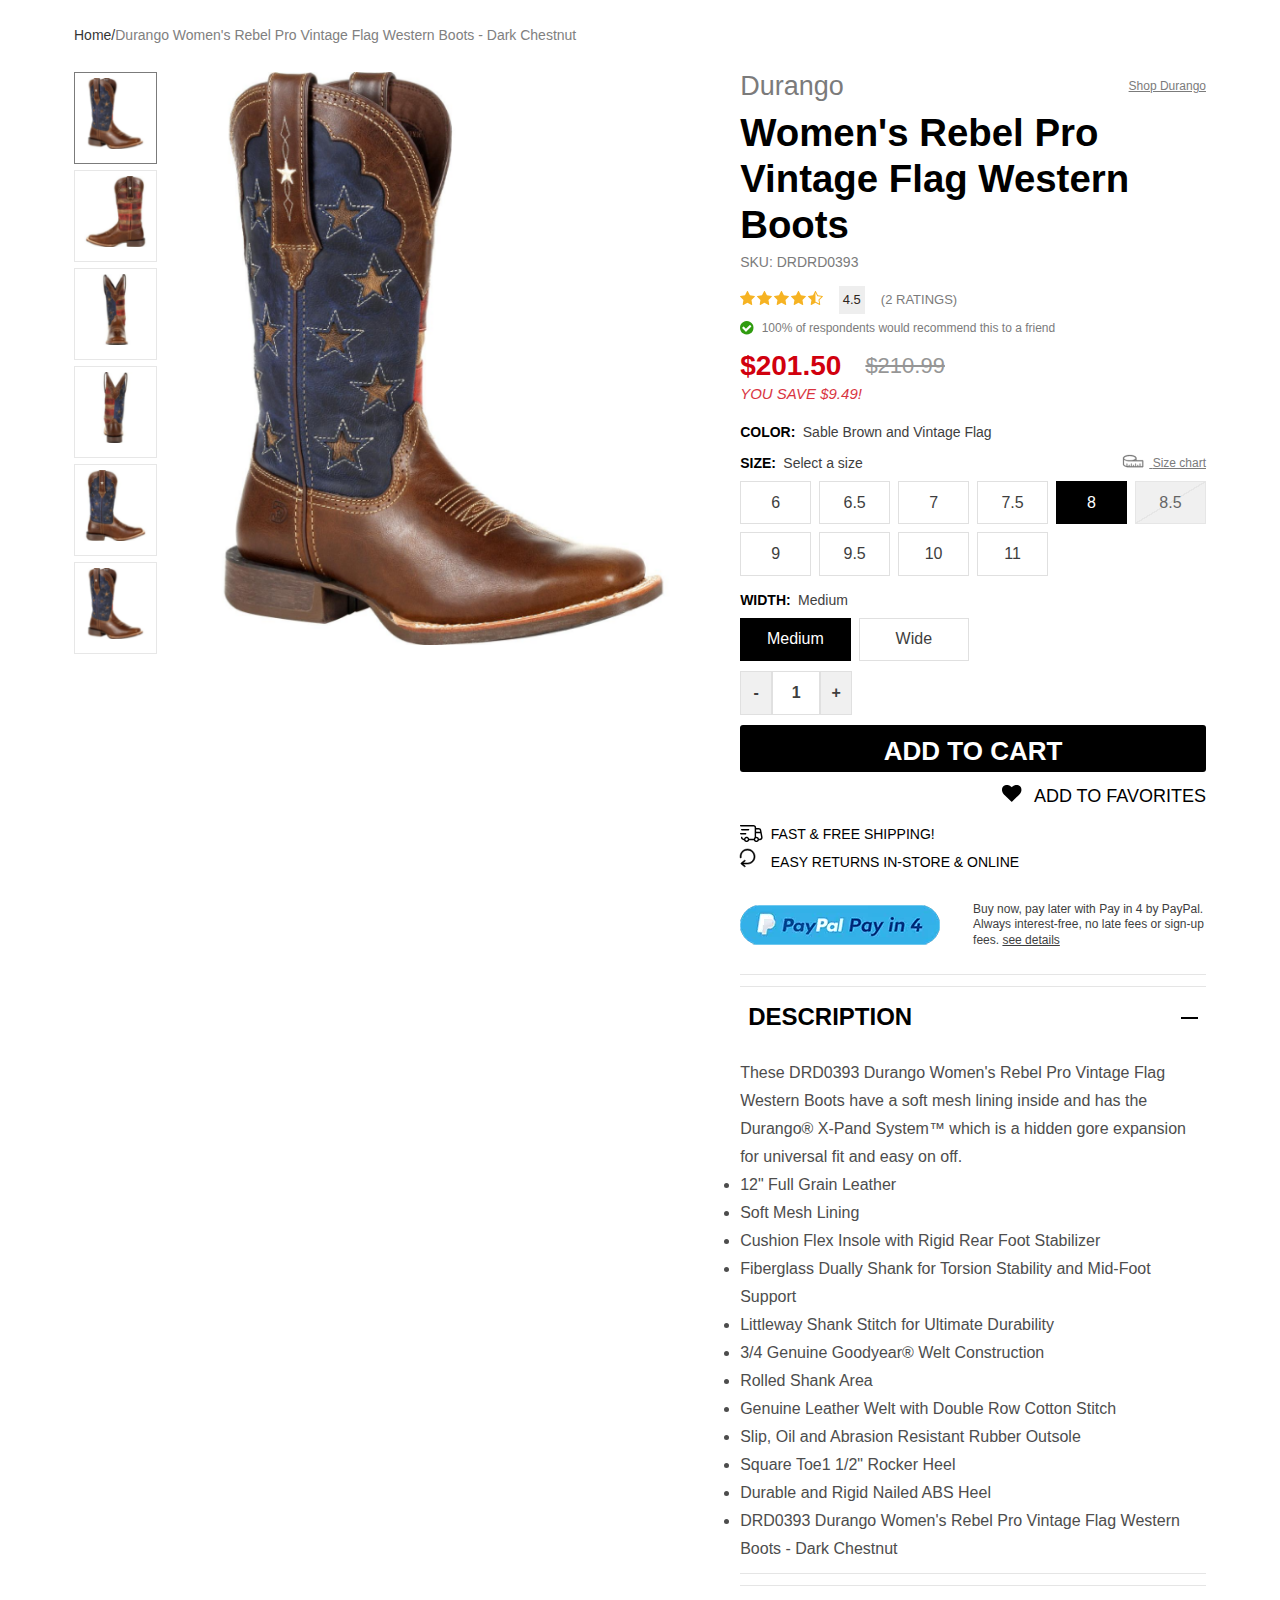
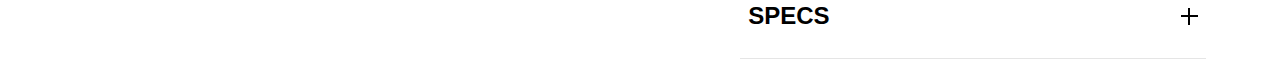
<file: pdp/pdp-mockup.html>
<!DOCTYPE html>
<!-- saved from url=(0095)https://www.elliottsboots.com/durango-womens-rebel-pro-vintage-flag-western-boots-dark-chestnut -->
<html xmlns:wairole="http://www.w3.org/2005/01/wai-rdf/GUIRoleTaxonomy#" xmlns:waistate="http://www.w3.org/2005/07/aaa" lang="en" xml:lang="en" class="mac-magic svg-magic" data-magic-ua="chrome" data-magic-ua-ver="128" data-magic-engine="webkit" data-magic-engine-ver="537.36" data-uw-w-loader="">
<head>
<meta http-equiv="Content-Type" content="text/html; charset=UTF-8">

<title>Durango Women's Rebel Pro Vintage Flag Western Boots - Dark Chestnut | elliottsboots</title>
<meta name="viewport" content="width=device-width, initial-scale=1">
<meta name="description" content=" These  DRD0393 Durango Women&#39;s Rebel Pro Vintage Flag Western Boots  have a soft mesh lining inside and has the Durango® X-Pand System which is a hidden gore expansion for universal fit and easy on off.  12&quot; Full Grain Leather  Soft Mesh Lining  Cushion Flex Insole with Rigid Rear Foot Stabilizer  Fiberglass Dually Shank for Torsion Stability and Mid-Foot Support  Littleway Shank Stitch for Ultimate Durability  3/4 Genuine Goodyear® Welt Construction  Rolled Shank Area  Genuine Leather Welt with Double Row Cotton Stitch  Slip, Oil and Abrasion Resistant Rubber Outsole  Square Toe  1 1/2&quot; Rocker Heel  Durable and Rigid Nailed ABS Heel DRD0393 Durango Women&#39;s Rebel Pro Vintage Flag Western Boots - Dark Chestnut ">
<meta name="keywords" content="DRD0393 Durango Women&#39;s Rebel Pro Vintage Flag Western Boots  Durango">
<meta name="viewport" content="width=device-width, initial-scale=1">
<link rel="shortcut icon" href="https://elliottsboots.sirv.com/favicon/12101/favicon.ico" mce_href="https://elliottsboots.sirv.com/favicon/12101/favicon.ico">
<link rel="apple-touch-icon-precomposed" href="https://www.elliottsboots.com/wcsstore/elliottsbootsSAS/images/favicon/12101/apple-icon-60x60.png" sizes="60x60">
<link rel="apple-touch-icon-precomposed" href="https://www.elliottsboots.com/wcsstore/elliottsbootsSAS/images/favicon/12101/apple-icon-72x72.png" sizes="72x72">
<link rel="apple-touch-icon-precomposed" href="https://www.elliottsboots.com/wcsstore/elliottsbootsSAS/images/favicon/12101/apple-icon-76x76.png" sizes="76x76">
<link rel="apple-touch-icon-precomposed" href="https://www.elliottsboots.com/wcsstore/elliottsbootsSAS/images/favicon/12101/apple-icon-114x114.png" sizes="114x114">
<link rel="apple-touch-icon-precomposed" href="https://www.elliottsboots.com/wcsstore/elliottsbootsSAS/images/favicon/12101/apple-icon-120x120.png" sizes="120x120">
<link rel="apple-touch-icon-precomposed" href="https://www.elliottsboots.com/wcsstore/elliottsbootsSAS/images/favicon/12101/apple-icon-144x144.png" sizes="144x144">
<link rel="apple-touch-icon-precomposed" href="https://www.elliottsboots.com/wcsstore/elliottsbootsSAS/images/favicon/12101/apple-icon-152x152.png" sizes="152x152">

<link rel="stylesheet" href="css/store_elliottsboots.1724876664.css" type="text/css">
<link rel="stylesheet" type="text/css" href="css/styles.css">
<link rel="stylesheet" type="text/css" href="css/font-awesome-5.css">

<style>
:root .uai,:root .ulsti,_::-webkit-full-page-media,_:future{outline-offset:-10px}.uw-s10-reading-guide{display:none;box-sizing:border-box;background:#000;width:40vw!important;min-width:200px!important;position:absolute!important;height:12px!important;border:solid 3px #fff300;border-radius:5px;top:20px;z-index:2147483647;transform:translateX(-50%)}.uw-s10-reading-guide__arrow{bottom:100%;left:50%;transform:translateX(-50%);width:20px;height:0;position:absolute}.uw-s10-reading-guide__arrow:after,.uw-s10-reading-guide__arrow:before{content:"";bottom:100%;left:50%;border:solid transparent;height:0;width:0;position:absolute;pointer-events:none}.uw-s10-reading-guide__arrow:after{border-bottom-color:#000;border-width:14px;margin-left:-14px}.uw-s10-reading-guide__arrow:before{border-bottom-color:#fff300;border-width:17px;margin-left:-17px}.uw-s10-left-ruler-guide,.uw-s10-right-ruler-guide{width:16px;height:9px;background:0 0;display:none;position:absolute!important;z-index:2147483647;transform:translateY(-50%)}.uw-s10-bottom-ruler-guide{width:36px;height:16px;background:0 0;display:none;position:absolute!important;z-index:2147483647;transform:translateX(-50%)}.usc{clip:rect(1px,1px,1px,1px);height:1px;width:1px;overflow:hidden;position:absolute!important;z-index:-1;opacity:0}.userway-s3-1{filter:invert(100%);-webkit-filter:invert(100%)}.userway-s3-1-white-bg{background:#fff!important}.userway-s3-1 iframe[name=userway]{filter:invert(1)!important}.userway-s3-1-ff{filter:invert(100%);-webkit-filter:invert(100%)}.userway-s3-3.userway-s6 [role=link],.userway-s3-3.userway-s6 [role=link] *,.userway-s3-3.userway-s6 a,.userway-s3-3.userway-s6 a *{color:#0000d3!important;background-color:#fff!important}.userway-s3-4-black{background-color:#888!important;color:#fff!important}.userway-s3-3.userway-s6 [role=link]:hover,.userway-s3-3.userway-s6 a:hover,.userway-s3-4-light{background-color:#fff!important;color:#000!important}.userway-s3-4{filter:grayscale(100%)!important;-webkit-filter:grayscale(100%)!important}.uiiw img,.ups img{max-width:100%!important}body .rvNotification{visibility:hidden!important}body .uwy{z-index:2147483647;position:fixed!important;transform:none!important}body .uwy .userway_buttons_wrapper{top:10px;position:fixed;display:-ms-flexbox;display:flex;-ms-flex-direction:column;flex-direction:column;-ms-flex-align:center;align-items:center}body .uwy .uai .userway_dictionary_popup_container.hidden,body .uwy .uai.hidden,body .uwy .ulsti .userway_dictionary_popup_container.hidden,body .uwy .ulsti.hidden,body .uwy .userway_buttons_wrapper.hidden{display:none}body .uwy .uai,body .uwy .ulsti{text-align:initial!important}body .uwy .lst-btn-text{font-size:15px;line-height:normal;color:#fff;font-weight:600;letter-spacing:-.1px}body .uwy .lst-btn-flag{border-radius:50%;background-position:center center;background-size:cover;background-repeat:no-repeat}body .uwy.hidden{display:none}body .uwy .uai:focus-within,body .uwy .ulsti:focus-within{outline:2px solid #0038ff!important;outline-offset:-2px!important;box-shadow:0 0 0 4px rgba(0,56,255,.22)!important}body .uwy.userway_p1 .userway_buttons_wrapper{top:13px;right:auto;bottom:auto;left:calc(100vw - 21px);transform:translate(-100%)}body .uwy.userway_p2 .userway_buttons_wrapper{top:50%;transform:translate(-100%,-50%);left:calc(100vw - 21px);-ms-flex-pack:center;justify-content:center;right:auto}body .uwy.userway_p3 .userway_buttons_wrapper{top:auto;bottom:13px;left:calc(100vw - 21px);right:auto;-ms-flex-pack:end;justify-content:end;transform:translate(-100%)}body .uwy.userway_p4 .userway_buttons_wrapper{top:auto;left:calc(50% - 22px);bottom:16px;right:auto;-ms-flex-pack:end;justify-content:end}body .uwy.userway_p4.userway_hidden{bottom:-30px;top:auto;right:auto}body .uwy.userway_p4.userway_hidden.uo{bottom:13px}body .uwy.userway_p4.userway_hidden .userway_buttons_wrapper{transform:translate(-50%,100%)}body .uwy.userway_p5 .userway_buttons_wrapper{top:auto;bottom:13px;left:13px;right:auto;-ms-flex-pack:end;justify-content:end}body .uwy.userway_p6 .userway_buttons_wrapper{top:50%;transform:translateY(-50%);left:13px;right:auto;bottom:auto;-ms-flex-pack:center;justify-content:center}body .uwy.userway_p7 .userway_buttons_wrapper{top:13px;left:13px;right:auto;bottom:auto}body .uwy.userway_p8 .userway_buttons_wrapper{top:13px;left:50%;transform:translate(-50%);right:auto;bottom:auto}body .uwy.userway_p8.userway_hidden .userway_buttons_wrapper{transform:translate(-50%,-100%)}body .uwy.userway_p8.userway_hidden.uo{top:10px}body .uwy.userway_p4 .userway_buttons_wrapper,body .uwy.userway_p8 .userway_buttons_wrapper{left:50vw;transform:translateX(-50%)}body .uwy.uon .uai,body .uwy.uon .ulsti{background:#007dd5!important}body .uwy .uai img,body .uwy .ulsti img,body .uwy.uon .uwif{display:block!important}body .uwy .userway_ft_iframe_wrapper,body .uwy.uon.umb .userway_buttons_wrapper,body .uwy.uon.usb .userway_buttons_wrapper{display:none}body .uwy .uai .ups.white .si_w,body .uwy .ulsti .ups.white .si_w,body .uwy.userway_ft_on .uit{display:block}body .uwy.uen .uai .userway_check_on,body .uwy.uen .ulsti .userway_check_on{opacity:1;visibility:visible;top:-4px;right:-4px}body .uwy .uit,body .uwy .uwif{position:fixed;top:0;left:0;bottom:0;right:0;width:100%!important;max-width:100%!important;height:100%!important;visibility:visible!important;opacity:0!important;background:0 0!important;border:none;margin:0;padding:0;overflow:hidden;z-index:inherit;display:none}body .uwy .uai,body .uwy .ulsti{cursor:pointer;background:#0048ff!important;border-radius:50%!important;padding:0;transition:.1s;display:-ms-flexbox;display:flex;-ms-flex-align:center;align-items:center;-ms-flex-pack:center;justify-content:center;width:44px;height:44px;position:relative}body .uwy .uai:active,body .uwy .uai:focus,body .uwy .uai:hover,body .uwy .ulsti:active,body .uwy .ulsti:focus,body .uwy .ulsti:hover{background:#007dd5}body .uwy .uai .ups,body .uwy .ulsti .ups{display:none;position:absolute;height:45px;width:45px;top:0;left:0;background-color:transparent!important;overflow:hidden;background-position:-48px -48px;background-size:140px;animation:uw_standard .75s infinite linear;transform-origin:50% 50% 0!important}body .uwy .uai .ups .si_w,body .uwy .ulsti .ups .si_w{display:block}body .uwy .uai .ups .si_b,body .uwy .uai .ups.white .si_b,body .uwy .ulsti .ups .si_b,body .uwy .ulsti .ups.white .si_b{display:none}body .uwy .uai .ups .si_b,body .uwy .uai .ups .si_w,body .uwy .ulsti .ups .si_b,body .uwy .ulsti .ups .si_w{max-width:100%}body .uwy .uai .usr,body .uwy .ulsti .usr{z-index:-1!important;position:absolute;top:-10px;right:-10px;bottom:-10px;left:-10px;display:inline-block;background-color:transparent!important}body .uwy .uai.uli .ui_w,body .uwy .uai.uli .ups .si_w,body .uwy .ulsti.uli .ui_w,body .uwy .ulsti.uli .ups .si_w{display:none}body .uwy .uai .ui_w,body .uwy .uai.uli .ui_b,body .uwy .uai.uli .ups .si_b,body .uwy .ulsti .ui_w,body .uwy .ulsti.uli .ui_b,body .uwy .ulsti.uli .ups .si_b{display:block}body .uwy .uai.userway_dark .ups .si_w,body .uwy .ulsti.userway_dark .ups .si_w{display:-ms-flexbox;display:flex}body .uwy .uai.userway_loading .ups,body .uwy .ulsti.userway_loading .ups{display:-ms-flexbox!important;display:flex!important;-ms-flex-flow:row nowrap;flex-flow:row nowrap;-ms-flex-pack:center;justify-content:center;-ms-flex-align:center;align-items:center}.uwy .uai .userway_dictionary_popup_container.hidden,.uwy .uai.hidden,.uwy .ulsti .userway_dictionary_popup_container.hidden,.uwy .ulsti.hidden,.uwy .userway_buttons_wrapper.hidden,body .uwy .uai .ui_b,body .uwy .uai.userway_dark .ups .si_b,body .uwy .uai.userway_loading .ui_b,body .uwy .uai.userway_loading .ui_w,body .uwy .ulsti .ui_b,body .uwy .ulsti.userway_dark .ups .si_b,body .uwy .ulsti.userway_loading .ui_b,body .uwy .ulsti.userway_loading .ui_w{display:none}.uwy .uai img:not(.userway_check_on),.uwy .ulsti img:not(.userway_check_on),body .uwy .uai img:not(.userway_check_on),body .uwy .ulsti img:not(.userway_check_on){width:44px;height:44px;display:block;padding:0!important;margin:0!important;background:0 0!important;border:none!important;opacity:1!important;visibility:visible!important}body .uwy .uai .userway_check_on,body .uwy .ulsti .userway_check_on{position:absolute;top:-7px;right:-4px;width:18px;height:20px;transition:.1s;opacity:0;visibility:hidden;background:0 0!important;border:none!important;padding:0!important;margin:0!important}body .uwy .lst-btn-flag{width:34px;height:34px}body .uwy.uts .uai,body .uwy.uts .ulsti,body .uwy.uts .ups{width:32px;height:32px}.uwy.uts .uai img:not(.userway_check_on),.uwy.uts .ulsti img:not(.userway_check_on),.uwy.uts .ups img:not(.userway_check_on),body .uwy.uts .uai img:not(.userway_check_on),body .uwy.uts .ulsti img:not(.userway_check_on),body .uwy.uts .ups img:not(.userway_check_on){width:32px;height:32px}body .uwy.uts .lst-btn-flag{height:25px;width:25px}body .uwy.utb .uai,body .uwy.utb .ulsti,body .uwy.utb .ups{width:64px;height:64px}.uwy.utb .uai img:not(.userway_check_on),.uwy.utb .ulsti img:not(.userway_check_on),.uwy.utb .ups img:not(.userway_check_on),body .uwy.utb .uai img:not(.userway_check_on),body .uwy.utb .ulsti img:not(.userway_check_on),body .uwy.utb .ups img:not(.userway_check_on){width:64px;height:64px;padding:0!important;margin:0!important;background:0 0!important;border:none!important;opacity:1!important;visibility:visible!important}body .uwy.utb .uai .userway_check_on,body .uwy.utb .ulsti .userway_check_on,body .uwy.utb .ups .userway_check_on{top:-2px;right:-2px;width:21px;height:21px}body .uwy.utb .lst-btn-flag{height:50px;width:50px}body .uwy.utb.userway_p1,body .uwy.utb.userway_p2,body .uwy.utb.userway_p3{right:30px}body .uwy.utb.userway_p3,body .uwy.utb.userway_p4,body .uwy.utb.userway_p5{bottom:30px}body .uwy.utb.userway_p4.userway_hidden{top:auto}body .uwy.utb.userway_p4.userway_hidden.uo{bottom:30px;margin:0!important}.uwy.uac.userway_p4.userway_hidden.uo .uai,.uwy.uac.userway_p4.userway_hidden.uo .ulsti,.uwy.uac.userway_p8.userway_hidden.uo .uai,.uwy.uac.userway_p8.userway_hidden.uo .ulsti,.uwy.utb.userway_p4.userway_hidden.uo .uai,.uwy.utb.userway_p4.userway_hidden.uo .ulsti,.uwy.utb.userway_p8.userway_hidden.uo .uai,.uwy.utb.userway_p8.userway_hidden.uo .ulsti,body .uwy.uac.userway_p4.userway_hidden.uo .uai,body .uwy.uac.userway_p4.userway_hidden.uo .ulsti,body .uwy.uac.userway_p8.userway_hidden.uo .uai,body .uwy.uac.userway_p8.userway_hidden.uo .ulsti,body .uwy.utb.userway_p4.userway_hidden.uo .uai,body .uwy.utb.userway_p4.userway_hidden.uo .ulsti,body .uwy.utb.userway_p8.userway_hidden.uo .uai,body .uwy.utb.userway_p8.userway_hidden.uo .ulsti{transform:translate(-50%,0%)}body .uwy.utb.userway_p4.userway_hidden .uai,body .uwy.utb.userway_p4.userway_hidden .ulsti{transform:translate(-50%,100%)}body .uwy.utb.userway_p8.userway_hidden{top:13px}body .uwy.utb.userway_p8.userway_hidden.uo{top:13px;margin:0}body .uwy.utb.userway_p8.userway_hidden .uai,body .uwy.utb.userway_p8.userway_hidden .ulsti{transform:translate(-50%,-100%)}body .uwy.utb.userway_p6,body .uwy.utb.userway_p7{left:11px}body .uwy.uac{border-radius:0!important}body .uwy.uac .uai{border-radius:10px!important;width:auto;height:auto;max-height:initial;max-width:initial;min-height:initial;min-width:initial}body .uwy.uac.userway_p1,body .uwy.uac.userway_p2,body .uwy.uac.userway_p3{right:50px}body .uwy.uac.userway_p1.userway_hidden .uai,body .uwy.uac.userway_p1.userway_hidden .ulsti,body .uwy.uac.userway_p2.userway_hidden .uai,body .uwy.uac.userway_p2.userway_hidden .ulsti,body .uwy.uac.userway_p3.userway_hidden .uai,body .uwy.uac.userway_p3.userway_hidden .ulsti{transform:translateX(95%)}body .uwy.uac.userway_p5,body .uwy.uac.userway_p6,body .uwy.uac.userway_p7{left:50px}body .uwy.uac.userway_p5.userway_hidden .uai,body .uwy.uac.userway_p5.userway_hidden .ulsti,body .uwy.uac.userway_p6.userway_hidden .uai,body .uwy.uac.userway_p6.userway_hidden .ulsti,body .uwy.uac.userway_p7.userway_hidden .uai,body .uwy.uac.userway_p7.userway_hidden .ulsti{transform:translateX(-95%)}body .uwy.uac.userway_p8.userway_hidden .uai,body .uwy.uac.userway_p8.userway_hidden .ulsti{transform:translate(-50%,-130%)}body .uwy.uac.userway_p4.userway_hidden .uai,body .uwy.uac.userway_p4.userway_hidden .ulsti{transform:translate(-50%,130%)}body .uwy.uac .uai.userway_loading{overflow:hidden}body .uwy.uac .uai.userway_loading:after{content:"";width:50%;height:4px;position:absolute;top:0;left:0;background-color:#fff;transform:translateX(-220%);animation:.9s linear infinite uw_block_loading}body .uwy.uac .uai.userway_loading .ups{display:none!important}body .uwy.uac .uai.userway_loading.uli:after{background-color:#000}body .uwy.uac .uhi{top:44px}body .uwy.userway_p1.userway_hidden .userway_buttons_wrapper,body .uwy.userway_p2.userway_hidden .userway_buttons_wrapper,body .uwy.userway_p3.userway_hidden .userway_buttons_wrapper{transform:translate(100%,-50%)}body .uwy.userway_p5.userway_hidden .userway_buttons_wrapper,body .uwy.userway_p6.userway_hidden .userway_buttons_wrapper,body .uwy.userway_p7.userway_hidden .userway_buttons_wrapper{transform:translate(-100%,-50%)}body .uwy.uac.utb.userway_hidden.userway_p4{bottom:35px}body .uwy .userway_buttons_wrapper{font-size:initial!important;transition:transform .4s!important}body .uwy:not(.uh) .uai:hover,body .uwy:not(.uh) .ulsti:hover,body .uwy:not(.uh).userway_p1 .uai:hover,body .uwy:not(.uh).userway_p1 .ulsti:hover,body .uwy:not(.uh).userway_p2 .uai:hover,body .uwy:not(.uh).userway_p2 .ulsti:hover,body .uwy:not(.uh).userway_p3 .uai:hover,body .uwy:not(.uh).userway_p3 .ulsti:hover,body .uwy:not(.uh).userway_p4 .uai:hover,body .uwy:not(.uh).userway_p4 .ulsti:hover,body .uwy:not(.uh).userway_p6 .uai:hover,body .uwy:not(.uh).userway_p6 .ulsti:hover,body .uwy:not(.uh).userway_p8 .uai:hover,body .uwy:not(.uh).userway_p8 .ulsti:hover{transform:scale(1.1)!important}body .uwy .uwaw-lang-list__circle{display:-ms-flexbox;display:flex;-ms-flex-pack:center;justify-content:center;-ms-flex-align:center;align-items:center;border-radius:50%;width:19px;height:19px;font-family:sans-serif;font-size:10px;color:#002481;background-color:#d8e3ff;border:1px solid #fff;position:absolute;left:-2px;top:-2px;padding:0}body .uwy.uen img .userway_check_on{opacity:1!important;visibility:visible!important}@media only screen and (max-device-width:1024px){body .uwy .uit,body .uwy .uwif{display:none!important;opacity:1!important;visibility:visible!important}body .uwy.uon,body .uwy.uon .uit,body .uwy.uon .uwif{display:block!important}body .uwy .ufiw{display:none!important;opacity:1!important;visibility:visible!important}}.uwaw-dictionary-tooltip{width:300px;cursor:default;opacity:0;visibility:hidden;transition:transform .15s ease,opacity .15s ease,visibility .15s ease;position:absolute}.uwaw-dictionary-tooltip_active{opacity:1;visibility:visible}.utb .uwaw-dictionary-tooltip{margin-left:50px}.uwaw-dictionary-tooltip__ii{background:#0a0910;position:relative;padding:16px 19px}.uwaw-dictionary-tooltip__ico{width:34px;height:34px;border-radius:50%;background:rgba(255,255,255,.16);margin-right:9px;-ms-flex-pack:center;justify-content:center}.uwaw-dictionary-tooltip__ico .no-fill{fill:none!important}.uwaw-dictionary-tooltip__close,.uwaw-dictionary-tooltip__ico,.uwaw-dictionary-tooltip__title{display:-ms-flexbox;display:flex;-ms-flex-align:center;align-items:center}.uwaw-dictionary-tooltip__title{color:#fff;font-size:14px;line-height:20px;letter-spacing:-.11px;font-weight:600;font-family:Metropolis,sans-serif;padding-bottom:9px}.uwaw-dictionary-tooltip__close{position:absolute;right:17px;top:22px;width:28px;height:28px;border-radius:50%;background:#fff;border:none;-ms-flex-pack:center;justify-content:center;transition:opacity .3s ease;cursor:pointer;padding:0}.uwaw-dictionary-tooltip__close:hover{opacity:.7}.uwaw-dictionary-tooltip__description{font-family:Metropolis,sans-serif;color:#afabc2;font-size:14px;line-height:20px;padding-right:20px}.uwaw-dictionary-tooltip__description strong{color:#fff;font-size:inherit;font-weight:700}.uwaw-dictionary-tooltip .dictionary-mobile-hidden-span{display:inline;color:inherit;font-size:inherit;font-family:inherit}@media (max-width:991px){.uwaw-dictionary-tooltip .dictionary-mobile-hidden-span{display:none}}.uwaw-dictionary-tooltip__tail{position:absolute}.uwaw-dictionary-tooltip__tail path{fill:#0a0910}.userway_p1 .uwaw-dictionary-tooltip,.userway_p2 .uwaw-dictionary-tooltip,.userway_p8 .uwaw-dictionary-tooltip{top:100%;right:0}.userway_p1 .uwaw-dictionary-tooltip__i,.userway_p2 .uwaw-dictionary-tooltip__i,.userway_p8 .uwaw-dictionary-tooltip__i{padding-top:20px}.userway_p1 .uwaw-dictionary-tooltip__ii,.userway_p2 .uwaw-dictionary-tooltip__ii,.userway_p8 .uwaw-dictionary-tooltip__ii{border-radius:14px 0 14px 14px}.userway_p1 .uwaw-dictionary-tooltip__tail,.userway_p2 .uwaw-dictionary-tooltip__tail,.userway_p8 .uwaw-dictionary-tooltip__tail{bottom:100%;right:0}.userway_p6 .uwaw-dictionary-tooltip,.userway_p7 .uwaw-dictionary-tooltip{top:100%;left:0}.userway_p6 .uwaw-dictionary-tooltip__i,.userway_p7 .uwaw-dictionary-tooltip__i{padding-top:20px}.userway_p6 .uwaw-dictionary-tooltip__ii,.userway_p7 .uwaw-dictionary-tooltip__ii{border-radius:0 14px 14px 14px}.userway_p6 .uwaw-dictionary-tooltip__tail,.userway_p7 .uwaw-dictionary-tooltip__tail{bottom:100%;left:0;transform:rotateY(180deg) translateY(1px)}.userway_p3 .uwaw-dictionary-tooltip,.userway_p4 .uwaw-dictionary-tooltip{bottom:100%;right:0}.userway_p3 .uwaw-dictionary-tooltip__i,.userway_p4 .uwaw-dictionary-tooltip__i{padding-bottom:20px}.userway_p3 .uwaw-dictionary-tooltip__ii,.userway_p4 .uwaw-dictionary-tooltip__ii{border-radius:14px 14px 0 14px}.userway_p3 .uwaw-dictionary-tooltip__tail,.userway_p4 .uwaw-dictionary-tooltip__tail{top:100%;right:0;transform:rotateX(180deg) translateY(5px)}.userway_p5 .uwaw-dictionary-tooltip{bottom:100%;left:0}.userway_p5 .uwaw-dictionary-tooltip__i{padding-bottom:20px}.userway_p5 .uwaw-dictionary-tooltip__ii{border-radius:14px 14px 14px 0}.userway_p5 .uwaw-dictionary-tooltip__tail{top:100%;left:0;transform:rotate(180deg) translateY(1px)}.uwy{z-index:2147483647;position:fixed!important;transform:none!important}.uwy .userway_buttons_wrapper{top:10px;position:fixed;display:-ms-flexbox;display:flex;-ms-flex-direction:column;flex-direction:column;-ms-flex-align:center;align-items:center}.uwy .uai,.uwy .ulsti{text-align:initial!important}.uwy .lst-btn-text{font-size:15px;line-height:normal;color:#fff;font-weight:600;letter-spacing:-.1px}.uwy .lst-btn-flag{border-radius:50%;background-position:center center;background-size:cover;background-repeat:no-repeat}.uwy.hidden{display:none}.uwy .uai:focus-within,.uwy .ulsti:focus-within{outline:2px solid #0038ff!important;outline-offset:-2px!important;box-shadow:0 0 0 4px rgba(0,56,255,.22)!important}.uwy.userway_p1 .userway_buttons_wrapper{top:13px;right:auto;bottom:auto;left:calc(100vw - 21px);transform:translate(-100%)}.uwy.userway_p2 .userway_buttons_wrapper{top:50%;transform:translate(-100%,-50%);left:calc(100vw - 21px);-ms-flex-pack:center;justify-content:center;right:auto}.uwy.userway_p3 .userway_buttons_wrapper{top:auto;bottom:13px;left:calc(100vw - 21px);right:auto;-ms-flex-pack:end;justify-content:end;transform:translate(-100%)}.uwy.userway_p4 .userway_buttons_wrapper{top:auto;left:calc(50% - 22px);bottom:16px;right:auto;-ms-flex-pack:end;justify-content:end}.uwy.userway_p4.userway_hidden{bottom:-30px;top:auto;right:auto}.uwy.userway_p4.userway_hidden.uo{bottom:13px}.uwy.userway_p4.userway_hidden .userway_buttons_wrapper{transform:translate(-50%,100%)}.uwy.userway_p5 .userway_buttons_wrapper{top:auto;bottom:13px;left:13px;right:auto;-ms-flex-pack:end;justify-content:end}.uwy.userway_p6 .userway_buttons_wrapper{top:50%;transform:translateY(-50%);left:13px;right:auto;bottom:auto;-ms-flex-pack:center;justify-content:center}.uwy.userway_p7 .userway_buttons_wrapper{top:13px;left:13px;right:auto;bottom:auto}.uwy.userway_p8 .userway_buttons_wrapper{top:13px;left:50%;transform:translate(-50%);right:auto;bottom:auto}.uwy.userway_p8.userway_hidden .userway_buttons_wrapper{transform:translate(-50%,-100%)}.uwy.userway_p8.userway_hidden.uo{top:10px}.uwy.userway_p4 .userway_buttons_wrapper,.uwy.userway_p8 .userway_buttons_wrapper{left:50vw;transform:translateX(-50%)}.uwy.uon .uai,.uwy.uon .ulsti{background:#007dd5!important}.uwy .uai img,.uwy .ulsti img,.uwy.uon .uwif{display:block!important}.uwy .userway_ft_iframe_wrapper,.uwy.uon.umb .userway_buttons_wrapper,.uwy.uon.usb .userway_buttons_wrapper{display:none}.uwy .uai .ups.white .si_w,.uwy .ulsti .ups.white .si_w,.uwy.userway_ft_on .uit{display:block}.uwy.uen .uai .userway_check_on,.uwy.uen .ulsti .userway_check_on{opacity:1;visibility:visible;top:-4px;right:-4px}.uwy .uit,.uwy .uwif{position:fixed;top:0;left:0;bottom:0;right:0;width:100%!important;max-width:100%!important;height:100%!important;visibility:visible!important;opacity:0!important;background:0 0!important;border:none;margin:0;padding:0;overflow:hidden;z-index:inherit;display:none}.uwy .uai,.uwy .ulsti{cursor:pointer;background:#0048ff!important;border-radius:50%!important;padding:0;transition:.1s;display:-ms-flexbox;display:flex;-ms-flex-align:center;align-items:center;-ms-flex-pack:center;justify-content:center;width:44px;height:44px;position:relative}.uwy .uai:active,.uwy .uai:focus,.uwy .uai:hover,.uwy .ulsti:active,.uwy .ulsti:focus,.uwy .ulsti:hover{background:#007dd5}.uwy .uai .ups,.uwy .ulsti .ups{display:none;position:absolute;height:45px;width:45px;top:0;left:0;background-color:transparent!important;overflow:hidden;background-position:-48px -48px;background-size:140px;animation:uw_standard .75s infinite linear;transform-origin:50% 50% 0!important}.uwy .uai .ups .si_w,.uwy .ulsti .ups .si_w{display:block}.uwy .uai .ups .si_b,.uwy .uai .ups.white .si_b,.uwy .ulsti .ups .si_b,.uwy .ulsti .ups.white .si_b{display:none}.uwy .uai .ups .si_b,.uwy .uai .ups .si_w,.uwy .ulsti .ups .si_b,.uwy .ulsti .ups .si_w{max-width:100%}.uwy .uai .usr,.uwy .ulsti .usr{z-index:-1!important;position:absolute;top:-10px;right:-10px;bottom:-10px;left:-10px;display:inline-block;background-color:transparent!important}.uwy .uai.uli .ui_w,.uwy .uai.uli .ups .si_w,.uwy .ulsti.uli .ui_w,.uwy .ulsti.uli .ups .si_w{display:none}.uwy .uai .ui_w,.uwy .uai.uli .ui_b,.uwy .uai.uli .ups .si_b,.uwy .ulsti .ui_w,.uwy .ulsti.uli .ui_b,.uwy .ulsti.uli .ups .si_b{display:block}.uwy .uai.userway_dark .ups .si_w,.uwy .ulsti.userway_dark .ups .si_w{display:-ms-flexbox;display:flex}.uwy .uai.userway_loading .ups,.uwy .ulsti.userway_loading .ups{display:-ms-flexbox!important;display:flex!important;-ms-flex-flow:row nowrap;flex-flow:row nowrap;-ms-flex-pack:center;justify-content:center;-ms-flex-align:center;align-items:center}.uwy .uai .ui_b,.uwy .uai.userway_dark .ups .si_b,.uwy .uai.userway_loading .ui_b,.uwy .uai.userway_loading .ui_w,.uwy .ulsti .ui_b,.uwy .ulsti.userway_dark .ups .si_b,.uwy .ulsti.userway_loading .ui_b,.uwy .ulsti.userway_loading .ui_w{display:none}.uwy .uai .userway_check_on,.uwy .ulsti .userway_check_on{position:absolute;top:-7px;right:-4px;width:18px;height:20px;transition:.1s;opacity:0;visibility:hidden;background:0 0!important;border:none!important;padding:0!important;margin:0!important}.uwy .lst-btn-flag{width:34px;height:34px}.uwy.uts .uai,.uwy.uts .ulsti,.uwy.uts .ups{width:32px;height:32px}.uwy.uts .lst-btn-flag{height:25px;width:25px}.uwy.utb .uai,.uwy.utb .ulsti,.uwy.utb .ups{width:64px;height:64px}.uwy.utb .uai .userway_check_on,.uwy.utb .ulsti .userway_check_on,.uwy.utb .ups .userway_check_on{top:-2px;right:-2px;width:21px;height:21px}.uwy.utb .lst-btn-flag{height:50px;width:50px}.uwy.utb.userway_p1,.uwy.utb.userway_p2,.uwy.utb.userway_p3{right:30px}.uwy.utb.userway_p3,.uwy.utb.userway_p4,.uwy.utb.userway_p5{bottom:30px}.uwy.utb.userway_p4.userway_hidden{top:auto}.uwy.utb.userway_p4.userway_hidden.uo{bottom:30px;margin:0!important}.uwy.utb.userway_p4.userway_hidden .uai,.uwy.utb.userway_p4.userway_hidden .ulsti{transform:translate(-50%,100%)}.uwy.utb.userway_p8.userway_hidden{top:13px}.uwy.utb.userway_p8.userway_hidden.uo{top:13px;margin:0}.uwy.utb.userway_p8.userway_hidden .uai,.uwy.utb.userway_p8.userway_hidden .ulsti{transform:translate(-50%,-100%)}.uwy.utb.userway_p6,.uwy.utb.userway_p7{left:11px}.uwy.uac{border-radius:0!important}.uwy.uac .uai{border-radius:10px!important;width:auto;height:auto;max-height:initial;max-width:initial;min-height:initial;min-width:initial}.uwy.uac.userway_p1,.uwy.uac.userway_p2,.uwy.uac.userway_p3{right:50px}.uwy.uac.userway_p1.userway_hidden .uai,.uwy.uac.userway_p1.userway_hidden .ulsti,.uwy.uac.userway_p2.userway_hidden .uai,.uwy.uac.userway_p2.userway_hidden .ulsti,.uwy.uac.userway_p3.userway_hidden .uai,.uwy.uac.userway_p3.userway_hidden .ulsti{transform:translateX(95%)}.uwy.uac.userway_p5,.uwy.uac.userway_p6,.uwy.uac.userway_p7{left:50px}.uwy.uac.userway_p5.userway_hidden .uai,.uwy.uac.userway_p5.userway_hidden .ulsti,.uwy.uac.userway_p6.userway_hidden .uai,.uwy.uac.userway_p6.userway_hidden .ulsti,.uwy.uac.userway_p7.userway_hidden .uai,.uwy.uac.userway_p7.userway_hidden .ulsti{transform:translateX(-95%)}.uwy.uac.userway_p8.userway_hidden .uai,.uwy.uac.userway_p8.userway_hidden .ulsti{transform:translate(-50%,-130%)}.uwy.uac.userway_p4.userway_hidden .uai,.uwy.uac.userway_p4.userway_hidden .ulsti{transform:translate(-50%,130%)}.uwy.uac .uai.userway_loading{overflow:hidden}.uwy.uac .uai.userway_loading:after{content:"";width:50%;height:4px;position:absolute;top:0;left:0;background-color:#fff;transform:translateX(-220%);animation:.9s linear infinite uw_block_loading}.uwy.uac .uai.userway_loading .ups{display:none!important}.uwy.uac .uai.userway_loading.uli:after{background-color:#000}.uwy.uac .uhi{top:44px}.uwy.userway_p1.userway_hidden .userway_buttons_wrapper,.uwy.userway_p2.userway_hidden .userway_buttons_wrapper,.uwy.userway_p3.userway_hidden .userway_buttons_wrapper{transform:translate(100%,-50%)}.uwy.userway_p5.userway_hidden .userway_buttons_wrapper,.uwy.userway_p6.userway_hidden .userway_buttons_wrapper,.uwy.userway_p7.userway_hidden .userway_buttons_wrapper{transform:translate(-100%,-50%)}.uwy.uac.utb.userway_hidden.userway_p4{bottom:35px}.uwy .userway_buttons_wrapper{font-size:initial!important;transition:transform .4s!important}.uwy:not(.uh) .uai:hover,.uwy:not(.uh) .ulsti:hover,.uwy:not(.uh).userway_p1 .uai:hover,.uwy:not(.uh).userway_p1 .ulsti:hover,.uwy:not(.uh).userway_p2 .uai:hover,.uwy:not(.uh).userway_p2 .ulsti:hover,.uwy:not(.uh).userway_p3 .uai:hover,.uwy:not(.uh).userway_p3 .ulsti:hover,.uwy:not(.uh).userway_p4 .uai:hover,.uwy:not(.uh).userway_p4 .ulsti:hover,.uwy:not(.uh).userway_p6 .uai:hover,.uwy:not(.uh).userway_p6 .ulsti:hover,.uwy:not(.uh).userway_p8 .uai:hover,.uwy:not(.uh).userway_p8 .ulsti:hover{transform:scale(1.1)!important}.uwy .uwaw-lang-list__circle{display:-ms-flexbox;display:flex;-ms-flex-pack:center;justify-content:center;-ms-flex-align:center;align-items:center;border-radius:50%;width:19px;height:19px;font-family:sans-serif;font-size:10px;color:#002481;background-color:#d8e3ff;border:1px solid #fff;position:absolute;left:-2px;top:-2px;padding:0}.uwy.uen img .userway_check_on{opacity:1!important;visibility:visible!important}@media only screen and (max-device-width:1024px){.uwy .uit,.uwy .uwif{display:none!important;opacity:1!important;visibility:visible!important}.uwy.uon,.uwy.uon .uit,.uwy.uon .uwif{display:block!important}.uwy .ufiw{display:none!important;opacity:1!important;visibility:visible!important}}.uw-sl{transition:background .1s ease;background:0 0;z-index:2147483638;position:fixed}.uw-sl:focus-within{width:100%;background:rgba(0,0,0,.25);z-index:2147483638;position:fixed;left:0;right:0;top:0;bottom:0}.uw-sl__item{box-sizing:border-box;left:38px;top:-70px;position:fixed!important;display:-ms-flexbox!important;display:flex!important;-ms-flex-align:center!important;align-items:center!important;-ms-flex-pack:justify!important;justify-content:space-between!important;background:#fff!important;border-radius:8px!important;border:2px solid #0038ff!important;max-width:315px;padding:0 15px 0 0!important;text-align:left!important;width:100%!important;height:63px!important;box-shadow:0 0 0 4px rgba(0,56,255,.22)!important;opacity:0;transition:top .2s,opacity .2s}.uw-sl__item:focus{top:40px;opacity:1;outline:1px solid rgba(255,255,255,0);background:#fff!important}.uw-sl__item:hover{background:#fff!important}.uw-sl__item__img{width:57px;display:-ms-flexbox;display:flex;-ms-flex-align:center;align-items:center;-ms-flex-pack:center;justify-content:center}.uw-sl__item__img svg{width:auto!important;height:auto!important}.uw-sl .uw-sl__e-icon path,.uw-sl__item__img path{fill:#000!important}.uw-sl .uw-sl__e-icon .no-fill,.uw-sl__item__img .no-fill{fill:none!important}.uw-sl .uw-sl__e-icon,.uw-sl__item__left,.uw-sl__item__title{display:-ms-flexbox!important;display:flex!important;-ms-flex-align:center!important;align-items:center!important}.uw-sl__item__title{font-size:14px;line-height:16px;font-weight:500!important;letter-spacing:-.06px;width:calc(100% - 53px);font-family:"Metropolis",Aria,Helvetica,sans-serif!important;color:#000;-ms-flex-pack:justify!important;justify-content:space-between!important}.uw-sl .uw-sl__e-icon,.uw-sl__item__left{-ms-flex-pack:start!important;justify-content:flex-start!important}.uw-sl .uw-sl__e-icon{-ms-flex-pack:center!important;justify-content:center!important;width:26px;height:27px}.accessibility-btn{border:2px solid #fff;padding:7px 8px;box-sizing:border-box;text-align:center;border-radius:6px;margin:5px}.uts .accessibility-btn{margin:4px;padding:5px;border:1.5px solid #fff}.utb .accessibility-btn{margin:5px;padding:7px 13px}.accessibility-btn__text{display:block;font-size:15px;line-height:normal!important;color:#fff;font-weight:600;letter-spacing:-.1px}.big-uw-icon .accessibility-btn__text,.utb .accessibility-btn__text{font-size:14px;letter-spacing:-.09px;line-height:1.27!important}.uts .accessibility-btn__text{font-size:11px;letter-spacing:-.07px;font-weight:700}.light .accessibility-btn__text,.uli .accessibility-btn__text{color:#000}.light .accessibility-btn,.uli .accessibility-btn{border-color:#000}.accessibility-btn-settings.accessibility-btn{margin:0}
</style>
  
<!-- custom styles by BlueSky for the PDP -->  
<link rel="stylesheet" type="text/css" href="css/pdp-mockup.css" />
</head>

<body data-new-gr-c-s-check-loaded="14.1194.0" data-gr-ext-installed="">

<!-- Begin Page -->
<div id="page">
	<div id="contentWrapper">
		<div class="product_page_content rowContainer " id="container_12701" role="main"> 
			
			<!-- breadcrumb row -->
			<div class="row margin-true">
				<div class="col12 slot1" data-slot-id="1">
					<div id="breadcrumb-container"> <span class="bc-home">Home</span><span class="bc-slash"> / </span><span class="bc-current">Durango Women's Rebel Pro Vintage Flag Western Boots - Dark Chestnut</span> </div>
				</div>
			</div>
			
			<!-- product main details row -->
			<div class="row margin-true product_pageDesign_pageGroup"> 
				
				<!-- product image column -->
				<div class="acol12 col7 ccol7 slot4" data-slot-id="4">
					<div id="image-container">
						<div id="image-thumbs">
							<div class="product-img-thumb active-image"><img src="images/ago.png"></div>
							<div class="product-img-thumb"><img src="images/agr.png"></div>
							<div class="product-img-thumb"><img src="images/agu.png"></div>
							<div class="product-img-thumb"><img src="images/agx.png"></div>
							<div class="product-img-thumb"><img src="images/aha.png"></div>
							<div class="product-img-thumb"><img src="images/ahd.png"></div>
						</div>
						<div class="product-img-main"><img src="images/agk.png"></div>
					</div>
				</div>
				
				<!-- product data column -->
				<div class="acol12 col5 ccol5 product-data"> 
					
					<!-- product brand -->
					<div id="brand">
						<div id="brand-name"> <span>Durango </span> </div>
						<div id="brand-shop-link"> <a href="#"><span>Shop Durango </span></a> </div>
					</div>
					
					<!-- product title -->
					<div id="product-title">
						<h1>Women's Rebel Pro Vintage Flag Western Boots</h1>
						<span id="product-sku">SKU: DRDRD0393</span> </div>
					
					<!-- product ratings -->
					<div id="product-ratings">
						<div class="rating-star-container">
							<div id="star1">
								<svg viewBox="0.003 1.123 14.935 14.002">
									<path d="M 3.373363733291626 15.07265377044678 C 3.012847661972046 15.25768184661865 2.604207277297974 14.93367481231689 2.67680835723877 14.52005481719971 L 3.451357841491699 10.1046667098999 L 0.1631521731615067 6.972033500671387 C -0.1438466012477875 6.678725719451904 0.01587573811411858 6.143136978149414 0.4274200201034546 6.085471153259277 L 4.999212741851807 5.435795307159424 L 7.037849903106689 1.396687269210815 C 7.221634864807129 1.032437443733215 7.719470024108887 1.032437443733215 7.903254985809326 1.396687269210815 L 9.941891670227051 5.435795307159424 L 14.51368427276611 6.085471153259277 C 14.9252290725708 6.143551826477051 15.08495044708252 6.679140090942383 14.77795314788818 6.972033500671387 L 11.48933219909668 10.10466575622559 L 12.26388168334961 14.52005481719971 C 12.33648300170898 14.93367481231689 11.92784309387207 15.25768184661865 11.56732654571533 15.07265377044678 L 7.469307899475098 12.96680641174316 L 3.372534036636353 15.07265377044678 Z"> </path>
								</svg>
							</div>
							<div id="star2">
								<svg class="afx" viewBox="0.003 1.123 14.935 14.002">
									<path id="afx" d="M 3.373363733291626 15.07265377044678 C 3.012847661972046 15.25768184661865 2.604207277297974 14.93367481231689 2.67680835723877 14.52005481719971 L 3.451357841491699 10.1046667098999 L 0.1631521731615067 6.972033500671387 C -0.1438466012477875 6.678725719451904 0.01587573811411858 6.143136978149414 0.4274200201034546 6.085471153259277 L 4.999212741851807 5.435795307159424 L 7.037849903106689 1.396687269210815 C 7.221634864807129 1.032437443733215 7.719470024108887 1.032437443733215 7.903254985809326 1.396687269210815 L 9.941891670227051 5.435795307159424 L 14.51368427276611 6.085471153259277 C 14.9252290725708 6.143551826477051 15.08495044708252 6.679140090942383 14.77795314788818 6.972033500671387 L 11.48933219909668 10.10466575622559 L 12.26388168334961 14.52005481719971 C 12.33648300170898 14.93367481231689 11.92784309387207 15.25768184661865 11.56732654571533 15.07265377044678 L 7.469307899475098 12.96680641174316 L 3.372534036636353 15.07265377044678 Z"> </path>
								</svg>
							</div>
							<div id="star3">
								<svg class="afz" viewBox="0.003 1.123 14.935 14.002">
									<path id="afz" d="M 3.373363733291626 15.07265377044678 C 3.012847661972046 15.25768184661865 2.604207277297974 14.93367481231689 2.67680835723877 14.52005481719971 L 3.451357841491699 10.1046667098999 L 0.1631521731615067 6.972033500671387 C -0.1438466012477875 6.678725719451904 0.01587573811411858 6.143136978149414 0.4274200201034546 6.085471153259277 L 4.999212741851807 5.435795307159424 L 7.037849903106689 1.396687269210815 C 7.221634864807129 1.032437443733215 7.719470024108887 1.032437443733215 7.903254985809326 1.396687269210815 L 9.941891670227051 5.435795307159424 L 14.51368427276611 6.085471153259277 C 14.9252290725708 6.143551826477051 15.08495044708252 6.679140090942383 14.77795314788818 6.972033500671387 L 11.48933219909668 10.10466575622559 L 12.26388168334961 14.52005481719971 C 12.33648300170898 14.93367481231689 11.92784309387207 15.25768184661865 11.56732654571533 15.07265377044678 L 7.469307899475098 12.96680641174316 L 3.372534036636353 15.07265377044678 Z"> </path>
								</svg>
							</div>
							<div id="star4">
								<svg class="agb" viewBox="0.003 1.123 14.935 14.002">
									<path id="agb" d="M 3.373363733291626 15.07265377044678 C 3.012847661972046 15.25768184661865 2.604207277297974 14.93367481231689 2.67680835723877 14.52005481719971 L 3.451357841491699 10.1046667098999 L 0.1631521731615067 6.972033500671387 C -0.1438466012477875 6.678725719451904 0.01587573811411858 6.143136978149414 0.4274200201034546 6.085471153259277 L 4.999212741851807 5.435795307159424 L 7.037849903106689 1.396687269210815 C 7.221634864807129 1.032437443733215 7.719470024108887 1.032437443733215 7.903254985809326 1.396687269210815 L 9.941891670227051 5.435795307159424 L 14.51368427276611 6.085471153259277 C 14.9252290725708 6.143551826477051 15.08495044708252 6.679140090942383 14.77795314788818 6.972033500671387 L 11.48933219909668 10.10466575622559 L 12.26388168334961 14.52005481719971 C 12.33648300170898 14.93367481231689 11.92784309387207 15.25768184661865 11.56732654571533 15.07265377044678 L 7.469307899475098 12.96680641174316 L 3.372534036636353 15.07265377044678 Z"> </path>
								</svg>
							</div>
							<div id="star5">
								<svg class="agd" viewBox="0.004 1.125 14.935 14.002">
									<path id="agd" d="M 4.999704360961914 5.436625480651855 L 7.038319110870361 1.397562146186829 C 7.118232250213623 1.231721878051758 7.285685539245605 1.12593674659729 7.469772338867188 1.12500011920929 C 7.640694618225098 1.125 7.811615943908691 1.215439200401306 7.903714656829834 1.397562146186829 L 9.942329406738281 5.436625480651855 L 14.51407146453857 6.086293697357178 C 14.749098777771 6.123045444488525 14.92590618133545 6.319959163665771 14.93722724914551 6.557572841644287 C 14.95003223419189 6.712937831878662 14.89157867431641 6.865709781646729 14.77833652496338 6.972846508026123 L 11.48975276947021 10.10544490814209 L 12.2642936706543 14.52078533172607 C 12.33689403533936 14.93439960479736 11.92825889587402 15.25840377807617 11.56774520874023 15.07337665557861 L 7.469772338867188 12.96755409240723 L 3.37304425239563 15.07337665557861 C 3.330273151397705 15.09568977355957 3.284409523010254 15.11149120330811 3.236970663070679 15.12025547027588 C 2.918774127960205 15.17626094818115 2.61343789100647 14.88295745849609 2.676911354064941 14.52078533172607 L 3.451452493667603 10.10544490814209 L 0.163698136806488 6.972846984863281 C 0.06068804860115051 6.874923229217529 0.002861011773347855 6.738692283630371 0.003977557178586721 6.596570014953613 C 0.004244367126375437 6.497322559356689 0.03133616223931313 6.399992942810059 0.08238603919744492 6.314881324768066 C 0.1569331586360931 6.190203189849854 0.2840567827224731 6.106115341186523 0.4279632568359375 6.086294651031494 L 4.999704837799072 5.436625957489014 Z M 7.469772338867188 11.88477420806885 C 7.544447422027588 11.88477420806885 7.61912202835083 11.90136814117432 7.686328411102295 11.93704509735107 L 11.12674999237061 13.704758644104 L 10.47915554046631 10.01127147674561 C 10.44823265075684 9.838624000549316 10.50531959533691 9.661913871765137 10.63140964508057 9.53999137878418 L 13.34375476837158 6.954593181610107 L 9.561488151550293 6.41693639755249 C 9.402545928955078 6.39291524887085 9.265496253967285 6.292453289031982 9.194753646850586 6.14810848236084 L 7.471846580505371 2.733406782150269 L 7.469772338867188 2.735896110534668 L 7.469772338867188 11.8835277557373 Z"> </path>
								</svg>
							</div>
						</div>
						<div id="rating-avg"> <span>4.5</span> </div>
						<div id="rating-total"> <span><a href="#">(2 ratings)</a></span> </div>
					</div>
					<div id="rating-recommend">
						<svg class="icon-green-checkmark" viewBox="0 0 13.5 13.5">
							<path id="icon-green-checkmark" d="M 11.28524971008301 5.326125144958496 C 11.28524971008301 5.162125110626221 11.23250007629395 5.027374744415283 11.1269998550415 4.921875 L 10.32712459564209 4.13100004196167 C 10.21587467193604 4.019750118255615 10.08399963378906 3.964125156402588 9.931499481201172 3.964125156402588 C 9.778999328613281 3.964125156402588 9.647125244140625 4.019750118255615 9.535874366760254 4.13100004196167 L 5.950124740600586 7.708125114440918 L 3.963749885559082 5.721750259399414 C 3.852499961853027 5.610500335693359 3.720624923706055 5.554875373840332 3.568124771118164 5.554875373840332 C 3.415624618530273 5.554875373840332 3.283749580383301 5.610500335693359 3.172499656677246 5.721750259399414 L 2.372624635696411 6.512625217437744 C 2.267124652862549 6.618125438690186 2.214374780654907 6.752875328063965 2.214374780654907 6.916874885559082 C 2.214374780654907 7.075124740600586 2.267124652862549 7.206999778747559 2.372624635696411 7.3125 L 5.55412483215332 10.49400043487549 C 5.665374279022217 10.60525035858154 5.797249794006348 10.66087532043457 5.949749946594238 10.66087532043457 C 6.107999324798584 10.66087532043457 6.242749214172363 10.60525035858154 6.353999137878418 10.49400043487549 L 11.12662410736084 5.721375465393066 C 11.23212432861328 5.615875244140625 11.28487396240234 5.484000205993652 11.28487396240234 5.325750350952148 Z M 13.5 6.75 C 13.5 7.974499702453613 13.19824981689453 9.103874206542969 12.59474945068359 10.13812446594238 C 11.99124908447266 11.17237567901611 11.17237377166748 11.99125003814697 10.13812446594238 12.59474945068359 C 9.103876113891602 13.19824981689453 7.97450065612793 13.49999809265137 6.75 13.5 C 5.52549934387207 13.50000190734863 4.396124362945557 13.19825077056885 3.361875057220459 12.59474945068359 C 2.327625751495361 11.99124813079834 1.508750796318054 11.17237281799316 0.9052500128746033 10.13812446594238 C 0.3017492890357971 9.103876113891602 -7.152557373046875e-07 7.974501609802246 0 6.75 C 7.152557373046875e-07 5.525498390197754 0.3017507195472717 4.39612340927124 0.9052500128746033 3.361875057220459 C 1.50874936580658 2.327626705169678 2.327624320983887 1.508751630783081 3.361875057220459 0.9052500128746033 C 4.396125793457031 0.3017483353614807 5.525500774383545 -1.668930167397775e-06 6.75 0 C 7.974499225616455 1.668930167397775e-06 9.103874206542969 0.3017516434192657 10.13812446594238 0.9052500128746033 C 11.17237567901611 1.508748292922974 11.99125003814697 2.32762336730957 12.59474945068359 3.361875057220459 C 13.1982479095459 4.396126747131348 13.49999809265137 5.525501251220703 13.5 6.75 Z"> </path>
						</svg>
						<span>100% of respondents would recommend this to a friend</span> </div>
					
					<!-- product price -->
					<div id="product-price">
						<div id="price-current"> <span class="price-sale">$201.50</span> </div>
						<div id="price">
							<div id="price-original"> <span>$210.99</span> </div>
						</div>
					</div>
					<div id="amt-saved"> <span>You save $9.49!</span> </div>
					
					<!-- product variations -->
					<div id="product-variation-color" class="product-variation-tag">
						<div> <span class="variation-label">Color:</span> <span class="variation-description">Sable Brown and Vintage Flag</span> </div>
					</div>
					<div id="product-variation-size" class="product-variation-tag">
						<div> <span class="variation-label">Size:</span> <span class="variation-description">Select a size</span> </div>
						<div id="size-chart">
							<div id="chart-link"> <a href="#">
								<svg viewBox="38.35 260.41 20 12.093">
									<path d="M 57.88260650634766 265.6563110351562 L 51.71061325073242 265.6563110351562 L 51.71061325073242 263.5005187988281 C 51.71061325073242 261.7386779785156 48.83871459960938 260.4099731445312 45.03029632568359 260.4099731445312 C 41.22187423706055 260.4099731445312 38.3499755859375 261.7386474609375 38.3499755859375 263.5005187988281 L 38.3499755859375 269.4118347167969 C 38.3499755859375 271.1736755371094 41.22187423706055 272.5025634765625 45.03029632568359 272.5025634765625 L 57.88260650634766 272.5025634765625 C 58.14070129394531 272.5025634765625 58.3499755859375 272.2932739257812 58.3499755859375 272.0351867675781 L 58.3499755859375 266.1236572265625 C 58.3499755859375 265.8655700683594 58.14070129394531 265.6563110351562 57.88260650634766 265.6563110351562 Z M 49.90165710449219 265.6563110351562 C 50.23374938964844 265.4952087402344 50.52780914306641 265.3172302246094 50.77590179443359 265.1234741210938 L 50.77590179443359 265.6563110351562 L 49.90165710449219 265.6563110351562 Z M 45.03011703491211 261.3447265625 C 48.41603469848633 261.3447265625 50.77568817138672 262.4808044433594 50.77568817138672 263.5005187988281 C 50.77568817138672 264.5201721191406 48.41603469848633 265.6564636230469 45.03011703491211 265.6564636230469 C 41.64419937133789 265.6564636230469 39.2845458984375 264.5203857421875 39.2845458984375 263.5005187988281 C 39.2845458984375 262.4808959960938 41.64402389526367 261.3447265625 45.03011703491211 261.3447265625 Z M 57.41505432128906 271.567626953125 L 55.4739875793457 271.567626953125 L 55.4739875793457 269.1347961425781 C 55.4739875793457 268.9503479003906 55.3245964050293 268.8009643554688 55.14015197753906 268.8009643554688 C 54.95571136474609 268.8009643554688 54.80631256103516 268.9503479003906 54.80631256103516 269.1347961425781 L 54.80631256103516 271.567626953125 L 53.32782745361328 271.567626953125 L 53.32782745361328 270.412841796875 C 53.32782745361328 270.2283935546875 53.17843627929688 270.0790100097656 52.99399185180664 270.0790100097656 C 52.80954742431641 270.0790100097656 52.66015243530273 270.2283935546875 52.66015243530273 270.412841796875 L 52.66015243530273 271.567626953125 L 51.18167114257812 271.567626953125 L 51.18160247802734 269.1347961425781 C 51.18160247802734 268.9503479003906 51.03220748901367 268.8009643554688 50.84776306152344 268.8009643554688 C 50.6633186340332 268.8009643554688 50.51392364501953 268.9503479003906 50.51392364501953 269.1347961425781 L 50.51392364501953 271.567626953125 L 49.03530120849609 271.5676879882812 L 49.03530120849609 270.4129028320312 C 49.03530120849609 270.2284545898438 48.88590621948242 270.0790710449219 48.70146179199219 270.0790710449219 C 48.51701736450195 270.0790710449219 48.36762237548828 270.2284545898438 48.36762237548828 270.4129028320312 L 48.36762237548828 271.5676879882812 L 46.88914108276367 271.5676879882812 L 46.88914108276367 269.1348571777344 C 46.88914108276367 268.950439453125 46.73974990844727 268.801025390625 46.55530548095703 268.801025390625 C 46.37085723876953 268.801025390625 46.22146606445312 268.9504089355469 46.22146606445312 269.1348571777344 L 46.22146606445312 271.5676879882812 L 45.03008270263672 271.5677795410156 C 44.93341064453125 271.5677795410156 44.83791732788086 271.5665893554688 44.74298095703125 271.564697265625 L 44.74298095703125 270.412841796875 C 44.74298095703125 270.2283935546875 44.59358978271484 270.0790100097656 44.40914535522461 270.0790100097656 C 44.22469711303711 270.0790100097656 44.0753059387207 270.2283935546875 44.0753059387207 270.412841796875 L 44.0753059387207 271.5365295410156 C 43.54839324951172 271.5019836425781 43.05404663085938 271.4390258789062 42.59682464599609 271.354248046875 L 42.59682464599609 269.1349182128906 C 42.59682464599609 268.9504699707031 42.44743347167969 268.8010559082031 42.26298522949219 268.8010559082031 C 42.07854080200195 268.8010559082031 41.92914581298828 268.9504699707031 41.92914581298828 269.1349182128906 L 41.92914581298828 271.2088012695312 C 40.28987121582031 270.7923278808594 39.28443908691406 270.0775146484375 39.28443908691406 269.4119567871094 L 39.28443908691406 265.1236877441406 C 40.42879867553711 266.0170593261719 42.52649307250977 266.5908203125 45.02858734130859 266.5911254882812 C 45.02914428710938 266.5911254882812 45.02949142456055 266.5912475585938 45.03004837036133 266.5912475585938 L 57.41498565673828 266.5912475585938 L 57.41505432128906 271.567626953125 Z"> </path>
								</svg>
								<span>Size chart</span> </a> </div>
						</div>
					</div>
					
					<!-- product size selection -->
					<div id="size-options">
						<ul class="options-list">
							<li><a href="#">6</a></li>
							<li><a href="#">6.5</a></li>
							<li><a href="#">7</a></li>
							<li><a href="#">7.5</a></li>
							<li class="selected-option"><a href="#">8</a></li>
							<li class="size-unavailable"><a href="#">8.5</a></li>
							<li><a href="#">9</a></li>
							<li><a href="#">9.5</a></li>
							<li><a href="#">10</a></li>
							<li><a href="#">11</a></li>
						</ul>
					</div>
					
					<!-- product width -->
					<div id="product-variation-width" class="product-variation-tag">
						<div> <span class="variation-label">Width:</span> <span class="variation-description">Medium</span> </div>
					</div>
					
					<!-- product width selection -->
					<div id="width-options">
						<ul class="options-list">
							<li class="selected-option"><a href="#">Medium</a></li>
							<li><a href="#">Wide</a></li>
						</ul>
					</div>
					
					<!-- product qty -->
					<div id="product-qty">
						<ul class="options-list">
							<li class="qty-control"><a href="#">-</a></li>
							<li><a href="#">1</a></li>
							<li class="qty-control"><a href="#">+</a></li>
						</ul>
					</div>
					
					<!-- product add to cart button -->
					<div id="add-to-cart">
						<button type="submit">Add to Cart</button>
					</div>
					
					<!-- product add to favorites -->
					<div id="add-to-favs"> <a href="#">
						<svg class="acs" viewBox="0 0 19.448 16.671">
							<path id="acs" d="M 9.724452972412109 16.67041397094727 C 9.536446571350098 16.67041397094727 9.377253532409668 16.605224609375 9.24687385559082 16.47484588623047 L 2.474332094192505 9.941633224487305 C 2.401938915252686 9.883647918701172 2.302533149719238 9.789644241333008 2.1761155128479 9.659625053405762 C 2.049697637557983 9.529604911804199 1.848905920982361 9.29261589050293 1.573739886283875 8.948657035827637 C 1.298573851585388 8.60469913482666 1.052581191062927 8.251917839050293 0.8357617855072021 7.890313148498535 C 0.6189424395561218 7.528708457946777 0.4253538250923157 7.090928077697754 0.2549957931041718 6.576972007751465 C 0.08463780581951141 6.063015460968018 -0.0003611116553656757 5.563827037811279 -9.728203167469474e-07 5.079406261444092 C -9.728203167469474e-07 3.487477540969849 0.4593893885612488 2.242927551269531 1.378170251846313 1.345756649971008 C 2.296951055526733 0.4485858976840973 3.566892385482788 3.434800817103678e-07 5.187994956970215 0 C 5.636760711669922 0 6.094350337982178 0.07779562473297119 6.560763835906982 0.2333868891000748 C 7.027176856994629 0.3889781534671783 7.461356163024902 0.5987741947174072 7.863300323486328 0.8627750873565674 C 8.265244483947754 1.126775979995728 8.610642433166504 1.374569416046143 8.899494171142578 1.606155633926392 C 9.188346862792969 1.837741851806641 9.463332176208496 2.083734512329102 9.724452972412109 2.344133615493774 C 9.984851837158203 2.083734512329102 10.25983715057373 1.837741851806641 10.54940986633301 1.606155633926392 C 10.8389835357666 1.374569416046143 11.18456077575684 1.126775979995728 11.58614540100098 0.8627750873565674 C 11.98773002624512 0.5987741947174072 12.42190742492676 0.3889782130718231 12.88868236541748 0.233386904001236 C 13.35545539855957 0.07779562473297119 13.81286525726318 0 14.26090908050537 0 C 15.88165187835693 0 17.15141296386719 0.4485853910446167 18.07019424438477 1.34575629234314 C 18.98897361755371 2.242927074432373 19.44836616516113 3.487476825714111 19.44836616516113 5.079406261444092 C 19.44836616516113 6.67853832244873 18.61998558044434 8.306483268737793 16.96322631835938 9.963242530822754 L 10.20148849487305 16.47538375854492 C 10.0711088180542 16.60576438903809 9.911916732788086 16.67095375061035 9.723909378051758 16.67095375061035 Z"> </path>
						</svg>
						<span>Add to Favorites</span> </a> </div>
					
					<!-- product shipping -->
					<div id="shipping-returns">
						<div class="sr-container" id="sr-shipping">
							<div class="icon-truck">
								<svg class="truck" viewBox="12.499 162.5 22.633 17.12">
									<path id="" d="M 35.06053924560547 174.4951782226562 L 33.77883529663086 167.6463928222656 C 33.6645622253418 167.0262603759766 33.33694839477539 166.465576171875 32.85264587402344 166.0616912841797 C 32.36833572387695 165.6578369140625 31.75799179077148 165.4362030029297 31.12736892700195 165.4352111816406 L 28.64223480224609 165.4352111816406 L 28.64223480224609 165.1905975341797 C 28.64223480224609 164.4769897460938 28.35873413085938 163.7926483154297 27.85416984558105 163.2880554199219 C 27.34961128234863 162.7835083007812 26.66526031494141 162.4999847412109 25.95163154602051 162.4999847412109 L 13.2324275970459 162.4999847412109 C 12.97025394439697 162.4999847412109 12.72802066802979 162.639892578125 12.59691715240479 162.8668975830078 C 12.4658260345459 163.0939483642578 12.4658260345459 163.3736877441406 12.59691715240479 163.6007080078125 C 12.72800540924072 163.8277435302734 12.97023487091064 163.9675750732422 13.2324275970459 163.9675750732422 L 25.95163154602051 163.9675750732422 C 26.27595329284668 163.9675750732422 26.58706665039062 164.0964660644531 26.81644058227539 164.3257904052734 C 27.0457592010498 164.5551910400391 27.17463493347168 164.8662719726562 27.17463493347168 165.1905975341797 L 27.17463493347168 174.8767700195312 C 26.75942039489746 175.21875 26.45895385742188 175.6796722412109 26.31364059448242 176.1976013183594 L 21.676025390625 176.1976013183594 C 21.46590423583984 175.4427947998047 20.93496322631836 174.8183135986328 20.22378540039062 174.4895477294922 C 19.51268196105957 174.1607055664062 18.69297981262207 174.1607055664062 17.98187446594238 174.4895477294922 C 17.27069854736328 174.8183135986328 16.7397575378418 175.4427947998047 16.52963638305664 176.1976013183594 L 16.16762924194336 176.1976013183594 C 15.8433084487915 176.1976013183594 15.53219699859619 176.0687408447266 15.30281925201416 175.8394165039062 C 15.07350254058838 175.6100158691406 14.9446268081665 175.2989501953125 14.9446268081665 174.974609375 C 14.9446268081665 174.7124481201172 14.8047456741333 174.4701995849609 14.57772827148438 174.3390960693359 C 14.35069847106934 174.2079925537109 14.07095527648926 174.2079925537109 13.84392547607422 174.3390960693359 C 13.61689758300781 174.4701690673828 13.47702598571777 174.7124176025391 13.47702598571777 174.974609375 C 13.47702598571777 175.6882629394531 13.76052665710449 176.3725738525391 14.2650899887085 176.8771514892578 C 14.76964855194092 177.3816986083984 15.45400142669678 177.6652069091797 16.16762924194336 177.6652069091797 L 16.52963638305664 177.6652069091797 C 16.7397575378418 178.4200439453125 17.27069854736328 179.0445251464844 17.98187446594238 179.3732757568359 C 18.69297981262207 179.7021331787109 19.51268196105957 179.7021331787109 20.22378540039062 179.3732757568359 C 20.93496322631836 179.0445251464844 21.46590423583984 178.4200439453125 21.676025390625 177.6652069091797 L 26.31364059448242 177.6652069091797 C 26.52376365661621 178.4200439453125 27.05470275878906 179.0445251464844 27.7658805847168 179.3732757568359 C 28.47698402404785 179.7021331787109 29.29668617248535 179.7021331787109 30.00779151916504 179.3732757568359 C 30.71896743774414 179.0445251464844 31.24990463256836 178.4200439453125 31.46002578735352 177.6652069091797 L 32.43842697143555 177.6652069091797 C 33.23543167114258 177.6629180908203 33.99064254760742 177.3087158203125 34.50206756591797 176.6973571777344 C 35.01336288452148 176.0860137939453 35.2285270690918 175.280029296875 35.0899543762207 174.4951782226562 L 35.06053924560547 174.4951782226562 Z M 19.10282897949219 178.1544036865234 C 18.77851104736328 178.1544036865234 18.46739768981934 178.0255279541016 18.23802185058594 177.7962341308594 C 18.00870704650879 177.5668487548828 17.87982940673828 177.2557373046875 17.87982940673828 176.9314117431641 C 17.87982940673828 176.6070709228516 18.00870132446289 176.2959594726562 18.23802185058594 176.0666046142578 C 18.4674186706543 175.8372802734375 18.77851104736328 175.7083892822266 19.10282897949219 175.7083892822266 C 19.42715072631836 175.7083892822266 19.7382640838623 175.8372802734375 19.9676399230957 176.0666046142578 C 20.19695472717285 176.2959899902344 20.32583236694336 176.6070709228516 20.32583236694336 176.9314117431641 C 20.32583236694336 177.2557373046875 20.19696044921875 177.5668487548828 19.9676399230957 177.7962341308594 C 19.73824501037598 178.0255279541016 19.42715072631836 178.1544036865234 19.10282897949219 178.1544036865234 Z M 31.16650772094727 166.9028015136719 C 31.44979476928711 166.8997497558594 31.72519302368164 166.9959106445312 31.94494247436523 167.1746063232422 C 32.16477203369141 167.3533325195312 32.31513214111328 167.6032867431641 32.36993789672852 167.8811798095703 L 32.63410568237305 169.3194427490234 L 28.64223480224609 169.3194427490234 L 28.64223480224609 166.9028015136719 L 31.16650772094727 166.9028015136719 Z M 28.8868350982666 178.1544036865234 C 28.5625171661377 178.1544036865234 28.25140190124512 178.0255279541016 28.02202606201172 177.7962341308594 C 27.7927074432373 177.5668487548828 27.6638355255127 177.2557373046875 27.6638355255127 176.9314117431641 C 27.6638355255127 176.6070709228516 27.79270553588867 176.2959594726562 28.02202606201172 176.0666046142578 C 28.25142288208008 175.8372802734375 28.56251525878906 175.7083892822266 28.8868350982666 175.7083892822266 C 29.21115875244141 175.7083892822266 29.52227020263672 175.8372802734375 29.75164222717285 176.0666046142578 C 29.98095893859863 176.2959899902344 30.10983276367188 176.6070709228516 30.10983276367188 176.9314117431641 C 30.10983276367188 177.2557373046875 29.9809627532959 177.5668487548828 29.75164222717285 177.7962341308594 C 29.52224349975586 178.0255279541016 29.21115875244141 178.1544036865234 28.8868350982666 178.1544036865234 Z M 33.34833908081055 175.75732421875 C 33.11123657226562 176.0519104003906 32.74769973754883 176.215576171875 32.36993789672852 176.1976013183594 L 31.39153671264648 176.1976013183594 C 31.2325439453125 175.6367034912109 30.89568328857422 175.1426086425781 30.43155288696289 174.7897033691406 C 29.96750068664551 174.4367980957031 29.40133476257324 174.2441864013672 28.81834602355957 174.2407989501953 C 28.73686408996582 174.2354583740234 28.65523338317871 174.2354583740234 28.5737476348877 174.2407989501953 L 28.5737476348877 170.81640625 L 32.89827346801758 170.81640625 L 33.61251068115234 174.7300109863281 C 33.68978881835938 175.0948944091797 33.59209823608398 175.4749603271484 33.34833908081055 175.75732421875 Z"> </path>
								</svg>
								<svg class="truck-line1" viewBox="62.499 362.5 8.316 1.468">
									<path id="" d="M 70.08123016357422 363.967529296875 C 70.34339141845703 363.967529296875 70.58562469482422 363.8276977539062 70.71672821044922 363.6007080078125 C 70.84781646728516 363.3735961914062 70.84781646728516 363.0939331054688 70.71672821044922 362.866943359375 C 70.58563995361328 362.6398315429688 70.34339904785156 362.5 70.08123016357422 362.5 L 63.23241806030273 362.5 C 62.97024917602539 362.5 62.7280158996582 362.6398315429688 62.5969123840332 362.866943359375 C 62.46581649780273 363.0939331054688 62.46581649780273 363.3735961914062 62.5969123840332 363.6007080078125 C 62.72800827026367 363.8276977539062 62.9702262878418 363.967529296875 63.23241806030273 363.967529296875 L 70.08123016357422 363.967529296875 Z"> </path>
								</svg>
								<svg class="truck-line2" viewBox="12.499 562.5 6.36 1.468">
									<path id="" d="M 18.85823059082031 563.233642578125 C 18.8557071685791 563.0398559570312 18.77758979797363 562.8547973632812 18.64053726196289 562.7176513671875 C 18.5034065246582 562.58056640625 18.31827163696289 562.5025024414062 18.12442970275879 562.4999389648438 L 13.2324275970459 562.4999389648438 C 12.97025394439697 562.4999389648438 12.72802066802979 562.6398315429688 12.59691715240479 562.8668823242188 C 12.4658260345459 563.0938110351562 12.4658260345459 563.37353515625 12.59691715240479 563.6006469726562 C 12.72800540924072 563.8276977539062 12.97023487091064 563.9674682617188 13.2324275970459 563.9674682617188 L 18.12442970275879 563.9674682617188 C 18.31827354431152 563.9650268554688 18.50340461730957 563.8869018554688 18.64053726196289 563.7498779296875 C 18.77758979797363 563.6126708984375 18.8557071685791 563.4276123046875 18.85823059082031 563.233642578125 Z"> </path>
								</svg>
							</div>
							<span class="sr-message">Fast & Free Shipping!</span> </div>
						<div class="sr-container" id="sr-returns">
							<div class="icon-rewind">
								<svg viewBox="148.082 63.53 14.624 17.36">
									<path d="M 160.5146789550781 65.64178466796875 C 159.1320495605469 64.27989959716797 157.3020324707031 63.53000640869141 155.3612670898438 63.53000640869141 C 154.0355987548828 63.53000640869141 152.7361145019531 63.88734817504883 151.6031951904297 64.5633544921875 C 149.2539215087891 65.96535491943359 147.9113159179688 68.57154846191406 148.0993347167969 71.36513519287109 L 148.1277618408203 71.78630065917969 C 148.1488952636719 72.10092926025391 148.4208221435547 72.33933258056641 148.7359619140625 72.31758880615234 C 149.0505828857422 72.29634857177734 149.2885437011719 72.02407073974609 149.2671813964844 71.70932769775391 L 149.2387542724609 71.28821563720703 C 149.0797882080078 68.9256591796875 150.2100982666016 66.7247314453125 152.1884613037109 65.54393768310547 C 153.1444549560547 64.97353363037109 154.2415161132812 64.67198944091797 155.3612976074219 64.67198944091797 C 158.7266845703125 64.67198944091797 161.5084533691406 67.40863800048828 161.5625 70.77255249023438 C 161.5890960693359 72.43680572509766 160.9578552246094 74.01593017578125 159.7849884033203 75.21955108642578 C 158.6342163085938 76.40022277832031 157.1090240478516 77.05917358398438 155.4900970458984 77.07487487792969 C 155.0836486816406 77.07871246337891 152.5148010253906 77.07714080810547 151.0227203369141 77.07588195800781 L 153.0351409912109 75.41876220703125 C 153.2786712646484 75.21833038330078 153.3134765625 74.85834503173828 153.1129608154297 74.61481475830078 C 152.9125213623047 74.37142181396484 152.5527038574219 74.33660888671875 152.3091430664062 74.53701782226562 L 149.0662536621094 77.20747375488281 C 148.9345245361328 77.31599426269531 148.8582611083984 77.47772216796875 148.8582611083984 77.64830780029297 C 148.8582611083984 77.81896209716797 148.9345397949219 77.98069000244141 149.0662536621094 78.08914947509766 L 152.3091430664062 80.75959777832031 C 152.4155731201172 80.84719848632812 152.5440673828125 80.88979339599609 152.671875 80.88979339599609 C 152.8365783691406 80.88979339599609 153.0000457763672 80.81888580322266 153.1129608154297 80.68180847167969 C 153.3134918212891 80.43827819824219 153.2786712646484 80.07840728759766 153.0351409912109 79.87786865234375 L 151.0193176269531 78.21783447265625 C 151.8029022216797 78.21852874755859 152.8819274902344 78.21928405761719 153.7917175292969 78.21928405761719 C 154.6171417236328 78.21928405761719 155.3028259277344 78.21858978271484 155.5014343261719 78.21675109863281 C 157.4264678955078 78.19805145263672 159.2384338378906 77.416748046875 160.6030426025391 76.0164794921875 C 161.9898834228516 74.59356689453125 162.7361755371094 72.72472381591797 162.7044525146484 70.75419616699219 C 162.6732330322266 68.81781005859375 161.8956756591797 67.00212860107422 160.5146942138672 65.64173889160156 Z"> </path>
								</svg>
							</div>
							<span class="sr-message">Easy Returns in-store & online</span> </div>
					</div>
					
					<!-- product paypal -->
					<div id="paypal-pmt"> <img src="images/paypal.png" alt="PayPal">
						<div id="paypal-message"> <span>Buy now, pay later with Pay in 4 by PayPal. Always interest-free, no late fees or sign-up fees.</span> <a href="https://www.elliottsboots.com/pay-in-4-with-paypal">see details</a> </div>
					</div>
					
					<!-- product description -->
					<div>
						<hr class="thin-line">
					</div>
					<div class="accordion-title">
						<h2>Description</h2>
						<div class="accordion-toggle">
							<svg class="toggle-open" viewBox="0 0 17 2">
								<path d="M 0 0 L 17 0"> </path>
							</svg>
						</div>
					</div>
					<div id="accordion-text">
						<p>These DRD0393 Durango Women's Rebel Pro Vintage Flag Western Boots have a soft mesh lining inside and has the Durango® X-Pand System™ which is a hidden gore expansion for universal fit and easy on off.</p>
						<ul>
							<li>12&quot; Full Grain Leather</li>
							<li>Soft Mesh Lining</li>
							<li>Cushion Flex Insole with Rigid Rear Foot Stabilizer</li>
							<li>Fiberglass Dually Shank for Torsion Stability and Mid-Foot Support</li>
							<li>Littleway Shank Stitch for Ultimate Durability</li>
							<li>3/4 Genuine Goodyear® Welt Construction</li>
							<li>Rolled Shank Area</li>
							<li>Genuine Leather Welt with Double Row Cotton Stitch</li>
							<li>Slip, Oil and Abrasion Resistant Rubber Outsole</li>
							<li>Square Toe1 1/2&quot; Rocker Heel</li>
							<li>Durable and Rigid Nailed ABS Heel</li>
							<li>DRD0393 Durango Women's Rebel Pro Vintage Flag Western Boots - Dark Chestnut</li>
						</ul>
					</div>
					
					<!-- product specs -->
					<div>
						<hr class="thin-line">
					</div>
					<div class="accordion-title">
						<h2>Specs</h2>
						<div class="accordion-toggle">
							<svg class="toggle-open" viewBox="0 0 17 2">
								<path d="M 0 0 L 17 0"> </path>
							</svg>
							<svg class="toggle-closed" viewBox="0 0 2 17">
								<path d="M 0 17 L 0 0"> </path>
							</svg>
						</div>
					</div>
					<div>
						<hr class="thin-line">
					</div>
					
					<!-- end product details column --> 
					
				</div>
			</div>
		</div>
	</div>
	
	<!-- END ProductPageContainer.jsp --> 
</div>
</body>
</html>
</file>
<file: pdp/css/store_elliottsboots.1724876664.css>
@charset "UTF-8";#ResendActivationForm span.strongtext label,#box{display:block}.sign_in_registration .forgot_password_container{width:100%;float:left}.sign_in_registration .forgot_password_container .align{height:160px}.sign_in_registration .forgot_password_container #WC_ActivationResendForm_div_7{height:270px}.sign_in_registration .forgot_password_container #WC_PasswordUpdateForm_div_7{height:205px}.sign_in_registration .forgot_password_content{width:100%;font-size:12px}.sign_in_registration .forgot_password_header_return{background:url(../images/colors/color1/forgot_password.png);background-repeat:no-repeat;width:773px;height:44px}.sign_in_registration .forgot_password_align{padding:5px 5px 30px 59px;border-left:solid 1px #c9d3de;border-right:solid 1px #c9d3de}.sign_in_registration .update_password_align{padding:5px 5px 10px 59px;border-left:solid 1px #c9d3de;border-right:solid 1px #c9d3de;height:180px}#WC_AccountDisplay_div_23 ul{padding-left:15px}.headingtext{float:left}.quick_drop{float:left;width:44.5%}.sign_in_registration .form .content .align{padding:5px 15px;border-left:solid 1px #e5e5e5;border-right:solid 1px #e5e5e5;height:auto}.sign_in_registration .header_registration{background:url(../images/colors/color1/registration_header.png);background-repeat:no-repeat;width:773px;height:44px}.sign_in_registration .heading{padding:17px 5px 0 59px}.registration_header{color:#777;font-size:16px;font-weight:400}.checkbox_label_registration{padding-left:10px;vertical-align:middle}.sign_in_registration #resendActivationLink{margin:10px 0}.checkbox_registration{float:left}#box{min-height:400px;padding:0;margin:0;word-wrap:break-word}#box.myAccountMarginRight{margin-bottom:10px;margin-top:10px}#box .body,#box_1 .body{float:none;border-left:solid 1px #e5e5e5;border-right:solid 1px #e5e5e5;border-bottom:solid 1px #e5e5e5;margin:0;padding:0 8px}#box .body .title{font-weight:700;padding-bottom:2px}#box .content_text{font-size:12px}#box .contentgrad_header,#box_1 .contentgrad_header{height:33px;background:url(../images/colors/color1/box_grad_header_tile.png);background-repeat:repeat-x;margin:0 auto}#box .contentgrad_header .left_corner,#box_1 .contentgrad_header .left_corner{float:left;background:url(../images/colors/color1/box_grad_header_left.png) no-repeat;width:9px;height:33px}#box .contentgrad_header .right_corner,#box_1 .contentgrad_header .right_corner{float:right;background:url(../images/colors/color1/box_grad_header_right.png) no-repeat;width:10px;height:33px}#total_breakdown{float:right;padding:5px 9px 10px 0;text-align:right;display:inline-block;vertical-align:top}#total_breakdown .promotion_button,#total_breakdown .promotion_code,#total_breakdown .promotion_input{display:inline-block;vertical-align:middle}#total_breakdown #order_total{float:left;min-width:165px}#total_breakdown #order_total .total_details{text-align:right;padding-right:14px}#total_breakdown #order_total .total_figures{text-align:right;font-family:Arial,Helvetica,sans-serif;font-size:12px}#total_breakdown #promotions{float:left;padding-right:20px;padding-top:3px}#total_breakdown .promotion_code{height:23px;padding-right:4px;padding-top:3px}#total_breakdown .promotion_input{height:23px;padding-right:5px}#total_breakdown .promotion_input input{height:16px;font-family:Arial;color:#4D4D4D}#total_breakdown .promotion_button>br{display:none}#total_breakdown .promotion_used{clear:both;float:left;padding-right:5px;text-align:left}#total_breakdown .promotion_delete{float:right;width:80px;padding-left:3px;text-align:left!important}#order_details{clear:both;padding-bottom:10px;margin-top:5px}#order_details tr th div .italic{font-style:italic;color:#4d4d4d}.remove_address_link,.wallet_item_details_link{color:#4D4D4D}#order_details .strong_content,.strong{color:#777;font-weight:700}#order_details .align_center{text-align:center}#order_details .align_left{text-align:left}#order_details .shipAddress{min-width:100px;max-width:150px;word-wrap:break-word}#order_details .shipMethod{min-width:110px;max-width:200px}#order_details .requestedShippingDate{width:12%;padding-right:4px}#order_details .expedite{text-align:left;width:10%}#order_details .received{text-align:center;padding-right:8px;width:90px}#order_details .avail{text-align:left;width:90px;padding-right:4px}#order_details .QTY{text-align:center;width:40px}#order_details .QTY .short{width:20px}#order_details .each{font-family:Arial,Helvetica,sans-serif;text-align:right;width:70px}#order_details .each .short{width:50px}#order_details .total{font-family:arial,helvetica,sans-serif;text-align:right;width:70px}#order_details .total .short{width:50px}#order_details .purchase_date{width:100px;padding-left:8px;text-align:left}#order_details .regmemo_textarea{margin-bottom:2px;margin-right:-7px}#order_details th{height:18px;vertical-align:top;padding:0;font-weight:700}#order_details tr.nested th{border-bottom:1px solid #e5e5e5;height:19px;vertical-align:top;padding-top:1px;padding-bottom:4px;line-height:18px}#order_details td{border-bottom:2px dotted #e5e5e5;font-weight:400;padding:8px 0;text-align:left;vertical-align:top}#order_details .img{float:left;padding-right:7px}#order_details div[id^=WC_OrderItemDetailsf_div_1_],#order_details div[id^=WC_OrderItemDetailsSummaryf_div_1_],#order_details div[id^=WC_OrderItemDetails_div_1_],#order_details div[id^=WC_MSOrderItemDetailsSummaryf_div_1_],#order_details div[id^=WC_MSOrderItemDetails_div_1_]{width:94px;text-align:center}#order_details div[id^=WC_OrderItemDetailsf_div_1_] img,#order_details div[id^=WC_OrderItemDetailsSummaryf_div_1_] img,#order_details div[id^=WC_OrderItemDetails_div_1_] img,#order_details div[id^=WC_MSOrderItemDetailsSummaryf_div_1_] img,#order_details div[id^=WC_MSOrderItemDetails_div_1_] img{width:100%}#order_details div[id^=WC_OrderItemDetailsf_div_2_]{width:220px}#order_details .product_specs{margin-left:16px}.shipping_billing_img_padding{overflow-x:scroll}.shipping_billing_img_padding #order_details .itemspecs a.discount{padding-left:0}#order_details #WC_OrderItemDetailsf_div_1_1.img{margin-bottom:11px}#order_details .itemspecs{float:left;vertical-align:middle}#order_details .itemspecs a.discount{padding-left:70px}#order_details .itemspecs .icon_link{vertical-align:top}.info_icon{padding-left:5px}#order_details .th_align_left_normal{min-width:120px;border-bottom:2px dotted #E5E5E5;font-weight:400;padding:6px 0;text-align:left;vertical-align:top}#order_details .th_align_left_normal .itemspecs{padding-right:10px}#order_details .th_align_left_no_bottom{border-bottom:0}#order_details .th_align_left_dotted_top_solid_bottom{border-top:1px dashed #e5e5e5!important;font-weight:400;padding:6px 7px;vertical-align:top;border-bottom:1px solid #e5e5e5!important;text-align:right}#order_details .align_right,.each,.total{text-align:right;padding-top:10px}#order_details input{font-family:Arial;color:#4D4D4D}.order_details_my_account{padding:4px 0}#box.shopping_cart_box{min-height:240px;font-size:12px;color:#4d4d4d;font-family:Arial}#box.shopping_cart_box .espot_checkout_bottom_right{margin-left:580px}#box.shopping_cart_box .espot_payment{display:inline-block}div#shopping_cart_product_table_tall{font-size:12px;color:#4d4d4d;line-height:0;margin-bottom:0}div#scheduling_options{line-height:2}#customers_new_or_returning{padding-top:15px}#customers_new_or_returning .returning{float:left;text-align:left!important;padding:10px 0 52px 20px;width:220px;border-left:2px dotted #e5e5e5;position:relative}#customers_new_or_returning .new{float:left;padding:10px 20px 73px 0;text-align:left!important;width:220px;position:relative}#customers_new_or_returning .new_returning_button{text-align:left!important;padding:10px 0 0;width:220px;position:absolute;bottom:0}#customers_new_or_returning h2{font-size:12px;font-weight:700;color:#777}#customers_new_or_returning input{font-family:Arial;color:#4D4D4D}#unregistered_form{font-size:12px}@media (min-width:960px){#unregistered_form .col1_bill{border-right:2px dotted #e5e5e5}#unregistered_form .col2_ship{float:left}}#unregistered_form .col1_bill{padding-left:8px;padding-right:25px;margin-right:50px}.col1_bill>h2,.col2_ship>h2{color:#777;font-weight:700;font-size:14px;padding-bottom:10px}#unregistered_form .col2_ship{padding-left:8px}.sixpixels{float:left;height:10px;padding-left:6px}.denote_required_field{margin:15px 0}.required-field{width:8px;color:red;padding-top:2px;display:inline}.form_input{width:185px}.button_right_side_message{padding:0 0 0 10px;display:inline-block;vertical-align:middle;font-size:14px;color:#777}#box .header_element_align{display:inline-block;margin:9px 7px;vertical-align:middle}#location .location_select{margin-right:15px;float:left}#location .location_select_form{padding-right:0;height:30px}#location .location_select_button{padding-top:13px;padding-left:5px;margin-left:5px;display:block}#box .content_header{padding:10px;border-right:solid 1px #e5e5e5;border-left:solid 1px #e5e5e5}#box .content_header .shipping_info_espot{float:left}.instruction{font-size:14px;margin-bottom:10px}#box .content_footer,#box_1 .content_footer{height:39px;background:url(../images/colors/color1/box_footer_tile1.png);background-repeat:repeat-x;border-right:solid 1px #e5e5e5;border-left:solid 1px #e5e5e5}#box .espot_checkout_bottom{padding-bottom:20px;padding-left:10px;font-size:12px}#box .espot_checkout_bottom .espot_checkout_bottom_right{margin-left:800px}.content_wrapper .content_left_shadow .content_right_shadow .main_content .container_full_width .espot_checkout_top{margin-left:740px;padding-top:5px;display:block;font-size:12px}.content_wrapper .content_left_shadow .content_right_shadow .main_content .container_full_width .gift_header .espot_checkout_top{position:relative;top:-35px}#box .content_footer .left_corner,#box_1 .content_footer .left_corner{float:left;background:url(../images/colors/color1/box_footer_left1.png) no-repeat;width:11px;height:39px}#box .content_footer .right_corner,#box_1 .content_footer .right_corner{float:right;background:url(../images/colors/color1/box_footer_right1.png) no-repeat;width:11px;height:39px}.button_footer_line{padding-top:18px;padding-bottom:8px;float:left}.button_footer_line_csr{float:right}.no_float{float:none}.content_footer .button_footer_line{padding-top:2px}.store_locator_title{font-size:22px;color:#CA4200;padding-bottom:5px}div#your_store_list .text_padding{padding:10px 0;font-size:14px}#bopis_table,#bopis_table1{padding-bottom:4px;margin-top:5px}#bopis_table th,#bopis_table1 th{border-bottom:1px solid #e5e5e5;height:18px;vertical-align:top;text-align:left;color:#777;font-weight:700}#bopis_table td{padding:6px 0;vertical-align:top}#bopis_table .dotted_bottom_border{border-bottom:1px dotted #E5E5E5}#bopis_table td.avail img{vertical-align:middle}#bopis_table1 .dotted_bottom_border{border-bottom:2px dotted #E5E5E5}#bopis_table1 td{padding:6px 10px 0 0;vertical-align:top}#bopis_table1 td.avail img{vertical-align:middle}#bopis_table1 input{margin-right:16px;margin-left:8px}#checkout_crumb .crumb{color:#59677d;font-size:12px;font-weight:400;padding:15px 7px 7px 0}#checkout_crumb .crumb a{text-decoration:none;font-weight:400}#checkout_crumb .crumb h1{font-size:12px}#checkout_crumb .crumb p{color:#4d4d4d}#checkout_crumb .crumb .on{color:#59677d;font-weight:700;font-size:12px}#checkout_crumb .continue_shopping{float:right;padding-right:8px;padding-top:15px}.step_on{font-weight:700}.step_arrow{background:url(../images/colors/color1/bar.gif) no-repeat;height:12px;width:16px;display:inline-block}#box .main_header{background:url(../images/colors/color1/box_header_tile1.png);background-repeat:repeat-x}#box .main_header:after{content:"";display:block;clear:both}#box .main_header .left_corner{float:left;background:url(../images/colors/color1/box_header_left1.png) no-repeat;width:11px;height:33px}#box .main_header .right_corner{float:right;background:url(../images/colors/color1/box_header_right1.png) no-repeat;width:11px;height:33px}#box .main_header_text{height:33px;line-height:33px;margin:0;padding:0;white-space:nowrap;font-size:16px;color:#777}#shipping{padding-left:0;font-size:12px}#shipping .title{font-weight:700;color:#777}#shipping .shipping_address{clear:left;float:left;padding:10px 50px 5px 0}#shipping .shipping_method{padding:10px 0 5px 3px}#shipping .shipping_method .dropdown{padding-bottom:5px}#shipping .shipping_method .checkbox .element{padding:0;margin:0;border:none}.billing_border,.top_border{border-top:1px solid #e5e5e5}#shipping .shipping_method .checkbox .text{font-family:Arial;font-size:12px;vertical-align:20%;padding-bottom:5px;color:#4d4d4d}div.free_gifts_block{float:left;width:691px}#shipping div.free_gifts_block{width:917px}#box .main_header .left_corner_straight{float:left;background:url(../images/colors/color1/box_header_left_straight.png) no-repeat;width:11px;height:33px}#box .main_header .right_corner_straight{float:right;background:url(../images/colors/color1/box_header_right_straight.png) no-repeat;width:11px;height:33px}.editAddressLink,.newShippingAddressButton{color:#006ECC}.payment_heading{font-weight:700;width:150px;color:#777;font-size:12px;padding-top:5px}#billing .billing_address_container,.billing .billing_address_container{float:left;min-width:100px;max-width:200px;word-wrap:break-word}.card_info{display:inline-block;width:300px}.card_info .col1{float:left;width:365px;padding-top:5px}.card_info .col1 .card_number{width:160px;float:left}.card_info .col1 .date{display:block;padding-top:5px}.card_info .col1 span input{font-family:Arial,Verdana,Helvetica,sans-serif;font-size:12px}.card_info .month_year{float:left;padding-right:18px}.card_info select{width:63px}.card_info a{font-family:Verdana;font-size:8pt;color:#404040;text-decoration:none;padding-left:4px;line-height:19px;vertical-align:top}#four-grid .item .price,#four-grid-espot .item .price,#four-grid-wishlist .item .price,#horizontal_grid div.item_container td.price .price,.listPrice,.tooltip_popup_price{font-family:arial,helvetica,sans-serif}.card_info a:hover,.hover_underline a:hover,a.hover_underline:hover{text-decoration:underline}.billing_method .payment_amount,.card_info .payment_amount{color:#777;font-weight:700;padding-top:5px}.visaCVV2{position:relative;bottom:5px}.order_link{color:#006ECC}#centered_single_column_form{width:240px;font-size:12px}#centered_single_column_form h1{color:#777;font-weight:700;font-size:14px;padding-bottom:10px}#centered_single_column_form_footer{padding-right:25px;padding-top:10px;text-align:left}#shipping .shipping_address_summary{float:left;padding:10px 100px 5px 3px}#shipping .shipping_method_summary{float:left;padding:10px 0 5px 3px}#box .contentline{height:8px;background-repeat:repeat-x;border-left:solid 1px #e5e5e5;border-right:solid 1px #e5e5e5}#billing_method,#billing_summary,.billing_address,.billing_method,.billing_summary{padding:10px 30px 0 0;font-size:12px}#billing_method,#billing_summary .title,#purchase_order .title,.billing_address .title,.billing_method .title,.billing_summary .title{color:#777}#billing_summary .billing_address,.billing_summary .billing_address{float:left;padding:0 83px 5px 3px;width:170px}#billing_summary .billing_method,.billing_summary .billing_method{float:left;padding:0 5px 5px 0;width:320px}.shipping_billing_height{height:100%}#purchase_order{padding:0 0 0 3px}#WC_OrderShippingBillingConfirmationPage_div_21,#WC_SingleShipmentSummary_div_21{margin-top:10px}#WC_OrderShippingBillingConfirmationPage_div_4 h1{padding:0}.billing_address,.description_fixedwidth,.itemspecs,.shipping_address,.shipping_address_content,.shipping_address_nester{line-height:18px}#billing summary .profile,.billing_summary .profile,.shipping_address .profile,.shipping_address_content .profile,.shipping_address_nester .profile{padding-bottom:10px}.price{font-family:arial,helvetica,sans-serif!important}.offerprice{color:#CA4200}.order_print_signup{line-height:32px;padding:18px 2px 8px;font-size:12px;color:#4d4d4d}.button_footer_line .left{padding-left:5px}.button_side_message{padding-left:10px;padding-top:6px;float:left;font-size:14px;color:#777}#WC_CheckoutPaymentAndBillingAddressSummaryf_div_6,#WC_UnregisteredCheckout_div_9,#checkoutsms{font-size:12px}.breadcrumb_current{color:#CA4200;font-weight:700}#breadcrumb .on{color:#CA4200;font-size:22px}.top_border{float:right}.space{height:6px}textarea{padding:2px;border:1px solid #bfbfbf;overflow:auto}.checkbox{padding-bottom:3px;margin-top:3px;margin-right:4px;height:13px;border:none;vertical-align:middle;line-height:0}.button_left_padding{margin-left:6px}.error_msg{color:red;padding-bottom:10px;display:block}.no_bottom_border{border-bottom:0}div.widget_site_popup>.middle>.content_left_border>.content_right_border>.content>.body>#radio_choices{padding:8px 17px 0 9px}div#radio_choices div{margin-bottom:6px}div#radio_choices div input{margin:0;vertical-align:top}div.widget_site_popup>.middle>.content_left_border>.content_right_border>.content>.body>#free_gifts_table{height:260px;overflow-y:auto;overflow-x:hidden}div.widget_site_popup>.middle>.content_left_border>.content_right_border>.content>.footer>.button_container>.button_secondary{display:block;float:right}div#free_gifts_table div.gifts_wrapper{padding-bottom:10px;border-top:1px solid #c6d0dc}.definingAttributes .attBorder,div.info_table{border-top:1px solid #e5e5e5}div.gifts_wrapper div.gift_item_container{border-bottom:1px solid #c9d3de}#box .my_account .body,.my_account .content{border-left:solid 1px #e5e5e5;border-right:solid 1px #e5e5e5;border-bottom:solid 1px #e5e5e5}div.gift_item_container div.selection{float:left;padding:34px 5px 6px;width:25px}div.gift_item_container div.image{float:left;padding:6px 5px;width:70px}div.gift_item_container div.image>img{width:100%}div.gift_item_container div.product_info{float:left;padding:6px 5px;width:250px}div.gift_item_container div.product_info h2{font-size:10px!important}div.gift_item_container div.price{float:left;padding:6px 5px;text-align:right;width:50px}.product_info p.online_availability{padding-top:5px}.my_account{width:100%;padding:0;margin:0;float:left}.my_account .info{padding:8px}.my_account .content{display:block}.my_account_content_bold{font-weight:700;color:#777;font-size:12px}.my_account legend{white-space:normal;display:table}.status_msg{color:#777;font-weight:700}#box .my_account .body{margin:0;padding:0 8px;display:block;font-size:12px;color:#4d4d4d;min-height:150px}#Register input,#WC_AccountForm_div_9 input,#my_account_billing input,#shipAddr input,div.info_table{margin-bottom:10px}div.info_table{border-left:1px solid #e5e5e5;border-right:1px solid #e5e5e5;border-radius:5px;display:-moz-inline-block;display:inline-block;zoom:1}div.info_table div.row{border-bottom:1px solid #e5e5e5}div.info_table div.row div.info_content,div.info_table div.row div.info_content1,div.info_table div.row div.label,div.info_table div.row div.label1,div.info_table div.row div.label2{float:left;text-align:left;padding:7px 0 3px 5px;vertical-align:middle}div.info_table div.row div.label{border-right:1px solid #e5e5e5;background-color:#fbfbfb;width:130px;padding-left:8px;padding-right:8px;height:auto!important;min-height:23px;font-size:12px}div.info_table div.row div.info_content{background-color:#fff;display:-moz-inline-block;display:inline-block;zoom:1;border-right:none;padding-right:7px;font-size:12px}div.info_table div.row div.label1{width:210px;padding-left:5px;padding-right:5px;height:auto!important;min-height:23px;overflow-x:auto}div.info_table div.label1{overflow-x:auto}div.info_table div.row div.label2{width:100px;padding-left:5px;padding-right:5px;min-height:23px;height:23px}div.info_table div.row div.info_content1{display:-moz-inline-block;display:inline-block;zoom:1;border-right:none;padding-right:7px;height:auto!important;min-height:23px;width:210px}div.info_table div.row div.info_content input,div.info_table div.row div.info_content select{margin:0;height:20px}.form_2column{padding:15px 0 0}.form_2column .align{padding-bottom:10px}.form_2column .column{width:305px;min-width:50%;max-width:100%;float:left;position:relative}.form_2column .column select{max-width:325px}.form_2column .column_registration{width:500px;float:left}.form_2column .birthdayColumn{float:left;width:28.6%}.form_2column .label_spacer{padding-bottom:5px}.addrbook_header{display:inline-block;vertical-align:middle;padding:8px 0}.address input{font-size:12px;font-family:Arial;margin:2px 0 7px;padding:2px;height:15px;color:#4D4D4D}#addr_title h2{font-size:12px}.shipping_billing_content{padding:0}.shipping_billing_content:after{content:"";display:block;clear:both}#my_account_billing{width:48%;float:left;margin-bottom:8px}#my_account_shipping{width:48%;padding-left:2%;float:right;border-left:solid 1px #c9d3de}#my_account_billing:after,#my_account_shipping:after{content:"";display:block;clear:both}@media (max-width:720px){#my_account_billing,#my_account_shipping{width:100%;padding:0;border:0}}.my_account .myaccount_link{color:#006ECC}.quick_checkout_profile_padding{padding-bottom:7px}.order_status_table{padding:8px 0;width:100%;border-collapse:collapse}.order_status_table .ul{list-style:none;margin:0;padding:0}.order_status_table.scheduled_orders .options_column div.edit,.order_status_table.subscriptions .options_column div.edit,.tab{margin-top:0!important}.order_status_table .ul .li{float:left;padding:15px 0}.order_status_table .ul .row{min-height:35px}.order_status_table .ul .clear_float{float:none;font-size:0;padding:0}.order_status_table .column_heading{border-bottom:1px solid #e5e5e5;font-weight:700;color:#777;text-align:left}.order_status_table .column_heading th.li{padding-top:3px;padding-bottom:15px}.order_status_table .row{border-bottom:2px dotted #e5e5e5;min-height:30px}.order_status_table .ul .row .li{padding:6px 5px}.order_status_table .ul .row .clear_float{padding:0}.order_status_table .order_number_column_1{width:14%}.order_status_table .order_date_column_1{width:16%}.order_status_table .status_column_1{width:17%;line-height:18px}.order_status_table .status_column{width:17%}.order_status_table .total_price_column_1{text-align:right;width:15%}.order_status_table .order_scheduled_column_1{width:18%}.order_status_table .next_order_column_1{width:17%}.order_status_table .order_status_column_1{width:5%}.order_status_table .order_number_column_1 span{display:block}div#PreviouslyProcessed,div#WaitingForApproval{padding-right:10px}.order_status_table .purchase_order_column_1{width:16%}.order_status_table .option_1{width:22%;float:right!important}@media (max-width:900px){.order_status_table .option_1 .button_text{padding:0 10px}}.order_status_table .last_updated_column_2,.order_status_table .order_number_column_2{width:27%}.order_status_table .purchase_order_column_2{width:18%}.order_status_table .total_price_column_2{text-align:right;width:18%}.order_status_table .order_number_column_3{width:30%}.order_status_table .next_order_date_column_3,.order_status_table .purchase_order_column_3{width:20%}.order_status_table .total_price_column_3{text-align:right;width:20%}.order_status_table .option_3{width:24%}.order_status_table .option_button{float:right}.order_status_table div.option_button span.primary_button span.button_container span.button_top span.button_bottom a{position:static}.order_status{padding-bottom:0;width:100%}.order_status .info{padding:5px 11px 0 14px;line-height:15px}.order_status .tabfooter{height:14px}.order_status_table .options_column span.primary_button span.button_container span.button_top span.button_bottom{min-width:65px}.order_status_table.order_history .status_column{width:26%}.order_status_table.order_history .options_column{width:20%;float:right!important;padding-right:0!important}.order_status_table.scheduled_orders .status_column,.order_status_table.subscriptions .status_column{width:7%}.order_status_table.scheduled_orders .options_column,.order_status_table.subscriptions .options_column{width:24%;float:right!important;padding-right:0!important}.myaccount_header{background-color:#F5F5F5;border-style:solid;border-width:2px 1px 0;color:#777;font-size:16px;padding:8px}.myaccount_header:after{content:"";display:block;clear:both}.myaccount_header.bottom_line{background-color:#F5F5F5;border-bottom:1px solid #E5E5E5}.myaccount_header.no_side_lines{border-right:none;border-left:none}.myaccount_content{border:1px solid #e5e5e5;margin:0;padding:0 8px;display:block}.myaccount_content.margin_below,.myaccount_desc{margin-bottom:8px}.myaccount_desc{font-size:12px}.myaccount_desc_title{padding:10px 0;color:#666;font-weight:700;font-size:12px}.myaccount .bopis_link{color:#006ECC}.myaccount_section_header{background:#F5F5F5;border-bottom:1px solid #E5E5E5;height:33px;margin:0 auto}.checkout_subheader,.myaccount_subheader{background:#FBFBFB;border:1px solid #E5E5E5;margin:0 auto;padding:0 8px}.checkout_subheader:after,.myaccount_subheader:after{content:"";display:block;clear:both}.checkout_subheader_content{display:inline-block;vertical-align:middle}.myaccount_section_header.around_border{border:1px solid #E5E5E5}.my_account .header{height:33px;line-height:33px;margin:0;padding:0;font-size:14px;padding-left:8px;color:#666}.myAccountSubHeading{margin-bottom:10px;font-size:18px}.gift_section{border:1px solid #E5E5E5;clear:both;margin-bottom:8px}#right_nav{width:33.333333%;float:right}#wishlist{margin-left:10px;font-family:Arial,Verdana,Helvetica,sans-serif;font-size:12px;color:#59677d;border:3px solid #e7e7e7}#box .body588,.gift_content,.gift_header{border-bottom:1px solid #e5e5e5}@media (max-width:800px){#right_nav{width:100%}#wishlist{margin-left:0}}#wishlist .header{padding:6px 4px 4px 8px}#wishlist .header_text{padding:6px 0 0;line-height:14px}#wishlist .contents{background:0 0;background-repeat:repeat-y;padding:6px 4px 8px 8px}.required-field_wishlist{width:8px;color:#d90101;position:relative;top:2px}.wishlist_side_space{padding-left:0}.my_account_wishlist{width:66.666666%;float:left;font-size:14px}@media (max-width:800px){.my_account_wishlist{width:100%}}.my_account_shared_wishlist{font-size:14px}.my_account_shared_wishlist #WishlistDisplay_Widget .body588{border-left:1px solid #E5E5E5;border-right:1px solid #E5E5E5}.my_account_shared_wishlist #WishlistDisplay_Widget #four-grid-wishlist{padding-left:10px}.shared_wishlist_title{padding-bottom:10px;font-size:16px}.my_account_wishlist_container{padding-left:5px;padding-right:5px;font-size:12px}.my_account_wishlist .deleteLink,my_account_wishlist .deleteLink a{color:#4d4d4d;font-size:12px}.my_account_wishlist .remove{background:url(../images/colors/color1/remove.png) no-repeat;display:inline-block;height:7px;margin-bottom:3px;margin-right:3px;vertical-align:middle;width:7px;text-decoration:none}.multiple_wishlist_link_divider{background-image:url(../images/colors/color1/listdiv.png);background-position:center;background-repeat:no-repeat;height:22px;padding-left:5px;padding-right:5px;width:7px}#box .body588{width:100%;box-sizing:border-box;border-left:1px solid #e5e5e5;border-right:1px solid #e5e5e5}.left_wishlist{padding:9px 0;float:left}#box .subheader_text{font-size:12px;padding-left:10px}#box .my_account_wishlist #WishlistDisplay_Widget .divider_line_style{background-color:#FFF;background-position:left;clear:both;height:1px;font-size:0}#box .views_icon{position:relative;left:-10px;top:10px}div .top_pagination,div#top_pagination{padding:5px 0;border-left:solid 1px #e5e5e5;border-right:solid 1px #e5e5e5;border-bottom:solid 1px #e5e5e5}#getWidgetButton .subscribe_share_controls{margin-top:-24px;margin-right:12px;color:#777;overflow:hidden;cursor:pointer}#getWidgetButton .subscribe_share_controls>.text{text-decoration:none;line-height:15px;float:right;color:#777}#getWidgetButton .subscribe_share_controls>.icon{float:right;margin-left:4px}#breadcrumb{min-height:25px;margin:0 auto;padding:0;margin-bottom:2px}#breadcrumb .title{padding:0 0 7px 15px}.myaccount_title{color:#222}#WC_MyAccountDisplay_div_1 .myaccount_breadcrumb{color:#59677D}#WC_MyAccountDisplay_div_1 .myaccount_title .landingpage_link{color:#CA4200;font-size:22px}#WC_MyAccountDisplay_div_1 .myaccount_title .sub_breadcrumb{color:#59677D;font-size:16px}#WC_MyAccountDisplay_div_1 .myaccount_title .current_breadcrumb{color:#59677D;font-size:16px;font-weight:700}#WC_MyAccountDisplay_div_1 .myaccount_title .divider{vertical-align:16%;font-size:18px}#four-grid,#four-grid-espot,#four-grid-wishlist{padding:0 10px 0 7px;margin:0;vertical-align:top;line-height:normal}#four-grid-wishlist .item .description_fixedwidth{height:45px;padding:4px 0 0 4px;overflow:auto;width:150px}#four-grid td,#four-grid-espot td,#four-grid-wishlist td{width:25%}#four-grid .item,#four-grid-espot .item{padding:10px 5px 3px;vertical-align:top}#four-grid-wishlist .item{padding:10px 5px 3px 10px;vertical-align:top;float:left}#four-grid-wishlist .img{width:94px;height:94px;text-align:center}#four-grid-wishlist .img>a>img{height:100%}#four-grid .item .description,#four-grid-espot .item .description,#four-grid-wishlist .item .description{height:60px;padding-top:5px;padding-left:5px}#four-grid .item .price,#four-grid-espot .item .price{height:35px;padding-left:3px;font-size:12px}#four-grid-wishlist .item .price{padding-left:3px;padding-bottom:10px;font-size:12px;min-height:32px}#four-grid .item .button .multiple_buttons,#four-grid-espot .item .button .multiple_buttons,#four-grid-wishlist .item .button .multiple_buttons{height:24px}#four-grid .divider_line,#four-grid-espot .divider_line,#four-grid-wishlist .divider_line{border-top:1px solid #edeff0}#second_level_category_popup,.cancel_subscription_popup{width:457px!important;position:absolute;display:block;z-index:9999;background-color:#fff;overflow:hidden;border:3px solid #a2a2a2}#second_level_category_popup .top_left,.cancel_subscription_popup .top_left{background-image:url(../images/colors/color1/popup_topleft.png);background-repeat:no-repeat;height:10px;width:8px;float:left;display:none}#second_level_category_popup .top_right,.cancel_subscription_popup .top_right{background-image:url(../images/colors/color1/popup_topright.png);background-repeat:no-repeat;background-position:right;height:10px;width:490px;float:left;display:none}#second_level_category_popup .close,.cancel_subscription_popup .close{padding:12px 15px 9px 0;color:#666;background-color:#f5f6f7;border-bottom:1px solid #edefe0}#second_level_category_popup .close .icon,.cancel_subscription_popup .close .icon{padding-top:2px;padding-left:4px;float:right}#second_level_category_popup .bodycontent div.clear_float,.cancel_subscription_popup .bodycontent div.clear_float{clear:both}#second_level_category_popup .footer{text-align:right;height:14px;width:498px;display:none}#second_level_category_popup .footer .bot_left{background-image:url(../images/colors/color1/popup_botleft.png);background-repeat:no-repeat;height:14px;width:8px;float:left}#second_level_category_popup .footer .bot_right{background-image:url(../images/colors/color1/popup_botright.png);background-repeat:no-repeat;background-position:right;height:14px;width:490px;float:left}.multiple_wishlist_actions_border{padding-top:0;padding-bottom:5px;text-align:right}.bopis_link{color:#006ECC}.my_account_wishlist .widget_product_listing>.top{width:523px}.my_account_wishlist .widget_product_listing>.middle,.my_account_wishlist .widget_product_listing>.middle>.left_border,.my_account_wishlist .widget_product_listing>.middle>.left_border>.right_border,.my_account_wishlist .widget_product_listing>.middle>.left_border>.right_border>.content,.my_account_wishlist .widget_product_listing>.top>.middle_tile{width:521px}.my_account_wishlist .widget_product_listing>.bottom{width:523px}.my_account_wishlist .widget_product_listing>.bottom>.middle_tile{width:521px}.my_account_wishlist .product_listing_container .grid_mode>.row>.product{width:173px}.clear_both{clear:both}.my_account_shared_wishlist #horizontal_grid{margin:0 auto;padding:0 10px}.my_account_shared_wishlist #horizontal_grid div.item_container div.divider_line{border-top:1px solid #E5E5E5}.my_account_shared_wishlist #horizontal_grid div.item_container div.information{width:400px}.my_account_shared_wishlist #horizontal_grid div.item_container div.information p{width:400px;font-size:12px}#horizontal_grid div.item_container_divider div.divider_line{border-top:1px solid #E5E5E5}#horizontal_grid div.item_container{min-height:106px}#horizontal_grid{margin:0 auto;padding:0 10px}#horizontal_grid div.item_container>div[id^=baseContent_soaWishList_]{width:94px;height:94px;text-align:center;float:left}#horizontal_grid div.item_container>div>a>img{height:100%}#horizontal_grid div.item_container td{padding:3px 0;vertical-align:top}#horizontal_grid div.item_container div.image{padding:2px 0 2px 5px;text-align:center;width:90px}#horizontal_grid div.item_container td.information{width:71%}#horizontal_grid div.item_container td.information p{font-size:12px}#horizontal_grid div.item_container td.information h3{font-size:12px;font-weight:700;padding-right:7px;color:#4d4d4d}#horizontal_grid div.item_container td.price{font-weight:700;text-align:right;width:15%;white-space:nowrap}#horizontal_grid div.item_container td.price span.price{font-weight:700;text-align:right;white-space:nowrap}#horizontal_grid div.item_container td.price .price{font-size:12px;font-weight:700;text-align:right}#horizontal_grid div.item_container td.add_to_cart{text-align:right;width:35%;padding-left:5px}.listPrice{text-decoration:line-through;font-weight:400}td.item .listPrice{font-weight:700;text-decoration:line-through}.sign_in_registration .container h2,.sign_in_registration .right h2{font-size:16px;font-weight:400}.sign_in_registration .title h1{height:46px;line-height:46px;padding:0}#SendMsgForm .header h2{font-size:12px}#breadcrumb .title h1{font-size:22px}#my_account_billing h1,#my_account_shipping h1{font-size:14px}#centered_single_column_form .order_link{font-size:16px}#box .paging{padding-left:12px}.shopcart_pagination{float:left;width:100%}#ShopcartPaginationText1 .textfloat{float:left;padding-top:10px}#ShopcartPaginationText2 .textfloat{float:left;padding-top:5px}#ShopcartPaginationText1 .divpadding{float:left;padding-left:12px;padding-top:10px}#ShopcartPaginationText2 .divpadding{float:left;padding-left:12px;padding-top:5px}.couponWalletContainer{float:left}.couponWalletContainer .couponWalletTable_couponName{width:423px}.couponWalletContainer .couponWalletTable_expirationDate{width:151px}#WC_ShipmentDisplay_div_18 #couponWalletTable th,#WC_ShopCartDisplay_div_5 #couponWalletTable th{height:28px}#WC_ShipmentDisplay_div_18 #couponWalletTable .button_text,#WC_ShopCartDisplay_div_5 #couponWalletTable .button_text{width:39px}#couponWalletTopBorder{border-top:1px solid #C9D3DE;float:right;margin-top:10px;width:100%}#couponWalletTable{float:right;margin-top:10px;margin-bottom:10px}#couponWalletTable th{text-align:left;padding-left:7px;border-bottom:1px solid #C9D3DE;font-size:12px;font-weight:700;color:#666}#couponWalletTable td{border-bottom:1px dotted #C9D3DE;padding:6px 7px;vertical-align:middle;font-size:12px}.couponWalletTable_couponName{width:247px;word-break:break-word}.couponWalletTable_couponName a{font-size:12px}.couponWalletTable_expirationDate{width:131px;word-break:break-word;color:#4d4d4d}.couponWalletTable_buttonColumn{width:88px}.couponWallet_NoCouponsMessage{padding-top:7px;font-size:12px}.actions_popup .cancel,.actions_popup .edit,.actions_popup .link,.actions_popup .reorder{font-size:8pt;color:#006ECC}#box .order_number_column{width:17%}#box .order_scheduled_column{width:19%}#box .next_order_column{width:17%}#box .order_status_column{width:11%}#box .total_price_column{width:12%}@media (max-width:900px){#box .options_column .button_text{padding:0 10px}}.actions_down_arrow{margin:0;padding:0;width:7px;height:5px;background-image:url(../images/arrow.png);position:absolute;bottom:4px;right:2px}.actions_popup{width:135px;padding:5px 10px 10px;margin:-5px;background-color:#fff;z-index:2;border:1px solid #c0dcf2;top:8px;right:6px}.actions_popup .edit{padding-bottom:4px;line-height:10px}.actions_popup .reorder{padding:4px 0;line-height:10px}.actions_popup .cancel{padding-top:4px;line-height:10px}.cancel_subscription_popup{width:325px!important}.cancel_subscription_popup h2{font-size:14px;font-weight:700}.cancel_subscription_popup .footer .bot_right,.cancel_subscription_popup .top_right{background-position:right center;width:317px!important}.cancel_subscription_popup .header{background-image:url(../images/colors/color1/popup_center_tile_mini.png);background-repeat:repeat-y;text-align:right;clear:left}.cancel_subscription_actions_border{padding-top:7px;padding-bottom:12px}.cancel_subscription_popup .bodycontent{background-repeat:repeat-y;padding:0 25px}.cancel_subscription_popup .footer{text-align:right;height:14px;width:325px}.tab_container_top{width:100%;height:27px}.tab_container_top .tab_clear{width:22px;height:27px;float:left}.tab_container_top .tab_active_left{width:6px;height:27px;float:left;background-image:url(../images/colors/color1/tab_active_left.png)}.tab_container_top .tab_inactive_left{width:6px;height:27px;float:left;background-image:url(../images/colors/color1/tab_inactive_left.png)}.tab_container_top .tab_active_middle{height:27px;float:left;background-image:url(../images/colors/color1/tab_active_bg.png);line-height:27px;margin:0;padding:0 10px;white-space:nowrap;font-size:14px}.tab_container_top .tab_active_inactive{width:25px;height:27px;float:left;background-image:url(../images/colors/color1/tab_active_inactive_divider.png)}.tab_container_top .tab_inactive_active{width:25px;height:27px;float:left;background-image:url(../images/colors/color1/tab_inactive_active_divider.png)}.tab_container_top .tab_inactive_middle{height:27px;float:left;background-image:url(../images/colors/color1/tab_inactive_bg.png);text-align:bottom;line-height:27px;margin:0;padding:0 10px;white-space:nowrap;font-size:14px}.tab_container_top .tab_link{line-height:27px;margin:0;white-space:nowrap;font-size:14px}.tab_container_top .tab_inactive_right{width:26px;height:27px;float:left;background-image:url(../images/colors/color1/tab_inactive_right.png)}.tab_container_top .tab_active_right{width:26px;height:27px;float:left;background-image:url(../images/colors/color1/tab_active_right.png)}.tab_container_base{width:100%;height:6px;padding:0;background-image:url(../images/colors/color1/tab_container_middle.png)}.tab_container_base .tab_container_left{width:7px;height:6px;background-image:url(../images/colors/color1/tab_container_left.png);float:left}.tab_container_base .tab_container_right{width:7px;height:6px;background-image:url(../images/colors/color1/tab_container_right.png);float:right}#scheduleOrderInputSection .scheduleOrderAreaInterval{clear:left;float:left;padding:10px 55px 5px 0;width:120px;font-size:12px;color:#777}#scheduleOrderInputSection .scheduleOrderAreaNextDelivery,#scheduleOrderInputSection .scheduleOrderAreaStartDate{float:left;width:176px;padding:10px 5px 5px 0;position:relative}#scheduleOrderInputSection .scheduleOrderAreaStartDate{font-size:12px;color:#777}#scheduleOrderInputSection .title{font-weight:700}.breadcrumb_item{float:right;padding:2px 2px 0}#orderItemDisplay{color:#59677D;font-size:14px;font-weight:400;padding:15px 7px 7px 14px}#orderItemDisplay .breadcrumb_item{float:right;padding:2px 9px 0 0}#WC_EmptyShopCartDisplayf_div_1{min-height:150px}.order_status_table.scheduled_orders .next_order_column,.order_status_table.scheduled_orders .order_number_column,.order_status_table.scheduled_orders .order_scheduled_column{width:15%}.order_status_table.scheduled_orders .order_status_column_history{width:35%}.order_status_table.scheduled_orders .order_status_column{width:10%}.order_status_table.scheduled_orders .total_price_column{text-align:right;width:10%}.order_content{color:#CA4200}.checkout #box .body,.checkout #box_1 .body{border-left:solid 1px #e5e5e5;border-right:solid 1px #e5e5e5;margin:0;padding:0 8px;display:block;width:917px}.checkout_show_icon{position:absolute;top:0;right:10px}.checkout_show_icon .hide{min-width:50px;font-size:12px;color:#777}.content_text_title{display:table-cell;font-size:14px;font-weight:700;color:#666;padding-bottom:4px}#gift_registry_box{margin:8px auto 0;max-width:935px}.gift_header{position:relative;background-color:#f5f5f5;border-top:2px solid #f8ad05;border-left:1px solid #e5e5e5;border-right:1px solid #e5e5e5;padding:0 8px;color:#777;font-size:16px;height:33px;line-height:33px;white-space:nowrap;font-weight:400;margin-top:5px}.gift_content{margin:0 auto;padding:8px;border-left:1px solid #e5e5e5;border-right:1px solid #e5e5e5;font-size:12px}.gift_content.no_top_border{border-top:none}.gift_content.margin_below{margin-bottom:8px}.remove_store_link{color:#006ECC;white-space:nowrap}#quick_order{padding:11px;white-space:normal;line-height:1.4;font-size:12px;min-width:220px}#quick_order .input_form{float:left}#quick_order .error_text{color:#CA4200}#quick_order .headers{padding-bottom:8px}#quick_order .img{float:right;padding-right:8px}#quick_order .order_button{float:left;padding-left:20px}#quick_order .input_form .QTY{float:left;border-bottom:solid 1px #c9d3de;padding-right:5px;width:45px}#quick_order .input_form .SKU{float:left;border-bottom:solid 1px #c9d3de;padding-left:25px;width:145px}#quick_order .input_form .input .SKU_field{width:126px;margin-right:7px}#quick_order .input_form .input .QTY_field{width:45px}#quick_order .input_form .input .line_number{width:15px;display:inline-block;margin-right:7px;text-align:center}#quick_order .input_form .input .input_sub_fields{display:inline-block}#quick_order .input_fields{padding-top:5px;width:100%}#content710{float:left;padding-top:1px}.drop_down{height:23px;padding:2px 0 1px;margin-bottom:9px}.drop_down_checkout{height:23px;padding:1px;border:1px solid #BFBFBF;margin-bottom:9px;width:185px}.drop_down_address_book,.drop_down_billing,.drop_down_shipping{height:23px;padding:1px;border:1px solid #BFBFBF;font-family:Arial,Verdana,Helvetica,sans-serif;font-size:12px}.drop_down_billing{height:23px;padding:2px 0 1px;margin-right:5px}.left_drop_down_shipment{padding:7px 0}.drop_down_country{height:23px;padding:1px;margin-bottom:10px;font-family:Arial,Verdana,Helvetica,sans-serif;border:1px solid #BFBFBF}.priceRangeContainer div{float:left;padding-right:5px}.priceRangeContainer div.range{width:158px;overflow:hidden}.priceRangeContainer input{width:100%}.priceRangeContainer span.inputbox{display:block;overflow:hidden;padding-left:5px}.priceRangeContainer span.label{float:left}@media (max-width:1000px){.top_border{float:none}#customers_new_or_returning .new,#customers_new_or_returning .returning{float:none;padding:10px 0;width:100%}#customers_new_or_returning .returning{border-left:none;border-top:2px dotted #e5e5e5}#customers_new_or_returning .new_returning_button{position:static}}#B2BShippingChargeExt_shipcharge_table{clear:both;padding-bottom:10px;padding-top:10px;margin-top:5px}#B2BShippingChargeExt_shipcharge_table tr.nested th{border-bottom:1px solid #e5e5e5;height:19px;vertical-align:top;padding-top:1px;padding-bottom:4px;color:#777;line-height:18px}#B2BShippingChargeExt_shipcharge_table th{height:18px;vertical-align:top;padding:0;font-weight:700}#B2BShippingChargeExt_shipcharge_table td{border-bottom:2px dotted #e5e5e5;font-weight:400;padding:8px 0;text-align:left;vertical-align:top}#B2BShippingChargeExt_shipcharge_table .th_align_left_no_bottom{border-bottom:0}#B2BShippingChargeExt_shipcharge_table .align_left{text-align:left}#B2BShippingChargeExt_shipcharge_table .th_align_left_normal{border-bottom:0;min-width:140px;padding:6px 0;text-align:left}input.wcDatePickerButtonInner{background-image:url(../images/colors/color1/commonFormCalendar.png);background-position:70px;background-repeat:no-repeat;z-index:1000;width:90px;height:18px}div.punchout_pay_button_div{margin-top:10px}#Processed_OrderList_list_table.listTable .order{width:22%;text-align:left}#Processed_OrderList_list_table.listTable .date{width:18%;text-align:left}#Processed_OrderList_list_table.listTable .po{width:16%;text-align:left}#Processed_OrderList_list_table.listTable .status{width:18%;text-align:left}#Processed_OrderList_list_table.listTable .total_price{width:16%;text-align:right}#Waiting_OrderList_list_table.listTable .last_updated,#Waiting_OrderList_list_table.listTable .order{width:27%;text-align:left}#Waiting_OrderList_list_table.listTable .po{width:18%;text-align:left}#Waiting_OrderList_list_table.listTable .total_price{width:18%;text-align:right}#Recurring_OrderList_list_table.listTable .order{width:22%;text-align:left}#Recurring_OrderList_list_table.listTable .next_order,#Recurring_OrderList_list_table.listTable .scheduled{width:20%;text-align:left}#Recurring_OrderList_list_table.listTable .status{width:8%;text-align:left}#Recurring_OrderList_list_table.listTable .total_price{width:16%;text-align:right}#Subscription_OrderList_list_table.listTable .expiry_date,#Subscription_OrderList_list_table.listTable .subscription{width:22%;text-align:left}#Subscription_OrderList_list_table.listTable .next_order{width:20%;text-align:left}#Subscription_OrderList_list_table.listTable .status{width:8%;text-align:left}#Subscription_OrderList_list_table.listTable .price{width:16%;text-align:right}.my_account_summary a{font-size:12px;color:#006ECC}.addressSelectionEditPage .addrbook_header .wcSelect{color:#4d4d4d!important;background-image:linear-gradient(#f7f9f9,#e5e8e9);border-radius:5px;border:1px solid #bfbfbf;padding:8px 5px;margin-bottom:0;font-size:12px;min-width:180px;max-width:260px;box-sizing:border-box;-moz-box-sizing:border-box;-webkit-box-sizing:border-box}.addressSelectionEditPage .addrbook_header{margin-right:30px}#AddressForm{display:block;font-size:12px;color:#4d4d4d;min-height:150px}.form_2column.addressBook{padding:0}body{margin:0;padding:0;color:#4d4d4d;line-height:1.4}.basicButton>span,.departmentButton>span{line-height:normal;vertical-align:middle;text-align:center}a{color:inherit;cursor:pointer;text-decoration:none}blockquote,h1,h2,h3,h4,h5,h6,p{margin:0;padding:0;font-size:inherit}button,input,select,textarea{margin:0;color:inherit;font-family:inherit;font-size:inherit;font-weight:inherit}fieldset,iframe,img{margin:0;padding:0;border:0}dl,ol,ul{margin:0}#content{overflow:hidden}.default_cursor{cursor:default}.basicButton{display:inline-block;position:relative;background-image:-webkit-gradient(linear,left top,left bottom,from(#fbbb0b),to(#ffb123));background-image:linear-gradient(#fbbb0b,#ffb123);-ms-filter:"progid:DXImageTransform.Microsoft.Gradient(startColorStr='#fbbb0b', endColorStr='#ffb123')";border:1px solid #bfbfbf;border-radius:4px;border-spacing:0;vertical-align:middle}.basicButton:hover{background-image:-webkit-gradient(linear,left top,left bottom,from(#fed60c),to(#f8af06));background-image:linear-gradient(#fed60c,#f8af06);-ms-filter:"progid:DXImageTransform.Microsoft.Gradient(startColorStr='#fed60c', endColorStr='#f8af06')"}.basicButton>span{display:table-cell;height:30px;padding:0 15px;border:1px solid #fdd466;border-radius:3px}.departmentButton{display:inline-block;position:relative;margin:2px;border-radius:4px;border-spacing:0;vertical-align:middle}.departmentButton.selected{color:#454545}.departmentButton>span{display:table-cell;max-width:196px;height:36px;padding:0 15px;border:1px solid #f1f3f3;border-radius:3px}.departmentButton.selected>span{border-color:#fdd466}#headerRow2,.basicMenu>ul>li{border-bottom:1px solid #c9cece}.basicMenu{display:none}.basicMenu.active{display:block;position:absolute;top:100%;z-index:20;background-color:#fff;border:1px solid #c9cece;border-radius:0 0 4px 4px}.basicMenu>.closeButton,.basicMenu>h3{display:none}.basicMenu>ul{margin:0;padding:0 16px 16px;list-style:none}.basicMenu>ul>li{padding:8px 0}.basicMenu>ul>li>a{display:block;margin:0 -8px;padding:8px}.basicMenu>ul>li>span{display:block;padding:8px 0}#quickLinksBar>li>a,#searchFilterButton,.basicMenu a,.departmentMenu a{text-decoration:none}#AutoSuggestDiv #autoSuggestAdvancedSearch>a:hover,#quickLinksBar>li>a:not(.nohover):hover,#searchFilterButton:hover,.basicMenu a:hover,.departmentMenu a:hover,.product_info>.product_name>a:hover{text-decoration:underline}#quickLinksBar>li>a.disabled{color:#909090}.arrow_button_icon{float:right;position:absolute;width:7px;height:7px;overflow:hidden;right:3px;bottom:3px}#quickLinksButton .arrow_button_icon{bottom:10px}.arrow_button_icon:before{content:url(../images/responsive/rwdUI.png);position:absolute;top:-1px;left:-101px}#allDepartmentsButton .arrow_button_icon:before,#departmentsButton .arrow_button_icon:before,#quickLinksButton .arrow_button_icon:before,#widget_minishopcart .arrow_button_icon:before{content:url(../images/responsive/rwdUI.png);position:absolute;top:-1px;left:-121px}.departmentButton.selected .arrow_button_icon:before{content:url(../images/responsive/rwdUI.png);position:absolute;top:-21px;left:-21px}#allDepartmentsButton.selected .arrow_button_icon:before,#departmentsButton.selected .arrow_button_icon:before,#quickLinksButton.selected .arrow_button_icon:before,#widget_minishopcart.selected .arrow_button_icon:before{content:url(../images/responsive/rwdUI.png);position:absolute;top:-21px;left:-241px}.pageControlButton:after{background-position:-141px -1px}.left_espot{position:relative;z-index:0}.left_espot.centered{text-align:center}.left_espot.centered>a,.left_espot.centered>img{display:inline-block;max-width:100%;vertical-align:top}.left_espot.centered>a>img{display:block;max-width:100%}.subscribeButton{position:absolute;right:5px;top:5px;z-index:1;background-color:rgba(0,0,0,0);line-height:0}.subscribeButton:before{content:url(../images/responsive/rss_feed.png)}.rowContainer,.rowContainer>.row{padding:5px 0}.rowContainer>.row.margin-true{padding:0 5px}.row.margin-true>div>div{margin:10px 5px}.row.margin-true>div>div:first-of-type{margin-top:5px}.row.margin-true>div>div:last-of-type{margin-bottom:5px}.row.margin-true>div>.row{margin:0!important}.row:after{content:"";display:block;clear:both}.row>div{float:left}.carousel>.header>.controlBar,.row>.right{float:right}.col1{width:8.333333%}.col2{width:16.666666%}.col3{width:25%}.col4{width:33.333333%}.col5{width:41.666666%}.col6{width:50%}.col7{width:58.333333%}.col8{width:66.666666%}.col9{width:75%}.col10{width:83.333333%}.col11{width:91.666666%}.col12{width:100%}@media (max-width:600px){.acol1{width:8.333333%}.acol2{width:16.666666%}.acol3{width:25%}.acol4{width:33.333333%}.acol5{width:41.666666%}.acol6{width:50%}.acol7{width:58.333333%}.acol8{width:66.666666%}.acol9{width:75%}.acol10{width:83.333333%}.acol11{width:91.666666%}.acol12{width:100%}.rowContainer>.row.margin-true{padding-left:0;padding-right:0}.row.margin-true>div>div{margin-left:0;margin-right:0}}@media (min-width:1281px){.ccol1{width:8.333333%}.ccol2{width:16.666666%}.ccol3{width:25%}.ccol4{width:33.333333%}.ccol5{width:41.666666%}.ccol6{width:50%}.ccol7{width:58.333333%}.ccol8{width:66.666666%}.ccol9{width:75%}.ccol10{width:83.333333%}.ccol11{width:91.666666%}.ccol12{width:100%}.rowContainer,.rowContainer>.row{padding:10px 0}.rowContainer>.row.margin-true{padding:0 10px}.row.margin-true>div>div{margin:20px 10px}.row.margin-true>div>div:first-of-type{margin-top:10px}.row.margin-true>div>div:last-of-type{margin-bottom:10px}}#quickLinksBar,.grid{margin:0;padding:0;list-style:none}.grid>div>li{display:inline-block;vertical-align:top}#header:before,#headerRow1:after,#headerRow2:after{display:block;content:""}#header{position:relative;background-color:#fff;font-size:14px;line-height:normal;z-index:10}#header:before{height:10px}#headerRow1{position:initial;height:78px;overflow:hidden}@media only screen and (min-width:1200px){#headerRow1{overflow:visible}}#headerRow2{position:relative}#headerRow1:after,#headerRow2:after{clear:both}#logo{position:absolute;z-index:1}#logo .contentRecommendationWidget,#logo .contentRecommendationWidget>#ci_espot__HeaderStoreLogo_Content,#logo .contentRecommendationWidget>#ci_espot__HeaderStoreLogo_Content>.left_espot,#logo .contentRecommendationWidget>#ci_espot__HeaderStoreLogo_Content>.left_espot>a,#logo .contentRecommendationWidget>#ci_espot__HeaderStoreLogo_Content>.left_espot>a>img,#logo .genericESpot{height:100%;max-width:none}#quickLinksBar{color:#767676;text-align:right}#quickLinksBar>li{display:inline-block;text-align:left;vertical-align:middle}#quickLinksBar>li.hidden{position:absolute;visibility:hidden}#quickLinksBar>li.separator-false{border-right:0 none}#quickLinksBar>li>a{display:block;position:relative;max-width:200px;margin:-10px 0}#quickLinksBar>li>span{display:block;padding:0 15px}#quickLinksBar>li>a>br{display:none}#quickLinksBar .spanacce{width:0;height:0;margin:0;padding:0}#quickLinksMenu.active{top:56px;right:95px;width:298px;border-bottom-left-radius:10px;border-bottom-right-radius:10px;border-top-left-radius:10px}#widget_minishopcart{display:block;position:relative;width:58px;height:43px;margin:16px 20px 16px 16px;padding:0!important;background-image:-webkit-gradient(linear,left top,left bottom,from(#f7f9f9),to(#e5e8e9));background-image:linear-gradient(#f7f9f9,#e5e8e9);-ms-filter:"progid:DXImageTransform.Microsoft.Gradient(startColorStr='#f7f9f9', endColorStr='#e5e8e9')";border:1px solid #e1e1e1!important;border-radius:4px;overflow:hidden}#widget_minishopcart:before{content:url(../images/responsive/rwdUI.png);position:absolute;left:7px;top:-27px;clip:rect(41px,27px,60px,1px)}#widget_minishopcart:not(.nohover):hover{background-image:-webkit-gradient(linear,left top,left bottom,from(#f7f9f9),to(#ced2d3));background-image:linear-gradient(#f7f9f9,#ced2d3);-ms-filter:"progid:DXImageTransform.Microsoft.Gradient(startColorStr='#f7f9f9', endColorStr='#ced2d3')";text-decoration:none!important}#minishopcart_total{background-color:#ca4200}#AutoSuggestDiv,#cartDropdown,#searchBox,.departmentMenu{background-color:#fff}#minishopcart_lock,#minishopcart_total{display:block;position:absolute;right:10px;top:5px;padding:0 5px;border-radius:4px;color:#fff;font-size:12px;font-weight:700}#minishopcart_lock.nodisplay,#minishopcart_total.nodisplay{display:none}#cartDropdown{position:relative;border:1px solid #c9cece;border-top:3px solid #ffa200;border-radius:0 0 4px 4px;font-size:12px}#widget_minishopcart_popup>.cartDropDown_CSR{width:415px}#cartDropdown>h3{margin:0;padding:15px;border-bottom:1px solid #edeff0;font-size:inherit;font-weight:inherit}#cartDropdown>.closeButton{display:block;position:absolute;top:15px;right:15px}#cartDropdown>.closeButton:after{content:"";display:inline-block;width:15px;height:15px;margin-left:5px;background-image:url(../images/responsive/rwdUI.png);background-position:-61px -1px;vertical-align:middle}#cartDropdown>.closeButton:hover:after,#facetFilterListWrapper .facetSelected:hover .close{background-position:-241px -1px}#cartDropdown>.content{padding:15px}#cartDropdown>.footer{padding:10px 15px;border-top:1px solid #edeff0;text-align:right}#departmentsButton{display:none}#departmentsMenu{margin:0 18px;padding:0;list-style:none}#departmentsMenu>li{display:inline-block;position:relative}#departmentsMenu>li.hidden{position:absolute;visibility:hidden}#departmentsMenu>li>.link,#departmentsMenu>li>.toggle{display:none}.departmentMenu{display:none;position:absolute;left:2px;top:100%;width:360px;margin:0;padding:0 16px;border:1px solid #c9cece;border-radius:0 0 4px 4px;font-size:12px;list-style:none}.departmentMenu.active{display:block}.departmentMenu>.header{margin:0;padding:8px 0;font-size:inherit}.departmentMenu>.header>.link,.departmentMenu>li>a{margin:0 -8px;font-weight:400}.departmentMenu>.header>.link{display:block;margin:0 -8px;padding:8px}.departmentMenu>.header>.toggle{display:none}.departmentMenu>li{padding:8px 0}.departmentMenu>li>a{display:block;margin:0 -8px;padding:8px}#allDepartmentsMenu{width:240px}.categoryList{margin:0;padding:8px 0;list-style:none}.departmentMenu.active>.categoryList{display:block}.categoryList>li{display:inline-block;box-sizing:border-box;-moz-box-sizing:border-box;-webkit-box-sizing:border-box;width:50%;padding-right:16px;vertical-align:top}.categoryList>li.more{display:block}.categoryList>li>a{display:block;margin:0 -8px;padding:8px;font-weight:700;text-transform:uppercase}.categoryList>li>a:last-child{font-weight:400;text-transform:none}.categoryList>li.more>a{font-weight:700;text-transform:uppercase}.subcategoryList{margin:0 0 8px;padding:0 0 8px;list-style:none}.subcategoryList>li>a{display:block;margin:0 -8px;padding:8px}#autoSuggestCachedSuggestions_div,#autoSuggest_Result_div,#searchButton,#searchFormLabel{display:none}@media (min-width:1025px){.departmentMenu{width:540px}.categoryList>li{width:33.333333%}}#searchBar{position:absolute;right:18px;top:0;width:33%;padding:2px}#searchBox{position:relative;height:38px;border-radius:4px;text-align:right;vertical-align:middle}#searchBox>*{text-align:left}#searchTermWrapper{position:absolute;left:0;margin:4px 0}#searchTermWrapper>.placeholder{position:absolute;color:#bfbfbf;cursor:text}#searchTermWrapper>input{position:relative;width:100%;margin:0;padding:0;background-color:transparent;border:0}#searchFilterButton{display:inline-block;position:relative;width:110px;padding:5px 10px;border-left:1px solid #bfbfbf;border-right:1px solid #bfbfbf;vertical-align:middle}#searchFilterButton:after{content:"";display:block;position:absolute;right:5px;bottom:5px;width:4px;height:4px;background-image:url(../images/responsive/rwdUI.png);background-position:-201px -1px}#searchFilterButton.selected:after{content:" ";background-position:-221px -1px}#searchFilterMenu.active{right:-1px;width:170px}@media (min-width:601px) and (max-width:900px){#searchTermWrapper{right:35px}#searchFilterButton,#searchFilterMenu.active{display:none}}#searchBox>.submitButton{display:inline-block;position:relative;width:14px;height:14px;margin:4px 4px 4px 0;border:8px solid #fff;vertical-align:middle;overflow:hidden}#AutoSuggestDiv .heading,#AutoSuggestDiv .list_section li{border-bottom:1px solid #c9cece;list-style:none}#searchBox>.submitButton:before{content:url(../images/responsive/rwdUI.png);display:block;position:absolute;left:-121px;top:-21px}#searchBox>.submitButton:hover:before{left:-141px}#searchDropdown{position:absolute;left:-1px;right:-1px;top:38px}#AutoSuggestDiv{border:1px solid #c9cece}#AutoSuggestDiv>ul,.autoSuggestDivNestedList{padding:0}#AutoSuggestDiv>ul>li{padding:0;margin:0;list-style:none}#AutoSuggestDiv #autoSuggestAdvancedSearch>a,#AutoSuggestDiv .list_section li>a{padding:15px;display:block;height:100%}#AutoSuggestDiv .heading{background-color:#f5f6f7;text-transform:uppercase;padding:15px}#AutoSuggestDiv #autoSuggestAdvancedSearch{border-bottom:0 none;background-color:#fff;color:#b54200;padding:0}#AutoSuggestDiv #autoSuggestAdvancedSearch:hover{background-color:#d9e9f7}#footerRow1,#footerRow1>.section{display:inline-block}#footer{padding:10px;text-align:center}@media (max-width:480px){#footerRow1{width:220px;text-align:center}}@media (min-width:961px){#footerRow1{width:880px;text-align:center}}#footerRow1>.section{width:200px;padding:10px;text-align:left;vertical-align:top}#footerRow1>.section>.header{position:relative;margin-left:30px;padding:5px 10px;border-bottom:1px solid #bfbfbf;border-bottom:1px solid rgba(185,185,185,.45);color:#e9e9e9;font-size:14px;font-weight:700}#footerRow1>.section>.header:before{content:"";display:block;position:absolute;left:-30px;bottom:-1px;width:30px;height:3px;background-color:#bfbfbf;background-color:rgba(185,185,185,.45);border-radius:0 0 0 3px}#footerRow1>.section>.header>.toggle{display:none}#footerRow1>.section>ul{margin-left:30px;padding:10px;color:#fff;font-size:12px;list-style:none}#footerRow1>.section>ul>li>a{display:block;margin:0 -10px;padding:10px}.carousel{position:relative}.carousel>.carouselWrapper>h2,.carousel>h2{position:relative;z-index:1;margin:0;padding:0 50px 10px 10px;color:#010f1c;font-weight:inherit}.carousel>.content{position:relative;z-index:0}.carousel>.carouselWrapper>.content{position:relative;z-index:0;width:94%;width:calc(100% - 60px);margin-left:3%;margin-left:30px;margin-right:3%;margin-right:30px}.carousel>.carouselWrapper>.content>ul,.carousel>.content>ul{display:block;position:relative;left:0;margin:0;padding:0;list-style:none;white-space:nowrap;width:100%}.carousel>.carouselWrapper>.content>ul>li,.carousel>.content>ul>li{display:inline-block;vertical-align:top;white-space:normal;width:100%}.carousel>.carouselWrapper>.content>ul>li.hidden,.carousel>.content>ul>li.hidden{visibility:hidden}.carousel .left_espot.centered{margin:0 5px}.carousel>.carouselWrapper>div>.nextPageButton,.carousel>.carouselWrapper>div>.prevPageButton,.carousel>.nextPageButton,.carousel>.prevPageButton{display:block;position:absolute;top:50%;z-index:1;width:21px;height:42px;margin-top:-21px;overflow:hidden}.carousel>.carouselWrapper>div>.prevPageButton,.carousel>.prevPageButton{left:10px}.carousel>.carouselWrapper>div>.nextPageButton,.carousel>.nextPageButton{right:10px}.carousel>.carouselWrapper>div>.nextPageButton.hidden,.carousel>.carouselWrapper>div>.prevPageButton.hidden,.carousel>.nextPageButton.hidden,.carousel>.prevPageButton.hidden{display:none}.carousel>.carouselWrapper>div>.nextPageButton:before,.carousel>.carouselWrapper>div>.prevPageButton:before,.carousel>.nextPageButton:before,.carousel>.prevPageButton:before{content:url(../images/responsive/rwdUI.png);display:block;position:absolute;top:-60px}.carousel>.carouselWrapper>div>.prevPageButton:before,.carousel>.prevPageButton:before{left:-1px}.carousel>.carouselWrapper>div>.nextPageButton:before,.carousel>.nextPageButton:before{left:-81px}.carousel>.carouselWrapper>div>.prevPageButton:active:before,.carousel>.carouselWrapper>div>.prevPageButton:hover:before,.carousel>.prevPageButton:active:before,.carousel>.prevPageButton:hover:before{left:-41px}.carousel>.carouselWrapper>div>.nextPageButton:active:before,.carousel>.carouselWrapper>div>.nextPageButton:hover:before,.carousel>.nextPageButton:active:before,.carousel>.nextPageButton:hover:before{left:-121px}.pageControl{position:absolute;z-index:1;left:10px;right:10px;bottom:10px}.pageControl.hidden{display:none}.pageControl>a{display:inline-block;vertical-align:top}.pageControl>.hidden{display:none!important}.pageControl.dot{text-align:center}.pageControl.dot>a{width:20px;height:20px;margin:0 10px;background-color:#22a3e7;border-radius:10px;opacity:.4;border:1px solid transparent}.pageControl.dot>a:hover{opacity:.6}.pageControl.dot>a.selected{opacity:.8}.pageControl.number{text-align:center}.pageControl.number>a{width:25px;margin:0 10px;background-color:#22a3e7;border-radius:2px;color:#fff;font-size:14px;opacity:.4}.pageControl.number>a:hover{opacity:.6}.pageControl.number>a.selected{opacity:.8}.pageControl.number>.ellipsis:after{content:"\2026";color:#4d4d4d}.pageControl.thumbnail{text-align:center}.pageControl.thumbnail>a{display:inline-block!important;height:30px;margin:0 10px;background-color:#fff;border:1px solid #a7daf5;border-radius:2px}.pageControl.thumbnail>a:hover{border:1px solid #79c7f0}.pageControl.thumbnail>a.selected{border:1px solid #22a3e7}.pageControl.thumbnail>a>img{height:100%}.carousel.clip-true>.content{overflow:hidden}.carousel.padding-true{padding:10px}.carousel.padding-true>.content{margin:0 30px}.carousel.padding-true .pageControl{position:relative;left:auto;right:auto;bottom:auto;padding-top:10px}.carousel.padding-true .pageControl.hidden{display:block;visibility:hidden}.carousel.background-true{background-image:url(../images/colors/color1/widget_carousel/widget_bg.png)}.carousel.border-true{border:1px solid #e9e9e9;border-radius:10px}.carousel>.header{position:relative;padding:10px;line-height:40px}.carousel>.header:after{content:"";display:block;clear:both}.carousel>.header>h2{display:inline-block;margin:0;font-weight:inherit;line-height:normal;vertical-align:middle}.controlBar>.nextPageButton,.controlBar>.prevPageButton{display:inline-block;position:relative;width:6px;height:12px;border:14px solid transparent;overflow:hidden;vertical-align:middle}.controlBar>.nextPageButton.hidden,.controlBar>.prevPageButton.hidden{display:none}.controlBar>.nextPageButton:before,.controlBar>.prevPageButton:before{content:url(../images/responsive/rwdUI.png);display:block;position:absolute;top:-1px}.controlBar>.prevPageButton:active:before,.controlBar>.prevPageButton:before,.controlBar>.prevPageButton:hover:before{left:-21px}.controlBar>.nextPageButton:active:before,.controlBar>.nextPageButton:before,.controlBar>.nextPageButton:hover:before{left:-41px}.controlBar .pageControl{display:inline-block;position:static;left:auto;right:auto;bottom:auto;line-height:38px;vertical-align:middle;list-style:none}.controlBar .pageControl.hidden{display:none}.controlBar>.pageControlWrapper{display:inline-block;vertical-align:middle}.pageControlButton,.pageControlMenu>.closeButton{display:none}.controlBar .pageControl.number>a{width:38px;margin:0 2px;background-color:#fff;border:1px solid #a0a0a0;border-radius:5px;color:#4d4d4d;font-size:16px;text-align:center;opacity:1}.controlBar .pageControl.number>a.selected,.controlBar .pageControl.number>a:hover{background-color:#767676;border-color:#767676;color:#fff;opacity:1}.controlBar>.subscribeButton{display:inline-block;position:static;right:auto;top:auto;margin:0 2px;vertical-align:middle}.catalogEntryRecommendationWidget>.header,.categoryRecommendationWidget>.header{border-bottom:1px solid #e9e9e9}.contentRecommendationWidget{position:relative}.contentCarouselWidget>.content{width:125%;margin:0 -12.5%}.contentCarouselWidget .left_espot,.contentCarouselWidget .left_espot.centered{width:80%;margin:0 auto}.contentCarouselWidget.clip-true .left_espot,.contentCarouselWidget.clip-true .left_espot.centered,.contentCarouselWidget.clip-true>.content{width:auto;margin:0}.contentCarouselWidget>.nextPageButton,.contentCarouselWidget>.prevPageButton{width:40px;height:72px;margin-top:-36px}.contentCarouselWidget>.prevPageButton{left:0}.contentCarouselWidget>.nextPageButton{right:0}.contentCarouselWidget>.nextPageButton:before,.contentCarouselWidget>.prevPageButton:before{content:url(../images/responsive/DirectionalControls_MasterSprite.png)}.contentCarouselWidget>.prevPageButton:before{left:0;top:0}.contentCarouselWidget>.prevPageButton:focus:before,.contentCarouselWidget>.prevPageButton:hover:before{left:0;top:-72px}.contentCarouselWidget>.prevPageButton:active:before{left:0;top:-144px}.contentCarouselWidget>.nextPageButton:before{left:-40px;top:0}.contentCarouselWidget>.nextPageButton:focus:before,.contentCarouselWidget>.nextPageButton:hover:before{left:-40px;top:-72px}.contentCarouselWidget>.nextPageButton:active:before{left:-40px;top:-144px}.ui-datepicker{border:1px solid #ccc;background-color:#fff;width:19.2%;min-width:235px;text-align:center;font-size:13px}.ui-datepicker table{width:100%}.ui-datepicker-unselectable .ui-state-default{color:#b4b3b3}.ui-datepicker tbody .ui-datepicker-current-day,.ui-datepicker tbody td a:hover{background:#F5AA31}.ui-datepicker-next,.ui-datepicker-prev{background:url(../images/responsive/rwdUI.png) -33px -1px no-repeat;width:20px;height:20px;line-height:600%;overflow:hidden;margin:10px}.ui-datepicker-prev{float:left;background-position:-13px -1px}.ui-datepicker-next{float:right}.ui-datepicker-title{padding:10px;font-weight:700;background-color:#cfe5fa;font-size:15px}.ui-datepicker tbody .ui-datepicker-today{background:#0579F2!important;color:#FFF;text-decoration:none}@media (max-width:1133px){.pageControlButton{display:inline-block;position:relative;width:38px;margin:0 5px;background-color:#767676;border:1px solid #767676;border-radius:5px;color:#fff;font-size:16px;line-height:38px;text-align:center}.pageControlButton.hidden,.pageControlMenu{display:none}.pageControlMenu.active{display:block;position:absolute;z-index:20;background-color:#fff;border:1px solid #a0a0a0}.pageControlMenu>.pageControl.number>a{display:block;margin:4px}.pageControlMenu>.pageControl.number>.ellipsis{display:block;line-height:normal;text-align:center}.pageControlMenu>.pageControl.number>.ellipsis:after{content:"\22ee"}.pageControlMenu>.closeButton{display:block;position:relative;width:14px;height:14px;margin:0 4px 4px;border:13px solid #fff;overflow:hidden}.pageControlMenu>.closeButton:before{content:url(../images/responsive/rwdUI.png);display:block;position:absolute;left:-61px;top:-1px}.pageControlMenu>.closeButton:hover:before{left:-241px}}@media (max-width:600px){.basicMenu>h3{display:block;margin:0;padding:15px;background-color:#687979;color:#fff;font-size:inherit}.basicMenu>.closeButton{display:block;position:absolute;top:5px;right:5px;padding:10px;color:#fff;font-family:monospace}.basicMenu>.closeButton>span:before{content:"[x]"}#header:before{height:5px}#headerRow1{height:53px}#quickLinksBar>li>a{font-size:12px}#quickLinksBar>li>a>br{display:inline}#quickLinksMenu.active{left:0;right:0;top:53px;width:auto;position:fixed}#widget_minishopcart{margin:3px 15px}#cartDropdown{width:auto}.nonRWDPage #cartDropdown,.nonRWDPageB #cartDropdown{width:360px}#departmentsButton{display:block;max-width:300px;margin:2px 90px 2px 15px}#departmentsButton>span{display:block;height:36px;line-height:36px;padding:0 10px;text-align:left}#departmentsMenu{display:none}#departmentsMenu.active{display:block;position:absolute;left:0;right:0;top:100%;margin:0;padding:0 15px 15px;background-color:#fff;border:1px solid #c9cece;border-top:3px solid #ffa200;border-radius:0 0 4px 4px;color:#404040;font-size:12px;list-style:none}#departmentsMenu>li{display:block}#departmentsMenu>li.hidden{position:static;visibility:visible}.departmentButton{display:none}.departmentMenu{display:block;position:relative;top:auto;width:auto;margin:0;padding:0;border:0}.departmentMenu>.header>.toggle{display:block;position:absolute;right:-8px;top:0;margin:8px 0;padding:8px;font-family:monospace}.departmentMenu>.header>.toggle>span:before{content:"[+]"}.departmentMenu>.header>.toggle.selected>span:before{content:"[-]"}.categoryList{display:none;border-bottom:1px solid #ffa200}.departmentMenu.active .categoryList{display:block}.subcategoryList{border-bottom:1px solid #e0dee5}.subcategoryList>li{display:inline-block;box-sizing:border-box;-moz-box-sizing:border-box;-webkit-box-sizing:border-box;width:50%;padding-right:16px;vertical-align:top}#allDepartmentsButton,#searchBar{display:none}#allDepartmentsMenu{display:none!important}#searchButton{display:block;position:absolute;right:0;top:0;width:58px;height:38px;margin:2px 15px;background-color:#fff;border:1px solid #BFBFBF;border-radius:4px;vertical-align:middle;overflow:hidden}#searchButton:before{content:url(../images/responsive/rwdUI.png);position:absolute;left:-99px;top:-9px;clip:rect(21px,135px,35px,121px)}#searchButton:hover:before{left:-119px;clip:rect(21px,155px,35px,141px)}#searchBar.active{display:block;position:static;right:auto;width:auto;padding:2px 15px;border-top:1px solid #c9cece}#searchBox>.submitButton{width:10px;height:18px;border-width:6px 10px}#searchBox>.submitButton:before{left:-181px}#searchBox>.submitButton:hover:before{left:-201px}#searchDropdown{left:-16px;right:-16px;top:41px}#footerRow1>.section>.header:before{height:30px;border-radius:3px 3px 0}#footerRow1>.section>.header>.toggle{display:block;position:absolute;left:-30px;bottom:-1px;width:6px;height:12px;border-width:9px 12px;border-style:solid;border-color:transparent;overflow:hidden}#footerRow1>.section>.header>.toggle:before{content:url(../images/responsive/rwdUI.png);display:block;position:absolute;left:-161px;top:-1px}#footerRow1>.section.active>.header>.toggle{width:12px;height:6px;border-width:12px 9px}#footerRow1>.section.active>.header>.toggle:before{left:-181px;top:-1px}#footerRow1>.section>ul{display:none}#footerRow1>.section.active>ul{display:block}.contentCarouselWidget{overflow:hidden}}@media (max-width:400px){.categoryList>li{width:100%;padding-right:0}#searchTermWrapper{right:58px;border-right:1px solid #bfbfbf}#searchFilterButton,#searchFilterMenu.active{display:none}#searchBox>.submitButton{border-width:6px 20px}}@media (-webkit-device-pixel-ratio:2){#cartDropdown>.closeButton:after,#departmentsButton:after,#quickLinksButton:after,#searchButton:after,#searchFilterButton:after,#widget_minishopcart:after,.departmentButton:after,.pageControlButton:after{background-image:url(../images/responsive/rwdUI@2x.png);background-size:300px 400px}#searchBox>.submitButton:before,#widget_minishopcart:before,.carousel>.nextPageButton:before,.carousel>.prevPageButton:before,.controlBar>.nextPageButton:before,.controlBar>.prevPageButton:before{content:url(../images/responsive/rwdUI@2x.png);-webkit-transform:scale(.5);-webkit-transform-origin:0 0 0}.contentCarouselWidget>.nextPageButton:before,.contentCarouselWidget>.prevPageButton:before{content:url(../images/responsive/DirectionalControls_MasterSprite.png);-webkit-transform:scale(1)}#widget_minishopcart:before{clip:rect(82px,54px,120px,2px)}}@media (-webkit-device-pixel-ratio:2) and (max-width:1133px){.pageControlMenu>.closeButton:before{content:url(../images/responsive/rwdUI@2x.png);-webkit-transform:scale(.5);-webkit-transform-origin:0 0 0}}@media (-webkit-device-pixel-ratio:2) and (max-width:600px){#footerRow1>.section>.header>.toggle:before,#searchButton:before{content:url(../images/responsive/rwdUI@2x.png);-webkit-transform:scale(.5);-webkit-transform-origin:0 0 0}#searchButton:before{clip:rect(42px,270px,70px,242px)}#searchButton:hover:before{clip:rect(42px,310px,70px,282px)}}body{position:relative}div.hidden_summary{position:absolute;left:-99999px}#overlay{background:rgba(0,0,0,.3);height:100%;left:0;position:absolute;top:0;width:100%;z-index:898}.lightedSection{background:#FFF;border:10px solid #FFF;border-radius:20px;margin:auto;z-index:899}.more_info_icon{display:inline-block;width:27px;height:27px}.more_info_icon .info_on,.more_info_icon:hover .info_off{display:none}.more_info_icon .info_off,.more_info_icon:hover .info_on,div#widget_minishopcart_popup>#cartDropdown>.content>.products>.product>.product_image a,div#widget_minishopcart_popup_1>#cartDropdown>.content>.products>.product>.product_image a{display:block}.verticalAlign_middle{vertical-align:middle}.more_info_icon>img{max-width:100%;max-height:100%}.clearFloat,.clear_float{clear:both}.left{float:left}.right{float:right}.bold{font-weight:700}.product_info{float:left;width:100%}.product_image{margin:0 auto;padding-top:0;margin-bottom:0;position:relative}.product>.product_image img{width:100%;height:100%;max-width:200px;max-height:310px}.list_mode .product>.product_image img{width:inherit;max-width:inherit;max-height:248px}.additional_content .left_espot>img{width:100%}div#widget_minishopcart_popup,div#widget_minishopcart_popup_1{cursor:pointer}div#widget_minishopcart_popup>#cartDropdown .product>.product_image>a{height:87px;text-align:center}div#widget_minishopcart_popup>#cartDropdown .product>.product_image>a>img{height:100%;width:auto}div#widget_minishopcart_popup_1>#cartDropdown .product>.product_image>a{height:114px;text-align:center}div#widget_minishopcart_popup_1>#cartDropdown .product>.product_image>a>img{height:100%;width:auto}div#widget_minishopcart_popup>#cartDropdown>.content>.products>.product,div#widget_minishopcart_popup_1>#cartDropdown>.content>.products>.product{min-height:94px;border-bottom:1px solid #edeff0;position:relative;padding:5px 11px 5px 92px}div#widget_minishopcart_popup>#cartDropdown>.content>.products>.product>.product_image,div#widget_minishopcart_popup_1>#cartDropdown>.content>.products>.product>.product_image{width:82px;height:94px;position:absolute;top:0;left:0;padding:5px 10px 5px 0;overflow:hidden}div#widget_minishopcart_popup>#cartDropdown>.content>.products>.product>.product_name,div#widget_minishopcart_popup_1>#cartDropdown>.content>.products>.product>.product_name{font-size:16px;color:#666}div#widget_minishopcart_popup>#cartDropdown>.content>.products>.product>.product_name a,div#widget_minishopcart_popup_1>#cartDropdown>.content>.products>.product>.product_name a{color:#666}div#widget_minishopcart_popup>#cartDropdown>.content>.products>.product a,div#widget_minishopcart_popup_1>#cartDropdown>.content>.products>.product a{text-decoration:none}div#widget_minishopcart_popup>#cartDropdown>.content>.products>.product a:hover,div#widget_minishopcart_popup>#cartDropdown>.content>.view_more>.view_more_items:hover,div#widget_minishopcart_popup_1>#cartDropdown>.content>.products>.product a:hover,div#widget_minishopcart_popup_1>#cartDropdown>.content>.view_more>.view_more_items:hover{text-decoration:underline}div#widget_minishopcart_popup>#cartDropdown>.content>.products>.product>.product_quantity,div#widget_minishopcart_popup_1>#cartDropdown>.content>.products>.product>.product_quantity{font-size:13px;color:#666;margin-right:14px}div#widget_minishopcart_popup>#cartDropdown>.content>.products>.product>.product_part_number,div#widget_minishopcart_popup_1>#cartDropdown>.content>.products>.product>.product_part_number{font-size:13px;color:#4d4d4d}div#widget_minishopcart_popup>#cartDropdown>.content>.products>.product>.product_price,div#widget_minishopcart_popup_1>#cartDropdown>.content>.products>.product>.product_price{font-size:13px;color:#4d4d4d;line-height:26px;float:right}div#widget_minishopcart_popup>#cartDropdown>.content>.products>.product>.product_color,div#widget_minishopcart_popup>#cartDropdown>.content>.products>.product>.product_size,div#widget_minishopcart_popup_1>#cartDropdown>.content>.products>.product>.product_color,div#widget_minishopcart_popup_1>#cartDropdown>.content>.products>.product>.product_size{font-size:12px;line-height:16px;color:grey}div#widget_minishopcart_popup>#cartDropdown>.content>.subtotal,div#widget_minishopcart_popup_1>#cartDropdown>.content>.subtotal{border-bottom:1px solid #EDEFF0;padding:8px 11px;position:relative}div#widget_minishopcart_popup>#cartDropdown>.content>.subtotal>.product_price,div#widget_minishopcart_popup_1>#cartDropdown>.content>.subtotal>.product_price{color:#ca4200;line-height:22px;font-weight:700;float:right}div#widget_minishopcart_popup>#cartDropdown>.content>.adjustment_price>.product_price,div#widget_minishopcart_popup_1>#cartDropdown>.content>.adjustment_price>.product_price{color:#4d4d4d}div#widget_minishopcart_popup>#cartDropdown>.content>.view_more,div#widget_minishopcart_popup_1>#cartDropdown>.content>.view_more{border-bottom:1px solid #EDEFF0;padding:5px 11px;position:relative}div#widget_minishopcart_popup>#cartDropdown>.content>.view_more>.view_more_items,div#widget_minishopcart_popup_1>#cartDropdown>.content>.view_more>.view_more_items{color:#006ECC;font-size:12px;cursor:pointer}div#widget_minishopcart_popup>#cartDropdown>.content>.go_to_cart,div#widget_minishopcart_popup_1>#cartDropdown>.content>.go_to_cart{height:35px;padding:6px 11px;overflow:hidden}div#widget_minishopcart_popup>#cartDropdown>.content>.go_to_cart>.button_primary,div#widget_minishopcart_popup_1>#cartDropdown>.content>.go_to_cart>.button_primary{float:right;margin-top:5px}div#widget_minishopcart_popup>#cartDropdown>.content>.added>.product,div#widget_minishopcart_popup_1>#cartDropdown>.content>.added>.product{min-height:112px;border-bottom:1px solid #edeff0;position:relative;padding:5px 11px 5px 126px}div#widget_minishopcart_popup>#cartDropdown>.content>.added>.product:last-child,div#widget_minishopcart_popup_1>#cartDropdown>.content>.added>.product:last-child{border-bottom:none}div#widget_minishopcart_popup>#cartDropdown>.content>.added>.product>.product_image,div#widget_minishopcart_popup_1>#cartDropdown>.content>.added>.product>.product_image{width:110px;height:114px;position:absolute;top:0;left:0}div#widget_minishopcart_popup>#cartDropdown>.content>.empty,div#widget_minishopcart_popup_1>#cartDropdown>.content>.empty{font-size:13px;padding:15px 7px;border-bottom:1px solid #EDEFF0}div#widget_minishopcart_popup>.bottom,div#widget_minishopcart_popup_1>.bottom{width:360px;overflow:hidden}div#widget_minishopcart_popup>.bottom>.left_border,div#widget_minishopcart_popup_1>.bottom>.left_border{float:left;width:3px;height:3px;background-color:#a3a3a3}div#widget_minishopcart_popup>.bottom>.middle_tile,div#widget_minishopcart_popup_1>.bottom>.middle_tile{float:left;width:354px;height:3px;background-color:#a3a3a3}div#widget_minishopcart_popup>.bottom>.right_border,div#widget_minishopcart_popup_1>.bottom>.right_border{float:left;width:3px;height:3px;background-color:#a3a3a3}.quick_info_toggle{display:none}div.widget_quick_info_popup{position:relative}div.widget_quick_info_popup>.bottom,div.widget_quick_info_popup>.top{background:url(../images/colors/color1/widget_quick_info_popup/quick_info_border.png) repeat-x;overflow:hidden;width:auto}div.widget_quick_info_popup>.top>.left_border{width:3px;height:3px;float:left}div.widget_quick_info_popup>.top>.middle_tile{width:728px;height:3px;float:left}div.widget_quick_info_popup>.top>.right_border{width:3px;height:3px;float:left}div.widget_quick_info_popup>.middle>.content_left_border{background:url(../images/colors/color1/widget_quick_info_popup/quick_info_border.png) repeat-y;float:left;padding-left:3px}div.widget_quick_info_popup>.middle>.content_left_border>.content_right_border{background:url(../images/colors/color1/widget_quick_info_popup/quick_info_border.png) repeat-y #fff;background-position:right;float:right;padding-right:3px}div.widget_quick_info_popup>.middle>.content_left_border>.content_right_border>.content{background-color:#fff;margin:23px}div.widget_quick_info_popup>.middle>.content_left_border>.content_right_border>.content>.left_column,div.widget_quick_info_popup>.middle>.content_left_border>.content_right_border>.content>.right_column{width:auto;max-width:330px;margin-right:15px;margin-bottom:15px;float:left}div.widget_quick_info_popup>.middle>.content_left_border>.content_right_border>.content>.left_column>.image_container{border-bottom:1px dotted #777;width:95%}div.widget_quick_info_popup>.middle>.content_left_border>.content_right_border>.content>.left_column>.image_container>img{width:100%}div.widget_quick_info_popup>.middle>.content_left_border>.content_right_border>.content>.left_column>.other_views{margin-right:15px;border-bottom:1px dotted #eee;margin-top:1px;position:relative;z-index:10;height:100%}div.widget_quick_info_popup>.middle>.content_left_border>.content_right_border>.content>.left_column>.other_views ul{display:table;padding-left:0}div.widget_quick_info_popup>.middle>.content_left_border>.content_right_border>.content>.left_column>.other_views ul li.selected{border:3px solid #FAC549}div.widget_quick_info_popup>.middle>.content_left_border>.content_right_border>.content>.left_column>.other_views ul li{border:3px solid #E5E5E5;float:left;list-style:none;margin-right:8px;width:94px;height:94px;text-align:center}div.widget_quick_info_popup>.middle>.content_left_border>.content_right_border>.content>.left_column>.other_views ul li:hover{border:3px solid #FAC549}div.widget_quick_info_popup>.middle>.content_left_border>.content_right_border>.content>.left_column>.other_views ul li>a>img{height:100%}div.widget_quick_info_popup>.middle>.content_left_border>.content_right_border>.content>.left_column>.other_views>h1{padding:0 5px;background:#eee;-moz-border-radius:0 0 5px 5px;-webkit-border-radius:0 0 5px 5px;border-radius:0 0 5px 5px;font-size:12px;float:left}div.widget_quick_info_popup>.middle>.content_left_border>.content_right_border>.content>.right_column>span.main_header{color:#818181;display:block;font-size:20px;line-height:20px;margin-top:-3px;max-width:320px}div.widget_quick_info_popup>.middle>.content_left_border>.content_right_border>.content>.right_column>.not_available{font-size:11px;line-height:16px;color:#777;font-style:italic}div.widget_quick_info_popup>.middle>.content_left_border>.content_right_border>.content>.right_column>span.configured{font-size:14px;color:#CCC;line-height:24px;float:left}div.widget_quick_info_popup>.middle>.content_left_border>.content_right_border>.content>.right_column>span.old_price{color:#777;float:left;font-size:16px;line-height:24px;text-decoration:line-through;font-weight:700;margin-right:4px}div.widget_quick_info_popup>.middle>.content_left_border>.content_right_border>.content>.right_column>span.price{color:#CA4200;display:block;font-size:16px;line-height:24px;font-weight:700}div.widget_quick_info_popup>.middle>.content_left_border>.content_right_border>.content>.right_column>span.sku{color:#777;font-size:10px;line-height:12px}div.widget_quick_info_popup>.middle>.content_left_border>.content_right_border>.content>.right_column>.star_ratings>.single_star{background:url(../images/colors/color1/star_rating.png) no-repeat;display:block;float:left;height:16px;margin-top:3px;padding-right:3px;width:16px}div.widget_quick_info_popup>.middle>.content_left_border>.content_right_border>.content>.right_column>.star_ratings>.single_star:hover{background-position:0 -16px}div.widget_quick_info_popup>.middle>.content_left_border>.content_right_border>.content>.right_column>.star_ratings>span.reviews a{color:#006ECC;float:left;font-size:12px;padding-left:8px;text-decoration:none;line-height:25px}div.widget_quick_info_popup>.middle>.content_left_border>.content_right_border>.content>.right_column>.star_ratings>span.reviews a:hover,div.widget_quick_info_popup>.middle>.content_left_border>.content_right_border>.content>.right_column>a:hover{text-decoration:underline}div.widget_quick_info_popup>.middle>.content_left_border>.content_right_border>.content>.right_column>.divider{height:1px;background-color:#e5e5e5;margin-top:11px;margin-bottom:11px}div.widget_quick_info_popup>.middle>.content_left_border>.content_right_border>.content>.right_column p{font-size:12px;line-height:14px;color:#777}div.widget_quick_info_popup>.middle>.content_left_border>.content_right_border>.content>.right_column>a{color:#006ECC;display:block;margin-top:4px;font-size:11px;float:left;line-height:15px}div.widget_quick_info_popup>.middle>.content_left_border>.content_right_border>.content>.right_column>li,div.widget_quick_info_popup>.middle>.content_left_border>.content_right_border>.content>.right_column>ul>li{font-size:11px;line-height:13px;color:#777;margin-left:14px}div.widget_quick_info_popup>.middle>.content_left_border>.content_right_border>.content>.right_column>.color_and_size>.heading{font-size:14px;line-height:14px}div.widget_quick_info_popup>.middle>.content_left_border>.content_right_border>.content>.right_column>.color_and_size>.color_swatch_list>ul>li{display:block;float:left;margin-bottom:6px;margin-right:6px;margin-top:6px}div.widget_quick_info_popup>.middle>.content_left_border>.content_right_border>.content>.right_column>.color_and_size>.available_size_list{margin-top:6px}div.widget_quick_info_popup>.middle>.content_left_border>.content_right_border>.content>.right_column>.color_and_size>.available_size_list a{text-decoration:none}div.widget_quick_info_popup>.middle>.content_left_border>.content_right_border>.content>.right_column>.purchase_section .dropdown_primary>.button>.content{min-width:127px}div.widget_quick_info_popup>.middle>.content_left_border>.content_right_border>.content>.right_column>.purchase_section>span.quantity_label{font-size:14px;margin-top:5px;line-height:15px;float:left}div.widget_quick_info_popup>.middle>.content_left_border>.content_right_border>.content>.right_column>.purchase_section>.button_primary>.wide_button{width:110px}div.widget_quick_info_popup>.middle>.content_left_border>.content_right_border>.content>.right_column>.purchase_section>.full_details{padding-top:10px;padding-bottom:10px}div.widget_quick_info_popup>.middle>.content_left_border>.content_right_border>.content>.right_column>.purchase_section>span.full_details a{color:#006ECC;font-size:11px;text-decoration:none}div.widget_quick_info_popup>.middle>.content_left_border>.content_right_border>.content>.right_column .close_group:hover .close_text,div.widget_quick_info_popup>.middle>.content_left_border>.content_right_border>.content>.right_column>.purchase_section>span.full_details a:hover{text-decoration:underline}div.widget_quick_info_popup>.middle>.content_left_border>.content_right_border>.content>.right_column .button_secondary .button_text,div.widget_quick_info_popup>.middle>.content_left_border>.content_right_border>.content>.right_column>.purchase_section>.button_add_to_cart>.button_text{min-width:120px}div.widget_quick_info_popup>.middle>.content_left_border>.content_right_border>.content>.right_column .close_group{cursor:pointer;position:absolute;right:0;top:-4px}div.widget_quick_info_popup>.middle>.content_left_border>.content_right_border>.content>.right_column .close_group:hover .close{background-position:0 -13px}div.widget_quick_info_popup>.middle>.content_left_border>.content_right_border>.content>.right_column .close_group .close{width:13px;height:13px;background-image:url(../images/colors/color1/widget_quick_info_popup/close_sprite.png);background-position:0 0;background-repeat:no-repeat;position:absolute;right:10px;top:10px;cursor:pointer}div.widget_quick_info_popup>.middle>.content_left_border>.content_right_border>.content>.right_column .close_group .close_text{position:relative;top:10px;font-size:13px;color:#404040;text-decoration:none;line-height:15px;width:100px;margin-right:30px;text-align:right}.catPos>.container>a:hover,.product_listing_container .list_mode .product>.product_info>.product_name a:hover,div.widget_articles_videos>.content>.item>.description>.header:hover{text-decoration:underline}div.widget_quick_info_popup>.bottom>.left_border{width:3px;height:3px;float:left}div.widget_quick_info_popup>.bottom>.middle_tile{width:728px;height:3px;float:left}div.widget_quick_info_popup>.bottom>.right_border{width:3px;height:3px;float:left}#quickInfoPopup{top:0!important}#quickInfoPopup>div{height:100%!important}#QuickInfoaddToShoppingList{line-height:1.4}.productListingWidget{border:1px solid #e9e9e9;border-radius:5px;padding-bottom:10px}.catPos>.container{width:100%;min-width:0;padding:0;background:#f8f8f8;text-align:center}.catPos>.container>a{display:block;padding:8px 0;text-align:center}.product_group_name{color:#010f1c;font-size:12px;float:none}.catEntryList_border{margin:10px 5%;padding-bottom:15px;border-bottom:1px dotted #c9c9c9;position:absolute;bottom:0;width:90%}.catEntryGrid_border{display:inline-block;margin:0 5%;border-bottom:1px dotted #c9c9c9;bottom:0;width:90%}div.widget_articles_videos>.content>.header_bar{height:75px;padding:10px;border-bottom:1px solid #e9e9e9;content:"";display:block;clear:both}div.widget_articles_videos>.content>.header_bar>.title{float:left;padding:5px;font-size:13px;font-weight:700;text-transform:uppercase}div.widget_articles_videos>.content{width:100%}div.widget_articles_videos>.content>.header{padding-left:19px;padding-right:19px;font-size:16px;padding-top:14px;position:relative;height:60px;border-bottom:1px solid #E5E5E5}div.widget_articles_videos>.content>.header>span.small{font-size:12px;float:left;margin-left:4px}div.widget_articles_videos>.content>.header>.title{float:left}div.widget_articles_videos>.content>.header>.paging_controls{color:#767676;font-size:12px;height:17px;line-height:17px;overflow:hidden;position:absolute;right:15px;top:16px}div.widget_articles_videos>.content>.header>.paging_controls>.divider{background-color:#BFBFBF;float:left;height:17px;margin:0 6px;width:1px}div.widget_articles_videos>.content>.header>.paging_controls .left_arrow{background-image:url(../images/colors/color1/left_arrow_sprite.png);background-repeat:no-repeat;background-position:0 0;height:17px;width:17px;margin:0 6px;float:left}div.widget_articles_videos>.content>.header>.paging_controls .right_arrow{background-image:url(../images/colors/color1/right_arrow_sprite.png);background-repeat:no-repeat;background-position:0 0;height:17px;width:17px;margin:0 6px;float:left}div.widget_articles_videos>.content>.header>.paging_controls .active{background-color:#EF5305;background-position:left top;color:#FFF!important;cursor:pointer}div.widget_articles_videos>.content>.header>.paging_controls .inactive{background-color:#BFBFBF;background-position:left bottom;color:#FFF!important}div.widget_articles_videos>.content>.header>.paging_controls>.pages{float:left;line-height:17px;margin-left:6px}div.widget_articles_videos>.content>.header>.paging_controls>.pages>ul{list-style-type:none;overflow:hidden}div.widget_articles_videos>.content>.header>.paging_controls>.pages>ul>li{color:#CA4200;cursor:pointer;display:block;float:left;margin:0 2px;min-width:14px;padding:0 2px;text-align:center}div.widget_articles_videos>.content>.header>.paging_controls>.view_all{float:left;line-height:17px;margin-left:6px}div.widget_articles_videos>.content>.header>.paging_controls>.view_all>a{color:#CA4200;text-decoration:none}div.widget_articles_videos>.content>.header>.sorting_controls{color:#666;font-size:11px;height:18px;margin:0;padding:0;position:absolute;right:15px;top:40px}div.widget_articles_videos>.content>.header>.sorting_controls>.sort_by{line-height:18px}div.widget_articles_videos>.content>.header>.sorting_controls>select{border:1px solid #666;font-size:11px;height:18px;min-width:114px}.available,.available .availabilityBorder,.product_text,div.namePartPriceContainer,div.widget_articles_videos>.content>.divider{border-bottom:1px solid #e5e5e5}div.widget_articles_videos>.content>.item{padding-left:19px;padding-right:8px;padding-bottom:17px;padding-top:17px}div.widget_articles_videos>.content>.divider{height:1px;margin-left:8px;margin-right:8px}#articleListing .icon,#articleListing li{float:left;margin-right:10px}div.widget_articles_videos>.content>.item>.icon{height:32px;width:32px;float:left}div.widget_articles_videos>.content>.item>.description{font-size:12px;float:left;line-height:14px;padding-left:11px;width:630px}div.widget_articles_videos>.content>.item>.description>.header{font-size:14px;margin-bottom:5px;cursor:pointer;float:left}#articleListing{list-style-type:none;padding:0 20px;margin-top:20px}#articleListing li{width:100%;min-height:107px;margin-bottom:30px;border-bottom:1px solid #e9e9e9}.facetWidget .openTab,.productListingWidget #orderByDropdown,.productListingWidget .orderByDropdown,.tab_header{margin-right:20px}#articleListing .videoItem .icon .iconPlayOverlay{border:0;position:relative;top:-86px;width:69px;left:48px;height:auto}#modelBox,#videoContentBackground{top:0;padding:1px 0 0 1px;position:fixed}#videoItemScreen{height:auto;width:100%;border:2px solid #fff}#videoContentBackground{width:100%;height:100%;z-index:100;background:rgba(0,0,0,.7)}#modelBox{z-index:101}#videoContentFrame{position:fixed;top:100px;width:719px;height:413px;left:50%;margin-left:-360px}#modelBoxClose{position:absolute;top:-10px;right:-10px;background:#000;color:#fff;border-radius:20px;width:23px;text-align:center;z-index:10;border:2px solid #fff}#articleListing .icon:hover,#modelBoxClose:hover{cursor:pointer}#video1{width:718px!important;height:412px!important}#articleListing li .content{padding:15px 20px 20px 100px}#articleListing li .content h1{font-size:15px;padding:0}#articleListing li .content h2{font-size:11px;text-transform:uppercase}.tabButtonContainer{margin-bottom:0!important}.tab_header{display:table;border-spacing:6px 0;margin-left:6px}.tab_header .tab_container{float:none;text-transform:none}.tab_header .tab_container>.contentRecommendationWidget{border:1px solid transparent}.tab .productListingWidget{border:none;border-radius:0}.tab_spacer{width:1%;float:left;height:32px}.tab_container{text-transform:uppercase;font-weight:700;color:#ca4000;font-size:12px;width:40%;float:left;padding:10px;position:relative!important;display:table-cell;text-align:center;border-top:2px solid #ca4200;border-left:1px solid #e9e9e9;border-right:1px solid #e9e9e9;-moz-border-radius:0;-webkit-border-radius:3px 3px 0 0;border-radius:3px 3px 0 0;outline:#fff solid 1px;vertical-align:middle}.tab_container:hover{cursor:pointer}.inactive_tab{color:#686868;border-top:2px solid #bbb;border-bottom:1px solid #e9e9e9;background-image:linear-gradient(bottom,#ddd,#fff 75%);background-image:-o-linear-gradient(bottom,#ddd,#fff 75%);background-image:-moz-linear-gradient(bottom,#ddd,#fff 75%);background-image:-webkit-linear-gradient(bottom,#ddd,#fff 75%);background-image:-ms-linear-gradient(bottom,#ddd,#fff 75%)}.tab{border:1px solid #e9e9e9;border-radius:5px;width:99%}div.widget_title_container{width:100%;line-height:30px;margin-bottom:15px}div.widget_title_container>h1{font-size:24px;line-height:28px;color:#666;padding-left:9px}div.widget_title_container .black{color:#4d4d4d!important}div#widget_coordinate>.middle>.content>.coordinate_body>.left_column>.cross_image{height:103px;width:16.3333%;max-width:113px}div#widget_coordinate>.middle>.content>.coordinate_body>.left_column>.product{width:33.3333%;height:auto;max-width:105px}div#widget_coordinate>.middle>.content>.coordinate_body>.left_column>.product img{width:100%;height:auto;max-width:105px}div#widget_coordinate>.middle>.content>.coordinate_body>.right_column{margin-left:0;width:100%}div#widget_coordinate>.middle>.content>.coordinate_body>.left_column{padding-bottom:35px;width:100%}div#widget_coordinate{width:100%}div#widget_coordinate>.content{padding-bottom:10px}div#widget_coordinate>.content>.coordinate_title{width:20%}div#widget_coordinate>.middle{width:100%}div#widget_coordinate>.middle>.content{padding:0 0 40px;width:100%}div#widget_coordinate>.middle>.content .down_arrow,div#widget_coordinate>.middle>.content .up_arrow{left:43%;width:20px;position:absolute;height:10px;visibility:hidden}div#widget_coordinate>.middle>.content .up_arrow{top:-17px}div#widget_coordinate>.middle>.content .down_active,div#widget_coordinate>.middle>.content .up_active{visibility:visible}#homePageEspot1,#homePageEspot2,#homePageEspot_Left,#homePageEspot_Middle,#homePageEspot_Right{width:100%}#homePageEspot1_Slot,#homePageEspot2_Slot,#homePageEspot_Left_Slot,#homePageEspot_Middle_Slot,#homePageEspot_Right_Slot{position:relative;z-index:2}.textContainer .title{font-family:arial,helvetica;font-weight:700;font-size:40px;color:#073769;line-height:42px;margin-bottom:10px;text-transform:uppercase}.textContainer .bodyText{font-family:arial,helvetica;font-size:14px;color:#073769;line-height:14pt;margin-left:1px}#widget_language_and_currency_popup,.product_desc p,.product_text p,.product_text ul li,.textContainer .button{font-family:Arial,Helvetica,sans-serif}.textContainer .button{text-align:center;padding:9px 20px;border-radius:3px;background-color:#c5293e;font-size:20px;color:#fff;width:100px;margin-top:15px;margin-left:1px}@media (min-width:1281px){.tab{margin-top:0!important}}h1{padding:0;font-size:28px;font-weight:inherit}.collapsible>h3{cursor:pointer}.collapsible>.content{overflow:hidden}.collapsible[aria-expanded=false]>.content{max-height:0;visibility:hidden}#content .collapsible,.categoryNavWidget.collapsible,.linkWidget.collapsible{padding:10px 5%;background-color:#f0f0f0;border-radius:5px;transition:background-color .2s}#content .collapsible:hover,.categoryNavWidget.collapsible:hover,.linkWidget.collapsible:hover{background-color:#e0e0e0}#content .collapsible>h3,.categoryNavWidget.collapsible>h3,.linkWidget.collapsible>h3{display:block;position:relative;margin:-10px -12px;padding:10px 34px;font-size:17px;font-weight:inherit;overflow:hidden;min-height:1.4em}#content .collapsible>.header,.categoryNavWidget.collapsible>.header,.linkWidget.collapsible>.header{font-size:17px}#content .collapsible>h3:before,.categoryNavWidget.collapsible>h3:before,.linkWidget.collapsible>h3:before{content:url(../images/responsive/rwdUI.png);position:absolute;top:-27px;left:-49px;clip:rect(41px,78px,58px,61px)}#content .collapsible[aria-expanded=false]>h3:before,.categoryNavWidget.collapsible[aria-expanded=false]>h3:before,.linkWidget.collapsible[aria-expanded=false]>h3:before{left:-29px;clip:rect(41px,58px,58px,41px)}#content .collapsible>.content>ul,.linkWidget.collapsible>.content>ul{margin:10px 0 0;background-color:#fff;font-size:12px;list-style-type:none}.pageSection.collapsible,.productDescDropMerch,.searchAssocAssets{background-color:transparent!important}#content .collapsible>.content>ul>li,.linkWidget.collapsible>.content>ul>li{padding:10px;border-top:1px solid #f0f0f0}#content .collapsible>.content>ul>li:first-of-type,.linkWidget.collapsible>.content>ul>li:first-of-type{border-top-width:0}#attachmentPaginationContainer .attachment>.attachment{float:left;max-width:100px;padding-top:2px;padding-right:15px}#attachmentPaginationContainer .attachment>.attachment>.description{padding-left:2px}#attachmentPaginationContainer .header{text-transform:capitalize;font-size:14px;clear:both}#attachmentPaginationContainer .paging_controls .active{background-position:left top;cursor:pointer}#attachmentPaginationContainer .paging_controls>.pages>ul>li{color:#CA4200;cursor:pointer;display:block;float:left;margin:0 2px;min-width:14px;padding:0 2px;text-align:center}#attachmentPaginationContainer .title{float:left}#attachmentPaginationContainer .paging_controls{float:right}#attachmentPaginationContainer .paging_controls .pages{float:left}#attachmentPaginationContainer .paging_controls .left_arrow,#attachmentPaginationContainer .paging_controls .right_arrow{float:left;margin:2px 0 0}.searchAssocAssets .showDetails{font-size:10px;text-transform:uppercase;line-height:16px}.searchAssocAssets{margin-top:7px;padding:0!important;border-radius:0!important;transition:background-color .2s}.searchAssocAssets[aria-expanded=true]>a>.arrow{width:15px;margin:5px 3px 0 0;background-position:-241px -41px}.searchAssocAssets>a>.arrow{float:left;background:url(../images/responsive/rwdUI.png) no-repeat;width:10px;height:10px;margin:2px 5px 0 3px;background-position:-221px -41px}.searchAssocAssets>.product_attachment{position:relative;border-top-left-radius:5px;border-top-right-radius:5px;border-bottom-right-radius:5px;border-bottom-left-radius:5px;z-index:99}.searchAssocAssets>.product_attachment .item_spacer_5px{border-bottom:1px solid #e9e9e9;margin-bottom:10px;padding-bottom:10px}.searchAssocAssets>.product_attachment>.icon{float:left;margin-right:5px}.searchAssocAssets>.product_attachment>.details p{color:#666;font-size:14px;line-height:14px;margin-left:10px;margin-top:10px;text-align:left;text-transform:capitalize}.product_page_content #productSlot56{float:none}.product_page_content #productFullWidthSlot56{float:right}.product_page_content .tab>.content{clear:both;font-size:12px;padding-top:20px;padding-bottom:20px;padding-left:17px;padding-right:17px;color:#4D4D4D;line-height:22px}.product_page_content .tab>.content>div{padding-bottom:10px}.product_page_content .tab>.content>ul{padding-top:2px;padding-left:25px;padding-bottom:10px}.product_page_content .content .merchandisingAssociationWidget .product_info ul{padding-left:0;float:left;width:100%}.product_page_content .content .merchandisingAssociationWidget .product_info .product_option .button{width:97%;min-height:0;line-height:normal;padding-bottom:7px;padding-top:6px;word-wrap:break-word;position:relative;display:inline-block;vertical-align:middle}.product_page_content .content .merchandisingAssociationWidget .product_info .selectWrapper{width:90%;box-sizing:border-box;-moz-box-sizing:border-box}.product_page_content #productFullWidthSlot56>div:nth-child(2),.product_page_content #productSlot56>div:nth-child(2){border-bottom:none;display:table-cell;display:-moz-groupbox}.product_page_content .widget_product_image_viewer>.content{float:right;padding-bottom:20px}.product_page_content .widget_product_image_viewer .image_container{width:95%}div.widget_product_image_viewer{width:100%;margin-bottom:30px}.widget_product_image_viewer .image_container>img{width:100%;float:left;max-width:402px;max-height:622px;margin-right:140px}.mobileVisible{display:none}.definingAttributes{padding-bottom:5px;font-size:14px}.definingAttributes:after{clear:both;content:"";display:block}.definingAttributes .options_dropdown_column{float:left;margin-bottom:20px}.definingAttributes .options_dropdown_column .heading{margin-bottom:10px}.definingAttributes .options_dropdown_column .selectWrapper{padding-top:4px;padding-left:2px;padding-right:2px;padding-bottom:4px;height:auto}.definingAttributes .color_swatch_label{display:inline-block;padding-top:10px}.definingAttributes>div.color_swatch_label:first-child{padding-top:0;border-top:none}.definingAttributes div[id^=swatch_selection_]{display:inline-block}.definingAttributes .currentUsedFilters{font-size:12px;padding-bottom:7px;padding-top:7px;margin-bottom:10px}.definingAttributes .currentUsedFilters .usedFilter{display:none;margin-right:10px}.definingAttributes .currentUsedFilters .usedFilter.visible{display:inline-block}.definingAttributes .hidden,.product_listing_container .list_mode .product .divider{display:none}.definingAttributes .currentUsedFilters .close:before{position:absolute;content:url(../images/responsive/rwdUI.png);top:0;left:-60px}.definingAttributes .currentUsedFilters .close{vertical-align:middle;margin-top:1px;margin-right:2px;float:left;height:15px;width:15px;overflow:hidden;position:relative;cursor:pointer}.definingAttributes .currentUsedFilters .close:hover:before{top:0;left:-240px}.color_swatch_list{line-height:35px}.color_swatch_list>ul,div.product_listing_container .list_mode .product>.product_info>.product_color_swatches>.color_swatch_list>ul{padding:0}.color_swatch_list>ul>li,div.product_listing_container .list_mode .product>.product_info>.product_color_swatches>.color_swatch_list>ul>li{width:34px;text-align:center}.color_swatch_list .color_swatch,div.product_listing_container .list_mode .product>.product_info>.product_color_swatches>.color_swatch_list .color_swatch{border-radius:100%;box-shadow:0 0 0 1px #e5e5e5;vertical-align:middle}.product_listing_container .list_mode .product>.product_image{position:absolute;left:0;top:0;width:160px;height:auto;margin:15px}.product_listing_container .list_mode .product .product_info form select{width:112px}.product_listing_container .list_mode .product>.product_info>.product_name{color:#666;font-size:17px}.product_listing_container .list_mode .product>.product_info>.attr{font-size:14px}.product_listing_container .list_mode .product>.product_info>.def_attr{display:block}.product_listing_container .list_mode .product>.product_info>.product_price{color:#CA4200;font-size:14px}.product_listing_container .list_mode .product>.product_info>.product_price .old_price{color:#777;text-decoration:line-through;margin-right:4px}.product_listing_container .list_mode .product>.product_info>.not_available{color:#4D4D4D;font-style:italic;line-height:14px;font-size:13px;margin-top:2px}.product_listing_container .list_mode .product>.product_info>.product_description{font-size:13px;line-height:16px;margin-top:12px;padding-right:15px}.product_listing_container .list_mode .product>.product_info>.product_description a{color:#006ECC;margin-top:4px;display:inline-block;text-decoration:none;float:left}.lockedIcon,.product_listing_container .list_mode .product>.product_info>.product_sizes{margin-top:2px}.product_listing_container .list_mode .product>.product_info>.product_description a:hover{text-decoration:underline}.product_listing_container .list_mode .product>.product_info>.product_color_swatches{clear:left;overflow:hidden}.product_listing_container .list_mode .product>.product_info>.product_color_swatches>.color_swatch_list{float:left}.product_listing_container .list_mode .product>.product_info>.product_color_swatches>.color_name{font-size:13px;float:left;line-height:32px}.product_listing_container .list_mode .product>.product_info>.product_quantity_addtolist{line-height:22px}.product_listing_container .list_mode .product>.product_info>.product_quantity_addtolist>.product_quantity .quantity_section .header{font-size:13px;position:relative;bottom:2px}.product_listing_container .list_mode .product>.product_info>.product_quantity_addtolist>.product_addtolist select{margin-left:24px;height:22px}.product_listing_container .list_mode .product>.product_info>.product_option{margin-top:7px}.product_listing_container .list_mode .product>.product_info>.searchAssocAssets{padding:20px 0;font-size:12px;line-height:16px}.product_listing_container .list_mode .product>.product_info>.searchAssocAssets>.product_attachment>.details{float:left}.product_listing_container .list_mode .product>.product_info>.searchAssocAssets>.product_attachment>.details a{color:#006ECC;text-decoration:none}.product_listing_container .list_mode .product>.product_info>.searchAssocAssets>.product_attachment>.details a:hover{text-decoration:underline}.productDescDropMerch{margin-top:7px;padding:0!important;border-radius:0!important}.productDescDropMerch>a>.showDetails{font-size:12px!important;font-weight:700;color:#767676!important;line-height:21px!important}.productDescDropMerch .product_info{margin:0}.productDescDropMerch .product_info>.header{font-size:14px}.productDescDropMerch .product_info .quantity_section{margin-top:0!important}.productDescDropMerch .product_info>.product_description{margin-top:5px;margin-bottom:5px;font-size:12px}.productDescDropMerch .product_info>.product_description>.sku{font-size:10px;color:#777}.productDescDropMerch>a>.arrow{float:left;background:url(../images/responsive/rwdUI.png) no-repeat;width:15px;height:15px;margin:3px 5px 0 3px;background-position:-80px -40px}.productDescDropMerch[aria-expanded=true]>a>.arrow{background-position:-100px -40px}#widget_coordinate .list_mode .product>.product_image_merch{position:relative;width:100%;margin:0}#widget_coordinate .list_mode .product>.product_name_merch{font-size:16px;color:#767676;height:90px}div.product_listing_container .list_mode .product .product_info>.product_color_swatches{clear:left;overflow:hidden}.product_listing_container div.col{padding-top:20px}.product_listing_container .list_mode .product{max-width:100%;padding:15px 15px 15px 190px;position:relative}.product_listing_container .list_mode .product .product_info>.product_option{margin-top:7px}.color_swatch_list .color_swatch_disabled,div.product_listing_container .list_mode .product>.product_info>.product_color_swatches>.color_swatch_list .color_swatch_disabled{border-radius:100%;box-shadow:0 0 0 1px #c1c1c1;vertical-align:middle;cursor:default}.color_swatch_list .color_swatch:hover,.color_swatch_list .color_swatch_selected,div.product_listing_container .list_mode .product>.product_info>.product_color_swatches>.color_swatch_list .color_swatch:hover,div.product_listing_container .list_mode .product>.product_info>.product_color_swatches>.color_swatch_list .color_swatch_selected{border-radius:100%;box-shadow:0 0 0 3px #fac549;vertical-align:middle}.namePartPriceContainer h1{font-size:22px;line-height:24px}.namePartPriceContainer h2{font-size:13px;color:#000;padding-left:24px;line-height:30px}div.namePartPriceContainer>.print_section{float:right;line-height:16px;font-size:11px;text-decoration:none;cursor:pointer}div.namePartPriceContainer>.print_section>span{float:right}div.namePartPriceContainer>.print_section>.print_icon{float:right;margin-right:10px;background:url(../images/colors/color1/widget_product_info/print_icon_sprite.png) no-repeat;height:16px;width:16px}div.namePartPriceContainer>.print_section:hover span{text-decoration:underline}div.namePartPriceContainer>.print_section:hover>.print_icon{background-position:0 -16px}div.namePartPriceContainer h1.main_header{line-height:32px;display:block;padding:0}div.namePartPriceContainer>.not_available{font-size:13px;color:#767676;line-height:16px;font-style:italic}div.namePartPriceContainer>div>span.configured{font-size:16px;color:#4d4d4e;line-height:18px;margin-top:-2px;float:left}div.namePartPriceContainer>div>span.old_price{line-height:18px;float:left;text-decoration:line-through;margin-right:4px}div.namePartPriceContainer>div>span.price{line-height:18px;display:block}div.namePartPriceContainer>span.sku{line-height:12px;display:inline-block;margin-top:12px;margin-bottom:10px}div.namePartPriceContainer .promotion{font-size:12px;color:#006ECC;text-decoration:none}div.namePartPriceContainer .promotion:hover{text-decoration:underline}div.namePartPriceContainer{padding-bottom:4px}.product_listing_container .list_mode .product>.product_info>.product_rating>div.star_ratings .single_star,div.namePartPriceContainer .single_star{display:block;float:left;height:16px;width:16px;padding-right:3px;margin-top:3px;background:url(../images/colors/color1/star_rating.png) no-repeat}.product_listing_container .list_mode .product>.product_info>.product_rating>div.star_ratings .single_star:hover,div.namePartPriceContainer .single_star:hover{background-position:0 -16px}div.namePartPriceContainer>div.star_ratings{padding-top:1px;padding-bottom:7px}.product_listing_container .list_mode .product>.product_info>.product_rating>div.star_ratings .reviews a,div.namePartPriceContainer>div.star_ratings>span.reviews a{color:#006ecc;font-size:12px;float:left;padding-left:8px;text-decoration:none;line-height:22px}.product_listing_container .list_mode .product>.product_info>.product_rating>div.star_ratings .reviews a:hover,div.namePartPriceContainer>div.star_ratings>span.reviews a:hover{text-decoration:underline}.product_listing_container .list_mode .product>.product_info>.product_rating>div.star_ratings div.stars,div.namePartPriceContainer div.star_ratings div.stars{float:left}.widget_product_info_viewer>.top .social{padding-top:4px}.color_and_size,.product_desc,.product_text{padding-top:11px;padding-bottom:11px}.product_text{line-height:22px}.product_text .recurring{margin-top:5px}.product_text .recurring:hover .recurring_text{text-decoration:underline;cursor:pointer}.product_text .recurring .recurring_icon{height:13px;width:13px;background:url(../images/colors/color1/widget_product_info/recurring_icon.png);background-repeat:no-repeat;float:left}.product_text .recurring .recurring_text{float:left;margin-left:3px;font-size:12px;color:#006ECC;text-decoration:none}.product_text>.subscription>.icon{height:13px;width:9px;background:url(../images/colors/color1/widget_product_info/subscription_icon.png);float:left}.product_text>.subscription>a{font-size:12px;text-decoration:none;color:#0030df;margin-left:5px}.product_text p{line-height:inherit}.product_text ul{padding-left:14px;list-style-type:disc}.product_text ul li{color:#4d4d4d;font-size:12px;line-height:inherit}.color_and_size{float:left}.product_desc{line-height:22px}.product_desc p{color:#4D4D4D;font-size:12px;line-height:inherit}.options_dropdown select{height:23px;width:164px}.check_size_chart{color:#006ECC;float:left;font-size:12px;text-decoration:none}.product_listing_container .list_mode .product>.product_info>.product_option .button_secondary{margin-top:7px}.widget_product_info_viewer>.product_options .color_and_size .header,.widget_product_info_viewer>.product_options .color_and_size .heading{font-size:14px}.widget_product_info_viewer>.product_options .color_and_size .vertical_divider{height:11px;width:1px;background:#e5e5e5;margin-left:13px;margin-right:13px;margin-top:7px}.color_swatch_list ul li,div.product_listing_container .list_mode .product>.product_info>.product_color_swatches>.color_swatch_list ul li{display:block;float:left;margin:0 10px 10px 0;cursor:pointer}div.product_listing_container .list_mode .product>.product_info>.product_color_swatches>.color_swatch_list ul li.last_swatch{margin-bottom:0}.quantity_discount,div#widget_package_summary .quantity_discount,div.widget_bundle_package_list .quantity_discount{font-size:14px;color:#767676;line-height:16px}div#widget_package_summary .quantity_discount{margin-bottom:12px}.quantity_discount>p>span.price,div#widget_package_summary .quantity_discount>p>span.price,div.widget_bundle_package_list .quantity_discount>p>span.price{color:#CA4200}.quantity_section{padding-top:16px;padding-bottom:6px}.quantity_section>.quantity_input{width:40px;height:25px;padding:3px}.quantity_input{height:19px;width:40px;background-color:#fff;font-style:normal;font-size:14px;padding:1px;-webkit-border-radius:4px;-moz-border-radius:4px;border-radius:4px;color:#4d4d4d;text-align:center}.widget_product_info_viewer>.product_options .divider{height:1px;background-color:#E5E5E5}#widget_package_summary>.left_border>.right_border>.content>.item>.available{float:none;padding-bottom:20px}#widget_package_summary>.left_border>.right_border>.content>.item>.available .header,.available .header,.product_listing_container .list_mode .product>.available .header{font-size:14px;line-height:17px}#widget_package_summary>.left_border>.right_border>.content>.item>.available .sublist,.available .sublist,.product_listing_container .list_mode .product>.available .sublist{line-height:14px}#widget_package_summary>.left_border>.right_border>.content>.item>.available .sublist .text,.available .sublist .text,.product_listing_container .list_mode .product>.available .sublist .text{font-size:12px}#widget_package_summary>.left_border>.right_border>.content>.item>.available .sublist a.store_name,.available .sublist a.store_name,.product_listing_container .list_mode .product>.available .sublist a.store_name{font-size:12px;color:#006ECC;padding-left:14px;text-decoration:none}#widget_package_summary>.left_border>.right_border>.content>.item>.available .sublist a:hover.store_name,.available .sublist a:focus.store_name,.available .sublist a:hover.store_name,.product_listing_container .list_mode .product>.available .sublist a:hover.store_name{text-decoration:underline}#widget_package_summary>.left_border>.right_border>.content>.item>.available ul,.available ul,.product_listing_container .list_mode .product>.product_info>.available ul{list-style-image:url(../images/colors/color1/widget_product_info/checkmark_icon.png)}#widget_package_summary>.left_border>.right_border>.content>.item>.available .instore_sublist,.available .instore_sublist,.product_listing_container .list_mode .product>.available .instore_sublist{margin-left:40px;font-size:12px;line-height:17px}#widget_package_summary>.left_border>.right_border>.content>.item>.available a.check_stores,.available a.check_stores,.product_listing_container .list_mode .product>.available a.check_stores{color:#006ECC;float:left;width:90%;font-size:12px;margin-left:15px;text-decoration:none;cursor:pointer}#widget_package_summary>.left_border>.right_border>.content>.item>.available a:hover.check_stores,.available a:focus.check_stores,.available a:hover.check_stores,.product_listing_container .list_mode .product>.available a:hover.check_stores{text-decoration:underline}.available{padding:11px 0;width:100%;float:left}.available>.text{font-size:12px;padding-left:16px}.available .subHeading,.available>.sublist{padding-top:4px;padding-left:15px;padding-bottom:10px;float:left}.available>.sublist{max-width:130px}.available .subHeading{color:#666;font-size:12px;line-height:14px}.available .availabilityBorder{margin-left:15px;margin-bottom:10px;padding-bottom:10px}.widget_product_info_viewer>.product_options .left_column{padding-top:16px;float:left;padding-right:12px}.left_column .quantity_section{margin-bottom:6px}.left_column .quantity_section .header{font-size:16px;line-height:36px;padding-right:10px}.widget_product_info_viewer>.product_options .right_column{padding-top:16px}.widget_product_info_viewer>div.social_commerce{padding-top:11px;padding-bottom:6px;border-top:1px solid #E5E5E5}.widget_product_info_viewer>div.social_commerce .social{padding-right:14px}.widget_product_info_viewer>div.social_commerce .social .social_icon{margin-right:5px;height:25px}.widget_product_info_viewer>div.social_commerce .social .divider{width:1px;height:24px;background:#e5e5e5;margin-right:12px;margin-left:7px}.widget_product_info_viewer>div.social_commerce .send_and_print{height:24px;line-height:1px;border-left:1px solid #e5e5e5;padding-left:14px}.widget_product_image_viewer>.content>.other_views{margin-right:15px;border-bottom:1px dotted #eee;margin-top:1px;position:relative;height:100%}.widget_product_image_viewer>.content>.other_views>.other_views_text{padding:0 5px;background:#eee;-moz-border-radius:0 0 5px 5px;-webkit-border-radius:0 0 5px 5px;border-radius:0 0 5px 5px;font-size:12px;float:left}.widget_product_image_viewer>.content>.other_views>ul{display:table;padding-left:0}.widget_product_image_viewer>.content>.other_views>ul>li{list-style:none;float:left;width:94px;height:94px;text-align:center;border:1px dotted #e5e5e5}.widget_product_image_viewer>.content>.other_views>ul>li.selected{border:1px solid #FAC549}#widget_language_and_currency_popup{height:auto!important}div.widget_site_popup{width:460px;background-color:#fff;font-size:12px}@media (max-width:500px){div.widget_site_popup{width:300px;background-color:#fff;font-size:12px}}div.widget_site_popup>.middle>.content_left_border>.content_right_border{border:3px solid #a3a3a3;border-color:rgba(71,71,71,.5)}div.widget_site_popup>.middle>.content_left_border>.content_right_border>.content{width:auto;background-color:#fff}div.widget_site_popup>.middle>.content_left_border>.content_right_border>.content .product{margin-left:7px;margin-top:7px}div.widget_site_popup>.middle>.content_left_border>.content_right_border>.content .product .product_image{float:left;margin-right:15px}div.widget_site_popup>.middle>.content_left_border>.content_right_border>.content .product .product_name{float:left;font-size:14px}div.widget_site_popup>.middle>.content_left_border>.content_right_border>.content .product .product_image img{max-width:60%}div.widget_site_popup>.middle>.content_left_border>.content_right_border>.content form input{width:auto;margin-top:4px;margin-bottom:4px;border:1px solid #A2A2A2;color:#404040}div.widget_site_popup>.middle>.content_left_border>.content_right_border>.content .footer .button_secondary .button_text{min-width:45px}div.widget_site_popup>.middle>.content_left_border>.content_right_border>.content .footer{height:38px;border-top:1px solid #edeff0;line-height:36px;padding-left:10px;padding-right:10px}div.widget_site_popup>.middle>.content_left_border>.content_right_border>.content .footer .button_container{margin-top:7px;float:right}div.widget_site_popup>.middle>.content_left_border>.content_right_border>.content .footer .button_container .button_primary,div.widget_site_popup>.middle>.content_left_border>.content_right_border>.content .footer .button_container .button_secondary{display:block;float:left;margin-left:10px}div.widget_site_popup>.middle>.content_left_border>.content_right_border>.content .close{width:13px;height:13px;position:absolute;right:14px;top:12px;background-image:url(../images/colors/color1/close_sprite.png);background-position:0 0;background-repeat:no-repeat;cursor:pointer}div.widget_site_popup>.middle>.content_left_border>.content_right_border>.content .close:hover{background-position:0 -13px}div.widget_site_popup>.middle>.content_left_border>.content_right_border>.content>.header>.close_acce{position:absolute;right:14px;top:14px}div.widget_site_popup>.middle>.content_left_border>.content_right_border>.content-override-maxwidth{width:455px;max-width:460px}#inactivityWarningPopup_body{padding-top:60px;padding-bottom:60px}#inactivityWarningPopup .widget_site_popup>.middle>.content_left_border>.content_right_border>.content>.body .message_icon{width:19px}#inactivityWarningPopup .widget_site_popup>.middle>.content_left_border>.content_right_border>.content>.body .message_text{color:#4D4D4D;font-size:12px;line-height:16px;margin-left:10px}#inactivityWarningPopup .widget_site_popup>.middle>.content_left_border>.content_right_border>.content>.footer>.button_container>.button_primary>.button_text{min-width:50px}#inactivityWarningPopup .widget_site_popup>.middle>.content_left_border>.content_right_border>.content>.close_acce{width:13px;height:13px;position:absolute;right:14px;top:12px}div.widget_site_popup>.middle>.content_left_border>.content_right_border>.content .header{background-color:#f5f6f7;border-bottom:1px solid #edeff0;padding:7px 20px 9px}div.widget_site_popup>.middle>.content_left_border>.content_right_border>.content .header span{font-size:16px;color:#666}div.widget_site_popup>.middle>.content_left_border>.content_right_border>.content .selector{padding:8px}div.widget_site_popup>.middle>.content_left_border>.content_right_border>.content .selectors{padding:16px 0}div.widget_site_popup>.middle>.content_left_border>.content_right_border>.content .selectors .option_name{font-size:12px;color:#666;width:25%;float:left;text-align:right;padding-right:5px}div.widget_site_popup>.middle>.content_left_border>.content_right_border>.content .selectors .left_selector{width:350px;position:relative}div.widget_site_popup>.middle>.content_left_border>.content_right_border>.content .selectors #language_select{width:150px;background-color:#e5e5e5;height:22px;font-size:12px;color:#4d4d4d;padding-left:10px}div.widget_site_popup>.middle>.content_left_border>.content_right_border>.content .selectors #language_select #selected_option{cursor:pointer}div.widget_site_popup>.middle>.content_left_border>.content_right_border>.content .selectors #language_options{width:148px;height:65px;border-left:1px solid #e5e5e5;border-right:1px solid #e5e5e5;border-bottom:1px solid #e5e5e5;position:absolute;top:22px;left:80px;padding-left:10px;overflow:scroll}div.widget_site_popup>.middle>.content_left_border>.content_right_border>.content .selectors select{font-size:12px;color:#666;float:left}div.widget_site_popup>.middle>.content_left_border>.content_right_border>.content .selectors .currency{width:92px}div.widget_site_popup>.middle>.content_left_border>.content_right_border>.content .body{padding-top:22px;padding-bottom:22px;padding-left:20px;padding-right:20px;line-height:14px;font-size:12px}div.widget_site_popup>.middle>.content_left_border>.content_right_border>.content .body .textinlinewithicon{line-height:23px;margin-left:4px;float:left}div.widget_site_popup>.middle>.content_left_border>.content_right_border>.content .body .header{font-size:14px;margin-top:4px;margin-bottom:14px}.dropdown_list{position:absolute;top:23px;z-index:5;min-width:190px;border:1px solid #ccc;background-color:#fff}div.dropdown_list>ul div.divider{border-bottom:0;height:1px;margin-left:10px;margin-right:10px;background-color:#b9b9b9;margin-top:7px}.shopperActions .dropdown_list{top:31px;min-width:270px;z-index:1000}.created_list{background:url(../images/colors/color1/widget_quick_info_popup/plus_icon.png) 10px 50% no-repeat;color:#515151;cursor:pointer;display:block;font-size:11px;line-height:11px;overflow:hidden;padding-left:24px;padding-bottom:8px;padding-top:8px}.created_list_wrapper{width:200px;overflow:auto;overflow-x:hidden;max-height:100px}.created_list:hover,.created_list_wrapper>.focused{background-color:#d9e9f7}.shopperActions .dropdown_list .created_list_wrapper{width:auto}.shopperActions .dropdown_list .message{font-style:italic;padding:6px;border-bottom:1px solid #e4e4e4;line-height:14px}.shopperActions .button.primary,.shopperActions .button.secondary{width:97%;max-width:270px}.shopperActions .dropdown_primary{background:linear-gradient(#fff,#e5e8e9 100%);border-width:1px;border-style:solid;border-color:#bfbfbf;border-radius:4px;position:relative;width:97%;max-width:270px;min-height:29px;height:100%}.shopperActions .dropdown_primary>a{padding-bottom:1px;font-size:14px;text-align:center;color:#323232;min-width:200px;width:100%}.shopperActions .dropdown_primary>.drop{height:100%;width:30px;border-left:1px solid #bfbfbf;line-height:29px;right:0;position:absolute}.shopperActions .dropdown_primary>.drop>a{padding-left:9px;display:block;vertical-align:middle;height:100%}.shopperActions .dropdown_primary>.drop div{margin:auto;position:absolute;top:0;left:0;bottom:0;right:0}.shopperActions .dropdown_primary .shoppping_list_content{position:relative;display:inline-block;vertical-align:middle;width:65%;padding-bottom:5px;padding-top:5px;word-wrap:break-word}.dropdown_primary{height:24px;display:inline-block;text-decoration:none}.dropdown_primary>.button{float:left;text-decoration:none;cursor:pointer}.dropdown_primary>.button>.left_border{width:2px;height:24px;float:left;background:url(../images/colors/color1/widget_quick_info_popup/dropdown_left_border.png) top left no-repeat}.dropdown_primary>.button>.right_border,.dropdown_primary>.drop .right_border{width:2px;height:24px;float:left;background:url(../images/colors/color1/widget_quick_info_popup/dropdown_right_border.png) top left no-repeat}.dropdown_primary>.button>.content,.dropdown_primary>.drop>.dropdown_arrow{background:url(../images/colors/color1/widget_quick_info_popup/dropdown_tile_bg.png) top left repeat-x;line-height:20px;float:left;text-align:center}.dropdown_primary>.button>.content{height:20px;padding:2px 7px;color:#49310f;font-size:11px;overflow:hidden;cursor:pointer}.dropdown_primary>.drop{float:left;cursor:pointer}.dropdown_primary>.drop>.dropdown_arrow{height:24px;width:16px}.dropdown_primary>.drop>.white_line{background:url(../images/colors/color1/widget_quick_info_popup/dropdown_white.png) top left repeat-x;height:24px;width:1px;float:left}.dropdown_primary>.button:focus>.left_border{background:url(../images/colors/color1/widget_quick_info_popup/dropdown_left_border_active.png) top left no-repeat}.dropdown_primary>.button:focus>.content{background:url(../images/colors/color1/widget_quick_info_popup/dropdown_tile_bg_active.png) top left repeat-x}.dropdown_primary>.button:focus>.right_border{background:url(../images/colors/color1/widget_quick_info_popup/dropdown_right_border_active.png) top left no-repeat}.dropdown_primary>.button:hover>.left_border{background:url(../images/colors/color1/widget_quick_info_popup/dropdown_left_border_active.png) top left no-repeat}.dropdown_primary>.button:hover>.content{background:url(../images/colors/color1/widget_quick_info_popup/dropdown_tile_bg_active.png) top left repeat-x}.dropdown_primary>.button:hover>.right_border{background:url(../images/colors/color1/widget_quick_info_popup/dropdown_right_border_active.png) top left no-repeat}.dropdown_primary>.drop:focus>.dropdown_arrow{background:url(../images/colors/color1/widget_quick_info_popup/dropdown_tile_bg_active.png) top left repeat-x}.dropdown_primary>.drop:focus>.right_border{background:url(../images/colors/color1/widget_quick_info_popup/dropdown_right_border_active.png) top left no-repeat}.dropdown_primary>.drop:hover>.dropdown_arrow{background:url(../images/colors/color1/widget_quick_info_popup/dropdown_tile_bg_active.png) top left repeat-x}.dropdown_primary>.drop:hover>.right_border{background:url(../images/colors/color1/widget_quick_info_popup/dropdown_right_border_active.png) top left no-repeat}div#purchase_options input{border:none;background-color:none;vertical-align:middle;margin-top:-2px}div#purchase_options label{padding-right:15px}div#purchase_options label img{padding-right:5px;vertical-align:middle}.productSpecTable{font-size:12px;padding:10px}.specTableHeading{border-bottom:1px solid #999;padding:10px 10px 10px 0}.specTableHeading h1{font-weight:700;font-size:12px}.specTableRow{padding:5px;border-bottom:1px dotted #ccc}.productSpecs{font-size:12px;padding:10px}#productSpecsTab{padding:10px!important}.widget_bundle_package_list{margin-right:0!important}.widget_bundle_package_list .widget_product_listing{width:100%}.widget_bundle_package_list .list_mode{border:1px solid #e9e9e9;border-top-right-radius:5px;border-bottom-left-radius:5px;border-bottom-right-radius:5px;margin-top:0!important}.widget_bundle_package_list .product_listing_container>.list_mode .product{width:auto;padding:12px 0 0;border-top:1px solid #e5e5e5;margin-bottom:20px;color:#4D4D4D;float:none}.widget_bundle_package_list .product_listing_container>.list_mode div:nth-child(2){border-top:none}.widget_bundle_package_list .product_listing_container>.list_mode .product .product_info{border-right:none;min-width:100px;width:85%}.widget_bundle_package_list .product_listing_container>.package_mode .product .product_info{width:58.333333%}.widget_bundle_package_list .product_listing_container>.package_mode .product .product_info>.product_quantity_addtolist{display:none}.widget_bundle_package_list .product_listing_container .list_mode .product>.product_info>.product_price{font-weight:400}.widget_bundle_package_list .product_listing_container .list_mode .product>.product_info>div:nth-child(2){font-size:10px;color:#767676;margin-top:7px;margin-bottom:7px}.widget_bundle_package_list .product_listing_container>.bundle_mode .product .product_info>.product_description{line-height:22px}.widget_bundle_package_list .product_listing_container .list_mode .product{background:0 0;max-width:none}.widget_bundle_package_list .product_listing_container .list_mode .product>.product_image{margin:0;position:relative;float:left;width:15%}.widget_bundle_package_list .product_listing_container .bundle_mode .product{background:url(../images/colors/color1/bundle_product_bg.png) repeat-y}.widget_bundle_package_list .product_listing_container>.bundle_mode .product .product_info{border-right:1px solid #e5e5e5;padding-right:10px;width:300px}.widget_bundle_package_list .product_listing_container .bundle_mode .product>.product_image{width:20%}.widget_bundle_package_list .product_listing_container .bundle_mode .product>.product_image>a{width:90%}.widget_bundle_package_list .product_listing_container .package_mode .product>.product_image{width:41.666666%}.widget_bundle_package_list .product_listing_container .package_mode .product>.product_image>a{width:80%;max-width:285px}.widget_bundle_package_list .product_listing_container .list_mode .product>.product_info>.product_name>a{font-size:16px;padding-bottom:0;line-height:22px}.widget_bundle_package_list .product_listing_container>.list_mode .product .available{padding:10px;border-top:none;border-bottom:none;width:38%}.widget_bundle_package_list .product_listing_container>.list_mode .product .product_info .product_sizes .heading{font-size:13px}.widget_bundle_package_list .product_listing_container>.bundle_mode .product .available{width:190px;padding-left:12px}.container_full_width_bundle,.container_full_width_package{width:80%;border-top-left-radius:5px;border-top-right-radius:5px;font-size:14px;max-width:330px}.list_mode .product_info{margin-top:10px;margin-bottom:0}.container_margin_5px{margin:5px auto}.container_margin_8px{margin:8px auto}.container_full_width_bundle{padding:5px;padding-left:20px;background:#767676;color:#fff}.container_full_width_package{padding:5px;padding-left:20px;background:#ddd;color:#555}.WCTooltip{position:absolute;z-index:2000;overflow:visible}.WCTooltip>.container{margin-top:12px;font-size:12px;border:1px solid #CA4200;border-radius:6px;-moz-border-radius:6px;-webkit-border-radius:6px;text-align:left;background-color:#fafafa;padding:.12em;max-width:600px}.WCTooltip>.container>.connector{left:47%;top:0;width:16px;position:absolute;height:14px;background:url(../images/colors/color1/tooltipConnectorUp.png) top left no-repeat}.WCTooltip>.container>.header{font-size:14px;background-color:#f5f6f7;border-bottom:1px solid #edeff0;padding:8px 15px}.WCTooltip>.container>.content{background-color:#fff;padding:15px;color:#000;max-width:300px;min-width:250px}@media (max-width:600px){.WCTooltip>.container>.content{max-width:250px;min-width:200px}.list_mode .product_info{margin-bottom:10px}.widget_bundle_package_list .product_listing_container>.list_mode .product .product_info{border:none;width:58.333333%;padding:0}.widget_bundle_package_list .product_listing_container .list_mode .product>.product_image{width:41.666666%}.widget_bundle_package_list .product_listing_container>.list_mode .product .available{border-top:1px solid #e5e5e5;margin-left:0;float:none;display:block;width:auto;clear:both}.widget_product_image_viewer>.content>.other_views>.other_views_text,div.namePartPriceContainer>.print_section{display:none}.productListingWidget{border-top:1px solid #e9e9e9}.tab .productListingWidget{border-top:none}.widget_product_image_viewer>.content>.other_views>ul{padding-left:40px}.widget_product_image_viewer>.content>.other_views>ul>li{width:43px;height:50px}.widget_product_image_viewer>.content>.other_views>ul>li img{width:32px;height:50px}div.widget_product_image_viewer{margin-bottom:0}.product_page_content #productFullWidthSlot56{float:none}}@media (min-width:601px){.productListingWidget{border:1px solid #e9e9e9;border-radius:5px}.tab .productListingWidget{border:none;border-radius:0}.product_page_content #productFullWidthSlot56>div:nth-child(2),.product_page_content #productSlot56>div:nth-child(2){margin:0 5px}}.productListingWidget>.header_bar{padding:10px;border-bottom:1px solid #e9e9e9}.productListingWidget>.footer_bar{padding:10px;border-top:1px solid #e9e9e9}.productListingWidget>.header_bar>.title{float:left;padding:5px;font-size:13px;font-weight:700;text-transform:uppercase}.productListingWidget>.header_bar>.title>.num_products{font-weight:400;text-transform:lowercase}.productListingWidget>.footer_bar:after,.productListingWidget>.header_bar:after{content:"";display:block;clear:both}.controls{float:right}.controls>*{display:inline-block;padding:5px}.productListingWidget>.header_bar .controls .sorting_controls,.productListingWidget>.header_bar .controls .view_controls{float:left;margin-left:4px;padding-right:0}.paging_controls{float:right;display:block}.sorting_view_controls_container{padding-left:0;padding-right:15px;padding-bottom:0;float:right;margin-left:4px;display:block}.selectWrapper,.sorting_controls>span.order_by_label,.sorting_controls>span.page_size_label{display:inline-block}.sorting_controls>span,.sorting_controls>span>label,.view_controls>span{font-size:11px;vertical-align:top}.order_by_label>label,.page_size_label>label{text-transform:uppercase}.selectWrapper{position:relative;background-color:#e9e9e9;border:1px solid #e9e9e9;border-radius:5px;height:39px}.selectWrapper:hover{background-color:#e0e0e0;border-color:#e0e0e0}.shopperActions .dropdown_primary>.drop{overflow:hidden}.shopperActions .dropdown_primary>.drop div:before{content:url(../images/responsive/rwdUI.png);display:block;position:relative;width:12px;height:6px;margin:10px 7px;float:right;top:1px;left:-2px}#pageSize_menu,.pageSizeSelectMenu{width:70px!important}#orderByContent_dropdown>#orderByContent_menu,#orderBy_dropdown>#orderBy_menu,#pageSize_dropdown>#pageSize_menu,.orderBySelectMenu,.pageSizeSelectMenu,div[id^=attrValue_]>table[id^=attrValue_],div[id^=attrName_]>table[id^=attrName_]{position:relative;border:1px solid #898989;background:#FFF;z-index:20}#orderByContent_dropdown>#orderByContent_menu>tbody tr td,#orderBy_dropdown>#orderBy_menu>tbody tr td,#pageSize_dropdown>#pageSize_menu>tbody tr td,.orderBySelectMenu>tbody tr td,.pageSizeSelectMenu>tbody tr td,div[id^=attrValue_]>table[id^=attrValue_]>tbody tr td,div[id^=attrName_]>table[id^=attrName_]>tbody tr td{height:16px;padding:12px 0;font-size:14px;line-height:16px;padding-left:5px;color:#545454;border-bottom:1px solid #898989;list-style:none}.hoverover>a:hover,.pages>ul>.active{background-color:#767676;color:#fff}#pageSize_dropdown>#pageSize_menu>tbody tr td,.pageSizeSelectMenu>tbody tr td{text-align:center}.paging_controls>*,.view_controls>*{display:inline-block;vertical-align:middle}.paging_controls>.left_arrow>img,.paging_controls>.right_arrow>img{padding:10px}.paging_controls>.left_arrow>img{padding-left:0}.paging_controls>.right_arrow>img{padding-right:0}.paging_controls>.invisible{visibility:hidden}.paging_controls>.invisible_none{display:none}.grid_icon,.list_icon{display:inline-block;border:1px solid #a0a0a0;border-radius:5px;position:relative;overflow:hidden;padding:11px;width:17px;height:17px}.hoverover>a,.pages>ul>.active{width:39px;line-height:39px;text-align:center}.grid_icon:before,.list_icon:before{content:url(../images/responsive/rwdUI.png);position:absolute;top:-10px}a.grid_icon:hover,a.list_icon:hover,div.grid_icon,div.list_icon{background-color:#767676}a.grid_icon:before{left:-30px;clip:rect(21px,58px,38px,41px)}a.grid_icon:hover:before,div.grid_icon:before{left:-50px;clip:rect(21px,78px,38px,61px)}a.list_icon:before{left:-70px;clip:rect(21px,98px,38px,81px)}a.list_icon:hover:before,div.list_icon:before{left:-90px;clip:rect(21px,118px,38px,101px)}.pages>*{display:inline-block;vertical-align:middle}.pages>ul{margin:0;padding:0;list-style:none}.pages>ul>*{display:inline-block;vertical-align:middle}.pages>ul>.active{border:1px solid #a0a0a0;border-radius:5px}.pageControlMenu .controlBar .pageControl.number>a{margin:0}.hoverover>a{display:block;border:1px solid #a0a0a0;border-radius:5px}.grid>.col{float:left}.grid:after{content:"";display:block;clear:both}.product_listing_container>.grid_mode li{padding-top:20px}.product_listing_container>.list_mode>li{min-height:320px;height:100%;padding-bottom:40px;position:relative}.product_listing_container>.list_mode>div>li{min-height:280px;height:100%;padding-bottom:40px;position:relative}.product{max-width:250px;padding:10px;margin:0 auto;line-height:normal}.product_image{text-align:center;overflow:hidden}.product>.product_image,.product_image .RibbonAdDefault,div[data-widget-type="wc.Carousel"] .owl-wrapper-outer.overflow-visible{overflow:visible}.catPos>.product_image{border:1px solid transparent}.catPos>.product_image>a{position:relative;display:block;height:160px;text-align:center}.catPos>.product_image>a>img{position:relative;max-height:160px;margin:0 -100px}.product>.product_image>a{display:inline-block;max-width:100%}.product>.product_image>a>img{display:block;margin:auto}.product_image .image{position:relative;width:100%}.product_image .RibbonAdDefault{position:absolute;width:110px;height:20px;background-color:#2C2C2C;background:-webkit-gradient(linear,left top,right top,color-stop(.76,rgba(68,68,68,1)),color-stop(1,rgba(255,255,255,0)));background:linear-gradient(to right,rgba(68,68,68,1) 76%,rgba(255,255,255,0) 100%);-ms-filter:"progid:DXImageTransform.Microsoft.Gradient(gradientType=1, startColorStr='#FF444444', endColorStr='#00FFFFFF')";zoom:1;font-size:14px;line-height:20px;font-family:arial,Helvetica,sans-serif;color:#FFF;border-radius:3px;text-align:left;vertical-align:baseline;white-space:nowrap}.product_image .RibbonAdDefault.Exclusive{background-color:#CA4200;background:-webkit-gradient(linear,left top,right top,color-stop(.76,rgba(202,67,0,1)),color-stop(1,rgba(255,255,255,0)));background:linear-gradient(to right,rgba(202,67,0,1) 76%,rgba(255,255,255,0) 100%);-ms-filter:"progid:DXImageTransform.Microsoft.Gradient(gradientType=1, startColorStr='#FFCA4300', endColorStr='#00FFFFFF')";bottom:70px}.grid_mode .product_name{padding:5px 0 0 15px;min-height:53px}.list_mode .product_info>.product_name>a{padding-bottom:15px;font-size:17px;line-height:18px;height:inherit;color:#646464}.product_info>.product_name>a{display:block;color:#646464;font-size:12px;line-height:16px;padding-bottom:5px}.product_info>.product_price{color:#ca4200;font-size:14px;font-weight:700}.product_info>.product_price>.old_price{color:#767676;text-decoration:line-through}.grid_mode .product_price{padding:5px 0 0 15px;min-height:24px}.product_info>.header{display:inline-block;font-size:11px}.button.primary,.button.secondary{display:inline-block;background-image:-webkit-gradient(linear,left top,left bottom,from(#FBBB0B),to(#EE9505));background-image:linear-gradient(#FBBB0B,#EE9505);-ms-filter:"progid:DXImageTransform.Microsoft.Gradient(startColorStr='#FBBB0B', endColorStr='#EE9505')";border-radius:4px;min-width:200px;max-width:100%;line-height:29px;min-height:29px;text-align:center;border:1px solid #BFBFBF;color:#333;font-size:14px}.button_text{text-align:center}.button.secondary{background-image:linear-gradient(#f7f9f9,#e5e8e9);-ms-filter:"progid:DXImageTransform.Microsoft.Gradient(startColorStr='#f7f9f9', endColorStr='#e5e8e9')"}.button.primary:hover{background-image:-webkit-gradient(linear,left top,left bottom,from(#FED60C),to(#F8AF06));background-image:linear-gradient(#FED60C,#F8AF06);-ms-filter:"progid:DXImageTransform.Microsoft.Gradient(startColorStr='#FED60C', endColorStr='#F8AF06')"}.add2CartButtonDisabled{color:#BFBFBF!important;cursor:default;pointer-events:none}.button.secondary:hover,.requisitionListBox .addRequisitionList .button:hover{background-image:linear-gradient(#f7f9f9,#ced2d3);background-image:-webkit-gradient(linear,left top,left bottom,from(#f7f9f9),to(#ced2d3));-ms-filter:"progid:DXImageTransform.Microsoft.Gradient(startColorStr='#f7f9f9', endColorStr='#ced2d3')"}.compare_target{display:inline-block;font-size:12px;text-transform:uppercase;color:#5B5B5B;line-height:15px;font-weight:700;min-width:90px;padding:7px 7px 7px 9px;text-align:left}.compare_target[data-state="2"]{padding:0 0 0 9px}.compare_target[data-state="2"],.compare_target[data-state="1"]{background-color:#f0f0f0;border-radius:4px}.compare_target>input{position:relative;cursor:pointer;vertical-align:middle;top:-1px}.compare_target>label{cursor:pointer}.compare_target>a{display:none;padding:7px;background-color:#767676;border-radius:0 4px 4px 0;color:#fff;text-decoration:none;margin-left:4px;padding-left:10px;padding-right:10px}.catPos,.catPos_catalog{width:90%;margin:0 auto;overflow:hidden}.compare_target[data-state="2"]>a{display:inline-block}.compare_target_hidden{visibility:hidden}.compareCheckboxLabels{display:none}.catPos{background:#e9e9e9;border:1px solid #cccbcb;position:relative;border-radius:4px}.productListHeader{padding:10px 20px 0}.catPos_catalog{border-radius:4px}#MiniShopCartProductAdded,#quick_cart_container{left:auto!important;right:15px!important;top:71px!important}div#widget_breadcrumb{padding:0 10px;height:14px;line-height:12px}div#widget_breadcrumb>ul{padding:0;list-style-type:none}div#widget_breadcrumb>ul li{display:inline;color:#CA4200;font-size:12px;margin:0}div#widget_breadcrumb>ul li a{text-decoration:none;color:#CA4200}#facetFilterListWrapper .facetSelected:hover,.facetSelect li a:hover,.facetSelect li label:hover .outline span:first-child,.facetWidget .clearAll:hover,.orderSummaryReport h3,.productDetailTable[data-filter=InStoreAvailability] .link,div#widget_breadcrumb>ul li:hover a,li[data-additionalvalues=More]:hover>label>span>span:first-child,li[data-additionalvalues=More]>label>span>span:first-child:hover{text-decoration:underline}div#widget_breadcrumb>ul li.current{color:#767676}div#widget_breadcrumb>ul li.divider,div#widget_breadcrumb>ul span.divider{margin:0 6px;color:#dedede;font-size:12px;font-family:arial,helvetica}.facetWidget{background:#f0f0f0;border-radius:5px}#content .facetWidget.collapsible{padding:10px 5%;position:relative}.facetWidget .dropdownIcon{float:left;width:16px;height:16px;background:url(../images/responsive/rwdUI.png);background-position:-61px -41px;margin:3px 6px 0 0}.facetWidget[aria-expanded=false] .dropdownIcon{background-position:-41px -41px}.optionContainer>.title{min-height:40px;color:#545454;font-size:14px;font-weight:700;line-height:40px;margin:10px 1px 0;padding:0 5%;border-radius:5px 5px 0 0;background:#FFF;background:-webkit-gradient(linear,left top,left bottom,from(#FFF),to(#F1F1F1));background:linear-gradient(#FFF,#F1F1F1);-ms-filter:"progid:DXImageTransform.Microsoft.Gradient(startColorStr='#FFFFFF', endColorStr='#F1F1F1')";cursor:pointer;border-bottom:1px solid #e3e1e1;border-top:1px solid #e3e1e1}.optionContainer.vertical .title{margin:10px 5% 0 0}.optionContainer .arrow{width:14px;height:14px;margin:14px 5px 0 0;float:left;position:relative;overflow:hidden}.optionContainer .arrow:before{content:url(../images/responsive/rwdUI.png);position:absolute;left:-101px;top:-41px}.optionContainer .arrow_collapsed:before{left:-81px}.facetWidget .clearAll{float:right;text-align:right;line-height:22px;font-size:13px;color:#404040;position:absolute;right:15px;top:10px}.facetWidget .close{float:left;position:relative;width:15px;height:15px;overflow:hidden;margin-top:5px;margin-right:2px}.facetWidget .close:before{position:absolute;content:url(../images/responsive/rwdUI.png);top:-1px;left:-61px}.facetWidget .clearAll:hover .close:before,.facetWidget .filter_option:hover .close:before{top:-1px;left:-241px}#facetFilterListWrapper .facetSelectedCont{border-top:1px solid #e3e1e1;border-bottom:1px solid #e3e1e1;margin:7px 5% 0 0;padding:3px 0;width:95%}#facetFilterListWrapper .facetSelectedCont .filter_option img{border-radius:100%;vertical-align:middle}#facetFilterListWrapper .facetSelected{list-style:none;font-size:13px;line-height:30px}#facetFilterListWrapper .facetSelected.vertical{width:95%}.facetSelected .close{margin:9px 3px 0 0}#facetFilterListWrapper .header{width:95%;margin:0 5% 0 0}.facetWidget>.facetHeader>.title,.facetWidget>.title{color:#4D4D4D;font-size:17px;font-family:Arial,'Helvetica Neue',Helvetica,sans-serif;text-align:left;cursor:pointer;float:left;position:relative}.facetWidget .openTab{float:right;font-size:13px;font-style:normal;font-weight:400;cursor:pointer}.facetSelectContainer{background:#FFF;margin:0;padding:0 0 10px;border-radius:0 0 5px 5px}.facetSelectContainer>ul{padding:0}.facetSelectContainer .facetSelectedHighlight{color:#CA4200;font-weight:700}.facetSelect li,.showLess,.showMore{color:#565656;font-size:12px;line-height:16px}.facetSelectContainer .facetSelect li.singleFacet{border-bottom:none;margin-bottom:2px;padding:10px 5%;text-align:center;width:38px;float:left}.facetSelectContainer .swatch .outline>span{display:table-cell;height:34px;vertical-align:middle}.facetSelectContainer .swatch img,.facetSelected>a>div.filter_option>span>img{border-radius:100%;vertical-align:middle;box-shadow:0 0 0 1px #E5E5E5}.facetSelectContainer .swatch .outline.facetSelectedHighlight>span>img{box-shadow:0 0 0 3px #FAC549}.facetSelect .swatch .outline{display:inline-block;text-align:center}#catSelectCont,.col12>.facetWidget>#facetLinkSelect,.optionContainer.vertical .facetSelectContainer{margin-right:5%}.facetWidget #facetLinkSelect{max-height:none;overflow-y:inherit;margin-right:20px;background:0 0}#facetFilterListWrapper .facetSelect{margin-top:0}.facetSelect li a,.facetSelect li label{display:block;margin:-10px -5%;padding:10px 5%}.facetSelect li{list-style:none;padding:10px 5%;border-bottom:1px solid #e3e1e1}.facetSelect li label:hover{cursor:pointer}.facetSelect.active>li.more,.facetSelect>li.more~li{display:none}.facetSelect.active>li.more~li{display:block}.showLess,.showMore{cursor:pointer;text-align:right;padding:5px 5% 0 0}#fSCColor ul li,.input_field.center,.listTable .entry .input_field,.listTable .selected .cell,.pageNumber,.pageOptionsDropdown>.ellipsis{text-align:center}.showLess:hover,.showMore:hover{cursor:pointer}#facetFilterListWrapper .facetSelect li:first-child{padding-top:0}#colorSelect .facetSelect li:first-child{padding-top:10px}#fSCColor ul li{float:left;width:30px;margin-bottom:2px;border-bottom:none;padding:10px 5%}#facetLinks ul li{border-bottom:none}#facetCat ul li,#facetLinks ul li{padding-left:10%}#facetCat.col8 li{padding-left:4%;width:27.3%;float:left;margin-right:2%}#facetCat ul li{background:#FFF}#fSCPrice input{height:20px;border:1px solid #767676}.facColor{width:20px;height:20px;border-radius:10px;margin:0 auto 2px}.facetSelect .checkBox{width:12px;height:12px;margin:0 5px 0 0;border:1px solid #a5a5a5;background-color:#d7d7d7;float:left;position:relative;display:none}.singleFacet .facetSelect .checkBox{display:block}.facetSelect li input:checked+a .checkBox>.checkmark,input:checked~.checkBox>.checkmarkMulti{position:absolute;background:url(../images/responsive/rwdUI.png);background-position:-81px -1px;margin-left:1px;margin-top:1px;width:12px;height:11px}li[data-additionalvalues=More],li[data-additionalvalues=More]>label{cursor:pointer}input:disabled+label{color:#CCC}.optionContainer.fixed{min-width:200px;float:left}.optionContainer.percent{width:33.33333%;float:left}.optionContainer.vertical{width:100%;float:left}#facetFilterListWrapper>.facetSelectedCont{border-top:1px solid #E3E1E1;border-bottom:1px solid #E3E1E1;margin-top:7px;padding:0}#facetFilterList li{font-size:12px;list-style:none;padding:3px 0;display:inline-block;vertical-align:top;line-height:28px;min-width:50%}#pageNumber3,#pageNumber4,#pricing_popup_main_div,.listTableMobile,.pageOptionsDropdown,.selectDropdown,.titleNonLink{display:none}.homeHero>.textContainer>.button{border:1px solid transparent}.homeHero>.textContainer>.button:focus{border:1px dotted #000}.pageControl.number>.dropdownToggleButton>.arrow,.pages .pageNumber>.arrow{background:url(../images/responsive/rwdUI.png);background-position:-141px -1px;width:7px;height:9px;position:absolute;right:2px;bottom:2px}.pageOptionsDropdown{position:absolute;top:45px;left:-5px;z-index:100;width:84px;background:#FFF;border:1px solid #A0A0A0;padding:0 3px 3px 0}.pageOptionsDropdown>.ellipsis{list-style:none;width:auto!important;line-height:15px;margin:5px 5px 5px 40px!important;font-weight:700;border:0!important;cursor:default;-webkit-transform:rotate(90deg);-moz-transform:rotate(90deg);-ms-transform:rotate(90deg);-o-transform:rotate(90deg);filter:progid:DXImageTransform.Microsoft.BasicImage(rotation=1)}.pageOptionsDropdown>.pageDropdownClose{list-style:none;float:left!important;width:15px!important;height:15px!important;border:0!important;background:url(../images/responsive/rwdUI.png);background-position:-61px -1px;margin:16px 0 0 15px!important}.pageOptionsDropdown>.pageDropdownClose:hover{background-position:-241px -1px}.pageDropdownClose{list-style:none;float:left;width:15px;height:15px;background:url(../images/responsive/rwdUI.png);background-position:-61px -1px;border:14px solid #fff}.pageNumber.active,.pageNumber:hover{border-color:#767676;background:#767676;color:#FFF;cursor:pointer}.pageNumber{margin-left:3px;float:left;border:1px solid #A0A0A0;background:#FFF;width:37px;height:30px;-webkit-border-radius:5px;border-radius:5px;-moz-border-radius:5px;padding-top:8px;list-style:none}.pagingLeft,.pagingRight{height:12px;margin-top:13px;float:left}.pagingLeft{background-position:-21px -1px;width:6px;margin-right:17px}.pagingRight{background-position:-41px -1px;width:11px;margin-left:16px}.productListingWidget>.header_bar .pagination_controls{clear:left}.inputField{padding:8px;border-radius:5px;border:1px solid #bfbfbf;font-size:12px;width:80%;box-sizing:border-box!important;-moz-box-sizing:border-box!important;-webkit-box-sizing:border-box!important}.addrbook_header .inputField{width:250px;margin-bottom:0!important}#WC_PersonalInfoExtension_mobile_div_mobileCountryCode{width:25%}#WC_PersonalInfoExtension_mobile_div_12{width:54%}.wcSelectMenu{border:1px solid #E0E0E0;background:#FFF;box-shadow:0 2px 13px -4px #000;z-index:20;font-size:12px}.OrganizationUserInfo #Register .formField{margin-bottom:0}.sign_in_registration #Register .formField{margin-bottom:25px;max-width:450px;min-width:initial;position:relative}#Register .description{border-bottom:1px solid #e0e0e0;border-top:3px solid #ef5305;margin-bottom:20px;margin-top:5px;padding:20px 10px;position:relative}#Register #registration_arrow{left:6%;position:absolute;top:-20px;transition:all 1s ease 0s}#Register #registration_arrow.right{left:56%}#Register .bulletPoints{margin-bottom:10px;margin-right:100px;margin-top:10px;float:left}#Register .bulletPoints .bullet .marker{color:#ef5305;font-size:20px;line-height:16px;margin-right:2px;vertical-align:middle}#Register .more_info_icon{padding-bottom:3px}#Register .provideInfo,#Register .registrationType{font-weight:700}#Register .form_2column .column{padding-bottom:10px}.input_field{padding:6px;border-radius:5px;border:1px solid #bfbfbf;font-size:12px;outline:0}.input_field.small{width:60px}.mobileToolbarButton,.toolbarButton{cursor:pointer}.button_primary .button_text,.button_secondary .button_text{font-size:12px}.selectDropdown{position:absolute;width:190px;border:1px solid #ccc;background:#fff;z-index:10}.selectItem{border-bottom:1px solid #e4e4e4}.selectTitle{padding:5px;cursor:pointer}.selectItem:last-child{border-bottom:0}.selectTitle:hover{background:#d9e9f7}#pricing_popup .top_left,#pricing_popup .top_right{background-repeat:no-repeat;height:10px;float:left}#pricing_popup{width:427px;position:absolute;display:block;z-index:9999}#pricing_popup .top_left{background-image:url(../images/colors/color1/popup_topleft.png);width:8px}#pricing_popup .top_right{background-image:url(../images/colors/color1/popup_topright.png);background-position:right;width:419px}#pricing_popup .bodycontent,#pricing_popup .header{border-left:1px solid #a5aebd;background-repeat:repeat-y;background-position:right}#pricing_popup .header{text-align:right;height:23px;clear:left}#pricing_popup .close{padding:5px 15px 2px 0;color:#666}#pricing_popup .close .icon{padding-top:2px;padding-left:4px;float:right}#pricing_popup .pricingTable{max-height:200px;width:95%;overflow-x:hidden;overflow-y:auto}#pricing_popup .pricingPopupButton{margin-left:5px}#pricing_popup .bodycontent{background-image:url(../images/colors/color1/popup_center_tile.png);margin:0;padding:0 0 10px}#pricing_popup .bodycontent h2{font-size:14px;font-weight:700;margin-left:11px}#pricing_popup .bodycontent div#bopis_table_container{margin-left:5px}#pricing_popup .bodycontent .title{padding:0 17px 0 15px}#pricing_popup .bodycontent_short{padding:12px 17px 12px 15px;margin:0 1px}#pricing_popup .footer{text-align:right;height:14px;width:427px}#pricing_popup .footer .bot_left{background-image:url(../images/colors/color1/popup_botleft.png);background-repeat:no-repeat;height:14px;width:8px;float:left}#pricing_popup .footer .bot_right{background-image:url(../images/colors/color1/popup_botright.png);background-repeat:no-repeat;background-position:right;height:14px;width:419px;float:left}div#distributor_pricing_popup{padding-right:16px}div#distributor_pricing_popup div.row div.price_column{width:100px}div#distributor_pricing_popup div.row div.price_column input{background-color:transparent;border:none;margin-bottom:0;padding:0;vertical-align:text-top}div#distributor_pricing_popup div.row div.price_range_link{display:block;margin:0 0 0 18px}div#distributor_pricing_popup div.row div.contract_column{width:250px}.listTable{border:1px solid #E9E9E9;border-radius:5px}.listTable .toolbar{background:#F9F9F9;margin-bottom:4px;padding:10px}.listTable .toolbar #quantityAdd{margin-top:3px}.listTable .toolbar #csr_resetPassword_button,.listTable .toolbar #newListButton,.listTable .toolbar #uploadListButton{float:right;margin-left:10px}.listTable .toolbar .button_secondary .button_text{border-bottom:0 none}.listTable .toolbar .newList{display:inline-block;position:relative;float:right}.listTable .tableHeader{background:#F9F9F9;padding:0 10px}.listTable .selected{width:5%}.listTable .creator{width:20%}.listTable .actions{float:right}.listTable .tableHeader .cell{font-size:12px;font-weight:700;padding:5px 5px 5px 0}.listTable .cell{font-size:12px;padding:13px 10px 7px 0;word-wrap:break-word}.listTable .cell a,.listTableMobile .cell a{color:#006ECC}.listTable a,.listTableMobile a{font-size:12px;color:#006ECC}.listTable .cell .field{margin-bottom:8px}.listTable .tableHeader .cell img{margin-left:3px;vertical-align:middle}.listTable .entry{border-bottom:1px solid #E9E9E9;margin:0 10px}.listTable .entry .input_field{width:40px}.listTable .entry .quantity .cell{float:right;margin-right:77%}.listTable .entry .quantity.editable .cell{float:none;margin-right:0}#RequisitionList_list_table .col2.name{width:30%}#RequisitionList_list_table .col2.quantity{width:13.3333%}#RequisitionList_list_table .col2.type{width:11.33333%}#RequisitionList_list_table .col2.actions{width:10.3333%}.listTable .previewImage img{width:70px}.listTable .eachCost{text-align:left;width:10%}.listTable .totalCost{text-align:right;width:11%}.listTable .remove{text-align:right;width:8%}.listTableMobile{font-size:12px}.listTableMobile .selected{text-align:center;padding:0 10px 0 0;width:20px}.listTableMobile .title{float:none;clear:both}.listTableMobile .toggle{width:20px;float:right;cursor:pointer}.listTableMobile .expandedContent .expandedCol{padding:0 11px;min-width:200px}.listTableMobile .expandedContent .expandedCol>div{min-height:10px;padding:5px 0 5px 20px}.listTableMobile .expandedContent .expandedCol .leftCol{float:left;font-weight:700;display:inline-block;width:40%;padding-right:25px}.listTableMobile .expandedContent .expandedCol .rightCol{display:inline-block;width:45%}.listTableMobile .actions{font-size:12px;padding:0 11px 0 30px;float:none;display:inline-block}.listTable .button_primary.disable,.toolbarDropdown,.toolbarDropdown .hidden{display:none}.listTableMobile .actions .button_text{padding:3px 0!important;width:218px}.listTableMobile .actions .actionImage{vertical-align:middle}.listTableMobile .actionDropdown{position:absolute;right:inherit;width:220px}.withPreviewImage .cell{padding-top:25px}.withPreviewImage .previewImage .cell{padding:5px;text-align:center}.withPreviewImage .actions .cell{padding-top:20px}.listTable .withPreviewImage .actions .cell{padding-top:25px}.listTable .withPreviewImage .col1 .cell img{width:100%}.listTable .footer,.listTableMobile .footer{padding:20px 0 20px 10px;width:98%}.listTable .footer .pageCount,.listTableMobile .footer .pageCount{font-size:12px}.listTable .footer .pageButtons,.listTableMobile .footer .pageButtons{float:right;margin-top:-10px}.listTable .actions .cell{padding:5px 5px 5px 0;text-align:right}.listTable .button_primary .button_text,.listTable .button_secondary .button_text{font-size:13px}#Saved_OrderList_list_table.listTable .name,#Saved_OrderList_list_table.listTable .order{width:25%;text-align:left}#Saved_OrderList_list_table.listTable .updated{width:11%;text-align:left}#Saved_OrderList_list_table.listTable .total_price{width:16%;text-align:right}#csr_resetPassword_dropdown_panel,#newListDropdown{right:0;width:220px}#uploadListDropdown{right:21px;width:220px}.toolbarDropdown{background:linear-gradient(to bottom,#FFF 46%,#F5F5F5 100%) hsla(0,0%,0%,0);border:1px solid #BFBFBF;border-bottom-left-radius:5px;border-bottom-right-radius:5px;border-top-left-radius:5px;box-shadow:-5px 5px 20px -6px rgba(191,191,191,.75);font-size:12px;margin-top:24px;padding:15px;position:absolute;z-index:10;filter:progid:DXImageTransform.Microsoft.gradient( startColorstr='#FFFFFF', endColorstr='#F5F5F5', GradientType=0 );background-color:#FFF}.toolbarDropdown.active{display:block}.createTableList .input_field,.uploadTableList .input_field{margin:15px 0;width:204px}.createTableList .button_primary,.createTableList .button_secondary,.uploadTableList .button_secondary{margin:5px 0}.createTableList .button_primary>.button_text,.createTableList .button_secondary>.button_text,.uploadTableList .button_primary>.button_text,.uploadTableList .button_secondary>.button_text{width:175px;max-width:175px}#LogTable,.widget_product_compare>.middle>.left_border>.right_border>.content>.compare_main .row:first-child>.item>a>img{max-width:100%}.uploadTableList #uploadButton.button_primary>.button_text{width:auto}.uploadTableList #uploadSaveButton{float:left;margin-right:9px}#fileUploadStatusBox .uploadStatus img,.uploadTableList .download_link_icon{margin-right:5px;float:left;vertical-align:middle}.uploadTableList .download_link{color:#006ECC;position:relative;top:2px}.uploadTableList #uploadButton{margin-top:10px;cursor:pointer}.uploadTableList .uploadForm{padding-bottom:15px;border-bottom:1px solid #e9e9e9;margin-bottom:15px}.uploadTableList .uploadForm .formContents{background:#eee;border-radius:5px;padding:15px;margin-bottom:15px}.uploadTableList .exampleInfo .exampleTable{border-collapse:collapse}.uploadTableList .exampleInfo .exampleTable td{border:1px solid #b7b7b7;padding:5px}.uploadTableList .exampleInfo .exampleTable td:nth-child(1){width:150px}.uploadTableList .exampleInfo .exampleTable td:nth-child(2){width:50px}.uploadTableList #uploadButtonArea{width:100%}.uploadTableList #UpLoadedFile{position:absolute;left:-150px;opacity:0;filter:alpha(opacity=0)}.uploadTableList #fileNameBox{width:180px;background-color:#eee}#fileUploadStatus{margin-bottom:20px;font-size:12px;margin-top:5px;padding-left:0}#fileUploadStatus h1{font-size:18px;padding:0 0 10px}#fileUploadStatusBox{border-radius:5px;padding:10px;border:1px solid #e9e9e9;overflow-y:auto;max-height:126px}#fileUploadStatusBox .fileUpload{border-bottom:1px solid #e9e9e9;padding-bottom:10px;margin-bottom:10px}#fileUploadStatusBox .fileUpload:last-child{border-bottom:0;padding-bottom:0;margin-bottom:0}@-moz-document url-prefix(){#fileUploadStatusBox .fileUpload:last-child{border-bottom:0;padding-bottom:0;margin-bottom:10px}}.fileName{overflow:hidden;text-overflow:ellipsis}#fileUploadStatusBox .fileName{float:left;width:32%;padding-top:2px}#fileUploadStatusBox .uploadStatus{float:left;padding-right:2%;width:23%}#fileUploadStatusBox .uploadStatus img{width:20px;padding:0 4px}#fileUploadStatusBox .uploadStatus span{display:inline}#fileUploadStatusBox .uploadStatus .loading{font-style:italic;padding-top:2px}#fileUploadStatusBox .uploadStatus .complete{padding-top:2px}#fileUploadStatusBox .timeStamp{float:left;width:24%;vertical-align:middle;padding-top:2px}#fileUploadStatusBox .logbtn{float:left;display:inline-block}#fileUploadStatusBox .columnHead{display:none}#LogTable{height:auto;border:1px solid #e9e9e9;border-radius:5px}#LogTable .row{font-size:12px}#LogTable .toolbar{background:#F0F0F0;font-size:12px;padding-left:2px}#LogTable .last{border-bottom:0 none}#LogTable .row .UploadStatus{display:inline-block;float:none;padding-left:11px;position:relative;top:2px}#LogTable .row .UploadStatus img{width:20px}#LogTable .row .UploadStatusText{padding-left:5px;padding-top:2px;float:left}#LogTable .row .UploadStatusDate{padding-left:11px;padding-top:2px;float:left}#LogTable.requisitionList .entry{margin:0 15px}#LogTable #status{font-size:12px;padding:10px 0 10px 14px;width:90%}.logTable{display:inline-block;float:left;width:50%}.logTable .cell{padding:13px 10px 7px 4px}.logTable:nth-of-type(1){font-style:bold}#twoTables{height:147px;padding-left:0}@-moz-document url-prefix(){#twoTables{height:150px;padding-left:7px}}.requisitionList{border:1px solid #e9e9e9;border-radius:5px}.requisitionList .toolbar{background:#F9F9F9;margin-bottom:4px;padding:10px}.requisitionList .entry{border-bottom:1px solid #e9e9e9;margin:0 10px}.requisitionList .entry .input_field{width:40px;text-align:center}.requisitionList .cell{padding:13px 10px 7px 0;font-size:12px}.requisitionList .cell a,.requisitionListMobile .cell a{color:#006ecc}.UploadStatus .imgStatus{padding:0 4px 0 1px;position:relative;float:left}#autoSuggestBySKU_Result_div,.skuAddSearch{position:absolute}#suggestedProductsResults .as_thumbnail{border:1px solid #D9D9D9;margin-right:15px;padding:0;float:left}.skuCode,.skuTitle{padding:13px}#suggestedProductsResults .as_thumbnail img{width:32px;height:32px}#suggestedProductsResults .partNumber{color:#737373;font-size:12px;line-height:140%}#MQuickOrderForm .autoSuggestBySKU_QuickOrder{margin:2px 0 0 25px}.actionDropdown,.skuAddSearch{margin-top:-2px;font-size:12px}.skuAddSearch{background:#FFF;border:1px solid #B8B8B8;display:none;width:400px;z-index:20}.skuSearchItem:hover{background:#D9E9F7;cursor:pointer}.skuSearchItem:nth-child(1){border-top:0 none}.skuSearchItem{border-top:1px solid #B8B8B8}.skuCode{float:left;margin-right:40px}.formButtonDisabled{cursor:default;pointer-events:none}.formButtonGreyOut{color:#BFBFBF!important}@media screen and (max-width:1024px){#LogTable{display:block}}@media screen and (max-width:600px){#LogTable,#twoTables{height:auto}#LogTable .last{border-bottom:1px solid #e9e9e9}.logTable{position:relative;width:100%;float:none}.logHeader{display:none}#LogTable{border-radius:0}.sorting_controls>span.page_size_label{display:inline-block;width:70px}.sorting_controls>span.order_by_label{display:inline-block;width:75px}}.logColumn .col3,.logHeader .col3{width:30%}.globalLogin.selectWrapper{margin-bottom:15px;height:auto;display:block}#WC_B2BMyAccountParticipantRole_select_1_alt_dropdown .orderBySelectMenu>tr td,#WC_B2BMyAccountParticipantRole_select_1_dropdown .orderBySelectMenu>tr td,#WC_B2BMyAccountParticipantRole_select_2_alt_dropdown .orderBySelectMenu>tr td,#WC_B2BMyAccountParticipantRole_select_2_dropdown .orderBySelectMenu>tr td{height:16px;padding:6px 0;font-size:12px;line-height:16px;padding-left:2px;color:#545454;border-bottom:1px solid #898989;list-style:none}#newListPublicPrivateDropdown.selectWrapper{margin-bottom:15px;height:auto;display:block}#listType_dropdown .orderBySelectMenu>tr td{height:16px;padding:6px 0;font-size:12px;line-height:16px;padding-left:2px;color:#545454;border-bottom:1px solid #898989;list-style:none}.contractSelectPanel .selectWrapper{margin-bottom:15px;height:auto;display:block}#contractSelectDropDown_dropdown .orderBySelectMenu>tr td,#organizationSelectDropDown_dropdown .orderBySelectMenu>tr td{height:16px;padding:6px 0;font-size:12px;line-height:16px;padding-left:2px;color:#545454;border-bottom:1px solid #898989;list-style:none}.keyIcon{display:none!important;padding:2px;z-index:998}.actionDropdown,.button_secondary>.orgActionDropdown{-webkit-box-shadow:-5px 5px 20px -6px rgba(0,0,0,.75);-moz-box-shadow:-5px 5px 20px -6px rgba(0,0,0,.75);z-index:10}.actionDropdown{border:1px solid #bfbfbf;border-radius:5px;box-shadow:-5px 5px 20px -6px rgba(0,0,0,.75);position:absolute;background:#fff;right:2%;width:170px;display:none}.actionDropdownPushContent{position:relative}.actionDropdown.active{display:block}#editRequisitionListInfo,#editSavedOrderInfo,.menuDropdown{display:none}.actionDropdownAnchorHide{border-bottom:1px solid #bfbfbf;z-index:0}.actionDropdownAnchorDisplay{background:#fff;border-bottom:1px solid #fff;z-index:12}.actionTitle{padding:13px 12px;text-align:left}.actionItem{border-bottom:1px solid #bfbfbf}.actionItem:not(.inactive):hover{background:#777;color:#fff;cursor:pointer}.actionItem.inactive .actionTitle a{cursor:default;color:#6C6C6C}.actionItem .actionTitle a{color:inherit}.listTable a.button_secondary.actionButton.clicked,.listTable a.button_secondary.toolbarButton.clicked{background:#fff;border-bottom:1px solid #fff;z-index:12;filter:none!important}.noListsMessage{padding:20px!important}.requisitionList_type_selection,.requisitionList_type_selection .button_text{height:27px}.requisitionList_type_selection img{position:absolute;right:3px;bottom:3px}#editRequisitionListInfo h1,#requisitionListCurrentInfo h1{padding-left:0;margin-left:0;margin-bottom:10px}#editRequisitionListInfo,#requisitionListCurrentInfo{padding:0 15px;margin-bottom:30px;font-size:13px}#editRequisitionListInfo .fields{max-width:485px;min-width:402px;position:relative}#editRequisitionListInfo .input_field{width:65%;margin-bottom:15px;margin-right:10px}#editRequisitionListInfo #updateInfoButton{margin-right:10px}#editRequisitionListInfo .label{max-width:50px;min-width:40px;margin-bottom:10px}#editRequisitionListInfo #actionDropdown4{left:66.5%;top:30px}#editRequisitionListInfo #actionButton4 .button_text{width:60%;padding:0 20px;min-width:40px}#orderInfo{padding:0 10px;margin:10px 10px 30px 20px!important;font-size:12px}#orderInfo h1{padding-left:0;margin-left:0;margin-bottom:10px}#orderInfo .entry{margin-bottom:3px}#orderInfo .label{display:inline-block;min-width:150px}#editSavedOrderInfo h1,#savedOrderCurrentInfo h1{padding-left:0;margin-left:0;margin-bottom:10px}#editSavedOrderInfo,#savedOrderCurrentInfo{padding:0 15px;margin-bottom:30px;font-size:12px}#savedOrderCurrentInfo .label{display:inline-block;width:120px}#savedOrderCurrentInfo .editListInfo{font-size:12px}.loginMenuDropdown,.menuDropdown{color:#4D4D4D;font-size:13px;top:56px;border:1px solid #BFBFBF}#savedOrderCurrentInfo .entry{margin-bottom:3px}#editSavedOrderInfo .fields{max-width:550px;min-width:352px;position:relative}#editSavedOrderInfo .input_field{width:60%;margin-bottom:15px;margin-right:10px}#editSavedOrderInfo #updateInfoButton{margin-right:10px}#editSavedOrderInfo .label{margin-bottom:10px;margin-top:5px;max-width:93px;min-width:40px;width:75px}#Header_GlobalLogin_signOutQuickLinkUser{margin-right:4px}#quickLinksBar>li>#Header_GlobalLogin_signOutQuickLink{max-width:293px;margin-top:-12px;padding-right:20px}#quickLinksBar>li>#Header_GlobalLogin_signOutQuickLink.Header_GlobalLogin_signOutQuickLink_CSR{padding:10px 15px}#Header_GlobalLogin_desktopExpandArrow{bottom:9px;position:absolute;right:7px}#Header_GlobalLogin_loggedInDropdown.menuDropdown{right:203px}.menuDropdown{background:linear-gradient(to bottom,#FFF 46%,#F5F5F5 100%) hsla(0,0%,0%,0);background-color:#FFF;border-bottom-left-radius:10px;border-bottom-right-radius:10px;border-top-left-radius:10px;position:absolute;right:299px;width:328px;z-index:100}.menuDropdown_csr{right:299px;z-index:999}.menuDropdown.active{display:block}.menuDropdown .panel{padding:20px}.menuDropdown .field{margin-bottom:18px}.menuDropdown .footer{border-top:1px solid #BFBFBF;margin-top:20px;padding-top:20px}.menuDropdown .label{margin-bottom:8px}.loginMenuDropdown .field,.menuDropdown_csr .field{margin-bottom:18px}.loginMenuDropdown{background-color:#FFF;background:linear-gradient(to bottom,#FFF 46%,#F5F5F5 100%) hsla(0,0%,0%,0);border-bottom-left-radius:10px;border-bottom-right-radius:10px;border-top-left-radius:10px;display:none;position:absolute;right:202px;width:290px;z-index:100}.loginMenuDropdown.active{display:block}.loginMenuDropdown .panel{padding:20px}.loginMenuDropdown .label{margin-bottom:8px}.loginMenuDropdown .input_field{width:233px}.loginMenuDropdown .errorLabel,.menuDropdown .errorLabel{color:#C40;display:none;margin-bottom:10px}.loginMenuDropdown .errorLabel.active,.menuDropdown .errorLabel.active{color:#C40;display:block;margin-bottom:10px}.signInForm .button_primary,.signInForm .button_secondary{margin-right:4px;width:117px}.signInForm .button_primary .button_text,.signInForm .button_secondary .button_text{width:105px;padding:0 5px}.loginMenuDropdown .checkbox{padding:5px 5px 5px 0;width:auto}.loginMenuDropdown .checkbox .checkedCheckBox{display:inline;cursor:pointer;margin-right:7px;vertical-align:middle}.loginMenuDropdown .field .link{color:#006DCC;font-size:12px}.loginMenuDropdown .button_primary .button_text,.loginMenuDropdown .button_secondary .button_text{font-size:11px}.loginMenuDropdown .footer{border-top:1px solid #BFBFBF;margin-top:20px;padding-top:20px}.GlobalLoginWidgetAlt{display:none}#globalLoginWidget .loginMenuDropdown.active,.GlobalLoginWidgetAlt.active,.headerWidgetLink{display:block}.headerWidgetLink{position:relative;max-width:200px;margin:-10px 0;padding:10px 15px}#signInDropdown{top:0;right:299px}.loggedInContractSelectPanel .button_primary .button_text,.loggedInContractSelectPanel .button_secondary .button_text{font-size:11px;line-height:normal;text-align:center}.userProfileIcon{vertical-align:middle;margin-right:3px}#QuickLinks_GlobalLogin_signOutQuickLink.panelLinkSelected.selected:after,#QuickLinks_GlobalLogin_signOutQuickLink.panelLinkSelected:after{top:110px}#globalLoginWidget .loginMenuDropdown{border:none;border-radius:0;box-shadow:none;position:relative;right:0;top:0;width:100%;background:linear-gradient(to bottom,#FFF 46%,#FCFCFC 100%) hsla(0,0%,0%,0);color:#4D4D4D;font-size:13px;z-index:100}#QuickLinks_GlobalLogin_signInQuickLink.panelLinkSelected.selected:after,#QuickLinks_GlobalLogin_signInQuickLink.panelLinkSelected:after{right:-34px;top:60px}#globalLoginWidget .panelLinkSelected.selected{background:hsla(0,0%,0%,0);border:0;border-radius:0;left:1px;z-index:101}#globalLoginWidget .sign_in_registration{color:#4D4D4D;line-height:1.1em;margin:0 auto;max-width:773px}#globalLoginWidget .loginMenuDropdown .panel{padding:0 20px 10px 10px}.row.footer.savedOrderFooterSection{width:99%}.col12.savedOrderFooterColSection{width:100%}.col6.orderLabelCol{width:87%;position:relative;display:inline-block;text-align:right}.orderLabelCol .orderLabel{text-align:right}.col6.orderValueCol{width:12%;position:relative;display:inline-block;text-align:right}.orderValueCol .orderValue{text-align:right}.orderSummary{padding-right:70px;text-align:right}.orderSummary .orderField{margin-bottom:5px}.orderSummary .orderLabel{display:inline-block;margin-right:20px}.orderSummary .orderValue{display:inline-block}.orderFinalAmount{color:#CA4200;font-weight:700}#OrganizationAndUsersPageHeading h1{padding:0}#BuyerAdministratorBuyerCommonPageHeading .required-field{padding:0 10px;color:red}#OrganizationUsersList_Widget_Heading,#orgListHeading_2{margin-bottom:10px;font-size:18px}#OrganizationUsersList_toolbar_form_botton{padding:10px 0}.listTable .toolbar.collapsible{background:#F9F9F9!important;margin-bottom:4px!important;padding:10px!important}.listTable .collapsible .toggle .button_text{height:0;width:0;padding:15px}.listTable .collapsible .toggle .button_text:after{content:"";background-repeat:no-repeat;bottom:4px;right:4px;height:20px;width:20px;position:absolute}.listTable .collapsible[aria-expanded=false] .toggle .button_text:after{background-image:url(../images/icon_plus.png)}.listTable .collapsible[aria-expanded=true] .toggle .button_text:after{background-image:url(../images/icon_minus.png)}.listTable .collapsible span{font-size:13px}.listTable .content .field{font-size:13px;margin:15px 0 0}.listTable .content .field input{font-size:12px;padding:8px;background:#FFF;box-sizing:border-box;-moz-box-sizing:border-box;-webkit-box-sizing:border-box;border:1px solid #E0E0E0;border-radius:5px;width:80%}.listTable .quantity .input_field{padding:8px}#autoSuggestBySKU_Result_div_skuAdd.autoSuggestBySKU_QuickOrder{position:absolute}#RequisitionListItems_table .input_field.small{width:80px}#SavedOrderItems_table .previewImage{width:14%}#SavedOrderItems_table .name{width:20%}#SavedOrderItems_table .availability{text-align:center;width:14%}#SavedOrderItems_table .eachCost{text-align:right;width:10%}#SavedOrderItems_table .quantity{text-align:center;width:14%}#SavedOrderItems_table .quantity #quantityCell_1{padding-right:0}#SavedOrderItems_table .totalCost{text-align:right;padding-right:0;width:14%}#SavedOrderItems_table .actions{text-align:right;width:14%}#SavedOrderItems_table .eachCost .cell,#SavedOrderItems_table .totalCost .cell{padding-right:0}#SavedOrderItems_table .withPreviewImage .actions .cell{padding-top:25px}#SavedOrderItems_table .entry .input_field{float:left;left:32px;positon:relative;text-align:center;width:40px}#SavedOrderItems_table .quantityCellDiv{height:100%;margin:0 auto;width:58px;position:relative}#SavedOrderItems_table .quantityUpdated{height:16px;float:left;left:52px;position:relative;right:auto;top:-33px}#SavedOrderItems_table .quantityUpdated img{width:initial}#SavedOrderItems_table .input_field.small{width:70px}#SavedOrderItems_table .info_icon{color:#006ecc}#OrganizationUsersList_toolbar_searchForm{margin:0 10px}.col1.actions.orgUsersHeader,.col1.status.orgUsersHeader{width:14%}.col2.logonId.orgUsersHeader{width:15%}.col3.name.orgUsersHeader{width:22%}.col5.roles.orgUsersHeader{width:35%}.col1.actions.orgUsersColumn,.col1.status.orgUsersColumn{width:14%}.col2.logonId.orgUsersColumn{width:15%}.col3.name.orgUsersColumn{width:22%}.col5.roles.orgUsersColumn{width:35%}.col1.actions.buyerApprovalHeader{width:9%}.col2.buyerApprovalHeader{width:16%}.col2.approve.buyerApprovalHeader{width:19%}.col3.buyerApprovalHeader{width:22%}.col1.actions.buyerApprovalColumn{width:9%}.col2.buyerApprovalColumn{width:16%}.col2.approve.buyerApprovalColumn{width:19%}.col3.buyerApprovalColumn{width:22%}#WC_denotesRequiredField{font-size:12px}.required_field:after{content:"*";color:red}.cartLockedMessageBox .lockedMessage:before,.loginPanelStates label:before,.pageSection.collapsible .toggle,.radiocheckmark:after,.roleSelector .checkField .checkBoxer:before,.roleSelector .highlight .selectIcon .cell,.roleSelector .selectIcon .cell,.video-modal .video-link:after,.video-modal .video-link:before{content:""}.row.margin-true>div>div.OrganizationUserInfo,.row.margin-true>div>div.UserMemberGroupManagement,.row.margin-true>div>div.UserRoleManagement{margin:0}.pageSection{border-bottom:1px solid #e0e0e0;padding:10px 0 20px;margin:10px}.pageSection.header{border-bottom:0 none;margin-bottom:0;margin-top:0;padding-bottom:0;padding-top:0}.pageSection.header .pageSectionTitle{margin-bottom:0}.pageSection .pageSectionTitle{font-size:17px;font-weight:400;margin-bottom:10px}.pageSection .pageSectionTitle .title{display:inline-block;width:400px}.pageSection .pageSectionTitle h2{display:inline-block;font-weight:inherit}.pageSection .pageSectionTitle h2#addressBookContactDetails{margin-top:10px}.pageSectionTitle .description{font-size:12px}.pageSection .pageSectionTitle>h2,.pageSection .pageSectionTitle>p,.pageSection .pageSectionTitle>span:not(.spanacce){display:inline-block;width:340px}.pageSection .pageSectionTitle #OrderCommentsSection,.pageSection .pageSectionTitle #memberGroupExpand{width:17px}.pageSection .pageSectionTitle .editIcon{cursor:pointer;border:1px solid #e0e0e0;border-radius:5px;width:25px;height:25px;text-align:center;display:inline-block}.editView{position:relative}.editView .readField,.pageSection.editView .pageSectionTitle .editIcon{display:none}.pageSection .readField .readLabel,.pageSection .readField .readLabel-NoWidth,.pageSection .readField .readValue{display:inline-block}.pageSection .pageSectionTitle .editIcon img{position:relative;right:-2px}.pageSection .field{margin-bottom:15px;position:relative}.pageSection .field .link{color:#006ECC}.pageSection .field .column_label{width:80%}.pageSection .field .privacy .link{float:right}.pageSection .field .sub_field{float:left}.pageSection .field label,.pageSection .field p,.pageSection .field span{font-size:12px;margin-bottom:2px}.pageSection .field input{border-radius:5px;border:1px solid #e0e0e0;padding:8px;font-size:12px;width:80%;max-width:300px;margin-bottom:5px;box-sizing:border-box;-moz-box-sizing:border-box;-webkit-box-sizing:border-box}.editActions .button_primary,.editActions .button_secondary{margin-right:10px}.editActions .button_primary .button_text,.editActions .button_secondary .button_text{min-width:60px}.pageSection .readField{font-size:12px}.pageSection .readField .field{margin-bottom:6px}.pageSection .readField .readLabel{width:195px}.UserMemberGroupManagement .memberGroup .entryField[aria-hidden=true],.readOnly .editField,.roleSelector .toolbar .toolbarButtons .filterButton[aria-hidden=true]{display:none}.formField{min-width:300px}#UserRoleManagement_OrgList .row.tableHeader span{display:table-cell;height:27px;vertical-align:middle}.pageSection.collapsible .content,.pageSection.collapsible .pageSectionTitle{padding-left:29px}.pageSection.collapsible .toggle{background-image:url(../images/icon_minus.png);background-position:center;background-repeat:no-repeat;height:25px;position:absolute;width:25px}.pageSection.collapsible[aria-expanded=false] .toggle{background-image:url(../images/icon_plus.png)}.pageSection.collapsible{padding:10px 0!important}.roleSelector .orgHeader{padding-left:12%!important}.pageSection .subTitle{font-size:12px;margin-bottom:10px}.roleSelector{margin-bottom:20px;display:block!important}.roleSelector .toolbar input{width:250px;float:left;margin-top:5px;margin-bottom:5px;margin-right:15px}.roleSelector .toolbar .toolbarButtons{float:left;margin:5px 0}.roleSelector .toolbar .toolbarButtons a{margin-right:10px}.roleSelector .tableHeader{font-weight:700}.roleSelector .entry #WC_UserRoleManagement_edit_roleSelector>.panel{border-left:1px solid #e9e9e9;border-right:1px solid #e9e9e9}.roleSelector .entry .panel{height:320px;overflow-y:auto;padding:10px 0;font-size:12px;position:relative}.roleSelector .entry{margin:0!important}.roleSelector .reportSummary{border-bottom:1px solid #e9e9e9;padding:10px;position:relative}.roleSelector .highlight{background:#f9f9f9}.roleSelector .reportSummary p{padding-right:20px}.roleSelector .reportSummary .icon{position:absolute;right:0;top:10px;width:20px}.roleSelector .checkField{margin-bottom:15px}.roleSelector .checkField .checkBoxer{float:left;margin-right:10px;border-style:none;border-width:0;padding-left:50px;min-height:30px;width:auto;height:auto}.roleSelector .checkField p{font-size:13px;padding-top:3px}.roleSelector .selectIcon .cell{background:url(../images/star_icon_OFF.png);background-repeat:no-repeat;background-position:15px 8px;height:22px;width:22px}.roleSelector .highlight .selectIcon .cell{background:url(../images/star_icon_ON.png);background-repeat:no-repeat;background-position:15px 8px;height:22px;width:22px}.roleSelector .checkField .checkBoxer:before{height:30px;width:30px;border:1px solid #C8C8C8;border-radius:5px;position:absolute;left:10px;margin-bottom:10px}.roleSelector .checkField .checkBoxer[aria-checked=true]:before{background-image:url(../images/check_arrow.png);background-position:6px 6px;background-repeat:no-repeat}#orderSummary,#totalLabel{background:#F0F0F0;border-radius:5px}.UserMemberGroupManagement .memberGroup .entryField{border:1px solid #999;border-radius:5px;float:left;font-size:12px;margin-right:10px;margin-top:5px;maring-bottom:5px;padding:10px 25px 10px 10px;position:relative}.UserMemberGroupManagement .entryField .icon{position:absolute;right:5px;top:10px}.UserMemberGroupManagement .group{margin-bottom:20px}.UserMemberGroupManagement .group p{font-size:12px;margin-bottom:5px}#OrderAporovalPageHeading,#OrderSummaryPageHeading{margin-left:10px}#OrderDetail_ItemTable_table{margin-top:20px}#orderSummary{font-size:12px;margin:0 10px 10px;padding:10px}#orderSummary .label{display:inline-block;width:140px}.orderSummaryReport{font-size:12px;margin:10px 10px 30px 20px!important;padding-bottom:20px;padding-left:10px;padding-right:10px}.orderSummaryReport h2{font-size:15px;margin-bottom:4px}.orderSummaryReport h3{cursor:pointer;font-size:12px;font-weight:400;margin-bottom:10px}.orderSummaryReport .label{display:inline-block;width:60%}.orderSummaryReport .value{display:inline-block;max-width:80px;text-align:right;width:31%}.col1.orderApprovalHeader{width:9%}.col1.date.orderApprovalHeader,.col1.status.orderApprovalHeader{width:11%}.col1.actions.orderApprovalHeader{width:9%}.col1.approve.orderApprovalHeader{width:11%}.col2.orderApprovalHeader{width:15%}.col3.orderApprovalHeader{width:20%}.col1.orderApprovalColumn{width:9%}.col1.date.orderApprovalColumn,.col1.status.orderApprovalColumn{width:11%}.col1.actions.orderApprovalColumn{width:9%}.col1.approve.orderApprovalColumn{width:11%}.col2.orderApprovalColumn{width:15%}.col3.orderApprovalColumn{width:20%}#totalLabel{margin-top:20px;padding:10px}#totalLabel .label{display:inline-block;font-size:15px;font-weight:700;padding-left:0;width:60%}#totalLabel .value{color:#CA4200;display:inline-block;font-size:15px;font-weight:700;max-width:91px;text-align:right;width:38%}#summaryOfChanges .label,.largeLabel{padding-left:10px}.approvalToolbarButton{margin:20px 0 10px}#orderSummaryContainer{border-bottom:1px solid #E0E0E0;border-top:1px solid #E0E0E0;margin:10px 0 10px 10px;padding:10px 0 0}.selfServiceCal{font-size:12px}.listTable .toolbar #skuAdd{width:225px}.listTableMobile .toolbar #skuAddMobile{width:215px}.quantityUpdated,.reqListQuantityUpdated{position:relative;top:-33px;padding:8px 0 9px;width:144px;border-top-right-radius:5px;border-bottom-right-radius:5px;color:#FFF;display:none}.listTable .toolbar #quantityAdd,.listTable .toolbar #skuAdd{margin-right:10px}.listTable .toolbar #toolbarButton1,.listTable .toolbar #toolbarButton2{float:right;margin-bottom:10px;margin-left:10px}.quantityUpdated{background:#006ECC;font-size:12px;right:-54px;text-align:left;z-index:2}.reqListQuantityUpdated{right:-37px;background:#006ecc;font-size:12px;z-index:20}.quantityUpdated img,.reqListQuantityUpdated img{float:left;padding-left:10px;padding-right:4px;vertical-align:middle}@media screen and (max-width:952px){.productListingWidget>.header_bar .pagination_present{min-height:91px}.sorting_view_controls_container{clear:both;padding-top:0;padding-right:0}.widget_articles_videos_position .sorting_view_controls_container{clear:none;padding-top:5px;padding-right:15px}.paging_controls>.left_arrow>img{padding-left:10px}.paging_controls>.right_arrow>img{padding-right:10px}}@media screen and (max-width:856px){.homePageContainerRow4>div{width:100%}#videoContentFrame{width:461px;height:265px;margin-left:-230px}div.widget_title_container h1{font-size:23px}}@media screen and (max-width:770px){.productSpecTable .specTableRow .specTableLabel,.productSpecTable .specTableRow .specTableValue{width:50%}.productDetailTable_csr .specialEntry.row.tableHeader .col1:first-child{margin-right:10px}}@media screen and (min-width:600px) and (max-width:666px){#section_button_customer_service.optionContainer>.title{line-height:21px}#section_button_customer_service.optionContainer .arrow{margin:4px 5px 14px 0}.optionContainer>.title{padding:0 6%}#findOrdersRefreshArea .productDetailTable .fullView .expandedContent .expandedCol,#registeredCustomersRefreshArea .productDetailTable .fullView .expandedContent .expandedCol{min-width:275px!important}}@media screen and (max-width:520px){.productSpecTable .specTableRow .specTableValue{text-align:right}#videoContentFrame{width:320px;height:183px;margin-left:-160px}#modelBoxClose{top:12px;right:12px}}@media screen and (max-width:1628px){#articleListing li{float:left;margin-right:20px}}@media screen and (min-width:1660px){#articleListing li{width:32%!important}}@media screen and (min-width:1281px){#productsFacetsHorizontal>fieldset{width:48%;float:left;padding:1%}#articleListing li{float:left;width:47%;margin-right:10px}.product_page_content #productFullWidthSlot56>div:nth-child(2),.product_page_content #productSlot56>div:nth-child(2){margin:-10px 5px;display:block;padding:0 5px}.product_page_content #productSlot56{float:left}#uploadListDropdown{right:31px}#fileUploadStatus{margin-top:-10px}.requisitionListContent.popup{left:40%;width:325px}}@media screen and (max-width:1280px){#productsFacetsHorizontal>fieldset{width:48%;float:left;padding:1%}#orderByDropdown .wcSelect .ui-selectmenu-text,.orderByDropdown .wcSelect .ui-selectmenu-text{display:none}#orderByDropdown .wcSelect,.orderByDropdown .wcSelect{min-width:0!important}.sorting_controls .selectWrapper{width:33px}.productListingWidget>.header_bar .controls>*{float:right;display:block}.requisitionListContent.popup{left:40%;width:325px}}@media screen and (max-width:1133px){.pageSelection{display:block}.productListingWidget>.header_bar .controls{position:relative}.pageControlMenu .controlBar .pageControl.number>a{margin:4px}.pageControlButton:focus{border:1px dotted #000}}@media screen and (min-width:1025px) and (max-width:1440px){.bundle_package_page .row .slot4{width:35%}.bundle_package_page .row #productSlot56{width:20%;float:left}.bundle_package_page .row .slot5,.bundle_package_page .row .slot6,.bundle_package_page .row .slot8,.bundle_package_page .row .tabbedSlots9_10_11{width:100%}.bundle_package_page .slot7{width:45%}.bundle_package_page .kit_pageDesign_pageGroup #productSlot56{width:30%}.bundle_package_page .kit_pageDesign_pageGroup .slot7{width:35%}}@media screen and (max-width:1024px){#fileUploadStatusBox{max-height:82px}#fileUploadStatusBox .fileUpload{padding-bottom:20px}#fileUploadStatusBox .fileName{float:left;width:55%;margin:0 0 26px 9px}#fileUploadStatusBox .logbtn{display:block;float:left;width:auto}#fileUploadStatusBox .uploadStatus{float:left;width:auto;margin:0}#fileUploadStatusBox .timeStamp{float:left;width:55%;vertical-align:middle;padding:5px 0 0;margin:0 0 6px 10px}}.widget_subscription_item>.bottom,.widget_subscription_item>.top{background:url(../images/colors/color1/widget_border.png) repeat-x;overflow:hidden;width:463px}.widget_subscription_item>.bottom>.left_border,.widget_subscription_item>.top>.left_border{float:left;height:3px;width:3px}.widget_subscription_item>.bottom>.middle,.widget_subscription_item>.top>.middle{height:3px;width:457px;float:left}.widget_subscription_item>.bottom>.right_border,.widget_subscription_item>.top>.right_border{float:left;height:3px;width:3px}.widget_subscription_item>.middle{width:463px}.widget_subscription_item>.middle>.content_left_border{background:url(../images/colors/color1/widget_border.png) repeat-y;float:left;padding-left:3px;width:460px}.widget_subscription_item>.middle>.content_left_border>.content_right_border{background:url(../images/colors/color1/widget_border.png) right center repeat-y;float:right;padding-right:3px;width:457px}.widget_subscription_item>.middle>.content_left_border>.content_right_border>.content{background-color:#fff}.widget_subscription_item>.middle>.content_left_border>.content_right_border>.content>.header{background-color:#F5F6F7;border-bottom:1px solid #EDEFF0;height:38px;line-height:40px;padding-left:10px;padding-right:22px}.widget_subscription_item>.middle>.content_left_border>.content_right_border>.content>.header>span{color:#777;font-size:16px}.widget_subscription_item>.middle>.content_left_border>.content_right_border>.content>.header>.close{cursor:pointer;height:13px;position:absolute;right:14px;top:0;width:13px}.widget_subscription_item>.middle>.content_left_border>.content_right_border>.content>.header>.close:hover{background-position:0 -13px}.widget_subscription_item>.middle>.content_left_border>.content_right_border>.content>.input_section{padding-left:10px;padding-right:10px;padding-top:25px;padding-bottom:25px;line-height:1em}.widget_subscription_item>.middle>.content_left_border>.content_right_border>.content>.input_section>span{font-size:12px;color:#444}@media screen and (max-width:535px){.widget_subscription_item>.bottom,.widget_subscription_item>.middle,.widget_subscription_item>.middle>.content_left_border,.widget_subscription_item>.middle>.content_left_border>.content_right_border,.widget_subscription_item>.top,.widget_subscription_item>.top>.middle{width:auto}}div.widget_store_details_popup>.middle>.content_left_border>.content_right_border{border:3px solid #a3a3a3;border-color:rgba(71,71,71,.5)}div.widget_store_details_popup>.middle>.content_left_border>.content_right_border>.content{background-color:#fff}div.widget_store_details_popup>.middle>.content_left_border>.content_right_border>.content>.header{background-color:#f5f6f7;border-bottom:1px solid #edeff0;padding:7px 20px 9px}div.widget_store_details_popup>.middle>.content_left_border>.content_right_border>.content>.header>span{color:#666;font-size:16px}div.widget_store_details_popup>.middle>.content_left_border>.content_right_border>.content>.header>.close{width:13px;height:13px;position:absolute;right:14px;top:12px;background-image:url(../images/colors/color1/close_sprite.png);background-position:0 0;background-repeat:no-repeat;cursor:pointer}div.widget_store_details_popup>.middle>.content_left_border>.content_right_border>.content>.body{font-size:12px;color:#666;line-height:16px}div.widget_store_details_popup>.middle>.content_left_border>.content_right_border>.content>.body .header{font-size:13px;font-weight:700;padding-bottom:7px;border-bottom:1px solid #edeff0}div.widget_store_details_popup>.middle>.content_left_border>.content_right_border>.content>.body>.container_availability,div.widget_store_details_popup>.middle>.content_left_border>.content_right_border>.content>.body>.container_hours,div.widget_store_details_popup>.middle>.content_left_border>.content_right_border>.content>.body>.container_store_address{width:auto;float:left;padding:20px 10px}div.widget_store_details_popup>.middle>.content_left_border>.content_right_border>.content>.body>.container_availability>.backordered{width:10px;height:10px;float:left;margin-top:3px;margin-right:8px;background:url(../images/colors/color1/widget_store_locator_popup/backordered_icon.png)}div.widget_store_details_popup>.middle>.content_left_border>.content_right_border>.content>.body>.container_availability>.status_img_div{margin-right:8px}@media (min-width:438px) and (max-width:562px){div.widget_store_details_popup>.middle>.content_left_border>.content_right_border>.content>.body>.container_hours{width:50%}}@media screen and (max-width:563px),screen and (min-width:601px) and (max-width:861px){.productListingWidget>.header_bar .pagination_present{margin-top:-30px}.productListingWidget.wishlist>.header_bar .pagination_present{margin-top:0}}@media screen and (max-width:420px),screen and (min-width:601px) and (max-width:652px){.product_listing_container .list_mode .product>.product_image{width:180px;position:relative}.product_listing_container .list_mode .product{padding-left:15px}.product_listing_container .list_mode .catEntryList_border{margin:10px 0;width:100%}}@media screen and (max-width:377px){#articleListing li .content h1{width:100px}.productListingWidget>.header_bar .pagination_present{margin-top:0}.productListingWidget>.header_bar .controls{margin-right:-7px}.productListingWidget #orderByDropdown,.productListingWidget .orderByDropdown{margin-right:0}}@media screen and (max-width:600px){#content .collapsible,.tab{border-radius:0}#productsFacetsHorizontal>fieldset{width:98%}div#widget_coordinate>.middle>.content{padding:0 0 40px}#homePageEspot_Left_Slot,#homePageEspot_Right_Slot,.definingAttributes,.shopperActions{padding-left:10px}div#widget_coordinate>.middle>.content>.down_arrow,div#widget_coordinate>.middle>.content>.up_arrow{left:199px}.product_page_content #productSlot56>div:nth-child(2){display:inline-block}.changeOrientation,div#widget_breadcrumb{display:none}.widget_product_image_viewer .image_container>img{margin-right:0}.widget_bundle_package_list .list_mode{width:99%}.tab{border-left:none;border-right:none;width:100%}.definingAttributes{width:95%}.definingAttributes .color_swatch_label{padding-top:10px}.definingAttributes .currentUsedFilters{border-top:1px solid #ccc;border-bottom:1px solid #ccc}.available{width:95%;margin-left:10px}.textContainer .title{font-size:22px;line-height:18pt}.textContainer .bodyText{font-size:12px;line-height:13pt}.tabButtonContainer{margin-bottom:0!important}.nonRWDPage #MiniShopCartProductAdded,.nonRWDPage #quick_cart_container,.nonRWDPageB #MiniShopCartProductAdded,.nonRWDPageB #quick_cart_container{left:auto!important;right:15px!important}#MiniShopCartProductAdded,#quick_cart_container{left:0!important;right:0!important;top:55px!important}#contentFacet,#contentProducts{float:none;width:auto}#contentFacet{height:300px!important}.loginMenuDropdown{border:none;border-radius:0;box-shadow:none;position:relative;right:0;top:0;width:100%}.loginMenuDropdown.active{display:block}.contractSelectPanel .button_primary,.contractSelectPanel .button_secondary,.loggedInContractSelectPanel .button_primary,.loggedInContractSelectPanel .button_secondary,.signOutButton{width:248px}#signInDropdown{right:0;top:0}#Header_GlobalLogin_signInDropdown.loginMenuDropdown{background:linear-gradient(to bottom,#FFF 46%,#F5F5F5 100%) hsla(0,0%,0%,0);border:1px solid #BFBFBF;border-bottom-left-radius:10px;border-bottom-right-radius:10px;border-top-left-radius:10px;color:#4D4D4D;display:none;font-size:13px;position:absolute;right:154px;top:49px;width:290px;z-index:100}#Header_GlobalLogin_signInDropdown.loginMenuDropdown.active{display:block}#Header_GlobalLogin_signInQuickLink.panelLinkSelected.selected{-moz-border-bottom-colors:none;-moz-border-left-colors:none;-moz-border-right-colors:none;-moz-border-top-colors:none;background:#FFF;border-color:#B8B8B8 #B8B8B8 #FFF;border-image:none;border-style:solid;border-top-left-radius:5px;border-top-right-radius:5px;border-width:1px;left:1px;z-index:101}.panelLinkSelected.selected{background:hsla(0,0%,0%,0);border:0;border-radius:0}#Header_GlobalLogin_signOutQuickLink.panelLinkSelected.selected{-moz-border-bottom-colors:none;-moz-border-left-colors:none;-moz-border-right-colors:none;-moz-border-top-colors:none;background:#FFF;border-color:#B8B8B8 #B8B8B8 #FFF;border-image:none;border-style:solid;border-top-left-radius:5px;border-top-right-radius:5px;border-width:1px;left:1px;z-index:101}#Header_GlobalLogin_loggedInDropdown.menuDropdown{background:linear-gradient(to bottom,#FFF 46%,#F5F5F5 100%) hsla(0,0%,0%,0);border:1px solid #BFBFBF;border-bottom-left-radius:10px;border-bottom-right-radius:10px;border-top-left-radius:10px;color:#4D4D4D;display:none;font-size:13px;position:absolute;right:154px;top:43px;width:220px;z-index:100}#Header_GlobalLogin_loggedInDropdown.menuDropdown.active,.menuDropdown.active{display:block}.globalLogin.selectWrapper{max-width:250px}#Header_GlobalLogin_loggedInDropdown.menuDropdown .panel{padding:20px}#QuickLinks_GlobalLogin_signInQuickLink.panelLinkSelected.selected:after,#QuickLinks_GlobalLogin_signInQuickLink.panelLinkSelected:after{top:60px;right:-34px}#QuickLinks_GlobalLogin_signOutQuickLink.panelLinkSelected.selected:after,#QuickLinks_GlobalLogin_signOutQuickLink.panelLinkSelected:after{top:110px}#fileUploadStatusBox .fileName{float:none;width:90%;margin:0 0 6px 9px}#fileUploadStatusBox .logbtn{display:block;float:left;margin-left:9px}#fileUploadStatusBox .uploadStatus{float:left;width:90%;margin:0 0 7px 5px}#fileUploadStatusBox .timeStamp{float:left;width:90%;vertical-align:middle;padding:0;margin:0 0 6px 10px}#fileUploadStatusBox .fileUpload{padding-bottom:31px}#fileUploadStatusBox{max-height:124px}#fileUploadStatus{margin-left:10px}#uploadListDropdown{right:11px}.mobileHidden{display:none}.mobileVisible{display:block}.mobileVisible.hidden{display:none}.requisitionListContent.popup{left:15%;width:325px}}@media screen and (max-width:440px){#Header_GlobalLogin_signInDropdown.loginMenuDropdown{right:66px}.requisitionListContent.popup{left:0;width:283px}#findOrdersRefreshArea .productDetailTable .fullView .expandedContent .expandedCol,#registeredCustomersRefreshArea .productDetailTable .fullView .expandedContent .expandedCol{min-width:268px!important}}.facebookLikeWidget{padding:13px 10px 20px}.widget_fb_activity>.widget_main{display:block;border:1px solid #E5E5E5}.widget_fb_activity>.widget_main>.content{background-color:#FFF;height:390px;position:relative}.widget_fb_activity>.widget_main>.content>.logo_like{height:30px;border-bottom:1px solid #f1f1f1;padding-top:8px;padding-left:12px;padding-right:12px}.widget_fb_activity>.widget_main>.content>.logo_like>.facebook_like{height:34px;float:left}.widget_fb_activity>.widget_main>.content>.header{height:34px;border-bottom:1px solid #f1f1f1;line-height:34px;text-transform:uppercase;color:#666;font-size:11px;padding-left:12px;padding-right:12px}@media (-webkit-device-pixel-ratio:2){.facetSelect li input:checked+a .checkBox>.checkmark,.facetWidget .close,.facetWidget .dropdownIcon,.pageControl.number>.dropdownToggleButton>.arrow,.pageDropdownClose,.pageOptionsDropdown>.pageDropdownClose,.pages .pageNumber>.arrow,.productDescDropMerch>a>.arrow,.searchAssocAssets>a>.arrow{background:url(../images/responsive/rwdUI@2x.png);background-size:300px 400px}#content .collapsible>h3:before,.categoryNavWidget.collapsible>h3:before,.grid_icon:before,.list_icon:before,.optionContainer .arrow:before{content:url(../images/responsive/rwdUI@2x.png);-webkit-transform:scale(.5);-webkit-transform-origin:0 0 0}#content .collapsible>h3:before,.categoryNavWidget.collapsible>h3:before{clip:rect(82px,156px,116px,122px)}#content .collapsible[aria-expanded=false]>h3:before,.categoryNavWidget.collapsible[aria-expanded=false]>h3:before{clip:rect(82px,116px,116px,82px)}a.grid_icon:before{clip:rect(42px,116px,76px,82px)}a.grid_icon:hover:before,div.grid_icon:before{clip:rect(42px,156px,76px,122px)}a.list_icon:before{clip:rect(42px,196px,76px,162px)}a.list_icon:hover:before,div.list_icon:before{clip:rect(42px,236px,76px,202px)}}.productWishList,.requisitionList{width:96%;max-width:270px}.requisitionListBox .addRequisitionList .button{background-image:linear-gradient(#F7F9F9,#E5E8E9);border:1px solid #BFBFBF;border-radius:4px;color:#333;display:inline-block;font-size:14px;line-height:29px;text-align:center;vertical-align:middle;max-width:270px;width:97%;cursor:pointer}.requisitionListBox .addRequisitionList .button .button_text{background-image:linear-gradient(#F7F9F9,#E5E8E9);color:#49310F;display:table-cell;font-size:14px;height:29px;overflow:hidden;text-align:center;vertical-align:middle;width:270px}.requisitionListBox .addRequisitionList .button #quickInfoText{font-size:inherit;margin:0;padding:0;color:inherit;line-height:inherit}.OrderItemMoveToRequisitionLists .requisitionListBox .addRequisitionList .button{border-spacing:0;border-radius:0;cursor:pointer;font-size:11px;line-height:20px;position:relative;width:184px}.OrderItemMoveToRequisitionLists .requisitionListBox .addRequisitionList .button .button_text{border:1px solid #F1F3F3;font-size:11px;height:20px;line-height:normal;width:184px}.requisitionListBox .addRequisitionList .button:hover>.button_text{background-image:linear-gradient(#f7f9f9,#ced2d3);background-image:-webkit-gradient(linear,left top,left bottom,from(#f7f9f9),to(#ced2d3));-ms-filter:"progid:DXImageTransform.Microsoft.Gradient(startColorStr='#f7f9f9', endColorStr='#ced2d3')"}.requisitionListContent{display:block;font-size:12px}.requisitionListContent .signIn{border-left:1px solid #ddd;border-right:1px solid #ddd}.requisitionListContent .ellipsis{font-size:35px;width:30px;margin-left:auto;margin-right:auto}.requisitionListContent h1{padding:5px 8px;font-size:14px;display:block}.requisitionListContent h2{display:block;font-size:14px;padding:5px 0}.requisitionListContent .register .container,.requisitionListContent .signInForm .container{padding:8px}.requisitionListContent .signInForm{border-top:1px solid #ddd}.requisitionListContent .signInFormFooter{margin-top:5px;margin-bottom:7px}.requisitionListContent .saveButton{width:auto}.requisitionListContent .signInFormFooter .forgotPassword{text-align:right}.saveButton{background-image:-moz-linear-gradient(top,#FBBB0B 0,#EE9505 100%);background-image:-webkit-linear-gradient(top,#FBBB0B 0,#EE9505 100%);filter:progid:DXImageTransform.Microsoft.gradient(startColorstr='#FBBB0B', endColorstr='#EE9505');-ms-filter:"progid:DXImageTransform.Microsoft.gradient(startColorstr='#FBBB0B', endColorstr='#EE9505')";border-radius:4px;-moz-border-radius:4px;-webkit-border-radius:4px;height:29px;line-height:29px;text-align:center;border:1px solid #BFBFBF;color:#333;cursor:pointer}.saveButton:hover{background-image:-moz-linear-gradient(top,#FED60C 0,#F8AF06 100%);background-image:-webkit-linear-gradient(top,#FED60C 0,#F8AF06 100%);filter:progid:DXImageTransform.Microsoft.gradient(startColorstr='#FED60C', endColorstr='#F8AF06');-ms-filter:"progid:DXImageTransform.Microsoft.gradient(startColorstr='#FED60C', endColorstr='#F8AF06')";cursor:pointer}.requisitionListContent .register{border-top:1px solid #ddd;border-bottom:1px solid #ddd}.requisitionListContent .register .cancelButton{margin-bottom:5px;margin-top:5px;width:123px}.requisitionListContent .listSelect{border-left:1px solid #ddd;border-right:1px solid #ddd;border-top:1px solid #ddd}.requisitionListContent .listSelect .scroll{height:185px;overflow:auto}.requisitionListContent .listSelect .item{border-bottom:1px solid #ddd}.requisitionListContent .listSelect .item .type{float:right}.requisitionListContent .listSelect .container{padding:7px}.requisitionListContent .listSelect .container .listName{width:55%;word-wrap:break-word;display:inline-block}.requisitionListContent .radioButton{background:#f3f3f3;border:2px solid #ddd;border-radius:100%;width:16px;height:16px;float:left;margin-right:7px;cursor:pointer}.requisitionListContent .radioButton .checked{background:#f64949;border-radius:100%;float:left;width:8px;height:8px;margin-top:4px;margin-left:4px;display:none}.requisitionListContent .listSelect .addNewListFooter{border-bottom:1px solid #ddd}.requisitionListContent .listSelect .newList{margin-left:25px;margin-top:7px;display:none}.requisitionListContent input[type=text],.requisitionListContent input[type=password]{border-radius:5px;border:1px solid #ccc;padding:7px 5px;margin-bottom:5px;width:96%;max-width:410px;font-size:13px}.sortingDropdown{margin-left:5px;float:left;width:23px;height:38px;background-color:#E9E9E9;-webkit-border-radius:5px;border-radius:5px;-moz-border-radius:5px;border:1px solid #E9E9E9;color:#545454;font-size:14px;line-height:38px;padding-left:10px;text-align:left}.sortingDropdown>.noSort{float:left;display:none}.requisitionListContent .sortingDropdown{width:125px;float:none;margin-left:0;height:29px;font-size:12px;line-height:29px}.requisitionListContent .sortingDropdown>.noSort{display:block}.requisitionListContent .sortingDropdown .dropdownArrow{margin:12px 11px}.sortingDropdown>.dropdownArrow{float:right;background:url(../images/responsive/rwdUI.png);background-position:-1px -1px;width:12px;margin:16px 11px;height:6px}.requisitionListContent .sortDropdown{height:81px;top:32px}.sortDropdown{position:relative;top:40px;border:1px solid #898989;height:204px;background:#FFF;z-index:20;width:155px;left:-10px}.requisitionListContent .sortDropdown ul{-webkit-box-shadow:0 0 5px 0 rgba(50,50,50,.75);-moz-box-shadow:0 0 5px 0 rgba(50,50,50,.75);box-shadow:0 0 5px 0 rgba(50,50,50,.75);padding-left:0}.sortDropdown ul{position:absolute;width:100%}.sortDropdown ul li{height:16px;padding:12px 0;font-size:14px;line-height:16px;padding-left:10px;color:#545454;border-bottom:1px solid #898989;list-style:none}.cancelButton,.cancelButton .button{border-radius:4px;border-style:solid;border-width:1px}.sortOption:hover{color:#FFF!important;background:#767676}.cancelButton{background:linear-gradient(#FFF,#E5E8E9 100%) rgba(0,0,0,0);border-color:#BFBFBF;position:relative}.cancelButton .button{background:linear-gradient(#F7F7F7,#EBEDEC 100%) rgba(0,0,0,0);border-color:#FFF;color:#323232;font-size:12px;height:26px;margin-top:1px;text-align:center}.cancelButton .button:hover{background:-webkit-gradient(linear,center top,center bottom,from(#F0F0F0),color-stop(100%,#DCDCDC));background:-webkit-linear-gradient(top,#F0F0F0 ,#DCDCDC 100%);background:-moz-linear-gradient(top,#F0F0F0 ,#DCDCDC 100%);background:-ms-linear-gradient(top,#F0F0F0 ,#DCDCDC 100%);background:-o-linear-gradient(top,#F0F0F0 ,#DCDCDC 100%);background:linear-gradient(to bottom,#F0F0F0 ,#DCDCDC 100%);cursor:pointer}.cancelButton .button p{margin-top:4px}.requisitionListContent .productAdded{border-right:1px solid #ddd;border-left:1px solid #ddd;border-bottom:1px solid #ddd;display:none}.requisitionListContent .productAdded .message{background:#85b200;color:#fff;padding:7px;border-bottom:1px solid #EDEFF0;font-weight:700;word-wrap:break-word}.requisitionListContent .productAdded .product{padding:7px}.requisitionListContent .productAdded .product img{float:left;height:75px}.requisitionListContent .productAdded .product .productTitle{margin-top:5px}.requisitionListContent .productAdded .footer{padding:7px}.requisitionListContent.popup{position:fixed;z-index:105;top:25%;background:#fff;margin-left:auto;margin-right:auto;border-top:1px solid #ddd;-webkit-box-shadow:0 0 30px 0 rgba(50,50,50,1);-moz-box-shadow:0 0 30px 0 rgba(50,50,50,1);box-shadow:0 0 30px 0 rgba(50,50,50,1)}.requisitionListContent.popup .listSelect .newList input[type=text]{float:left}#grayOut,#grayOutPopup{position:fixed;top:0;right:0;left:0;bottom:0;background:#ccc;opacity:.6;z-index:100;display:none}.requisitionListContent.popup .listSelect .newList .sortingDropdown{float:left}.requisitionListContent .close{float:right;width:13px;height:13px;position:relative;overflow:hidden;cursor:pointer;margin-top:5px;margin-right:5px}.requisitionListContent .close:before{content:url(../images/colors/color1/close_sprite.png);position:absolute;top:0;left:0}.requisitionListContent .close:hover:before{left:0;top:-13px}.productDetailTable .fullView{display:block;border:1px solid #B4B4B4;border-radius:5px;font-size:12px;padding:15px;min-width:500px}.productDetailTable .fullView.expanded{border-top:none;border-top-left-radius:0;border-top-right-radius:0}.productDetailTable .row.entry{border-bottom:1px solid #B4B4B4;margin-bottom:5px;padding-bottom:5px}.productDetailTable .row.tableHeader{border-bottom:1px solid #b4b4b4;margin-bottom:5px;padding-bottom:5px;font-weight:700}.productDetailTable .row .columnHeader{height:35px;position:relative}.productDetailTable .row .columnHeader .cell{position:absolute;bottom:0;width:95%;word-wrap:break-word}.productDetailTable .row .input_field{text-align:center;width:40px}.productDetailTable .cell{padding:5px}.productDetailTable .fullView .expandedContent{padding:10px 20px;background:#eee}.productDetailTable .fullView .expandedContent .expandedCol{padding:0 15px;max-width:600px;min-width:370px;display:none}.productDetailTable .fullView .expandedContent .expandedCol>div{min-height:10px;overflow:hidden;padding:5px 0 5px 20px;border-bottom:1px solid #ccc}.productDetailTable .fullView .expandedContent .expandedCol .leftCol{float:left;font-weight:700;display:inline-block;width:160px;padding-right:25px}.productDetailTable .fullView .expandedContent .expandedCol .rightCol{display:inline-block;width:45%}.productDetailTable .fullView .expandedContent .expandedCol .compare_target{padding:0}.productDetailTable .row.footer{padding-top:8px}.productDetailTable .footerButtons{float:right}.productDetailTable .footerButtons a{margin-left:10px}.productDetailTable .gridCell{word-wrap:break-word}.productDetailTable .SKU a{color:#006ECC}.productDetailTable .anchored{min-width:100px}.productDetailTable .fullView [data-filter=SKU]{min-width:120px;max-width:200px}.productDetailTable .fullView [data-filter=Quantity]{min-width:65px;max-width:150px;position:relative}.productDetailTable .invalidQuantity{position:absolute;top:6px;left:60px;width:100px;background:#ca4200;padding:5px;font-size:12px;border-top-right-radius:5px;border-bottom-right-radius:5px;color:#fff;display:none;z-index:20}.productDetailTable .fullView [data-filter=OnlineAvailability]{min-width:140px;max-width:180px}.productDetailTable .fullView [data-filter=InStoreAvailability]{min-width:100px;max-width:180px}.productDetailTable .fullView [data-filter=Compare]{min-width:50px;max-width:150px}.productDetailTable .expandButton{min-width:55px;width:55px}.productDetailTable .dropDownButton{background-color:#E9E9E9;border:1px solid #E9E9E9;border-radius:5px;color:#545454;cursor:pointer;font-size:14px;height:38px;line-height:38px;margin-left:5px;padding-left:10px;width:25px}.productDetailTable .dropDownButton .dropDownArrow{overflow:hidden;float:right;height:6px;margin:16px 11px;width:12px;position:relative}.productDetailTable .dropDownButton .dropDownArrow:before{content:url(../images/responsive/rwdUI.png);top:-1px;left:-1px;position:absolute}.productDetailTable .fullView .dropDownButton .dropDownArrow.expanded{-webkit-transform:rotate(180deg);-moz-transform:rotate(180deg);-ms-transform:rotate(180deg);-o-transform:rotate(180deg);transform:rotate(180deg)}.skuListExpandArea{padding:10px;border-radius:5px;border:1px solid #b4b4b4;background:#e9e9e9}.skuListExpandArea.hide{border-radius:5px 5px 0 0;border-bottom:none}.skuListExpandArea>h3{position:relative;margin:-10px -12px;padding:10px 34px;font-size:12px;color:#646464;overflow:hidden;min-height:1.4em;cursor:pointer}.skuListExpandArea>h3.showSkus:before{content:url(../images/responsive/rwdUI.png);position:absolute;top:-31px;left:-28px;clip:rect(41px,58px,58px,41px)}.skuListExpandArea>h3.hide:before{content:url(../images/responsive/rwdUI.png);position:absolute;top:-31px;left:-48px;clip:rect(41px,78px,58px,61px)}.productDetailTable .mobileView{display:none;font-size:12px;border-left:1px solid #b4b4b4;border-right:1px solid #b4b4b4}.productDetailTable .mobileView>.row{border-bottom:1px solid #b4b4b4;padding:20px 15px}.productDetailTable .mobileView>.row:first-child{border-top:1px solid #ccc}.productDetailTable .mobileView>.row.expanded{background:#727a7b;border-color:#727a7b #727a7b #fff;border-style:solid;border-width:15px 15px 1px;padding:5px 0 14px}.productDetailTable .mobileView .title{display:inline-block;width:100%}.productDetailTable .mobileView .title.expanded{color:#fff;padding:0 0 18px}.productDetailTable .mobileView .mobileExpandedContent .expandedCol .link,.requisitionListMobile .cell a{color:#006ecc}.productDetailTable .mobileView .title>.row{display:inline-block;width:74%;height:20px;padding:5px 0}.productDetailTable .mobileView .title>.dropDownButton{background:#fff;border:1px solid #727a7b;float:right}.productDetailTable .mobileView .title>.dropDownButton.expanded{background:#727a7b;border:1px solid #fff}.productDetailTable .mobileView .dropDownButton .dropDownArrow.expanded{height:14px;margin:13px 10px;width:13px;-webkit-transform:rotate(270deg);-moz-transform:rotate(270deg);-ms-transform:rotate(270deg);-o-transform:rotate(270deg);transform:rotate(270deg)}.productDetailTable .mobileView .title>.dropDownButton .dropDownArrow.expanded:before{left:-156px}.productDetailTable .mobileView .skuName{font-weight:700;width:100%;display:inline-block;padding:0 10px 0 0;word-wrap:break-word}.productDetailTable .mobileView .attributes{display:inline-block;word-wrap:break-word}.productDetailTable .mobileView .mobileExpandedContent{background:#fff;border:1px solid #333;border-radius:5px;margin-top:20px;padding:10px;clear:both;float:none}.productDetailTable .mobileView .mobileExpandedContent .expandedCol{width:97%;padding:0 5px}.productDetailTable .mobileView .mobileExpandedContent .expandedCol>div{min-height:10px;overflow:hidden;padding:5px 0 5px 5px;border-bottom:1px solid #ccc}.productDetailTable .mobileView .mobileExpandedContent .expandedCol .leftCol{float:left;font-weight:700;display:inline-block;width:40%;padding-right:25px}.productDetailTable .mobileView .mobileExpandedContent .expandedCol .rightCol{display:inline-block}.productDetailTable .mobileView .mobileExpandedContent .expandQuantity{padding:5px;font-size:14px;position:relative}.productDetailTable .mobileView .mobileExpandedContent .invalidQuantity{position:absolute;top:11px;left:130px}.button_primary,.button_secondary{position:relative;color:#4d4d4d!important}.productDetailTable .mobileView .mobileExpandedContent .button{margin:0 0 8px 2%;width:96%}.productDetailTable .mobileView .mobileExpandedContent .button.primary,.productDetailTable .mobileView .mobileExpandedContent .button.secondary{min-width:120px;word-wrap:break-word}@media screen and (max-width:540px){.productDetailTable .fullView{display:none}.productDetailTable .mobileView{display:block}}#optionButton,.button_primary{display:inline-block;vertical-align:middle}#optionButton{border:0;height:auto;padding:0 20px;font-size:12px;line-height:normal;text-align:center}.button_primary{background-image:-webkit-gradient(linear,left top,left bottom,from(#fbbb0b),to(#ffb123));background-image:linear-gradient(#fbbb0b,#ffb123);-ms-filter:"progid:DXImageTransform.Microsoft.Gradient(startColorStr='#fbbb0b', endColorStr='#ffb123')";border:1px solid #bfbfbf;border-radius:4px;border-spacing:0}.button_primary:hover{background-image:-webkit-gradient(linear,left top,left bottom,from(#fed60c),to(#f8af06));background-image:linear-gradient(#fed60c,#f8af06);-ms-filter:"progid:DXImageTransform.Microsoft.Gradient(startColorStr='#fed60c',endColorStr='#f8af06')"}#orderCommentsSlider_trigger,.button_secondary{-ms-filter:"progid:DXImageTransform.Microsoft.Gradient(startColorStr='#f7f9f9', endColorStr='#e5e8e9')";border-spacing:0}.button_primary>.button_text{display:table-cell;height:24px;margin:0;padding:0 20px;border-radius:3px;font-size:12px;line-height:normal;text-align:center;vertical-align:middle;min-width:76px}.button_primary>.button_text_csr{min-width:76px}.button_primary>.left_border,.button_primary>.right_border{display:none}.button_primary>.button_primary{display:block;border:0}.button_secondary{display:inline-block;background-image:-webkit-gradient(linear,left top,left bottom,from(#f7f9f9),to(#e5e8e9));background-image:linear-gradient(#f7f9f9,#e5e8e9);border:1px solid #bfbfbf;border-radius:4px;vertical-align:middle}.button_secondary:hover{background-image:linear-gradient(#f7f9f9,#ced2d3);background-image:-webkit-gradient(linear,left top,left bottom,from(#f7f9f9),to(#ced2d3));-ms-filter:"progid:DXImageTransform.Microsoft.Gradient(startColorStr='#f7f9f9',endColorStr='#ced2d3')"}.button_secondary .arrow{background:url(../images/responsive/rwdUI.png);background-position:-1px -1px;width:12px;margin:11px 11px 10px 23px;height:6px;display:inline-block;vertical-align:middle}#memberGroup .checkField,#memberGroup h2,#orgRoles .checkField,#orgRoles p,.editField .editActions{margin-bottom:15px}#memberGroup .checkField .checkBoxer,#orgRoles .checkField .checkBoxer{float:left;margin-right:10px}.button_secondary>.button_text,.editButtons .button_secondary>.button_text{display:table-cell;line-height:normal;vertical-align:middle;text-align:center}.button_secondary>.button_text{height:24px;padding:0 20px;border:1px solid #f1f3f3;border-radius:3px;font-size:12px}.button_secondary>.orgActionDropdown{border:1px solid #bfbfbf;border-radius:5px;box-shadow:-5px 5px 20px -6px rgba(0,0,0,.75);position:absolute;background:#fff;left:-2%;margin-top:0;width:370px;display:none;font-size:12px}.button_secondary>.left_border,.button_secondary>.right_border{display:none}.disabled .button_primary,.disabled .button_secondary{cursor:default}.disabled .button_primary>.button_text,.disabled .button_secondary>.button_text{color:#777}.editField .editActions{margin-top:15px}#memberGroup h2{font-size:12px;font-weight:400}#memberGroup .checkField p{display:inline-block;font-size:13px;margin-top:5px}#orgRoles p{font-size:12px;font-weight:400}#orgRoles .checkField{line-height:1.3}#orgRoles .checkField p{font-size:12px;margin-top:5px}.checkBoxer{border:1px solid #c8c8c8;border-radius:5px;cursor:pointer;height:30px;width:30px}.checkBoxer .arrow{background:url(../images/check_arrow.png) rgba(0,0,0,0);height:20px;left:5px;position:relative;top:5px;width:20px}.dottedBorder{border:1px dotted #000}.pageTitleHeader{margin:0 0 5px 10px!important}#WC_createUser_orgDetailsEdit>#organizationSelection{margin-bottom:0}#organizationSelection{font-size:12px}#organizationAddress{margin-bottom:10px;margin-top:10px}#organizationAddress p{margin-bottom:2px}#currentOrganization{margin-bottom:5px}.editButtons a{margin-right:14px;width:131px}.editButtons a .button_text{width:117px}#registerBuyers{margin-left:10px}.editButtons .button_secondary>.button_text{border:1px solid #f1f3f3;border-radius:3px;font-size:13px;height:24px;padding:0 6px}#orgselect{width:100%}#orgselect .arrow{float:right}.required{color:red;font-size:12px}#organizationSelection h2,#registerBuyers h2{font-size:17px;font-weight:400;margin-bottom:10px;margin-top:10px}.orgSearchList{border:1px solid #e9e9e9;border-radius:5px}.orgSearchList .toolbar{background:#f9f9f9;margin-bottom:4px;padding:10px}.findbar{float:left;width:55%}.findbar .input_field{background:#fff;float:left;width:45%}.clearFilter{float:left}.orgSearchList .toolbar #uploadListButton,.orgSearchList .toolbar .newListButton{float:right;margin-left:10px}.orgSearchList .toolbar .button_secondary .button_text{border-bottom:0 none}.orgSearchList .tableHeader{background:#f9f9f9;padding:0 10px}.orgSearchList .selected{min-width:25px;width:5%}.orgSearchList .selected .cell,.orgSearchListMobile .selected{text-align:center}.orgSearchList .tableHeader .cell{font-size:12px;padding:5px 5px 5px 0}.row .tableHeader .cell{font-weight:700;word-wrap:break-word}.orgSearchList .cell{font-size:12px;padding:13px 10px 7px 0}.orgTable .col1.actions{float:right;width:10.3333%}.orgSearchList .actions .cell{padding:5px 5px 5px 0;position:relative;text-align:right}.orgSearchList .entry{border-bottom:1px solid #e9e9e9;padding:0 10px}.orgSearchList .highlight{background:#f9f9f9}.orgSearchList .maximized{cursor:pointer}.treeview .name{cursor:pointer;width:60%}.orgSearchList .actions .button_text{border-bottom:0 none;padding:5px 5px 0}.orgSearchList .children{border-bottom:0 none;border-top:1px solid #e9e9e9;display:none;margin:0;width:100%}.orgSearchList .footer,.requisitionListMobile .footer{padding:20px 0 20px 10px;width:98%}.orgSearchList .footer .pageCount,.requisitionListMobile .footer .pageCount{font-size:12px}.orgSearchList .footer .pageButtons,.requisitionListMobile .footer .pageButtons{float:right;margin-top:-10px}#orgDetailsEdit .organizationSelectionEditPage{margin-left:0}.menuDropdown .checkedCheckBox,.menuDropdown .uncheckedCheckBox{cursor:pointer;margin-right:7px;vertical-align:middle}.menuDropdown .input_field{width:273px}.menuDropdown .optionDropdown{width:250px}.optionDropdown{font-size:12px;position:relative}.optionDropdown.white .selectButton{background:#FFF;border:1px solid #E9E9E9;color:#000;padding:5px;width:275px}.optionDropdown.white .selectList{border:1px solid #E9E9E9;box-shadow:0 2px 13px -4px #000}.optionDropdown.white .selectOption{border-bottom:1px solid #E9E9E9;padding:10px}.optionDropdown.white .selectOption.current{background:#E0E0E0!important;color:#000!important}.optionDropdown.white .selectOption:hover{background:#898989;color:#FFF}.selectButton{background:#E9E9E9;border-radius:5px;color:#545454;cursor:pointer;padding:7px 10px}#widget_Header_GlobalLogin_WC_B2B_ShopOnBehalf_buyerUserName_dropdown,#widget_QuickLinks_GlobalLogin_WC_B2B_ShopOnBehalf_buyerUserName_dropdown{border:1px solid #E9E9E9;box-shadow:0 2px 13px -4px #000;background:#FFF;font-size:12px;top:-1px}#Header_GlobalLogin_WC_B2B_ShopOnBehalf_ErrorField,#QuickLinks_GlobalLogin_WC_B2B_ShopOnBehalf_ErrorField{color:#CA4200}.lockedIcon{margin-left:2px;position:absolute}#editOrderButton,#lockOrderButton,#unlockOrderButton{margin:17px 0 20px}#addressDetailRead{font-weight:700;margin:10px}.OrganizationListWidget .orgList .entryField[aria-hidden=true]{display:none}.OrganizationListWidget .orgList .entryField{border:1px solid #999;border-radius:5px;float:left;font-size:12px;margin-right:10px;margin-top:5px;maring-bottom:5px;padding:10px 25px 10px 10px;position:relative}.OrganizationListWidget .orgList .icon{position:absolute;right:5px;top:10px}.OrganizationListWidget .group{margin-bottom:20px}.OrganizationListWidget .group p{font-size:12px;margin-bottom:5px}.checkedCheckBox{cursor:pointer}.checkedCheckBox.disabled{cursor:default}.checkboxLabel{left:30px;position:absolute;top:4px}.checkboxField{position:relative}.nonRWDPage{min-width:100px}.nonRWDPageB{min-width:1024px}.cartLockedMessageBox{border:1px solid #CA4200;border-radius:5px;margin:10px 0;padding:8px;font-size:13px;position:relative}.cartLockedMessageBox .lockedMessage{padding-left:20px;padding-bottom:8px;display:block}.cartLockedMessageBox .lockedMessage:before{background:url(../images/icon_lock.png) no-repeat;width:15px;height:20px;position:absolute;left:8px}.sign_in_registration #WC_AccountDisplay_div_2.title h1{height:auto}.shopping_cart_box{min-width:430px}@media screen and (max-width:390px){#RequisitionList_list_table .toolbar .newList:after,#RequisitionList_list_table .toolbar .uploadList:after{clear:both;content:"";display:block}#RequisitionList_list_table .toolbar #newListButton .button_text,#RequisitionList_list_table .toolbar #uploadListButton .button_text{min-width:75px}#RequisitionList_list_table .toolbar #uploadListButton{margin-bottom:10px}}#RegisteredCustomersPageHeading span{color:#CA4200;font-size:12px}#RegisteredCustomersList_form_botton{border-top:1px solid #EBEBEB;margin-top:25px;padding:10px 0}a#RegisteredCustomersList_form_botton_1,a#RegisteredCustomersList_form_botton_2{margin-top:10px}#csrFindOrdersSearchBar,#csrSearchBar{margin-bottom:0!important}#RegisteredCustomersSearch_searchForm{margin:0}.productDetailTable_csr .special.fullView{-moz-border-bottom-colors:none;-moz-border-left-colors:none;-moz-border-right-colors:none;-moz-border-top-colors:none;border-color:-moz-use-text-color;border-image:initial;border-style:none;border-width:0;display:block;padding:0;min-width:100%;width:auto;font-size:12px}.productDetailTable_csr .row.tableHeader{border-bottom:0 none;font-weight:700;margin-bottom:5px;padding-bottom:5px}.specialEntry.row.tableHeader{background:#FFF;border-bottom:1px solid #E9E9E9}.specialEntry.row.tableHeader .cell{position:relative;top:3px;word-wrap:break-word;font-weight:100}.specialEntry.row.tableHeader:last-child{border-bottom:0 none}.productDetailTable_csr .dropDownButton{border-radius:5px;float:left;height:32px;margin:0;padding:0;width:32px}.customer_detail .button_text,.listTable .actions .button_text{border-bottom:0 none;padding:3px 1px}.productDetailTable_csr .fullView .expandedContent{background:#EEE;margin-left:0;margin-right:0;margin-top:11px;max-width:none;padding:10px 0;width:100%}.productDetailTable_csr .special.fullView .expandedContent .expandedCol{display:block;max-width:none;width:45%}.productDetailTable_csr .fullView .expandedContent .expandedCol .rightCol{display:inline-block;font-weight:100;width:45%}.registeredCustomersList_table .actions .cell{padding:5px 5px 5px 0;position:relative;text-align:right}.registeredCustomersList_table .cell{font-size:12px;padding:13px 10px 7px 0}.collapsed{display:none}.expanded{display:block}.displayInline{display:inline}.actionDropdown_csr{box-shadow:none;right:3px;width:180px}.show{display:block}@media screen and (max-width:770px){#globalLoginWidget .menuDropdown,#globalLoginWidget .menuDropdown_csr{position:relative;top:0;right:0;width:100%;border-radius:0;box-shadow:none;border:none}}.menuDropdown_csr .panel{padding:20px}.menuDropdown_csr .errorLabel{color:#CA4200;display:none;margin-bottom:10px}.menuDropdown_csr .label{margin-bottom:8px}.menuDropdown_csr .input_field{width:233px}.menuDropdown_csr .input_field.error{border:1px solid #CA4200}.menuDropdown_csr .optionDropdown{width:250px}.menuDropdown_csr .editableDropdown{-moz-border-bottom-colors:none;-moz-border-left-colors:none;-moz-border-right-colors:none;-moz-border-top-colors:none;border-color:-moz-use-text-color #E9E9E9 -moz-use-text-color -moz-use-text-color;border-image:none;border-style:none solid none none;border-width:0 1px 0 0;outline:0;width:91%}.menuDropdown_csr .checkedCheckBox,.menuDropdown_csr .uncheckedCheckBox{cursor:pointer;margin-right:7px;vertical-align:middle}.menuDropdown_csr .footer{border-top:1px solid #BFBFBF;margin-top:20px;padding-top:20px}.listTable_CSR_resetPassword{margin:0;padding:0;border:none;background:0 0}.listTable_CSR_resetPassword .toolbar{background:0 0}.csr_errorMsg{color:#ca4200;padding:5px 0}.userLoggedInQuickLink{display:none}.menuDropdown_csr .panel p:not(:first-child){margin-top:10px}.userProfileIcon{background-image:url(../images/user-profile-icon.png);background-repeat:no-repeat}.disabledUser{background-image:url(../images/user-profile-disabled.png);background-repeat:no-repeat;padding-right:20px}#accountDisabledMessage{color:#CA4200}.signedInUserName{padding-right:12px}.panelUsername{padding-right:6px}.field ul{list-style-type:none;padding-left:0}.field .quickCSRLinks,.field .textLabel{border-bottom:1px solid #BFBFBF;padding:10px}.field .textLabel{line-height:20px;margin-bottom:-20px}.field .quickCSRLinks{position:relative}.field .quickCSRLinks .arrowDown:before,.field .quickCSRLinks .arrowUp:before{margin-top:-2px;position:absolute;right:12px;width:15px;content:url(../images/responsive/rwdUI.png);height:10px;overflow:hidden}.field .quickCSRLinkOpened{padding:20px 10px 0}.field .quickCSRLinks .arrowDown:before{top:15px}.field .quickCSRLinks .arrowUp:before{top:22px;transform:rotate(180deg)}.field .lastElement{border:0;margin-bottom:-10px;padding-bottom:0}.field .quickCSRLinks .link{color:#006ECC;font-size:12px}.genericError_message,.globalErrorMessage{color:#CA4200}.loggedInContractSelectPanel .loggedInInputWrapper{background:linear-gradient(#F7F9F9,#E5E8E9) rgba(0,0,0,0);margin:10px -10px 0;padding:10px}.contractSelectPanel .button_primary,.contractSelectPanel .button_secondary,.loggedInContractSelectPanel .button_primary,.loggedInContractSelectPanel .button_secondary,.signOutButton{width:248px}@media screen and (max-width:600px){.contractSelectPanel .button_primary,.contractSelectPanel .button_secondary,.loggedInContractSelectPanel .button_primary,.loggedInContractSelectPanel .button_secondary,.signOutButton{width:180px}}.loggedInContractSelectPanel .button_primary_CSR{width:228px}.contractSelectPanel .button_primary .button_text,.contractSelectPanel .button_secondary .button_text,.loggedInContractSelectPanel .button_primary .button_text,.loggedInContractSelectPanel .button_secondary .button_text,.signOutButton .button_text{width:224px}.loggedInContractSelectPanel .input_field{width:210px}.loggedInContractSelectPanel .csrClientLogin{width:227px}@media screen and (max-width:770px){#globalLoginWidget .contractSelectPanel .button_primary,#globalLoginWidget .contractSelectPanel .button_secondary,#globalLoginWidget .loggedInContractSelectPanel .button_primary,#globalLoginWidget .loggedInContractSelectPanel .button_secondary,.signOutButton{width:auto}}.panelLinkSelected.selected{-moz-border-bottom-colors:none;-moz-border-left-colors:none;-moz-border-right-colors:none;-moz-border-top-colors:none;background:#FFF;border-color:#B8B8B8 #B8B8B8 #FFF;border-image:none;border-style:solid;border-top-left-radius:5px;border-top-right-radius:5px;border-width:1px;left:1px;z-index:101}#signInDropdown{display:none}#desktopExpandArrow{display:inline-block;margin-left:5px;vertical-align:bottom}#mobileExpandArrow,#mobileExpandArrow_alt{display:none;float:right;margin-right:5px;vertical-align:middle}.globalError{border:1px solid #CA4200;border-radius:5px;display:none;margin-bottom:20px;max-width:221px;padding:10px;position:relative}#buyingForNameList,#buyingForNameList_alt{border:1px solid #BFBFBF;display:none;padding:10px;position:relative;top:-1px;width:229px}#buyingFor,#buyingFor_alt{display:none}.loginPanelStates{max-width:500px}.loginPanelStates h1{padding-bottom:20px}.loginPanelStates label{cursor:pointer;display:inline-block;font-size:14px;margin-right:15px;padding-left:25px;position:relative}.loginPanelState{border-bottom:1px solid #EEE;margin-bottom:10px;margin-left:10px;padding-bottom:10px}.loginPanelStates input[type=radio]{display:none}.loginPanelStates label:before{background-color:#CCC;border-radius:10px;bottom:1px;box-shadow:0 2px 3px 0 rgba(0,0,0,.3) inset,0 1px 0 0 rgba(255,255,255,.8);display:inline-block;height:18px;left:0;margin-right:10px;position:absolute;width:18px}.loginPanelStates input[type=radio]:checked+label:before{color:#F3F3F3;content:"�";font-size:30px;line-height:18px;padding-right:1px;text-align:center}#mobileLoginPanelStates{display:none}@media screen and (max-width:600px){.menuDropdown_csr{border:none;border-radius:0;box-shadow:none;position:relative;right:0;top:0;width:100%}.panelLinkSelected.selected{background:rgba(0,0,0,0);border:0;border-radius:0}#desktopExpandArrow,#desktopLoginPanelStates{display:none}#mobileExpandArrow{display:inline-block}#mobileLoginPanelStates{display:block}}#FindOrdersSearch_table{margin:0}#FindOrdersList_form_botton{padding:10px 0;border-top:1px solid #ebebeb;margin-top:25px}a#FindOrdersList_form_botton_1,a#FindOrdersList_form_botton_2{margin-top:10px}.findOrdesResultList_table .actions .cell{padding:5px 5px 5px 0;position:relative;text-align:right}.findOrdesResultList_table .cell{font-size:12px;padding:13px 10px 7px 0}#findOrdersPageHeading span{font-size:12px}#findOrdersPageHeading .successSpan{font-size:12px;color:#767676}.findOrderSearchOption{padding:10px 0;background-color:#f5f5f5;color:#707070;font-size:12px;font-weight:700;text-align:left}.findOrdersSelfServiceCal{font-size:12px}.findOrderlistTable{border:1px solid #E9E9E9;border-radius:5px}.findOrderlistTable .toolbar{background:#F9F9F9;margin-bottom:4px;padding:10px}.findOrderlistTable .toolbar.collapsible{background:#F9F9F9!important;margin-bottom:4px!important;padding:10px!important}.findOrderlistTable .collapsible .toggle .button_text{height:0;width:0;padding:15px}.findOrderlistTable .collapsible .toggle .button_text:after{background-repeat:no-repeat;bottom:4px;right:4px;height:20px;width:20px;position:absolute}.findOrderlistTable .collapsible[aria-expanded=false] .toggle .button_text:after{content:url(../images/responsive/rwdUI.png);clip:rect(41px,58px,58px,41px);height:61px;position:absolute;width:61px}.findOrderlistTable .collapsible[aria-expanded=true] .toggle .button_text:after{content:url(../images/responsive/rwdUI.png);clip:rect(41px,78px,58px,61px);height:61px;position:absolute;width:81px}.findOrderlistTable .collapsible span{font-size:13px}.findOrderlistTable .content .field{font-size:13px;margin:15px 0 0}.findOrderlistTable .content .field input{font-size:12px;padding:8px;background:#FFF;box-sizing:border-box;-moz-box-sizing:border-box;-webkit-box-sizing:border-box;border:1px solid #E0E0E0;border-radius:5px;width:80%}.findOrderlistTable .quantity .input_field{padding:8px}.findOrderlistTable .collapsible .orderCommentsMainHeading{font-size:17px}.findOrderlistTable .collapsible .orderCommentsSubHeading{font-size:13px}.commentRow{border-bottom:1px solid #e5e5e5;margin-left:10px;font-size:15px;word-wrap:break-word}.addCommentBox,.comment_container .commentRow span{font-size:13px}.comment_container{clear:both}.editIconOrderComment{float:left;border:1px solid #e0e0e0;border-radius:5px;padding:5px;margin-left:5px}.configurator_page_content>.content_box,.orderComment,.sign_in_registration .align{border:1px solid #e5e5e5}.orderComment{background:#fff;padding:10px 5px;margin:0}.expandingTextArea{resize:none;width:35%;min-width:250px;display:inline-block;margin:8px;height:100px}#orderCommentContent{border:0}#orderCommentForm{width:100%}.addCommentBox{float:left;border-bottom:1px solid #e5e5e5;margin-bottom:10px;margin-left:5px;margin-top:5px}#orderCommentContainer{border-bottom:1px solid #e0e0e0;border-top:1px solid #e0e0e0;margin:10px 0 10px 10px;padding:10px 0 0}#orderCommentsSlider_trigger.orderComments_clean.orderCommentsSlider_trigger_closed.left-bottom,#orderCommentsSlider_trigger.orderComments_clean.orderCommentsSlider_trigger_closed.left-top,.globalLogin .ui-menu-item{margin-left:0}#orderCommentContainer .title{display:inline-block;width:650px}#orderCommentContent .field input{font-size:12px;padding:8px;background:#FFF;box-sizing:border-box;-moz-box-sizing:border-box;-webkit-box-sizing:border-box;border:1px solid #E0E0E0;border-radius:5px}#orderCommentsSlider_trigger.orderComments_clean.left-bottom,#orderCommentsSlider_trigger.orderComments_clean.left-top{margin-left:400px}#orderCommentsSlider_trigger.left-bottom{top:40%;position:fixed}#orderCommentsSlider_trigger.left-bottom,#orderCommentsSlider_trigger.left-top,#orderCommentsSlider_trigger.right-bottom,#orderCommentsSlider_trigger.right-top{height:250px}#orderCommentsSlider_trigger{background-image:linear-gradient("#f7f9f9","#e5e8e9");background:linear-gradient(to right,#f7f9f9,#e5e8e9) rgba(0,0,0,0);border-radius:4px;border-left:none;cursor:pointer;border-bottom-left-radius:0;border-top-left-radius:0;display:table-cell;font-size:11px;height:24px;line-height:normal;padding:0 20px;text-align:center;vertical-align:middle;border-color:#ffa200;border-style:solid;border-width:1px 1px 1px 0;z-index:99}.orderComments_clean .orderCommentsSlider_trigger_text{left:-90px;right:-90px;top:120px}.left-bottom .orderCommentsSlider_trigger_text,.left-top .orderCommentsSlider_trigger_text,.right-bottom .orderCommentsSlider_trigger_text,.right-top .orderCommentsSlider_trigger_text{filter:none;font-size:14px;position:absolute;transform:rotate(-90deg);white-space:nowrap}#orderCommentsSlider_content.left-bottom{top:135px;position:fixed}#orderCommentsSlider_content{z-index:200;height:80%;width:400px;background-color:#f9f9f9;border-color:#ffa200;border-style:solid;border-width:3px 1px 1px}#orderCommentsSlider_content,#orderCommentsSlider_trigger{transition:all 250ms ease-in-out 0s}#orderCommentsSlider_content.orderComments_clean.orderCommentsSlider_content_closed.left-bottom,#orderCommentsSlider_content.orderComments_clean.orderCommentsSlider_content_closed.left-top{margin-left:-400px}.orderComments_clean .orderCommentsSlider_title{padding:5px 0 0 5px}#orderCommentsSliderTitle{font-family:sans-serif}.orderComments_clean .orderCommentsSlider_title span{margin-left:10px}.orderComments_clean .orderCommentsSlider_title .orderCommentsMainHeading{font-size:17px}.orderComments_clean .orderCommentsSlider_title .orderCommentsSubHeading{font-size:13px}#orderCommentsSlider_content ul{list-style:none;padding-left:11px}#orderCommentsSlider_content ul li{margin-bottom:20px;margin-right:20px}#orderCommentsSlider_content label{display:inline-block}.required_asterisk{color:red}#orderCommentsSlider_message{display:block;width:340px}.cancelButton,.saveButton{width:8%;font-size:12px;min-width:76px}#orderCommentsSlider_submit{float:right}.saveButton{margin:0 8px}.cancelButton{height:29px;line-height:29px;text-align:center}.addCommentField{word-wrap:break-word;font-size:13px;border-bottom:1px solid #e9e9e9;margin:5px 0 10px 5px;float:left;max-width:80%}#commentGroup{margin-top:10px;padding:10px}#commentGroup .row{clear:both;font-size:15px;padding:5px;margin-left:5px}.editIconSliderWidget{position:relative}@media only screen and (max-width:600px){#orderCommentsSlider_content.left-bottom{top:105px;left:0;position:fixed;width:230px}#orderCommentsSlider_trigger.left-bottom{top:105px;left:0;position:fixed}#orderCommentsSlider_trigger.orderComments_clean.left-bottom{margin-left:230px}}@media only screen and (max-height:480px){#orderCommentsSlider_trigger.left-bottom{top:135px;left:0;position:fixed}}@media only screen and (max-height:480px) and (max-width:600px){#orderCommentsSlider_trigger.left-bottom{top:105px}}.orderCommentSliderTable{border-radius:5px;margin:5px;max-height:80%;display:block;overflow:auto}.ui-selectmenu-button span.ui-icon{background:url(../images/responsive/rwdUI.png);display:block;position:relative;width:15px;height:10px;margin:8px 4px 0;float:right}.ui-menu-item{position:relative;cursor:pointer;list-style:none;margin-left:-40px}.ui-menu-item-wrapper{padding:9px 8px;border-bottom:1px solid #E0E0E0;background:#FFF}.ui-menu{border:1px solid #E0E0E0;box-shadow:0 2px 13px -4px #000}li div.ui-state-active{background:#898989!important;color:#FFF!important}li div.ui-state-select{background:#E0E0E0!important;color:#000!important}.ui-selectmenu-menu{padding:0;margin:0;position:absolute;top:0;left:0;display:none}.ui-selectmenu-menu .ui-menu{overflow:auto;overflow-x:hidden}.ui-selectmenu-menu .ui-menu .ui-selectmenu-optgroup{font-size:1em;font-weight:700;line-height:1.5;padding:2px .4em;margin:.5em 0 0;height:auto;border:0}.configurator_page_content>.content_box>.item,.definingAttributes .options_dropdown_column .ui-selectmenu-button span.ui-icon,.orderBySelect span.ui-icon,.selectWrapperPageSize span.ui-icon{margin-top:10px}.ui-selectmenu-open{display:block}.ui-selectmenu-button{display:inline-block;overflow:hidden;position:relative;text-decoration:none;cursor:pointer;margin-bottom:10px;vertical-align:top}.ui-selectmenu-button span.ui-selectmenu-text{text-align:left;display:block;line-height:1.4;overflow:hidden;text-overflow:ellipsis;white-space:nowrap;padding:2px}.apple-pay-button,.selectWrapperPageSize .wcSelect .ui-selectmenu-text,.ui-selectmenu-menu li.ui-state-disabled{display:none}.selectWrapper .wcSelect{padding:6px;border-radius:5px;color:#545454;font-size:14px;cursor:pointer;min-width:140px}.orderBySelect span.ui-selectmenu-text{padding:4px}.selectWrapperPageSize .wcSelect{min-width:0}.definingAttributes .options_dropdown_column .selectWrapper .wcSelect{font-size:12px;padding:0 6px}.definingAttributes .options_dropdown_column .ui-selectmenu-button span.ui-selectmenu-text{padding:7px 2px}.definingAttributes .options_dropdown_column .ui-selectmenu-button{margin-bottom:0}.product_info .selectWrapper .wcSelect{padding-top:8px}#newListPublicPrivateDropdown .wcSelect{font-size:12px;min-height:30px;min-width:208px;padding-bottom:0;margin-bottom:0}.listTable .toolbar .field .wcSelect{padding-right:20px;margin-bottom:10px;font-size:12px;padding:4px 6px;background:#FFF;box-sizing:border-box;-moz-box-sizing:border-box;-webkit-box-sizing:border-box;border:1px solid #E0E0E0;border-radius:5px;width:80%}.UserMemberGroupManagement .memberGroup .wcSelect{border-radius:5px;border:1px solid #999;padding:8px;font-size:12px;width:300px;margin-bottom:10px;box-sizing:border-box;-moz-box-sizing:border-box;-webkit-box-sizing:border-box}.globalLogin .wcSelect{font-size:12px;min-height:25px;min-width:274px;margin-bottom:0}.globalLoginCSR .wcSelect{min-width:255px}.OrganizationListWidget .orgList .wcSelect{color:#4d4d4d!important;background-image:linear-gradient(#f7f9f9,#e5e8e9);border-radius:5px;border:1px solid #bfbfbf;padding:8px 5px;font-size:12px;min-width:180px;max-width:260px;box-sizing:border-box;-moz-box-sizing:border-box;-webkit-box-sizing:border-box}#AddressForm .inputField.wcSelect,#QuickCheckout .inputField.wcSelect,#Register .inputField.wcSelect,#addressId .inputField.wcSelect{padding:5px 8px;margin-bottom:8px}#AddressForm input.inputField.wcSelect,#QuickCheckout input.inputField.wcSelect,#Register input.inputField.wcSelect,#addressId input.inputField.wcSelect{padding:8px;margin-bottom:8px}.findOrderlistTable .toolbar .field .wcSelect{padding:4px 6px}.pageSection .field .wcSelect{border-radius:5px;border:1px solid #e0e0e0;padding:4px;font-size:12px;width:80%;max-width:300px;margin-bottom:5px;box-sizing:border-box;-moz-box-sizing:border-box;-webkit-box-sizing:border-box}.pageSection .field input.wcSelect{padding:8px}.ui-dialog.ui-widget{position:absolute;z-index:1000}input.wcValidationTextbox.error{border:1px solid red!important;background:#FFCECE!important}a.disabled{background:grey!important;border:1px solid grey!important}ul.ui-autocomplete{z-index:1000;width:170px;font-size:12px}#applePayShopcartButton{padding-right:5px}.apple-pay-button{background-color:#fff;background-image:-webkit-named-image(apple-pay-logo-black);background-position:50% 50%;background-repeat:no-repeat;background-size:100% calc(60% + 2px);border:1px solid #000;box-sizing:border-box;height:30px;min-height:30px;min-width:50px;padding:0;transition:background-color .15s;width:97%;border-radius:5px;cursor:pointer}.apple-pay-button.visible{display:block}.apple-pay-button-clear-float{clear:both}.apple-pay-button:active{background-color:#989898}.apple-pay-checkout{max-width:120px}.apple-pay-minicart{min-width:100px}.apple-pay-pdp{max-width:270px}.apple-pay-plp{max-width:200px}.full-width{width:100%}div.heading>span{font-size:13px;text-transform:uppercase}div.heading>span.selectedAttribute{text-transform:none}.gray_color{color:#777}.nodisplay{display:none}.spanacce{height:1px;width:1px;position:absolute;overflow:hidden;top:-1px}.autoSuggestSelected{background-color:#d9e9f7!important}.configurator_page_content{font-size:12px}.configurator_page_content>.content_box>.box_header{height:32px;background-color:#f5f5f5;font-weight:700;font-size:16px;line-height:32px;padding-left:30px}.configurator_page_content>.content_box>.product_image{padding-left:30px}.configurator_page_content>.content_box>.product_add{padding-right:9px}.configurator_page_content>.content_box>.product_add .price{font-weight:700}.configurator_page_content>.content_box>.header{font-size:12px;font-weight:700;margin-left:30px;margin-right:9px;border-bottom:1px solid #e5e5e5}.configurator_page_content>.content_box>.item{margin-left:20px;margin-right:9px;border-bottom:1px dashed #C6D0DC}.ie6_Content,div.store_message{margin-right:auto;margin-left:auto}.configurator_page_content>.content_box .no_border{border-bottom:none}.configurator_page_content>.content_box>.item>.item_details{margin-left:20px}.configurator_page_content>.content_box>.item>.item_details .item_header{font-size:12px;font-weight:700;line-height:13px;margin-bottom:5px}.configurator_page_content>.content_box>.item>.item_details .form{font-size:11px}#masthead{width:100%}#masthead>.top{width:100%;height:15px;background:url(../images/colors/color1/masthead_top_bg.png) repeat-x}#masthead>.content{width:100%;height:78px;position:relative}#masthead>.navigation{height:32px;padding:7px 16px 6px;position:relative;background:url(../images/colors/color1/masthead_navigation_bg.png) repeat-x}div.widget_masthead_logo_position{position:absolute;left:0;top:0}div#widget_masthead_logo1 img{display:block}div.widget_masthead_links_position{position:absolute;right:263px;top:19px}div#widget_masthead_links{position:relative;width:450px;height:38px}div#widget_masthead_links div.masthead_links{position:absolute;right:0;top:0}div#widget_masthead_links div.masthead_links span.masthead_links_container{float:right;font-size:12px;color:#d9dedf;line-height:14px}div#widget_masthead_links div.masthead_links span.masthead_links_container span.masthead_links_item{display:inline;color:#4D4D4D}div#widget_masthead_links div.masthead_links span.masthead_links_container span.masthead_links_item a{text-decoration:none;color:#4d4d4d}div#widget_masthead_links div.masthead_links span.masthead_links_container span.masthead_links_item a:hover{text-decoration:underline}div#widget_masthead_links div.masthead_links span.masthead_links_container span.special{text-decoration:none;color:#4D4D4D}div#widget_masthead_links div.masthead_links span.masthead_links_container span.special a,div#widget_masthead_links div.masthead_links span.masthead_links_container span.special a:visited{text-decoration:none;color:#000}div#widget_masthead_links div.masthead_social{position:absolute;right:0;top:20px}div#widget_masthead_links div.masthead_social span.masthead_links_container{float:right;font-size:12px;color:#d9dedf;line-height:14px;list-style-type:none}div#widget_masthead_links div.masthead_social span.masthead_links_container span.masthead_links_item{display:inline;color:#4d4d4d}div#widget_masthead_links div.masthead_social span.masthead_links_container span.masthead_links_item a{color:#4d4d4d;text-decoration:none}.store_message>.content>.close:hover>.close_text,div#widget_masthead_links div.masthead_social span.masthead_links_container span.masthead_links_item a:hover{text-decoration:underline}div#widget_masthead_links div.masthead_social span.masthead_links_container span.masthead_links_item span.icon{width:16px;display:inline-block;vertical-align:middle;cursor:pointer;margin-top:-2px}div#widget_masthead_links div.masthead_social span.masthead_links_container span.masthead_links_item span.face_icon{background:url(../images/colors/color1/widget_masthead_social/social_face_icon.png) no-repeat;height:16px}div#widget_masthead_links div.masthead_social span.masthead_links_container span.masthead_links_item span.face_icon:hover{background-position:0 -16px}div#widget_masthead_links div.masthead_social span.masthead_links_container span.masthead_links_item span.plus_icon{background:url(../images/colors/color1/widget_masthead_social/social_plus_icon.png) no-repeat}div#widget_masthead_links div.masthead_social span.masthead_links_container span.masthead_links_item span.yelp_icon{background:url(../images/colors/color1/widget_masthead_social/social_yelp_icon.png) no-repeat}div#widget_masthead_links div.masthead_social span.masthead_links_container span.special{text-decoration:none;color:#4D4D4D}div#widget_masthead_links div.masthead_social span.masthead_links_container span.special a,div#widget_masthead_links div.masthead_social span.masthead_links_container span.special a:visited{text-decoration:none;color:#000}.ie6_Background{background-color:#FFF;height:100%;position:fixed;width:100%}.ie6_Position{position:relative;width:100%}.ie6_Content{background-color:#FFF;padding-bottom:50px;text-align:center}.ie6_Header{color:#A1A1A1;font-family:verdana,arial;font-size:20px;padding-bottom:12px;padding-top:38px;text-align:center}.ie6_Message{color:#444;font-family:verdana,arial;font-size:13px;line-height:16px;padding-bottom:40px;padding-left:12px;padding-right:12px;text-align:center}.ie6_Banner{background:url(../images/colors/color1/unsupported_browser_bg.png) repeat-x #fff;border-bottom:1px solid #C6D0DC;height:42px;padding-top:5px}.ie6_AuroraLogo{position:relative}.orderExpandArea{border-top:1px solid #e0e0e0;padding:5px 0}.orderExpandArea a p{display:inline;vertical-align:top}#orderExpandAreaBottom{border-bottom:1px solid #e0e0e0}div.store_message{position:absolute;top:0;left:0;right:0;z-index:9999;min-width:270px;max-width:550px;width:100%;display:none}.store_message>.content{margin-top:3px;background-color:#FFF;border-left:0 solid #e5e5e5;border-right:0 solid #e5e5e5;border-bottom:0 solid #e5e5e5;padding:35px;box-shadow:0 0 10px 2px #888;filter:progid:DXImageTransform.Microsoft.Glow(color='#888888', Strength='5')}.store_message>.content>.close{position:absolute;top:10px;right:15px}.store_message>.content>.close>.close_text{font-size:11px;color:#777;height:13px;float:left}.store_message>.content>.close>.close_icon{margin-left:4px;margin-top:4px;width:8px;height:8px;background-image:url(../images/colors/color1/close_circle_sprite2.png);background-repeat:no-repeat;float:left}.store_message>.content>.close:hover>.close_icon{background-position:0 -8px}.store_message>.content>.message .message_icon{float:left;height:18px;position:relative;width:18px}.store_message>.content>.message .message_icon .error_icon{position:absolute;top:-3px;left:1px}.store_message>.content>.message .message_icon>#success_icon.error_icon{left:-3px}.store_message>.content>.message .message_text{font-size:12px;color:#4D4D4D;line-height:16px;margin-left:25px}div#page{width:100%;height:100%;position:relative}#progress_bar{position:absolute;z-index:9999;display:none}#progress_bar_dialog{position:absolute;z-index:9999;outline:0}#loading_popup{width:59px}#loading_popup .top_left{background-image:url(../images/colors/color1/popup_topleft.png);background-repeat:no-repeat;background-position:top;height:7px;width:8px;float:left}#loading_popup .top_right{background-image:url(../images/colors/color1/popup_topright.png);background-repeat:no-repeat;background-position:right top;height:7px;width:51px;float:left}#loading_popup .bodycontent,#loading_popup .header{background-image:url(../images/colors/color1/popup_center_tile_mini.png);background-repeat:repeat-y}#loading_popup .header{text-align:right;clear:left}#loading_popup .close{padding:5px 15px 2px 0;color:#666}#loading_popup .close .icon{padding:2px 0 0 4px;float:right}#loading_popup .bodycontent{background-color:transparent;background-position:right;padding:0 5px;margin:0}#loading_popup .bodycontent h2{font-size:14px;font-weight:700}#loading_popup .bodycontent p{margin:3px 0 10px 2px}#loading_popup .bodycontent div.form_2column{padding:0}#loading_popup .bodycontent_short{padding:12px 17px 12px 15px;margin:0 1px}#loading_popup .footer{text-align:right;height:20px;width:59px}#loading_popup .footer .bot_left{background-image:url(../images/colors/color1/popup_botleft.png);background-repeat:no-repeat;background-position:bottom;height:11px;width:8px;float:left}#loading_popup .footer .bot_right{background-image:url(../images/colors/color1/popup_botright.png);background-repeat:no-repeat;background-position:right bottom;height:11px;width:51px;float:left}div .error_icon{float:left}div.item_spacer_10px{height:10px}div.item_spacer_8px{height:8px}div.item_spacer_7px{height:7px}div.item_spacer_5px{height:5px}div.item_spacer_3px{height:3px}div.item_spacer_2px{height:2px}div.widget_left_nav div.bottom_border_5px{border-bottom:5px solid #e5e5e5}div.widget_left_nav_position{min-height:300px;margin-right:10px}div.widget_left_nav{margin-bottom:10px}div.widget_left_nav>div.content_left_border{border:5px solid #e5e5e5}div.widget_left_nav>div.content_left_border>div.content_right_border>div.content div.content_section div.header{height:34px;background-color:#fff;padding-left:10px;padding-right:10px}div.widget_left_nav>div.content_left_border>div.content_right_border>div.content div.content_section div.header span.header_title{font-size:11px;line-height:34px;font-weight:700;color:#777;float:left}div.widget_left_nav>div.content_left_border>div.content_right_border>div.content div.content_section div.header>span.filter_by_title{font-size:14px;font-weight:700;line-height:34px;color:#777;float:left}div.widget_left_nav>div.content_left_border>div.content_right_border>div.content div.content_section div.header>div.clearall{font-size:12px;line-height:34px;float:right}div.widget_left_nav>div.content_left_border>div.content_right_border>div.content div.content_section div.header>div.clearall>a{text-decoration:none;color:#777}div.widget_left_nav>div.content_left_border>div.content_right_border>div.content div.content_section div.header>div.clearall>a:hover>div>span{text-decoration:underline}div.widget_left_nav>div.content_left_border>div.content_right_border>div.content div.content_section div.header>div.clearall>a>div.clear_all_text>div.filter_sprite{float:left;display:block;position:relative;overflow:hidden;margin-right:5px;width:13px;height:13px;margin-top:10px}div.widget_left_nav>div.content_left_border>div.content_right_border>div.content div.content_section div.header>div.clearall>a>div.clear_all_text>div.filter_sprite>img{position:absolute;width:13px;height:26px}div.widget_left_nav>div.content_left_border>div.content_right_border>div.content div.content_section div.header>div.clearall>a:hover>div.clear_all_text>div.filter_sprite>img{top:-13px;left:0}div.widget_left_nav>div.content_left_border>div.content_right_border>div.content div.content_section div.filter_list{min-height:0!important;padding-top:0!important;padding-bottom:0!important}div.widget_left_nav>div.content_left_border>div.content_right_border>div.content div.content_section div.filter_list>ul>li:first-child{padding-top:8px!important}div.widget_left_nav>div.content_left_border>div.content_right_border>div.content div.content_section div.filter_list>ul>li:last-child{padding-bottom:8px!important}div.widget_left_nav>div.content_left_border>div.content_right_border>div.content div.content_section div.section_list{background-color:#fbfbfb;min-height:25px}div.widget_left_nav>div.content_left_border>div.content_right_border>div.content div.content_section div.section_list>ul{padding:0}div.widget_left_nav>div.content_left_border>div.content_right_border>div.content div.content_section div.section_list>ul>a{text-decoration:none;color:#777;font-size:11px}div.widget_left_nav>div.content_left_border>div.content_right_border>div.content div.content_section div.section_list div.showMore,div.widget_left_nav>div.content_left_border>div.content_right_border>div.content div.content_section div.section_list ul li{padding:10px;list-style-type:none;font-size:12px;text-decoration:none;color:#777}div.widget_left_nav>div.content_left_border>div.content_right_border>div.content div.content_section div.section_list ul li div.facetCountContainer,ul.facetSelect li div.facetCountContainer{display:inline}div.widget_left_nav>div.content_left_border>div.content_right_border>div.content div.content_section div.section_list div.showMore{text-align:right}div.widget_left_nav>div.content_left_border>div.content_right_border>div.content div.content_section div.section_list div.showMore label,div.widget_left_nav>div.content_left_border>div.content_right_border>div.content div.content_section div.section_list ul li label{cursor:pointer}div.widget_left_nav>div.content_left_border>div.content_right_border>div.content div.content_section div.section_list ul li label .swatch{float:left;width:80px;height:27px}div.widget_left_nav>div.content_left_border>div.content_right_border>div.content div.content_section div.section_list ul li label .swatch img{vertical-align:middle;border:3px solid #E5E5E5;height:18px;width:18px}div.widget_left_nav>div.content_left_border>div.content_right_border>div.content div.content_section div.section_list div.showMore input,div.widget_left_nav>div.content_left_border>div.content_right_border>div.content div.content_section div.section_list ul li.singleFacet input,ul.facetSelect li input[type=checkbox]{height:1px;width:1px;position:absolute;overflow:hidden;left:-30px}div.widget_left_nav>div.content_left_border>div.content_right_border>div.content div.content_section div.section_list div.showMore label:hover,div.widget_left_nav>div.content_left_border>div.content_right_border>div.content div.content_section div.section_list ul li label:hover{text-decoration:underline}div.widget_left_nav>div.content_left_border>div.content_right_border>div.content div.content_section div.section_list ul li input:checked+label{font-weight:700}div.widget_left_nav>div.content_left_border>div.content_right_border>div.content div.content_section div.section_list ul li input:focus+label .outline{border:1px dotted #000}div.widget_left_nav>div.content_left_border>div.content_right_border>div.content div.content_section div.section_list ul li.singleFacet input:checked+label .swatch img,div.widget_left_nav>div.content_left_border>div.content_right_border>div.content div.content_section div.section_list ul li.singleFacet input:enabled+label .swatch img:hover{border:3px solid #fac549}div.widget_left_nav>div.content_left_border>div.content_right_border>div.content div.content_section div.section_list ul li input:disabled+label,ul.facetSelect li input:disabled+a,ul.facetSelect li input:disabled+label{color:#CCC;cursor:default;text-decoration:none}div.widget_left_nav>div.content_left_border>div.content_right_border>div.content div.content_section div.section_list ul li input.range_input,ul.facetSelect li input.range_input{font-size:inherit;width:35px;color:#777}div.widget_left_nav>div.content_left_border>div.content_right_border>div.content div.content_section div.section_list ul li input.go_button,ul.facetSelect li input.go_button{font-size:inherit;width:70px;text-align:left;border:none;background:0 0;color:#CA4200}div.widget_left_nav>div.content_left_border>div.content_right_border>div.content div.content_section div.section_list ul li input.go_button:hover,ul.facetSelect li input.go_button:hover{text-decoration:underline}div.widget_left_nav>div.content_left_border>div.content_right_border>div.content div.content_section div.section_list ul li input.go_button:disabled,div.widget_left_nav>div.content_left_border>div.content_right_border>div.content div.content_section div.section_list ul li input.go_button_disabled,ul.facetSelect li input.go_button:disabled,ul.facetSelect li input.go_button_disabled{display:none}div.widget_left_nav>div.content_left_border>div.content_right_border>div.content div.content_section div.section_list>ul>li>a{text-decoration:none;color:#777}div.widget_left_nav>div.content_left_border>div.content_right_border>div.content div.content_section div.section_list>ul>li>a:hover,div.widget_left_nav>div.content_left_border>div.content_right_border>div.content div.content_section div.section_list>ul>li>a:hover>div>span{text-decoration:underline}div.widget_left_nav>div.content_left_border>div.content_right_border>div.content div.content_section div.section_list>ul>li>a>div.filter_option>div.filter_sprite{float:left;display:block;position:relative;overflow:hidden;margin-top:5px;margin-right:5px;width:13px;height:13px}div.widget_left_nav>div.content_left_border>div.content_right_border>div.content div.content_section div.section_list>ul>li>a>div.filter_option>div.filter_sprite>img{position:absolute;width:13px;height:26px}div.widget_left_nav>div.content_left_border>div.content_right_border>div.content div.content_section div.section_list>ul>li>a:hover>div.filter_option>div.filter_sprite>img{top:-13px;left:0}div.widget_left_nav>div.content_left_border>div.content_right_border>div.content div.content_section div.section_list>ul>li>a>div.filter_option span img{vertical-align:middle;border:2px solid #E5E5E5;height:18px;width:18px}.wish_order_list>.message{display:block;font-style:italic;padding-left:10px;padding-top:5px;padding-bottom:5px;font-size:11px}.wish_order_list>.message:hover{background-color:#fff;cursor:auto}div.header_wrapper_position{width:100%;background-color:#b4bcbc;position:relative}div.content_wrapper_position{width:100%}div.content_wrapper{width:100%;background:#fff}div.content_wrapper>div.content_left_shadow{padding-left:10px;margin-left:auto;margin-right:auto}div.content_wrapper>div.content_left_shadow>div.content_right_shadow{padding-right:10px}div.content_wrapper>div.content_left_shadow>div.content_right_shadow>div.main_content{max-width:967px;margin:0 auto;background-color:#fff;min-height:100px;padding:8px 0}div.content_wrapper>div.content_top{overflow:hidden;margin-left:auto;margin-right:auto;display:none}div.content_wrapper>div.content_bottom{max-width:987px;height:10px;margin-left:auto;margin-right:auto;overflow:hidden}div.content_wrapper>div.content_bottom>div.left_border{width:10px;height:10px;float:left}div.content_wrapper>div.content_bottom>div.middle{max-width:967px;height:10px;float:left}div.content_wrapper>div.content_bottom>div.right_border{width:10px;height:10px}div.footer_wrapper_position{width:100%}.static_page_content{padding:0 20px 20px}.static_page_content>.page_header{font-size:22px;color:#777;line-height:46px}.static_page_content>.content_box{border-top:2px solid #f8ad05;border-left:1px solid #e5e5e5;border-right:1px solid #e5e5e5;border-bottom:1px solid #e5e5e5;background-color:#fbfbfb;padding-bottom:9px}.static_page_content>.white{background-color:#fff}.static_page_content>.content_box .header_top{height:30px;font-size:16px;color:#666;line-height:30px;border-bottom:1px solid #f0f0f0;padding-left:9px;padding-right:9px;background-color:#f7f7f7}.static_page_content>.content_box .header{font-size:14px;color:#666;font-weight:700;padding-left:9px;padding-right:9px}.static_page_content>.content_box .info_section{color:#4d4d4d;font-size:12px;line-height:16px;padding-top:4px;padding-bottom:15px;padding-left:9px;padding-right:9px}.static_page_content>.content_box .info_section>.indent{padding-left:20px}.static_page_content>.content_box .info_section ol{padding-left:25px}.static_page_content>.content_box .header_solid{background-color:#F7F7F7;border-bottom:1px solid #F0F0F0;color:#666;font-size:16px;height:30px;line-height:30px;padding-left:9px;padding-right:9px}.static_page_content>.content_box .info_table_1{margin-top:16px;padding-left:9px;padding-right:9px;font-size:12px;font-weight:400;line-height:22px}.static_page_content .column_box .column ul .h1,.static_page_content .column_box .column ul .h2{color:#333;font-weight:700;margin-top:15px;text-transform:uppercase}.static_page_content .info_table_1{background-color:#FBFBFB;border-color:#F8AD05 #E5E5E5 #E5E5E5;border-style:solid;border-width:2px 1px 1px;padding-bottom:9px;padding-left:10px;padding-right:10px}.static_page_content .column_box .column{float:left;font-size:12px;width:33%}@media (max-width:420px){.static_page_content .column_box .column{width:100%}}.static_page_content .column_box .column ul{list-style:none;margin-right:10px;padding:0;text-decoration:none}.static_page_content .column_box .column ul .h1{font-size:15px}.static_page_content .column_box .column ul .h3{color:#4D4D4D;font-weight:400;text-transform:none}.static_page_content .column_box .column ul li a{display:block;padding:8px;text-decoration:none}.static_page_content .column_box .column ul li a:hover,ul div.list_section li a div:hover,ul div.list_section li a:hover{text-decoration:underline}.static_page_content .column_box .column ul li>div{padding:8px}.static_page_content .column_box .column ul .no_margin{margin-top:0}.container_configurator_full_width,.container_static_full_width{max-width:785px}div.list_section{margin-left:0;margin-right:0}ul div.list_section li{list-style-type:none}ul div.list_section li a span.highlight{font-weight:700}ul div.list_section li:hover{background-color:#d9e9f7}ul div.list_section li a{display:block;overflow:hidden;cursor:pointer;text-decoration:none}ul div.list_section li a div.category_list{float:left}.widget_product_compare{color:#404040}.widget_product_compare a{color:#006ECC;text-decoration:none}.widget_product_compare a:hover,.widget_product_compare>.middle>.left_border>.right_border>.content>.compare_main .row a:hover{text-decoration:underline}.widget_product_compare .row a{color:#404040}.widget_product_compare .compare_heading{font-size:20px;color:#777}.widget_product_compare .compare_back{font-size:14px;margin-bottom:5px}.widget_product_compare>.bottom,.widget_product_compare>.top{overflow:hidden}.widget_product_compare>.bottom>.left_border,.widget_product_compare>.bottom>.right_border,.widget_product_compare>.top>.left_border,.widget_product_compare>.top>.right_border{width:1px;height:1px;background-color:#e5e5e5;float:left}.widget_product_compare>.bottom>.middle,.widget_product_compare>.top>.middle{width:100%;height:1px;background-color:#e5e5e5;float:left}.widget_product_compare>.middle>.left_border{padding-left:1px;background-color:#e5e5e5}.widget_product_compare>.middle>.left_border>.right_border{padding-right:1px;background-color:#e5e5e5}.widget_product_compare>.middle>.left_border>.right_border>.content{background-color:#fff;min-height:100px}.widget_product_compare>.middle>.left_border>.right_border>.content>.heading{padding:0 8px;line-height:32px;font-size:14px;color:#777;border-bottom:1px solid #e5e5e5}.widget_product_compare>.middle>.left_border>.right_border>.content>.message{padding:0 8px;line-height:32px;font-size:14px;color:#777}.widget_product_compare>.middle>.left_border>.right_border>.content>.compare_main .row_border{border-bottom:1px solid #e5e5e5}.widget_product_compare>.middle>.left_border>.right_border>.content>.compare_main .row{overflow:hidden;font-size:12px;min-height:30px}.widget_product_compare>.middle>.left_border>.right_border>.content>.compare_main .height_spacing_top{padding-top:10px}.widget_product_compare>.middle>.left_border>.right_border>.content>.compare_main .height_spacing_bottom{padding-bottom:10px}.widget_product_compare>.middle>.left_border>.right_border>.content>.compare_main .reduce_margins{margin-top:-8px}.widget_product_compare>.middle>.left_border>.right_border>.content .zebra{background-color:#f5f5f5}.widget_product_compare>.middle>.left_border>.right_border>.content>.compare_main .row>.heading{float:left;color:#777;font-weight:700;padding:6px 1%;line-height:16px}.widget_product_compare>.middle>.left_border>.right_border>.content>.compare_main .row .remove{width:7px;height:7px;display:inline-block;vertical-align:middle;margin-bottom:3px;margin-right:3px}.widget_product_compare>.middle>.left_border>.right_border>.content>.compare_main .row>.item{float:left;padding:6px 1%;line-height:16px}.widget_product_compare>.middle>.left_border>.right_border>.content>.compare_main .compare_4 .row>.item,.widget_product_compare>.middle>.left_border>.right_border>.content>.compare_main .row>.heading{width:18%}.widget_product_compare>.middle>.left_border>.right_border>.content>.compare_main .compare_3 .row>.item{width:24%}.widget_product_compare>.middle>.left_border>.right_border>.content>.compare_main .compare_2 .row>.item{width:37%}.widget_product_compare>.middle>.left_border>.right_border>.content>.compare_main .compare_1 .row>.item{width:78%}.widget_product_compare>.middle>.left_border>.right_border>.content>.compare_main .row>.item>.price{color:#CA4200;font-weight:700}.widget_product_compare>.middle>.left_border>.right_border>.content>.compare_main .row>.item>.old_price{color:#777;font-weight:400;text-decoration:line-through;margin-right:4px}.widget_product_compare>.middle>.left_border>.right_border>.content>.compare_main .row>.item>.heading_mobile,.widget_product_compare>.middle>.left_border>.right_border>.content>.compare_main:nth-child(3){display:none}@media (max-width:600px){.widget_product_compare>.middle>.left_border>.right_border>.content>.compare_main{overflow:hidden}.widget_product_compare>.middle>.left_border>.right_border>.content>.compare_main:nth-child(3){display:inherit}.widget_product_compare>.middle>.left_border>.right_border>.content>.compare_main .compare_3,.widget_product_compare>.middle>.left_border>.right_border>.content>.compare_main .compare_4{width:200%}.widget_product_compare>.middle>.left_border>.right_border>.content>.compare_main .compare_1,.widget_product_compare>.middle>.left_border>.right_border>.content>.compare_main .compare_2{width:100%}.widget_product_compare>.middle>.left_border>.right_border>.content>.compare_main .compare_3 .row>.item,.widget_product_compare>.middle>.left_border>.right_border>.content>.compare_main .compare_4 .row>.item{width:23%!important}.widget_product_compare>.middle>.left_border>.right_border>.content>.compare_main .compare_2 .row>.item{width:48%!important}.widget_product_compare>.middle>.left_border>.right_border>.content>.compare_main .compare_1 .row>.item{width:98%!important}.widget_product_compare>.middle>.left_border>.right_border>.content>.compare_main .row>.heading{display:none}.widget_product_compare>.middle>.left_border>.right_border>.content>.compare_main .row>.item>.heading_mobile{display:inherit;font-weight:700}}div.widget_search_results{padding-left:9px;line-height:14px;font-size:13px}div.widget_search_results .results_description{font-size:12px;margin-top:-5px}div.widget_search_results .black{color:#4d4d4d!important}div.widget_search_results .result{color:#0042fe;cursor:pointer;text-decoration:none}div.widget_search_results .result:hover{text-decoration:underline}div.widget_search_results ul{padding-left:16px;line-height:20px}.container_content_rightsidebar{max-width:967px;padding:0 16px;overflow:hidden}.container_content_rightsidebar>.left_column{width:69%;margin-right:1%;float:left;padding:0}.container_content_rightsidebar.shop_cart>.left_column{width:79%}.container_content_rightsidebar>.left_column_5px{width:29%;margin-right:1%}.container_content_rightsidebar>.right_column{width:30%;float:left;padding:0}.container_content_rightsidebar.shop_cart>.right_column{width:20%}.container_content_rightsidebar .right_column .product>.product_image img{width:70%;max-width:200px}.button_add_to_cart{height:29px;overflow:hidden;cursor:pointer;display:block;text-decoration:none;min-width:164px;float:left;clear:both}.button_add_to_cart>.left_border{width:2px;height:29px;float:left;background:url(../images/colors/color1/buttons/add_to_cart_sprite.png) top left no-repeat}.button_add_to_cart>.right_border{width:2px;height:29px;float:left;background:url(../images/colors/color1/buttons/add_to_cart_sprite.png) top right no-repeat}.button_add_to_cart>.button_text{min-width:120px;height:25px;padding:2px 20px;float:left;background:url(../images/colors/color1/buttons/add_to_cart_sprite.png) bottom repeat-x;line-height:28px;color:#333;text-align:center;font-family:arial;font-size:14px}.button_add_to_cart:hover>.left_border{background:url(../images/colors/color1/buttons/add_to_cart_hover_sprite.png) top left no-repeat}.button_add_to_cart:hover>.right_border{background:url(../images/colors/color1/buttons/add_to_cart_hover_sprite.png) top right no-repeat}.button_add_to_cart:hover>.button_text{background:url(../images/colors/color1/buttons/add_to_cart_hover_sprite.png) bottom repeat-x;color:#4d4d4d}.sign_in_registration{margin:0 auto;max-width:773px;color:#4d4d4d;line-height:1.1em}.sign_in_registration .title{padding:17px 0 0;font-size:14px}.sign_in_registration .content,.sign_in_registration .heading{font-size:12px}.sign_in_registration .myaccount_error{color:#CA4200}.sign_in_registration .myaccount_link{color:#006ECC}.sign_in_registration .header_new{width:370px;max-width:50%;float:right}.sign_in_registration .header_return{width:370px;max-width:50%;float:left}@media (max-width:600px){.sign_in_registration .header_new,.sign_in_registration .header_return{width:100%;max-width:none}}.sign_in_registration .forgot_password_link_padding{padding-bottom:6px}.sign_in_registration .align input,.sign_in_registration .content .column select,.sign_in_registration .content input{margin-bottom:8px;max-width:100%}.sign_in_registration .align{padding:15px 5px 0 15px;min-height:220px}.sign_in_registration .ad{padding-top:35px;padding-bottom:20px;text-align:center;width:100%}.generic_error_container{margin-left:auto!important;margin-right:auto!important;margin-top:60px!important;width:70%!important;min-height:300px!important;float:none!important;height:300px}.ui-grid-e,.ui-grid-f,.ui-grid-g,.ui-grid-h{overflow:hidden}.ui-block-f,.ui-block-g,.ui-block-h,.ui-block-i{margin:0;padding:0;border:0;float:left;min-height:1px;-webkit-box-sizing:border-box;-moz-box-sizing:border-box;box-sizing:border-box}li.ui-block-f,li.ui-block-g,li.ui-block-h,li.ui-block-i,ul.ui-grid-e,ul.ui-grid-f,ul.ui-grid-g,ul.ui-grid-h{margin-left:0;margin-right:0;padding:0;list-style:none}.ui-grid-e>.ui-block-a,.ui-grid-e>.ui-block-b,.ui-grid-e>.ui-block-c,.ui-grid-e>.ui-block-d,.ui-grid-e>.ui-block-e,.ui-grid-e>.ui-block-f{width:16.66%}.ui-grid-f>.ui-block-a,.ui-grid-f>.ui-block-b,.ui-grid-f>.ui-block-c,.ui-grid-f>.ui-block-d,.ui-grid-f>.ui-block-e,.ui-grid-f>.ui-block-f,.ui-grid-f>.ui-block-g{width:14.28%}.ui-grid-g>.ui-block-a,.ui-grid-g>.ui-block-b,.ui-grid-g>.ui-block-c,.ui-grid-g>.ui-block-d,.ui-grid-g>.ui-block-e,.ui-grid-g>.ui-block-f,.ui-grid-g>.ui-block-g,.ui-grid-g>.ui-block-h{width:12.5%}.ui-grid-h>.ui-block-a,.ui-grid-h>.ui-block-b,.ui-grid-h>.ui-block-c,.ui-grid-h>.ui-block-d,.ui-grid-h>.ui-block-e,.ui-grid-h>.ui-block-f,.ui-grid-h>.ui-block-g,.ui-grid-h>.ui-block-h,.ui-grid-h>.ui-block-i{width:11.11%}@media (max-width:35em){.ui-responsive>.ui-block-f,.ui-responsive>.ui-block-g,.ui-responsive>.ui-block-h,.ui-responsive>.ui-block-i{width:100%;float:none}}.ui-front{z-index:100}.ui-widget-overlay{position:fixed;top:0;left:0;width:100%;height:100%;background:#aaa;opacity:.3;filter:Alpha(Opacity=30)}.ui-widget-shadow{-webkit-box-shadow:0 0 5px #666;box-shadow:0 0 5px #666}.radiocontainer{display:block;position:relative;padding-left:35px;padding-top:5px;margin-bottom:12px;cursor:pointer;-webkit-user-select:none;-moz-user-select:none;-ms-user-select:none;user-select:none}.radiocontainer input{position:absolute;opacity:0;cursor:pointer}.radiocheckmark{position:absolute;top:0;left:0;height:20px;width:20px;background-color:#eee;border-radius:50%;border:1px solid #b1b0b0}.radiocontainer:hover input~.radiocheckmark{background-color:#ccc}.radiocontainer input:checked~.radiocheckmark{background-color:#fff}.radiocheckmark:after{position:absolute;display:none}.radiocontainer input:checked~.radiocheckmark:after{display:block}.radiocontainer .radiocheckmark:after{top:5px;left:5px;width:10px;height:10px;border-radius:50%;background:gray}.owl-carousel{display:none;width:100%;-webkit-tap-highlight-color:transparent;position:relative;z-index:1}.owl-carousel .owl-stage{position:relative;-ms-touch-action:pan-Y;touch-action:manipulation;-moz-backface-visibility:hidden}.owl-carousel .owl-stage:after{content:".";display:block;clear:both;visibility:hidden;line-height:0;height:0}.owl-carousel .owl-stage-outer{position:relative;overflow:hidden;-webkit-transform:translate3d(0,0,0)}.owl-carousel .owl-item,.owl-carousel .owl-wrapper{-webkit-backface-visibility:hidden;-moz-backface-visibility:hidden;-ms-backface-visibility:hidden;-webkit-transform:translate3d(0,0,0);-moz-transform:translate3d(0,0,0);-ms-transform:translate3d(0,0,0)}.owl-carousel .owl-item{position:relative;min-height:1px;float:left;-webkit-backface-visibility:hidden;-webkit-tap-highlight-color:transparent;-webkit-touch-callout:none}.owl-carousel .owl-item img{display:block;width:100%}.owl-carousel .owl-dots.disabled,.owl-carousel .owl-nav.disabled{display:none}.owl-carousel .owl-dot,.owl-carousel .owl-nav .owl-next,.owl-carousel .owl-nav .owl-prev{cursor:pointer;-webkit-user-select:none;-khtml-user-select:none;-moz-user-select:none;-ms-user-select:none;user-select:none}.owl-carousel .owl-nav button.owl-next,.owl-carousel .owl-nav button.owl-prev,.owl-carousel button.owl-dot{background:0 0;color:inherit;border:none;padding:0!important;font:inherit}.owl-carousel.owl-loaded{display:block}.owl-carousel.owl-loading{opacity:0;display:block}.owl-carousel.owl-hidden{opacity:0}.owl-carousel.owl-refresh .owl-item{visibility:hidden}.owl-carousel.owl-drag .owl-item{-ms-touch-action:pan-y;touch-action:pan-y;-webkit-user-select:none;-moz-user-select:none;-ms-user-select:none;user-select:none}.owl-carousel.owl-grab{cursor:move;cursor:grab}.owl-carousel.owl-rtl{direction:rtl}.owl-carousel.owl-rtl .owl-item{float:right}.no-js .owl-carousel{display:block}.owl-carousel .animated{animation-duration:1s;animation-fill-mode:both}.owl-carousel .owl-animated-in{z-index:0}.owl-carousel .owl-animated-out{z-index:1}.owl-carousel .fadeOut{animation-name:fadeOut}@keyframes fadeOut{0%{opacity:1}100%{opacity:0}}.owl-height{transition:height .5s ease-in-out}.owl-carousel .owl-item .owl-lazy{opacity:0;transition:opacity .4s ease}.owl-carousel .owl-item .owl-lazy:not([src]),.owl-carousel .owl-item .owl-lazy[src^=""]{max-height:0}.owl-carousel .owl-item img.owl-lazy{transform-style:preserve-3d}.owl-carousel .owl-video-wrapper{position:relative;height:100%;background:#000}.owl-carousel .owl-video-play-icon{position:absolute;height:80px;width:80px;left:50%;top:50%;margin-left:-40px;margin-top:-40px;background:url(../Durango%20Women%27s%20Rebel%20Pro%20Vintage%20Flag%20Western%20Boots%20-%20Dark%20Chestnut%20_%20elliottsboots_files/owl.video.play.png) no-repeat;cursor:pointer;z-index:1;-webkit-backface-visibility:hidden;transition:transform .1s ease}.owl-carousel .owl-video-play-icon:hover{-ms-transform:scale(1.3,1.3);transform:scale(1.3,1.3)}.owl-carousel .owl-video-playing .owl-video-play-icon,.owl-carousel .owl-video-playing .owl-video-tn{display:none}.owl-carousel .owl-video-tn{opacity:0;height:100%;background-position:center center;background-repeat:no-repeat;background-size:contain;transition:opacity .4s ease}.owl-carousel .owl-video-frame{position:relative;z-index:1;height:100%;width:100%}.ui-grid-a,.ui-grid-b,.ui-grid-c,.ui-grid-d,.ui-grid-solo{overflow:hidden}.ui-block-a,.ui-block-b,.ui-block-c,.ui-block-d,.ui-block-e{margin:0;padding:0;border:0;float:left;min-height:1px;-webkit-box-sizing:border-box;-moz-box-sizing:border-box;box-sizing:border-box}.ui-block-a{clear:left}li.ui-block-a,li.ui-block-b,li.ui-block-c,li.ui-block-d,li.ui-block-e,ul.ui-grid-a,ul.ui-grid-b,ul.ui-grid-c,ul.ui-grid-d,ul.ui-grid-solo{margin-left:0;margin-right:0;padding:0;list-style:none}[class*=ui-block-]>button.ui-btn{margin-right:0;margin-left:0}.ui-footer [class*=ui-block-]>button.ui-btn,.ui-header [class*=ui-block-]>button.ui-btn,[class*=ui-block-]>.ui-btn,[class*=ui-block-]>.ui-checkbox,[class*=ui-block-]>.ui-radio,[class*=ui-block-]>.ui-select,[class*=ui-block-]>button.ui-btn-icon-notext,[class*=ui-block-]>button.ui-btn-inline{margin-right:.3125em;margin-left:.3125em}.ui-grid-a>.ui-block-a,.ui-grid-a>.ui-block-b{width:50%}.ui-grid-b>.ui-block-a,.ui-grid-b>.ui-block-b,.ui-grid-b>.ui-block-c{width:33.333%}.ui-grid-c>.ui-block-a,.ui-grid-c>.ui-block-b,.ui-grid-c>.ui-block-c,.ui-grid-c>.ui-block-d{width:25%}.ui-grid-d>.ui-block-a,.ui-grid-d>.ui-block-b,.ui-grid-d>.ui-block-c,.ui-grid-d>.ui-block-d,.ui-grid-d>.ui-block-e{width:20%}.ui-grid-solo>.ui-block-a{width:100%;float:none}@media (max-width:35em){.ui-responsive>.ui-block-a,.ui-responsive>.ui-block-b,.ui-responsive>.ui-block-c,.ui-responsive>.ui-block-d,.ui-responsive>.ui-block-e{width:100%;float:none}}@font-face{font-family:BebasNeueBold;src:url(../fonts/BebasNeue-Bold.otf)}@font-face{font-family:BebasNeueRegular;src:url(../fonts/BebasNeue-Regular.otf)}@font-face{font-family:ArialRegular;src:url(../fonts/Arial-regular.woff) format("woff")}body{font-family:ArialRegular,Arial,sans-serif}#home_icon,#home_icon_alt{width:1.5rem;height:1.5rem}#searchTermWrapper{right:30px;padding:3px 10px;height:20px}@media (min-width:900px){#searchBar{width:26%}}.definingAttributes .options_dropdown_column .selectWrapper .wcSelect{min-width:110px}.definingAttributes .options_dropdown_column{min-width:unset;padding-left:10px;padding-right:10px}.definingAttributes .options_dropdown_column:first-of-type{padding-left:unset}@media screen and (min-width:1025px) and (max-width:1440px){.bundle_package_page .kit_pageDesign_pageGroup .slot7,.bundle_package_page .row .slot5,.bundle_package_page .row .slot8,.bundle_package_page .row .tabbedSlots9_10_11,.bundle_package_page .slot7{width:100%}.bundle_package_page .row .slot8{margin-top:50px}}.product_image .RibbonAdDefault{bottom:unset;top:10px;left:0;padding-left:5px}@media screen and (min-width:993px){.categoryList>li{width:100%}.categories_with_images{width:100%;box-sizing:border-box;padding:0;display:flex;align-items:center}.categories_left,.category-image-espot{width:50%;box-sizing:border-box;display:inline-block}.category-image-espot{width:50%}.category-image-espot img{width:100%}}@media screen and (max-width:992px){.categories_left{width:100%;box-sizing:border-box;display:inline-block}.category-image-espot{display:none}}.custom-inventory-error-message{color:#CA4200}.custom_ems_container{border:1px solid #888;background:#f5f5f5;padding:6px 10px!important;margin:10px 5px;text-align:center}.store_availablity_message{width:40%;box-sizing:border-box;margin:5px initial;margin-right:9%}.store_availablity_message>div{display:inline-block}.store_availablity_message .store_name{margin-top:5px;margin-bottom:5px}.inventory_displaybox{width:16px;height:14px;border:1px solid #000;background:#eee;display:inline-block}.inventory_out_of_stock{background:red}.inventory_limited_stock{background:#ff0}.inventory_available{background:green}.store_availability_header{border-bottom:1px dotted #999;margin-bottom:10px;padding-bottom:3px}@media screen and (max-width:768px){.store_availablity_message{width:49%;margin-right:unset}.store_availablity_message>div{display:inline-block}.store_availablity_message .store_name{width:55%}}.priceRangeContainer span.inputbox{padding-right:15px}.hidden{display:none}#quickLinksBar>li.storeLocator a{display:block;position:relative;max-width:200px;margin:-10px 0;padding:10px 15px}#footerRow1>.section>ul>li.footer-store-locator a{display:block;margin:0 -10px;padding:10px}.tab_header{width:100%;max-width:unset}.grid_mode .pr-category-snippet__rating,.grid_mode .pr-category-snippet__total{display:block!important;padding-left:0!important}.list_mode .pr-category-snippet{margin:0!important}.grid_mode .pr-category-snippet{margin:0 7px!important}@media screen and (max-width:500px){.pr-snippet .pr-snippet-write-review-link{display:block}}@media screen and (max-width:768px){.pr-snippet .pr-snippet-review-count{padding-left:0!important}}@media screen and (min-width:1025px) and (max-width:1440px){.align-review{width:55%;margin-left:auto;margin-right:auto}}@media screen and (min-width:768px) and (max-width:1024px){.align-review{width:70%;margin-left:auto;margin-right:auto}}@media screen and (max-width:767px){.align-review{width:95%;margin-left:auto;margin-right:auto}}.video-overlay{display:none;position:fixed;top:0;left:0;width:100%;height:100%;background-color:rgba(0,0,0,.5);z-index:9998}.video-modal{max-width:720px;width:100%;box-shadow:0 0 15px 0 rgba(0,0,0,.25);position:relative;background-color:#fff;margin:100px auto 25px}.video-modal .video-wrapper{position:relative;height:0;padding-top:56.25%;overflow:hidden;background-color:#000}.video-modal iframe{position:absolute;top:0;left:0;width:100%;height:100%}.video-modal ul{list-style-type:none;padding:15px 0;margin:0;text-align:center;height:100px;overflow:hidden}.video-modal li{display:inline-block;margin:0 10px 0 0}.video-modal li:last-child{margin:0}.video-modal a{display:block;position:relative}.video-modal .video-link:before{position:absolute;margin:auto;top:0;bottom:0;left:0;right:0;height:44px;width:44px;box-sizing:border-box;background-color:rgba(0,0,0,.7);border-radius:44px;border:2px solid #fff;transition:all .1s ease-in-out}.video-modal .video-link:after{display:block;position:absolute;top:50%;left:50%;margin:-9px 0 0 -6px;border-style:solid;border-width:10px 0 10px 17px;border-color:transparent transparent transparent #fff}.video-modal .video-link.active:before,.video-modal .video-link:focus:before,.video-modal .video-link:hover:before{background-color:rgba(250,214,80,.8)}.video-modal .video-close{position:absolute;top:-40px;right:0;width:24px;height:24px;border:none;background:0 0;opacity:.75;cursor:pointer}.video-modal .video-close:after,.video-modal .video-close:before{position:absolute;content:" ";margin-top:-1px;height:2px;width:100%;top:50%;left:0;background-color:#fff}.video-modal .video-close:before{transform:rotate(45deg)}.video-modal .video-close:after{transform:rotate(-45deg)}.open-video{float:left;position:relative;width:100%;height:100%}.open-video span{width:100%;height:100%;position:absolute;background:url(../images/responsive/play-btn.png) no-repeat;background-position:center;background-size:500%}.open-video img{width:100%}@media (max-width:600px){.widget_product_image_viewer>.content>.other_views>ul li a.open-video img{width:inherit}#footerRow1 .section ul{display:block}#home_icon,#home_icon_alt{display:none}}iframe{display:block}@media screen and (device-width:320px) and (device-height:568px) and (-webkit-device-pixel-ratio:2){#logo .contentRecommendationWidget>#ci_espot__HeaderStoreLogo_Content>.left_espot>a>img{max-width:170px}}#inventory_availability_tooltip_container>div{margin-top:16px;margin-bottom:16px}.store_availability_container{margin-top:15px;margin-bottom:20px}.store_availability_container .WCTooltip>.container>.content{padding:5px 15px}@media screen and (min-width:600px){#quickLinksBar #quickLinksButton{display:none}}#quickLinksBar{display:flex;justify-content:flex-end;align-items:center}#quickLinksBar li.global-login{order:-1}#quickLinksBar li:first-of-type{order:-2}#quickLinksBar li a{font-size:16px;color:#808181}#quickLinksBar>li.registrationLink,#quickLinksBar>li>#myAccountQuickLink_alt{display:none}#quickLinksBar>li.guest-myaccount #myAccountQuickLink_alt{display:block}#footer{background-color:#808181;font-size:12px;background-image:none}#footerRow1{width:700px;text-align:center}@media (max-width:767px){#footerRow1{width:100%;text-align:center}}@media (max-width:480px){#footerRow1{width:220px}}#footerRow1 .section a:hover{text-decoration:underline}#footerRow1 .section ul{margin-left:30px;padding:10px;color:#fff;font-size:12px;list-style:none}#footerRow1 .section>ul>li>a{display:block;margin:0 -10px;padding:10px}#footerRow1 .section,.display_inline_block,.favorite_icon,.tab_header .tab_container{display:inline-block}#footerRow1 .section{width:200px;padding:10px;text-align:left;vertical-align:top}.categoryList>li.more>a.more_brands{text-transform:none}#quickLinksBar>li>img{display:block;position:relative;max-width:200px;margin:-10px 0;cursor:pointer}#order_details div a div.content.move-to-wishlist{top:0;position:absolute;bottom:40px;left:0;height:20px;zoom:1;line-height:20px;padding-left:10px;border-radius:3px;text-align:left;vertical-align:baseline;overflow:visible;white-space:nowrap}#discountDetailsSection .info_icon,.displayRed,a.cart_item_name,a.order_link{color:#990622}.button_primary>.button_text{background:#46c864;border:none}.button.primary,.button.primary:hover{background:#0C0}.myaccount_header{border-color:#990622 #E5E5E5 #E5E5E5}#cartDropdown{border-top-color:#808181}#cartDropdown>h3{background-color:#46C864;color:#fff}#cartDropdown>.closeButton{color:#fff}#cartDropdown>.content :not(#MiniShopCartMoreLink){color:#808181!important;font-size:12pt}#MiniShopCartMoreLink{color:#006ECC}#add_to_favorite_icon{cursor:pointer}.favorite-icon-fill-color .fa-heart{color:#4d4d4d!important;-webkit-text-stroke-width:1px;-webkit-text-stroke-color:#c00}.favorite_icon .fa-heart{color:#808181;font-size:16pt}#favorites_container{margin-top:15px}.definingAttributes .currentUsedFilters .usedFilter.visible,.definingAttributes .options_dropdown_column .heading,.definingAttributes .options_dropdown_column .ui-selectmenu-button span.ui-selectmenu-text,.definingAttributes .options_dropdown_column li div.ui-state-active,.definingAttributes .options_dropdown_column li div.ui-state-select,.product_text p,.shopperActions .button_text,.store_availablity_message,.tab_header .tab_container,.tab_header .tab_container:hover,.ui-menu-item-wrapper,div.namePartPriceContainer h1.main_header,div.namePartPriceContainer>div>span.old_price,div.namePartPriceContainer>div>span.price,div.namePartPriceContainer>span.sku{font-weight:700}.shopperActions .button_text,.tab_header .tab_container,.tab_header .tab_container:hover,div.namePartPriceContainer h1.main_header{font-family:BebasNeueBold}.shopperActions .button_text,div.namePartPriceContainer h1.main_header{font-size:30pt}div.namePartPriceContainer h1.main_header{color:#000}div.namePartPriceContainer>span.sku{font-family:BebasNeueRegular;font-size:12pt;color:#808181}.store_availability_header,div.namePartPriceContainer>div>span.old_price,div.namePartPriceContainer>div>span.price{font-size:16pt}div.namePartPriceContainer>div>span.old_price{font-family:BebasNeueBold,Arial;color:#000}div.namePartPriceContainer>div>span.price{font-family:BebasNeueBold,Arial!important;color:#c00}.definingAttributes .options_dropdown_column .selectWrapper{background-color:#f5f5f5}.definingAttributes .currentUsedFilters .usedFilter.visible,.definingAttributes .options_dropdown_column .heading,.definingAttributes .options_dropdown_column .ui-selectmenu-button span.ui-selectmenu-text,.definingAttributes .options_dropdown_column li div.ui-state-active,.definingAttributes .options_dropdown_column li div.ui-state-select,.product_text p,.store_availablity_message,.ui-menu-item-wrapper{font-size:14pt}.definingAttributes .options_dropdown_column .heading{color:#000}.definingAttributes .options_dropdown_column .ui-selectmenu-button span.ui-selectmenu-text,.definingAttributes .options_dropdown_column li div.ui-state-select,.ui-menu-item-wrapper{color:#808181;background-color:#f5f5f5}.shopperActions .button.primary,.shopperActions .button.primary:hover{width:100%;max-width:300px;background-color:#46c864;height:40px;line-height:45px}.shopperActions .button.primary:hover{color:#808181}.store_availability_header{color:#000}.tab_header .tab_container,.tab_header .tab_container:hover{font-size:18pt;background-image:unset}.tab_header .tab_container{background-color:#fff;color:#808181;border-color:#808181;width:auto;padding:9px 15px 7px}#allDepartmentsButton,#quickLinksBar>li.home_icon_mobile,#quickLinksButton .icon-burger-menu{display:none}.tab_header .tab_container:hover{background-color:#808181;color:#fff}.definingAttributes .currentUsedFilters .usedFilter.visible,.online_availability_text,.product_text p,.store_availablity_message{color:#000}.online_availability_text{font-size:12pt}.p-w-r .pr-star-v4-0-filled{background-image:url(../images/star-empty.png)!important}.p-w-r .pr-star-v4-25-filled{background-image:url(../images/star-rating-25.png)!important}.p-w-r .pr-star-v4-50-filled{background-image:url(../images/star-rating-half.png)!important}.p-w-r .pr-star-v4-75-filled{background-image:url(../images/star-rating-75.png)!important}.p-w-r .pr-star-v4-100-filled{background-image:url(../images/star-rating.png)!important}.p-w-r .pr-review-snippet-container .pr-snippet .pr-snippet-stars-png .pr-snippet-rating-decimal{margin-left:3px}.sitemap_content div.content_wrapper>div.content_left_shadow>div.content_right_shadow>div.main_content{margin:0;max-width:unset}.container_configurator_full_width,.sitemap_content .container_static_full_width{max-width:unset}.sitemap_content .static_page_content .info_table_1{background-color:unset;border:none;padding-left:0;padding-right:0}select{min-height:1.5rem}#footerRow1 .section>ul>li>a:visited{color:#fff}#header:before{background-color:#999;background-image:none!important}#headerRow2,.departmentButton,.departmentButton.selected,.departmentButton:hover{background-image:none}#headerRow2{border-top:none;min-height:50px}#quickLinksBar>li{border-right:none}#quickLinksBar>li>a{text-transform:uppercase;padding:0 .5rem!important}#quickLinksBar>li>img{padding:0 .25rem 0 0}.signOutButton{width:auto;margin-left:.5rem}.signOutButton div.button_text{width:auto}#allDepartmentsMenu{padding-bottom:0}#logo{height:100px;margin-top:14px;margin-left:1rem}#departmentsMenu{font-family:BebasNeueRegular,Arial,sans-serif;height:44px;display:flex;align-items:center;color:#000;justify-content:center}#departmentsMenu .departmentMenu{font-family:ArialRegular,Arial,sans-serif;font-size:16pt;font-weight:400}.departmentMenu{border-top:1px solid #ccc}.departmentMenu>.header{border:none}.departmentMenu>li{border-bottom:1px solid #ccc}.departmentMenu>li:last-of-type{border-bottom:none}.departmentButton{border:none}.departmentButton span{font-size:24pt;border:none;display:inline-block;max-width:initial;font-weight:700}.departmentButton .arrow_button_icon{display:none}ul.categoryList ul.subcategoryList{padding-left:1rem}#searchBox{border:1px solid #808181}#searchTermWrapper>input{outline:0;font-size:12pt;height:24px;color:#808181}.item-title-container{display:flex}.shopperActions{display:flex;align-items:center}#quickInfoRefreshArea .shopperActions{display:flex;flex-direction:column;align-items:baseline}.add-to-cart-container{display:flex;align-items:center;padding-top:1rem;min-width:28rem}.add-to-cart-container .quantity_section{order:1;margin-left:.5rem;padding:0}.store_availablity_message{display:inline-flex;align-items:center}.store_availablity_message .store_name{width:auto;font-size:14pt;padding-right:.5rem}.owl-item .categorySpot{background:0 0;border:none}.owl-item .categorySpot>.container{display:none}.owl-item .catPos>.product_image>a{display:flex;justify-content:center;align-items:center}@media only screen and (max-width:1350px){.productListingWidget>.header_bar>.title>.num_products{display:block}}@media only screen and (max-width:1025px){.item-title-container{display:block}.departmentButton span{font-size:24pt}.shopperActions{display:block;padding-left:10px;padding-right:10px}.add-to-cart-container{min-width:auto}}@media only screen and (max-width:800px){#logo{height:90%;margin-top:8px;margin-left:.5rem}#quickLinksBar li a{font-size:14px}#departmentsMenu{margin-left:unset;justify-content:unset}.departmentButton span{font-size:24pt}#departmentsMenu .departmentMenu{font-size:16pt}}@media only screen and (max-width:600px){#logo{height:90%}#contentLink_1_HeaderStoreLogo_Content{margin-left:12px;margin-top:1px}.add-to-cart-container .quantity_section,.tab_header{margin-left:0}#quickLinksBar>li>a{padding:0!important}#departmentsButton{max-width:100%;height:38px}#departmentsButton span{font-family:BebasNeueRegular,Arial,sans-serif;font-size:28pt;line-height:42px}#departmentsMenu{display:none;height:auto}#departmentsMenu.active{border-top:1px solid #c9cece}#departmentsMenu>li:first-of-type .departmentMenu,#departmentsMenu>li:first-of-type a{border-top:none}#departmentsButton.basicButton{background-image:none;margin-bottom:0;margin-top:0}#departmentsButton.basicButton span{border:none}#searchButton{margin-top:0;margin-bottom:0}#searchBar.active{padding-top:.5rem;margin-top:.5rem;padding-bottom:.5rem}.product_page_content .widget_product_image_viewer>.content{float:none;text-align:center}.product_page_content .widget_product_image_viewer .image_container{width:auto;display:inline-block}#productMainImageWrapper{display:block}.widget_product_image_viewer .image_container>img{float:none;display:block}.shopperActions{display:block;padding-left:10px;padding-right:10px}.add-to-cart-container{display:block;min-width:auto}.add-to-cart-container #add2CartBtn{width:100%;max-width:100%;margin-top:.5rem;box-sizing:border-box}.product_page_content .slot5{padding-left:.5rem;box-sizing:border-box}.available>.text,.definingAttributes .options_dropdown_column{padding-left:0}.store_availability_header{padding-left:.5rem}.store_availablity_message{display:inline-flex;align-items:center}.store_availablity_message .store_name{width:auto;font-size:1rem;padding-right:.5rem;word-break:break-all}.available{width:auto;box-sizing:border-box;display:block;float:none}.tab_header{margin-right:0}#quickLinksBar{display:flex;flex-direction:row-reverse;justify-content:initial;align-items:initial}#quickLinksBar>a,#quickLinksBar>li{display:none}#quickLinksBar li.quick-links-button-container,#quickLinksBar>li:last-of-type{display:inline-block}#quickLinksButton{width:58px;height:43px;padding:0!important;display:flex!important;background-image:linear-gradient(#f7f9f9,#e5e8e9);border:1px solid #e1e1e1!important;border-radius:4px;margin-top:3px!important;margin-right:15px!important}#quickLinksButton.selected{background-image:linear-gradient(#e5e8e9,#f7f9f9);border:1px solid #bbb!important}#quickLinksButton .arrow_button_icon{display:none}#quickLinksButton .icon-burger-menu{display:flex;flex-direction:column;height:70%;width:55%;margin:auto}#quickLinksButton .icon-burger-menu span{display:block;background-color:#94928a;height:5px;width:100%;margin:auto}#quickLinksButton span,#quickLinksMenu ul li:last-of-type{display:none}.home_icon_mobile{display:block}.home_icon_mobile img{height:2rem}.signOutButton{background:0 0;border:none;padding:8px 0;text-align:left;border-bottom:1px solid #c9cece;width:100%;margin:0}.signOutButton .button_text{background:0 0;border:none;font-size:14px;color:#808181;padding:5px 0}#headerRow2{margin-top:5px}#logo{margin-top:5px;margin-left:0;width:105px}}@media only screen and (min-width:601px) and (max-width:800px){#logo{margin-top:8px;margin-left:.5rem;width:130px}}@media only screen and (min-width:801px) and (max-width:1200px){#logo{margin-top:10px;margin-left:1rem;width:130px}}@media only screen and (max-width:1200px){#logo{position:relative;float:left;overflow:hidden}#logo img{display:block;max-width:100%!important;height:auto!important}}@media only screen and (min-width:600px) and (max-width:1200px){#headerRow2{display:flex}}@media only screen and (max-height:500px){#video-modal{margin-top:3rem;max-width:55%}}@media screen and (min-width:1281px){.selectWrapperPageSize .wcSelect .ui-selectmenu-text{display:block}}.shopperActions .dropdown_primary>.drop{display:none}.return-order-success-msg-container{width:100%;font-size:.9rem;text-align:center}.return-order-success-msg-container>div{margin:1rem 0}.return-order-success-msg-container .retrun-exchanges p{font-size:1.6rem}.return-order-success-msg-container .title{color:#0C0;font-weight:700}.return-order-success-msg-container .return-success-print-btn{background:0 0;border:1px solid #696868;padding:.5em 1em;box-sizing:border-box;border-radius:.7em;width:16%;margin:2rem 0;cursor:pointer}@media (max-width:48rem){.return-order-success-msg-container .return-success-print-btn{width:20%}}@media (max-width:32rem){.return-order-success-msg-container .return-success-print-btn{width:40%}#box .body{height:800px}}@media (max-width:20rem){.return-order-success-msg-container .return-success-print-btn{width:50%}}.column-clear{clear:both}#captcha-error-msg{color:red}#order_details .strong_content{color:#333}#order_details tr th div p{color:#333;font-weight:700;font-family:Arial}#WC_OrderShippingBillingConfirmationPage_div_4 span{font-size:inherit;font-weight:400;color:#333}#WC_OrderShippingBillingConfirmationPage_div_4 .breadcrumb_current,#box,#box .body .title,#order_details .strong_content,#order_details tr.nested th,#total_breakdown #order_total .order_total,#total_breakdown #order_total .total_details,#total_breakdown #order_total .total_figures{color:#333}.order_shipping_billing_confirmationPage #checkout_crumb .crumb span{font-size:unset}.unregistered_checkout .button_text{font-family:Arial;font-size:12pt;text-transform:uppercase;color:#fff;background:#46c864;font-weight:700}.order_shipping_billing_details #header:before,.shopping_cart #header:before,.single_shipment_summary #header:before{background-color:#333}#order_details div a div.content.move-to-wishlist{background:#ccc;font-size:11pt;color:#000;text-transform:uppercase;width:auto;font-family:Arial}#total_breakdown #order_total .order_total,#total_breakdown #order_total .total_figures{font-weight:bolder}.modal-footer .main_content .button_text,.order_shipping_billing_confirmationPage .main_content .button_text,.order_shipping_billing_details .main_content .button_text,.shopping_cart .main_content .button_text,.single_shipment_summary .main_content .button_text{font-family:Arial;font-weight:700;font-size:12pt;color:#fff;text-transform:uppercase;width:auto}#PromotionCodeForm .promotion_button .button_text{background:#46c864}#total_breakdown .promotion_input input,.input_width_promo{text-transform:uppercase}a.cart_item_name{color:#000;font-weight:700;font-family:Arial}a.order_link{color:#000;font-family:ArialRegular}#checkout_crumb .crumb a,#checkout_crumb .crumb span{color:#000;font-size:16pt;font-family:Arial}.step_on{color:#000;text-decoration:underline}.checkbox{width:auto}.checkedCheckBox{vertical-align:middle;display:inline}#total_breakdown #order_total .order_total,#total_breakdown #order_total .total_details,#total_breakdown #order_total .total_figure,#total_breakdown #order_total .total_figures{color:#333}.shopping_cart #breadcrumb #orderItemDisplay .on{font-family:BebasNeueBold;font-size:22pt;color:#333}#total_breakdown #order_total .total_details.displayRed,#total_breakdown #order_total .total_figures.displayRed{color:#990622}#contentRecommendationWidget_CartShippingMessage{margin:5px 7px 7px 14px}.cart-espot-container{display:flex;justify-content:space-between}.cart-espot-container>div{border:1px solid #ccc;padding:1em;margin-top:1em;width:auto}@media (max-width:32rem){.cart-espot-container{display:block}}@media only screen and (min-device-width:48rem) and (max-device-width:64rem) and (-webkit-min-device-pixel-ratio:2){#departmentsMenu{justify-content:center}.departmentButton span{font-size:16pt}#searchBar{width:25%;padding:0}#searchBox{height:auto}#searchBox>.submitButton{margin:0;width:12px;height:12px}#searchTermWrapper{margin:0}#searchTermWrapper>input{height:24px}}@media only screen and (min-width:40em){.modal-overlay{display:flex;align-items:center;justify-content:center;position:fixed;top:0;left:0;width:100%;height:100%;z-index:5;background-color:rgba(0,0,0,.6);opacity:0;visibility:hidden;-webkit-backface-visibility:hidden;backface-visibility:hidden;transition:opacity .6s cubic-bezier(.55,0,.1,1),visibility .6s cubic-bezier(.55,0,.1,1)}.modal-overlay.active{opacity:1;visibility:visible}}.modal,.modal .close-modal{-webkit-backface-visibility:hidden}.modal{display:flex;align-items:center;justify-content:center;flex-direction:column;position:relative;margin:0 auto;background-color:#fff;width:600px;max-width:75rem;min-height:20rem;padding:2rem;box-sizing:border-box;border-radius:3px;opacity:0;overflow-y:auto;visibility:hidden;box-shadow:0 2px 10px rgba(0,0,0,.1);backface-visibility:hidden;-webkit-transform:scale(1.2);transform:scale(1.2);transition:all .6s cubic-bezier(.55,0,.1,1)}.modal .close-modal{position:absolute;cursor:pointer;top:5px;right:15px;opacity:0;backface-visibility:hidden;transition:opacity .6s cubic-bezier(.55,0,.1,1),-webkit-transform .6s cubic-bezier(.55,0,.1,1);transition:opacity .6s cubic-bezier(.55,0,.1,1),transform .6s cubic-bezier(.55,0,.1,1);transition:opacity .6s cubic-bezier(.55,0,.1,1),transform .6s cubic-bezier(.55,0,.1,1),-webkit-transform .6s cubic-bezier(.55,0,.1,1);transition-delay:.3s}.modal .close-modal svg{width:1.75em;height:1.75em}.modal .modal-content{opacity:0;-webkit-backface-visibility:hidden;backface-visibility:hidden;transition:opacity .6s cubic-bezier(.55,0,.1,1);transition-delay:.3s}.modal.active{visibility:visible;opacity:1;-webkit-transform:scale(1);transform:scale(1)}.modal.active .modal-content{opacity:1}.modal.active .close-modal{-webkit-transform:translateY(10px);transform:translateY(10px);opacity:1}@media only screen and (max-width:39.9375em){h1{font-size:1.5rem}.modal{position:fixed;top:0;left:0;width:100%;height:100%;-webkit-overflow-scrolling:touch;border-radius:0;-webkit-transform:scale(1.1);transform:scale(1.1);padding:0!important}.close-modal{right:20px!important}.modal .modal-content{padding:1rem}#addressValidationPopup #addressValidationPopup_accept div.button_text{width:9.375rem}}.address-validation-align-content{list-style:none;margin:2rem 0}.address-validation-align-content b{display:inline-block;width:50%;position:relative;padding-right:10px}.address-validation-align-content b::after{content:":";position:absolute;right:10px}@media not all and (max-width:47rem){.button_secondary .button_text{background:#7f7f7f;border:#7f7f7f;color:#fff}}#unregistered_form .col1_bill{width:50%;margin:unset;float:unset;border:none}div.header_wrapper_position{z-index:4}.modal-content .body>div>p{text-align:center}.categoryList>li>a:last-child:hover,.subcategoryList>li>a:hover{color:#808181;text-decoration:underline;background:#f5f5f5}.categoryList>li.more>a.more_brands:hover{text-decoration:underline;background:#fff;color:#000}.departmentMenu a:hover{text-decoration:none}.product_pageDesign_pageGroup div.namePartPriceContainer h1.main_header{font-size:22pt}.product_pageDesign_pageGroup .shopperActions .button.primary{color:#fff}#tab1Widget>.content>div{color:#000;font-size:14pt;font-family:ArialRegular;line-height:1.3em}#searchTermWrapper>input:-moz-placeholder{font-size:12pt;line-height:12pt}#box .my_account .body{height:auto}#footerRow1 .section a{font-size:12pt;cursor:pointer;font-weight:700}.lowercase{text-transform:lowercase}@media not all and (min-width:47rem){#headerRow1 .ui-dialog.ui-widget{top:90%!important;width:100%!important}}.shopperActions .add-to-cart-container .button_text{font-size:22pt}.shopperActions .add-to-cart-container:hover .button_text{color:#808181}.definingAttributes .options_dropdown_column .ui-selectmenu-button span.ui-selectmenu-text,.ui-menu-item-wrapper{font-size:12pt}#contentRecommendationWidget_6_-3012_15451.contentRecommendationWidget p{color:#000;font-size:12pt}#searchTermWrapper>input::-webkit-input-placeholder,::-webkit-input-placeholder{font-size:10pt;line-height:10pt}*{outline:0}.widget_quick_info_popup .checkboxLabel{left:unset;position:relative;top:unset;margin-left:.7em;font-size:11pt}.checkboxField .checkboxLabel{font-size:11pt}.widget_quick_info_popup .checkboxField.marketingConsent{display:flex;align-items:center}.bill_address{max-width:170px}@media not all and (min-width:47rem){.my-account-display #container_MyAccountDisplayB2B .ccol9{padding:0 1em;box-sizing:border-box}.order-detail-display .nonRWDPageB{min-width:auto}.order-detail-display .row.orderSummaryReport{display:flex;flex-direction:column}.order-detail-display .row.orderSummaryReport .col4{width:100%;margin-top:.7em}}.productListingWidget .controls.pagination_present{margin-top:1.5em}.unregistered_checkout #unregistered_form{width:100%;display:flex;justify-content:space-between;padding:1em;box-sizing:border-box}#unregistered_form .col2_ship{width:50%;padding:unset}.sign_in_registration .field #Header_GlobalLogin_WC_AccountDisplay_links_1{display:inline-block;margin-top:1em}@media not all and (min-width:47rem){.controlBar>.pageControlWrapper .pageControlButton,.controlBar>.pageControlWrapper .pageControlMenu>.closeButton{display:none}.controlBar .pageControl,.controlBar>.pageControlWrapper .pageControlMenu,.controlBar>.pageControlWrapper .pageControlMenu>.pageControl{display:flex}.controlBar>.pageControlWrapper .pageControlMenu>.pageControl.number>.ellipsis:after{content:"\2026";line-height:38px}.selectWrapperPageSize .wcSelect .ui-selectmenu-text{display:block}.sorting_controls .selectWrapper{width:unset}.product_page_content .widget_product_image_viewer a.image_container{pointer-events:none}}#privacyPolicyPopup .static_page_content>.info_section,#privacyPolicyPopup div.widget_quick_info_popup>.bottom,#privacyPolicyPopup div.widget_quick_info_popup>.top,.privacyCheckbox{display:none}#privacyPolicyPopup div.widget_quick_info_popup>.middle>.content_left_border,#privacyPolicyPopup div.widget_quick_info_popup>.middle>.content_left_border>.content_right_border{background:0 0;width:100%}#privacyPolicyPopup .static_page_content>.content_box{padding-top:1em;border:none;background:0 0}#privacyPolicyPopup div.widget_quick_info_popup>.middle>.content_left_border>.content_right_border>.content{margin:unset;width:100%;display:flex}.privacy_close_btn{position:absolute;right:10px;top:10px;width:25px;height:25px;opacity:.3}.privacy_close_btn:hover{opacity:1}.privacy_close_btn:after,.privacy_close_btn:before{position:absolute;left:15px;content:' ';height:28px;width:2px;background-color:#333}.privacy_close_btn:before{transform:rotate(45deg)}.privacy_close_btn:after{transform:rotate(-45deg)}#paypal_checkout{padding-top:15px}#paypal_checkout .express_checkout{float:left;text-align:left!important;padding:10px 0 2px 20px;width:210px;border-right:2px dotted #e5e5e5;position:relative}#paypal_checkout .paypal_button{text-align:left!important;padding:42px 0 0;width:200px;position:relative;bottom:0}#paypal_checkout h2{font-size:12px;font-weight:700;color:#777}@media (max-width:1000px){#paypal_checkout .express_checkout{float:none;padding:10px 0;width:100%;border-right:none;border-top:2px dotted #e5e5e5}#paypal_checkout .paypal_button{position:static}}.paypal_checkout_mobile{margin-top:20px}#privacyPolicyPopup div.widget_quick_info_popup>.middle>.content_left_border>.content_right_border>.content .footer{position:relative;margin-right:3em}#privacyPolicyPopup div.widget_quick_info_popup>.middle>.content_left_border>.content_right_border>.content .container_static_full_width{max-width:unset}#privacyPolicyPopup div.widget_quick_info_popup>.middle>.content_left_border>.content_right_border>.content .footer .button_container{position:relative;top:50%;left:50%;transform:translate(-50%,-50%)}[aria-describedby=privacyPolicyPopup]{position:fixed!important;left:0!important;bottom:0!important;width:100%!important;top:unset!important}@media not all and (min-width:47rem){#privacyPolicyPopup div.widget_quick_info_popup>.middle>.content_left_border>.content_right_border>.content{flex-direction:column}.privacy_close_btn{right:10%}#privacyPolicyPopup div.widget_quick_info_popup>.middle>.content_left_border>.content_right_border>.content .footer .button_container{position:absolute;margin-top:-2em}#privacyPolicyPopup .static_page_content>.content_box{margin-top:2em}#privacyPolicyPopup div.widget_quick_info_popup>.middle>.content_left_border>.content_right_border>.content .footer{margin-right:unset}}@media screen and (min-device-width:481px){#total_breakdown .promotion_input input{width:83px}}@media only screen and (min-device-width:481px) and (max-device-width:1024px) and (orientation:portrait){.listTable .actions .cell{width:40px}}.list_mode .product>.product_image img{height:160px}.carousel{display:block}.carousel .slide-owl-wrap:not(:first-child){display:none}.carousel img{width:100%}.categoryRecommendationWidget.carousel .carouselWrapper .content{display:flex;overflow:hidden}.categoryRecommendationWidget.carousel .carouselWrapper .content .container,.productListingWidget .sorting_view_controls_container select[data-widget-type="wc.Select"]{display:none}.categoryRecommendationWidget.carousel .carouselWrapper .content .categorySpot{min-width:160px;border:none}.categoryRecommendationWidget.carousel .carouselWrapper .content .categorySpot .product_image{border:none}.categoryRecommendationWidget.carousel .carouselWrapper .content .categorySpot .product_image>a>img{min-width:160px}.productListingWidget .sorting_view_controls_container{min-height:41px}@media screen and (max-width:952px){.productListingWidget>.header_bar .pagination_present{min-height:106px}}.productListingWidget .product_listing_container .grid_mode.grid[data-widget-options*='"columnCountByWidth": {"0":1,"201":2,"488":3,"730":4,"923":5,"1207":6}']{container:product-listing-widget/inline-size}.productListingWidget .product_listing_container .grid_mode.grid[data-widget-options*='"columnCountByWidth": {"0":1,"201":2,"488":3,"730":4,"923":5,"1207":6}']>li{float:left}@container product-listing-widget (min-width:201px){li{width:50%}}@container product-listing-widget (min-width:488px){li{width:33%}}@container product-listing-widget (min-width:730px){li{width:25%}}@container product-listing-widget (min-width:923px){li{width:20%}}@container product-listing-widget (min-width:1207px){li{width:16.66%}}.plp-ratings{height:38px}.widget_product_image_viewer .image_container>img{min-height:402px}.widget_product_image_viewer>.content>.other_views>ul>li>a>img{width:84px;height:84px;padding:5px}@media (max-width:600px){.categoryNavWidget.collapsible>.content,.facetWidget.collapsible>.content{display:none}.widget_product_image_viewer>.content>.other_views>ul>li{width:50px;height:50px}.widget_product_image_viewer>.content>.other_views>ul>li>a>img{width:40px;height:40px;padding:5px}}.easyzoom{position:relative;display:inline-block}.easyzoom-flyout,.easyzoom-notice{position:absolute;background:#FFF}.easyzoom img{vertical-align:bottom}.easyzoom.is-loading img{cursor:progress}.easyzoom.is-ready img{cursor:crosshair}.easyzoom.is-error img{cursor:not-allowed}.easyzoom-notice{top:50%;left:50%;z-index:150;width:10em;margin:-1em 0 0 -5em;line-height:2em;text-align:center;box-shadow:0 0 10px #888}.easyzoom-flyout{z-index:100;overflow:hidden}.easyzoom--overlay .easyzoom-flyout{top:0;left:0;width:100%;height:100%}.easyzoom--adjacent .easyzoom-flyout{top:0;left:100%;width:100%;height:100%;margin-left:15px}
</file>
<file: pdp/css/pdp-mockup.css>
@charset "UTF-8";
/* CSS Document */
body, html {
  overflow: auto; /* Ensure body/html are not clipping content */
  overflow: visible !important;
}
* {
  margin: 0;
  padding: 0;
  box-sizing: border-box;
  border: none;
}
.bebas-neue-regular {
  font-family: "Bebas Neue", sans-serif;
  font-weight: 400;
  font-style: normal;
}
body {
  font-family: "Open Sans", sans-serif;
  font-size: 1rem;
  line-height: 1.75em;
}
a:focus, a:hover {
  color: #23527c;
}
.hover-darken {
  transition: filter 0.3s ease; /* Smooth transition for the effect */
}
.hover-darken:hover {
  filter: brightness(0.85); /* Darkens the image slightly */
}
.product_page_content {
  max-width: 1200px;
  width: 90%;
  margin: 0 auto;
}
.section {
  padding: 4% 0;
  position: relative;
}
h1, h2, h3, h4, h5, h6 {
  font-family: "Bebas Neue", sans-serif;
  font-style: normal;
  font-weight: bold;
  line-height: 1.2;
  color: rgba(0, 0, 0, 1);
}
h1 {
  font-size: clamp(1.8rem, 4vw + 1rem, 2.4rem);
}
h2 {
  font-size: clamp(1.6rem, 3.5vw + 0.8rem, 2rem);
}
h3 {
  font-size: clamp(1.4rem, 3vw + 0.6rem, 1.8rem);
}
h4 {
  font-size: clamp(1.2rem, 2.5vw + 0.4rem, 1.6rem);
}
h5 {
  font-size: clamp(1rem, 2vw + 0.3rem, 1.4rem);
}
h6 {
  font-size: clamp(0.9rem, 1.5vw + 0.2rem, 1.2rem);
}
img {
  max-width: 100%;
  height: auto;
}
@media only screen and (max-width: 767px) {
  .hide-mobile {
    display: none;
    visibility: hidden;
  }
}
/** breadcrumb styles **/
#breadcrumb-container {
  display: flex;
  opacity: 0.8;
  font-size: 14px;
  color: rgba(0, 0, 0, 1);
  padding: 1rem 0;
  line-height: 1.4em;
  flex-wrap: wrap; /* Allows items to wrap on mobile */
}
.bc-term {
  display: inline-block;
}
.bc-term:after {
  content: '/';
  color: rgba(193, 193, 193, 1);
  padding: 0 .3em;
}
.bc-current {
  color: rgba(97, 97, 97, 1);
}
.bc-current:after {
  content: '';
}
/* Mobile breadcrumb styles */
@media only screen and (max-width: 768px) {
  /* Make sure the last item takes full width */
  .bc-term.bc-current {
    flex-basis: 100%; /* Make the last item take up the full width */
    text-align: left; /* Align text to the left */
    margin-top: .5em; /* Optional: Adds some space on top */
  }

  /* Optional: Make sure the other breadcrumb terms don't wrap awkwardly */
  .bc-term {
    flex-basis: auto;
  }
}
/** product image styles **/
#image-container {
  display: flex;
  margin-bottom: 3rem;
}
#product-img-main {}
#image-thumbs {
  display: flex;
  flex-direction: column;
  gap: 6px;
}
div.product-img-thumb {
  border: 1px solid #E7E7E7;
  margin: 0;
  max-width: 86px;
}
div.product-img-thumb:hover, div.product-img-thumb.active-image {
  border: 1px solid #7B7B7B;
  cursor: pointer;
}
.product-img-thumb img {
  border: 5px solid #fff;
  aspect-ratio: 1/1;
  width: 100%;
  object-fit: cover;
  transition: all 0.5s;
}
.active-image {
  border-color: #7D7D7D;
}
.product-img-main img {
  aspect-ratio: 1/1;
  width: 100%;
  object-fit: cover;
  transition: all 0.5s;
}
/** product brand styles **/
#brand {
  display: flex;
  align-items: center;
  justify-content: space-between;
}
#brand-name {
  text-align: left;
  font-family: "Bebas Neue", sans-serif;
  font-style: normal;
  font-weight: normal;
  font-size: 27px;
  color: rgba(123, 123, 123, 1);
}
#brand-shop-link {
  text-align: right;
  font-style: normal;
  font-weight: normal;
  font-size: 12px;
  color: rgba(123, 123, 123, 1);
  text-decoration: underline;
}
#product-sku {
  font-size: 14px;
  color: rgba(123, 123, 123, 1);
}
/** product ratings **/
#product-ratings {
  display: flex;
  align-items: center;
  gap: 1rem;
  margin-bottom: 0;
}
.rating-star-container {
  display: flex;
  align-items: center;
  gap: 2px;
}
.rating-star-container svg {
  width: 14.935px;
  height: 14.002px;
}
#star1 svg {
  transform: matrix(1, 0, 0, 1, 0, 0);
}
#star2 svg {
  transform: matrix(1, 0, 0, 1, 0, 0);
}
#star3 svg {
  transform: matrix(1, 0, 0, 1, 0, 0);
}
#star4 svg {
  transform: matrix(1, 0, 0, 1, 0, 0);
}
#star5 svg {
  transform: matrix(1, 0, 0, 1, 0, 0);
}
.rating-star-container path {
  fill: rgba(246, 179, 35, 1);
}
#rating-avg {
  font-size: 13px;
  color: rgba(45, 38, 32, 1);
  text-transform: uppercase;
  background-color: #eee;
  padding: 0 4px;
}
#rating-total {
  font-size: 13px;
  color: rgba(123, 123, 123, 1);
  text-transform: uppercase;
}
#rating-recommend {
  display: flex;
  align-items: center;
  white-space: nowrap;
  text-align: left;
  font-size: 12px;
  color: rgba(123, 123, 123, 1);
  margin-top: 0;
}
.icon-green-checkmark {
  width: 13.5px;
  height: 13.5px;
  transform: matrix(1, 0, 0, 1, 0, 0);
  margin-right: 8px;
}
#icon-green-checkmark {
  fill: rgba(48, 156, 16, 1);
}
/** product price **/
#product-price {
  display: flex;
  align-items: center;
  margin-bottom: 0;
}
#price {
  opacity: 0.79;
}
#price-current {
  white-space: nowrap;
  font-family: "Bebas Neue", sans-serif;
  font-weight: bold;
  font-size: 28px;
  margin-right: 1.5rem;
}
.price-sale {
  color: rgba(209, 0, 14, 1);
}
#price-original {
  font-family: "Bebas Neue", sans-serif;
  font-size: 22px;
  color: rgba(123, 123, 123, 1);
  text-decoration: line-through;
}
#amt-saved {
  opacity: 0.8;
  white-space: nowrap;
  font-style: italic;
  font-weight: normal;
  font-size: 15px;
  color: rgba(209, 0, 14, 1);
  text-transform: uppercase;
  margin-top: 0;
}
/** product variations **/
div.product-variation-tag {
  display: flex;
  align-items: center;
  font-size: 14px;
  margin-bottom: .25em;
  margin-top: 0;
}
#product-variation-color, #product-variation-size, #product-variation-width {
  margin-bottom: .25em;
  margin-top: 0;
}
.variation-label {
  white-space: nowrap;
  font-weight: bold;
  color: rgba(0, 0, 0, 1);
  text-transform: uppercase;
  margin-right: .25em;
}
.variation-description {
  white-space: nowrap;
  color: rgba(62, 62, 62, 1);
}
#product-variation-size {
  justify-content: space-between;
}
/** product size chart **/
#size-chart {
  display: flex;
  align-items: center;
}
#chart-link {
  white-space: nowrap;
  text-align: right;
  font-size: 12px;
  color: rgba(123, 123, 123, 1);
  text-decoration: underline;
}
#chart-link svg {
  overflow: visible;
  width: 20.25px;
  height: 12.343px;
  transform: matrix(1, 0, 0, 1, 0, 0);
  margin-right: .5em;
}
#chart-link path {
  fill: rgba(123, 123, 123, 1);
  stroke: rgba(123, 123, 123, 1);
  stroke-width: 0.25px;
  stroke-linejoin: miter;
  stroke-linecap: butt;
  stroke-miterlimit: 4;
  shape-rendering: auto;
}
#chart-link a:hover path {
  fill: orange;
}
/** product size options **/
#size-options, #width-options {
  margin-top: 0;
}
.options-list {
  list-style: none;
  display: grid;
  gap: .5rem;
  grid-template-columns: repeat(6, 1fr);
  grid-auto-rows: 1fr; /* equal height */
}
.options-list li a {
  background-color: #fff;
  border: 1px solid #E0E0E0;
  text-align: center;
  display: block;
  text-decoration: none;
  padding: .8em .4em;
  font-size: 1rem;
  color: rgba(62, 62, 62, 1);
  white-space: nowrap;
  line-height: 1em;
}
.options-list li a:hover, .options-list li a:focus {
  font-weight: 500;
  color: #23527c;
  border-color: #23527c;
}
.options-list li.size-unavailable a {
  background-color: #EDEDED;
  background: linear-gradient(to bottom right, #EDEDED, #EDEDED 49%, #E0E0E0 49%, #E0E0E0 51%, #EDEDED 51%, #EDEDED);
  opacity: 0.8;
}
.options-list li.size-unavailable a:hover, .options-list li.size-unavailable a:focus {
  font-weight: normal;
  color: inherit;
  border-color: #E0E0E0;
  cursor: default;
}
.options-list li.selected-option a {
  background: #000000;
  border-color: #000000;
  color: #fff;
}
/** product width **/
#width-options .options-list {
  grid-template-columns: repeat(4, 1fr);
}
/** product qty **/
#product-qty .options-list {
  grid-template-columns: 2rem 3rem 2rem;
  column-gap: 0;
}
#product-qty .options-list li a {
  font-weight: bold;
}
#product-qty .options-list li.qty-control a {
  background: #F0F0F0;
}
/** product add to cart button **/
#add-to-cart {}
#add-to-cart button, #add-to-cart input[type="submit"] {
  width: 100%;
  background-color: black;
  color: white;
  padding: .5em 3em .3em 3em;
  border: none;
  border-radius: 3px;
  font-size: 16px;
  cursor: pointer;
  font-family: "Bebas Neue", sans-serif;
  font-style: normal;
  font-weight: bold;
  font-size: 26px;
  color: rgba(255, 255, 255, 1);
  text-transform: uppercase;
  line-height: 1em;
}
#add-to-cart button:hover, #add-to-cart input[type="submit"]:hover {
  background-color: #333; /* Darker black on hover */
}
/** product add to favorites **/
#add-to-favs {
  display: flex;
  align-items: center;
  justify-content: flex-end;
}
#add-to-favs svg {
  overflow: visible;
  width: 19.448px;
  height: 16.671px;
  transform: matrix(1, 0, 0, 1, 0, 0);
  margin-right: .5rem;
}
#add-to-favs path {
  fill: rgba(0, 0, 0, 1);
}
#add-to-favs a:hover path {
  fill: red;
}
#add-to-favs a {
  white-space: nowrap;
  font-family: "Bebas Neue", sans-serif;
  font-style: normal;
  font-weight: normal;
  font-size: 18px;
  color: rgba(0, 0, 0, 1);
  text-transform: uppercase;
}
/** product shipping **/
#shipping-returns {}
#shipping-returns .sr-container {
  display: flex;
  align-items: center;
}
#shipping-returns .sr-message {
  white-space: nowrap;
  font-size: 14px;
  color: rgba(0, 0, 0, 1);
  text-transform: uppercase;
  margin-left: .5rem;
}
#shipping-returns path {
  fill: rgba(0, 0, 0, 1);
}
#sr-shipping .icon-truck {
  position: relative;
  width: 22.633px;
  height: 17.12px;
}
svg.truck {
  position: absolute;
  left: 0px;
  top: 0px;
  overflow: visible;
  width: 22.632px;
  height: 17.12px;
  transform: matrix(1, 0, 0, 1, 0, 0);
}
svg.truck-line1 {
  position: absolute;
  left: 0.978px;
  top: 3.914px;
  overflow: visible;
  width: 8.317px;
  height: 1.468px;
  transform: matrix(1, 0, 0, 1, 0, 0);
}
svg.truck-line2 {
  position: absolute;
  left: 0px;
  top: 7.827px;
  overflow: visible;
  width: 6.36px;
  height: 1.468px;
  transform: matrix(1, 0, 0, 1, 0, 0);
}
/** product returns **/
#sr-returns .icon-rewind {
  position: relative;
  width: 22.633px;
}
#sr-returns svg {
  overflow: visible;
  width: 15.129px;
  height: 17.86px;
  transform: matrix(1, 0, 0, 1, 0, 0);
}
#sr-returns path {
  fill: rgba(0, 0, 0, 1);
  stroke: rgba(0, 0, 0, 1);
  stroke-width: 0.5px;
  stroke-linejoin: miter;
  stroke-linecap: butt;
  stroke-miterlimit: 4;
  shape-rendering: auto;
}
hr.thin-line {
  border: 0;
  height: 0;
  border-top: 1px solid rgba(0, 0, 0, 0.1);
  border-bottom: 1px solid rgba(255, 255, 255, 0.3);
}
/** product paypal **/
#paypal-pmt {
  display: grid;
  grid-template-columns: repeat(2, 1fr);
  align-items: center;
  padding: 1rem 0;
}
#paypal-message {
  font-size: 12px;
  color: rgba(62, 62, 62, 1);
  line-height: 1.3em;
}
#paypal-message a {
  text-decoration: underline;
}
@media only screen and (max-width: 767px) {
  #paypal-pmt {
    display: flex;
    flex-direction: column;
  }
}
/** product details **/
.accordion-title {
  display: flex;
  align-items: center;
  justify-content: space-between;
  cursor: pointer;
  border-top: 1px solid rgba(0, 0, 0, 0.1);
  border-bottom: 1px solid rgba(255, 255, 255, 0.3);
  padding: 1rem .5rem;
}
.accordion-title h2 {
  white-space: nowrap;
  text-align: left;
  font-family: "Bebas Neue", sans-serif;
  font-style: normal;
  font-weight: bold;
  font-size: 24px;
  color: rgba(0, 0, 0, 1);
  text-transform: uppercase;
}
.accordion-toggle {
  position: relative;
  width: 17px;
  height: 17px;
}
.accordion-toggle svg.toggle-open {
  overflow: visible;
  position: absolute;
  width: 17px;
  height: 2px;
  left: 0px;
  top: 8.5px;
  transform: matrix(1, 0, 0, 1, 0, 0);
}
.accordion-toggle svg.toggle-open path {
  fill: transparent;
  stroke: rgba(0, 0, 0, 1);
  stroke-width: 2px;
  stroke-linejoin: miter;
  stroke-linecap: butt;
  stroke-miterlimit: 4;
  shape-rendering: auto;
}
.accordion-toggle svg.toggle-closed {
  overflow: visible;
  position: absolute;
  width: 2px;
  height: 17px;
  left: 8.5px;
  top: 0px;
  transform: matrix(1, 0, 0, 1, 0, 0);
}
.accordion-toggle svg.toggle-closed path {
  fill: transparent;
  stroke: rgba(0, 0, 0, 1);
  stroke-width: 2px;
  stroke-linejoin: miter;
  stroke-linecap: butt;
  stroke-miterlimit: 4;
  shape-rendering: auto;
}
.accordion-text {
  margin-top: 0;
  padding: .5rem 1rem 1.5rem 1rem;
}
.accordion-text p {
  margin-bottom: 1.5rem;
}
.accordion-text ul {
  padding-left: 1.25rem;
}
ul.specs {
  display: grid;
  grid-column-gap: 1rem;
  grid-row-gap: .5rem;
  grid-template-columns: repeat(2, 1fr);
  grid-auto-rows: minmax(1rem, auto); /* height of content */
  padding: 0;
}
ul.specs li {
  display: flex;
  align-items: flex-start;
  font-size: 14px;
  min-height: 28px;
}
ul.specs li span {
  color: rgba(0, 0, 0, 1);
  display: flex;
  align-items: center;
  line-height: 1.2em;
  text-align: left;
}
ul.specs li span:first-child {
  font-size: 12px;
  font-weight: bold;
  line-height: 1.5em;
  color: rgba(62, 62, 62, 1);
  color: #808181;
  text-transform: uppercase;
  padding-right: .25em;
}
ul.specs li img {
  height: 16px;
  width: 16px;
  margin: 0;
}
/* Modal container - hidden by default */
.pdp-modal {
  display: none; /* Hidden by default */
  position: fixed;
  top: 0;
  left: 0;
  width: 100vw; /* Full viewport width */
  height: 100vh; /* Full viewport height */
  background-color: rgba(0, 0, 0, 0.5); /* Semi-transparent background */
  z-index: 10000;
}
.pdp-modal-content {
  position: relative;
  margin: auto;
  padding: 20px;
  background-color: #fff;
  width: 80%; /* Adjust as needed */
  max-width: 600px;
  border-radius: 8px;
  box-shadow: 0 4px 8px rgba(0, 0, 0, 0.2);
  top: 50%;
  transform: translateY(-50%);
}
/* Close button */
.pdp-modal-close {
  color: #aaa;
  float: right;
  font-size: 28px;
  font-weight: bold;
}
.pdp-modal-close:hover, .pdp-modal-close:focus {
  color: #000;
  text-decoration: none;
  cursor: pointer;
}
/* Table styling */
table {
  width: 100%;
  border-collapse: collapse;
  margin-top: 20px;
}
table, th, td {
  border: 1px solid #ddd;
}
th, td {
  padding: 10px;
  text-align: left;
}
th {
  background-color: #f2f2f2;
}
</file>
